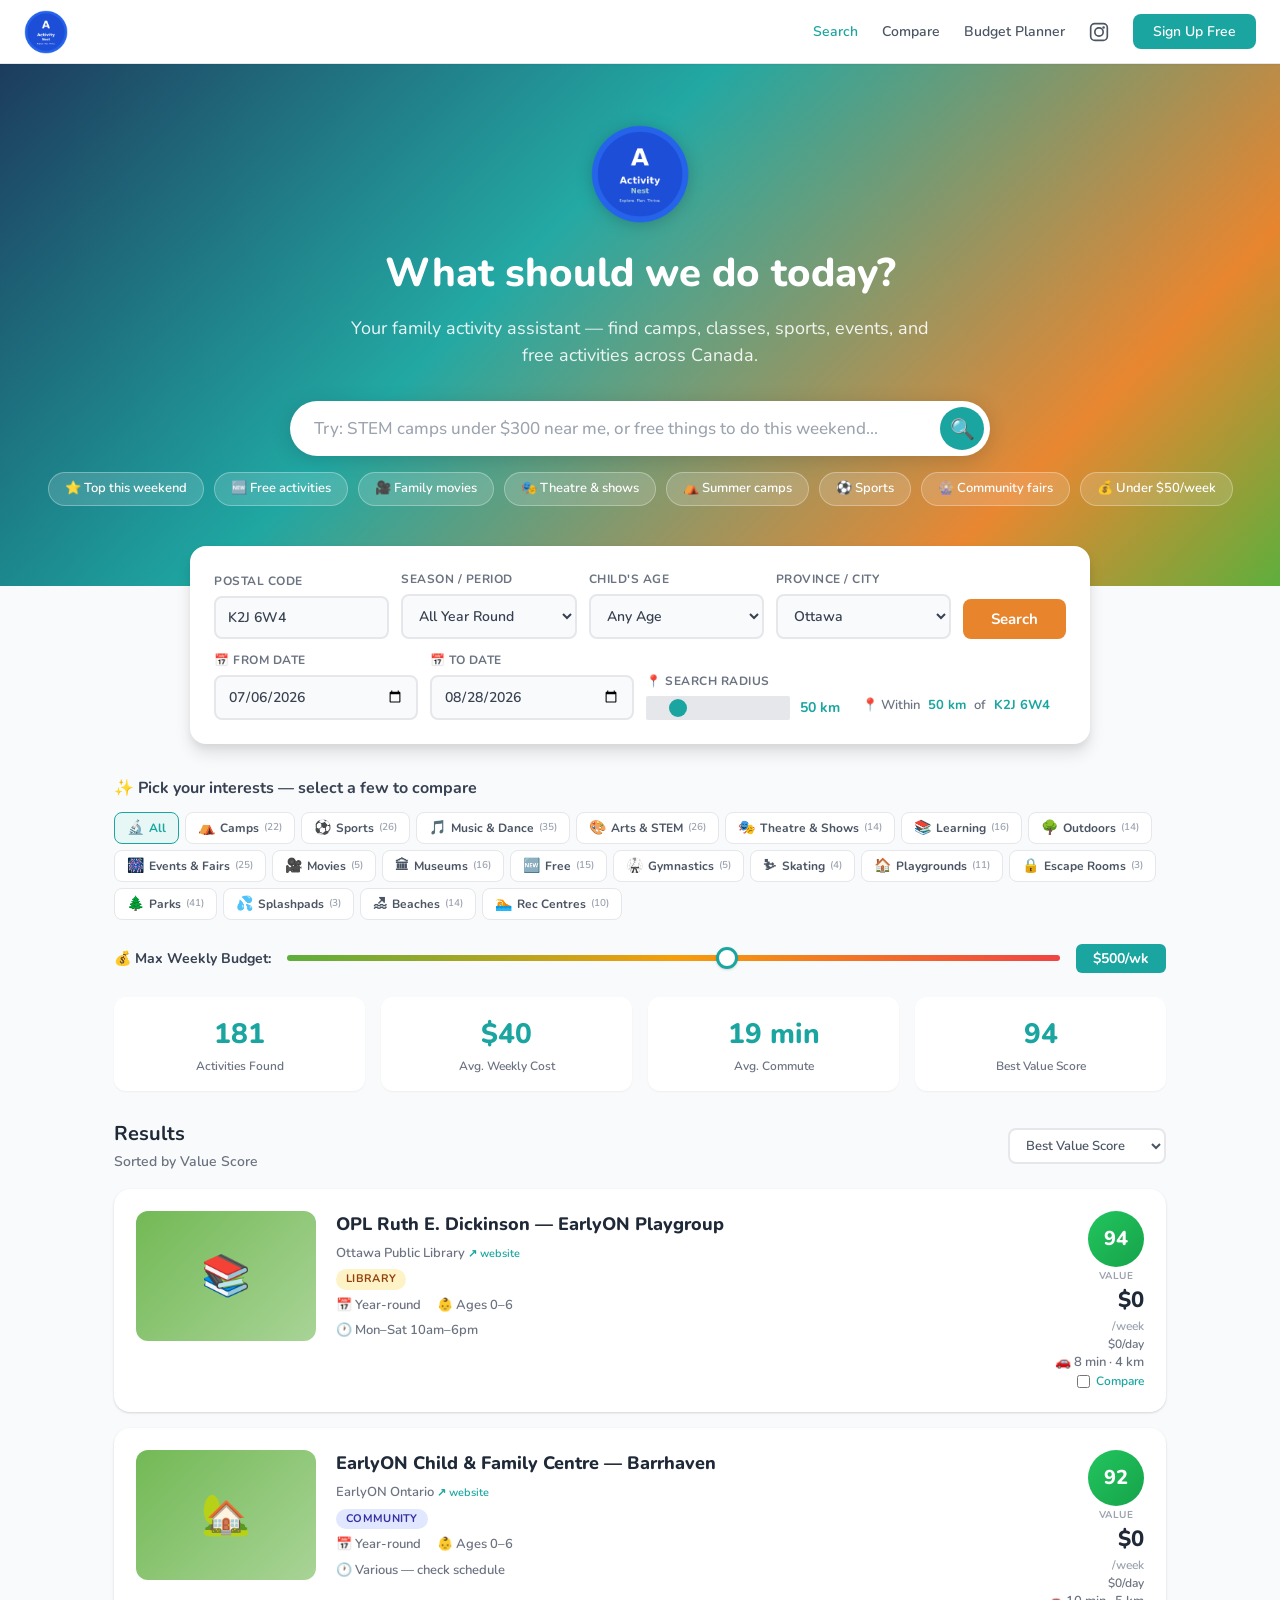
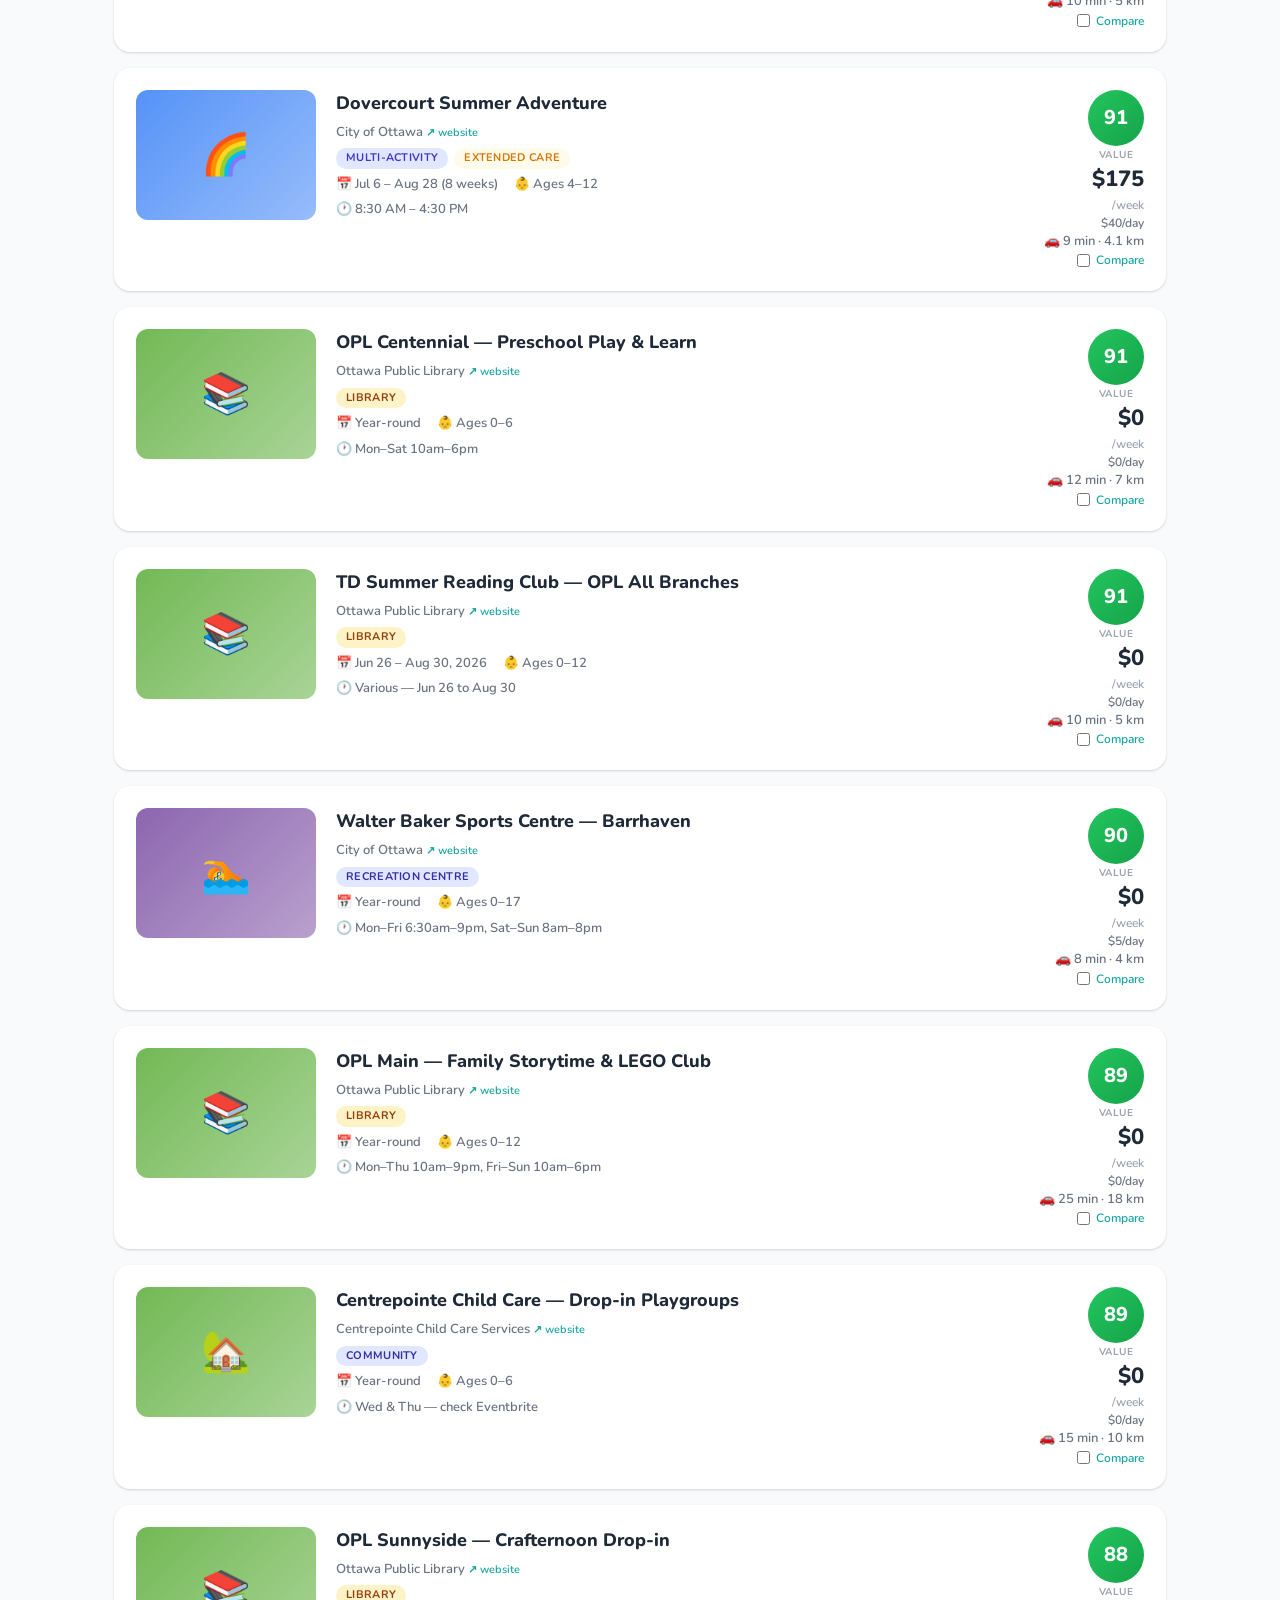
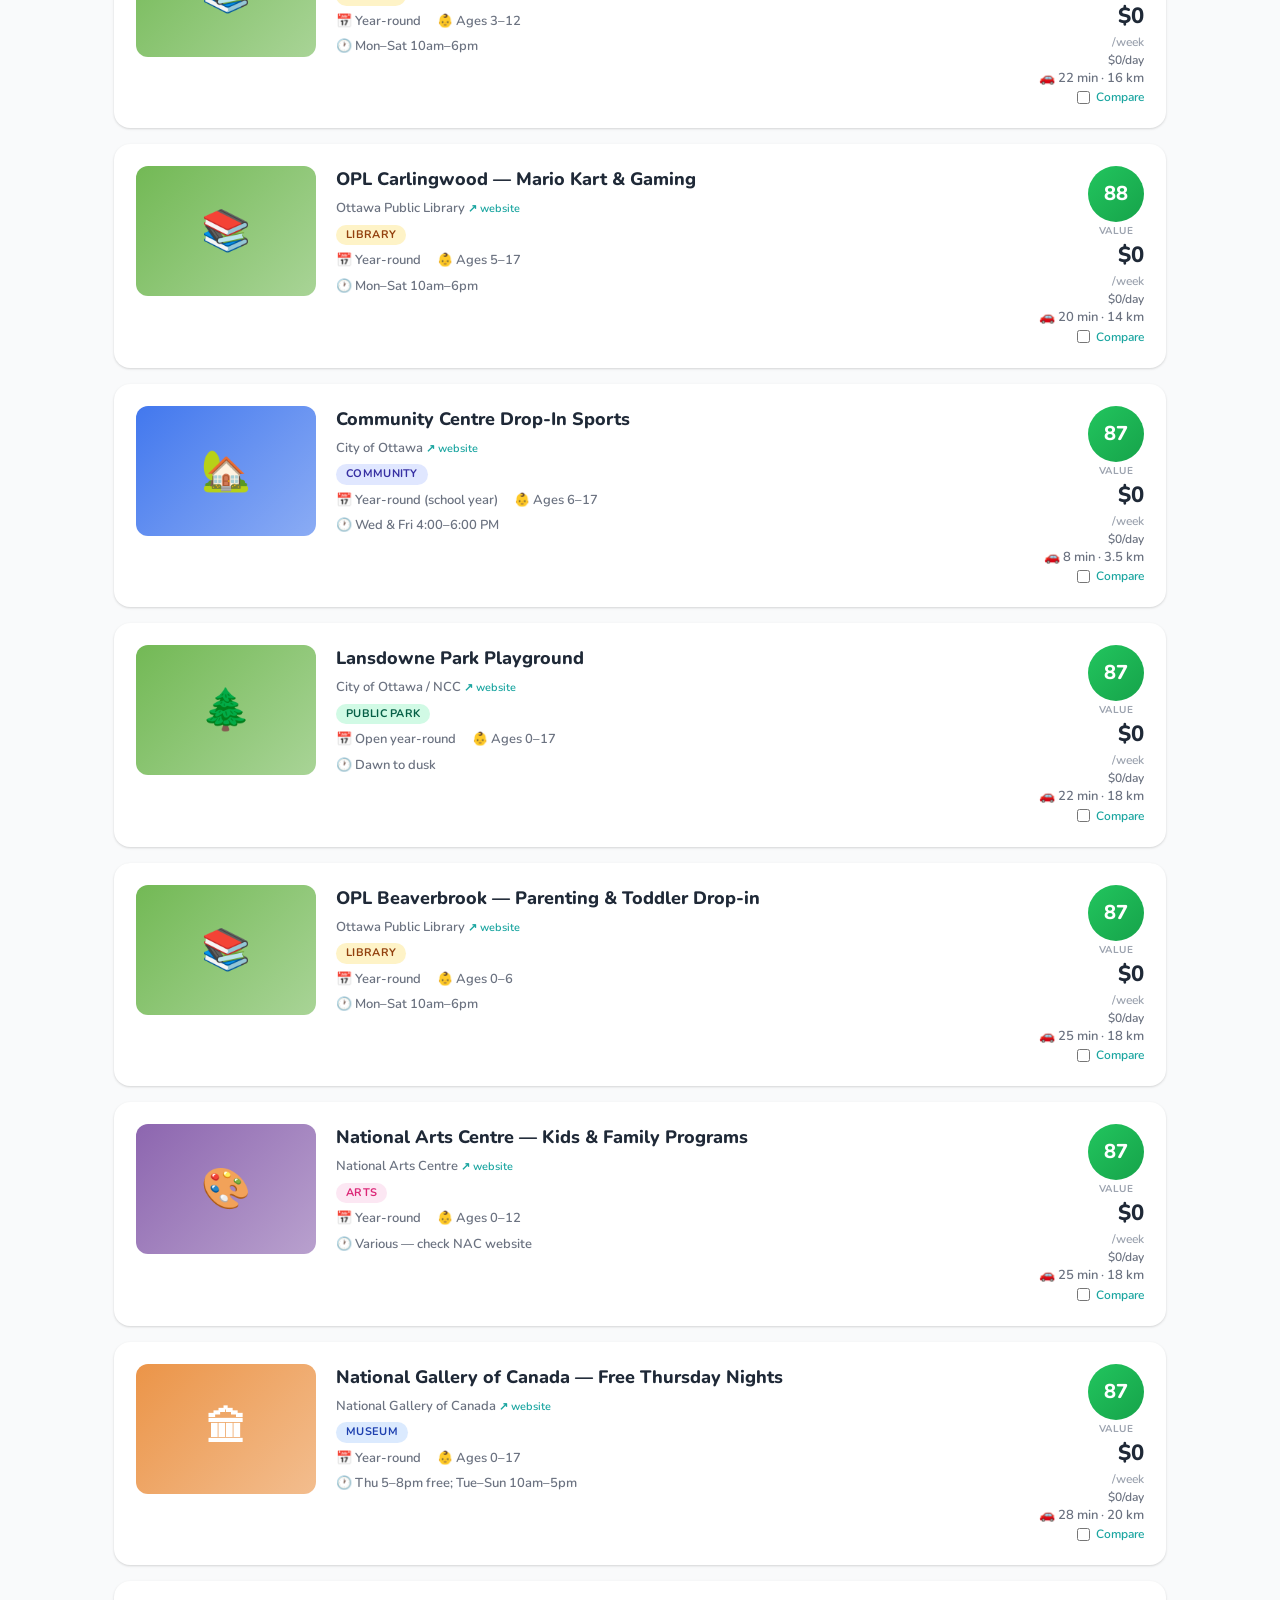
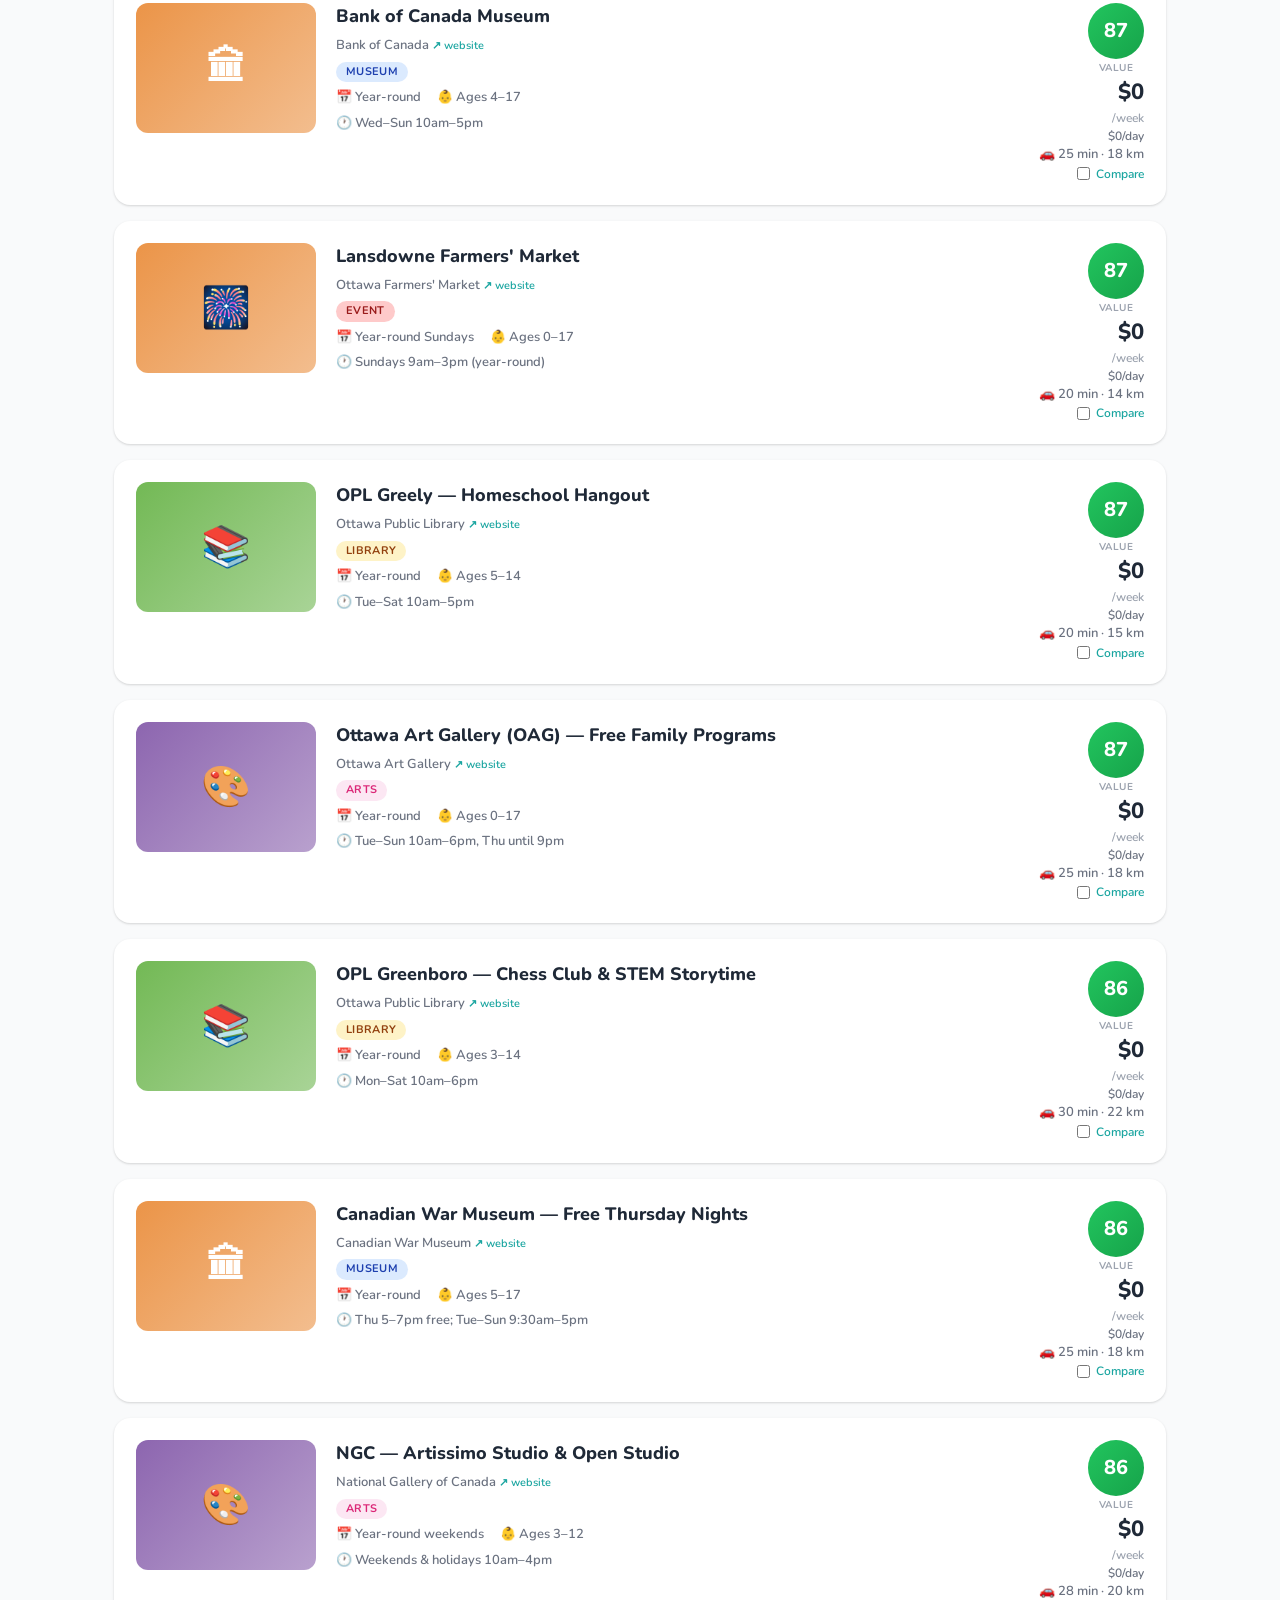
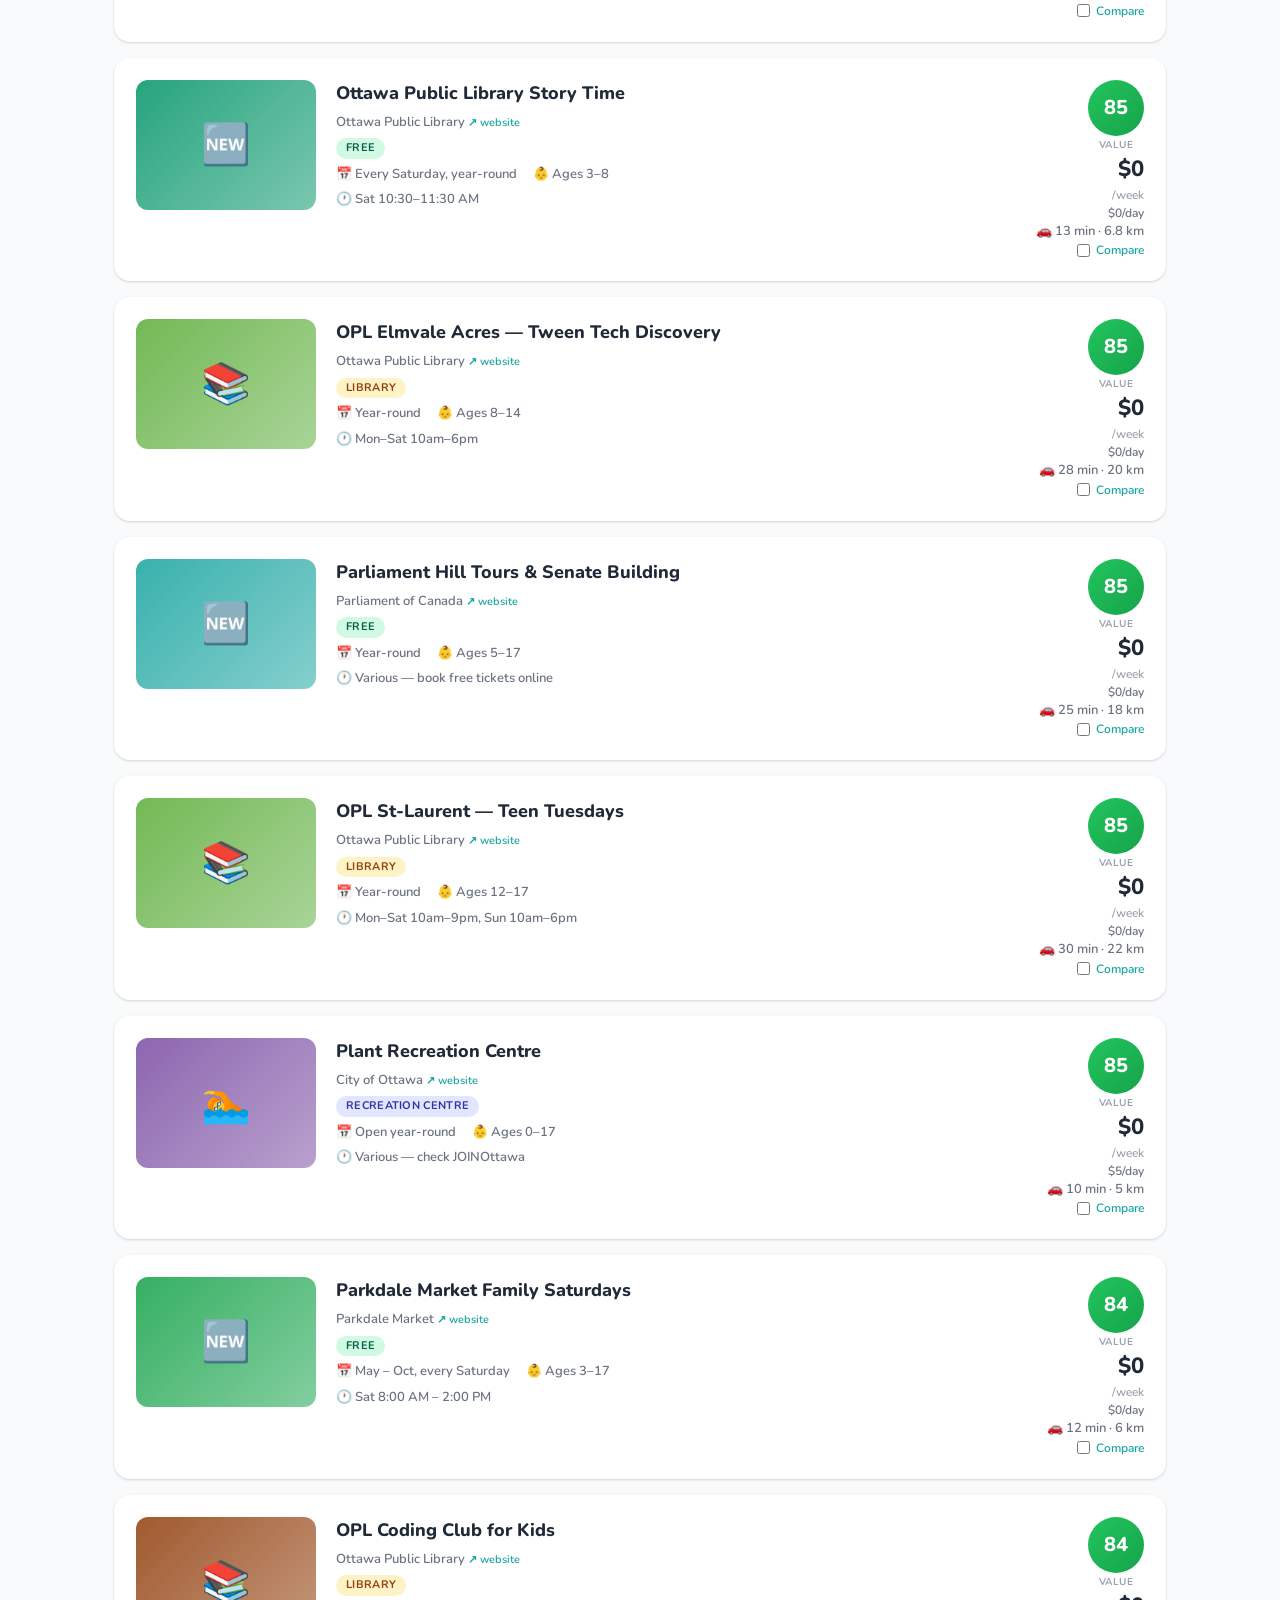
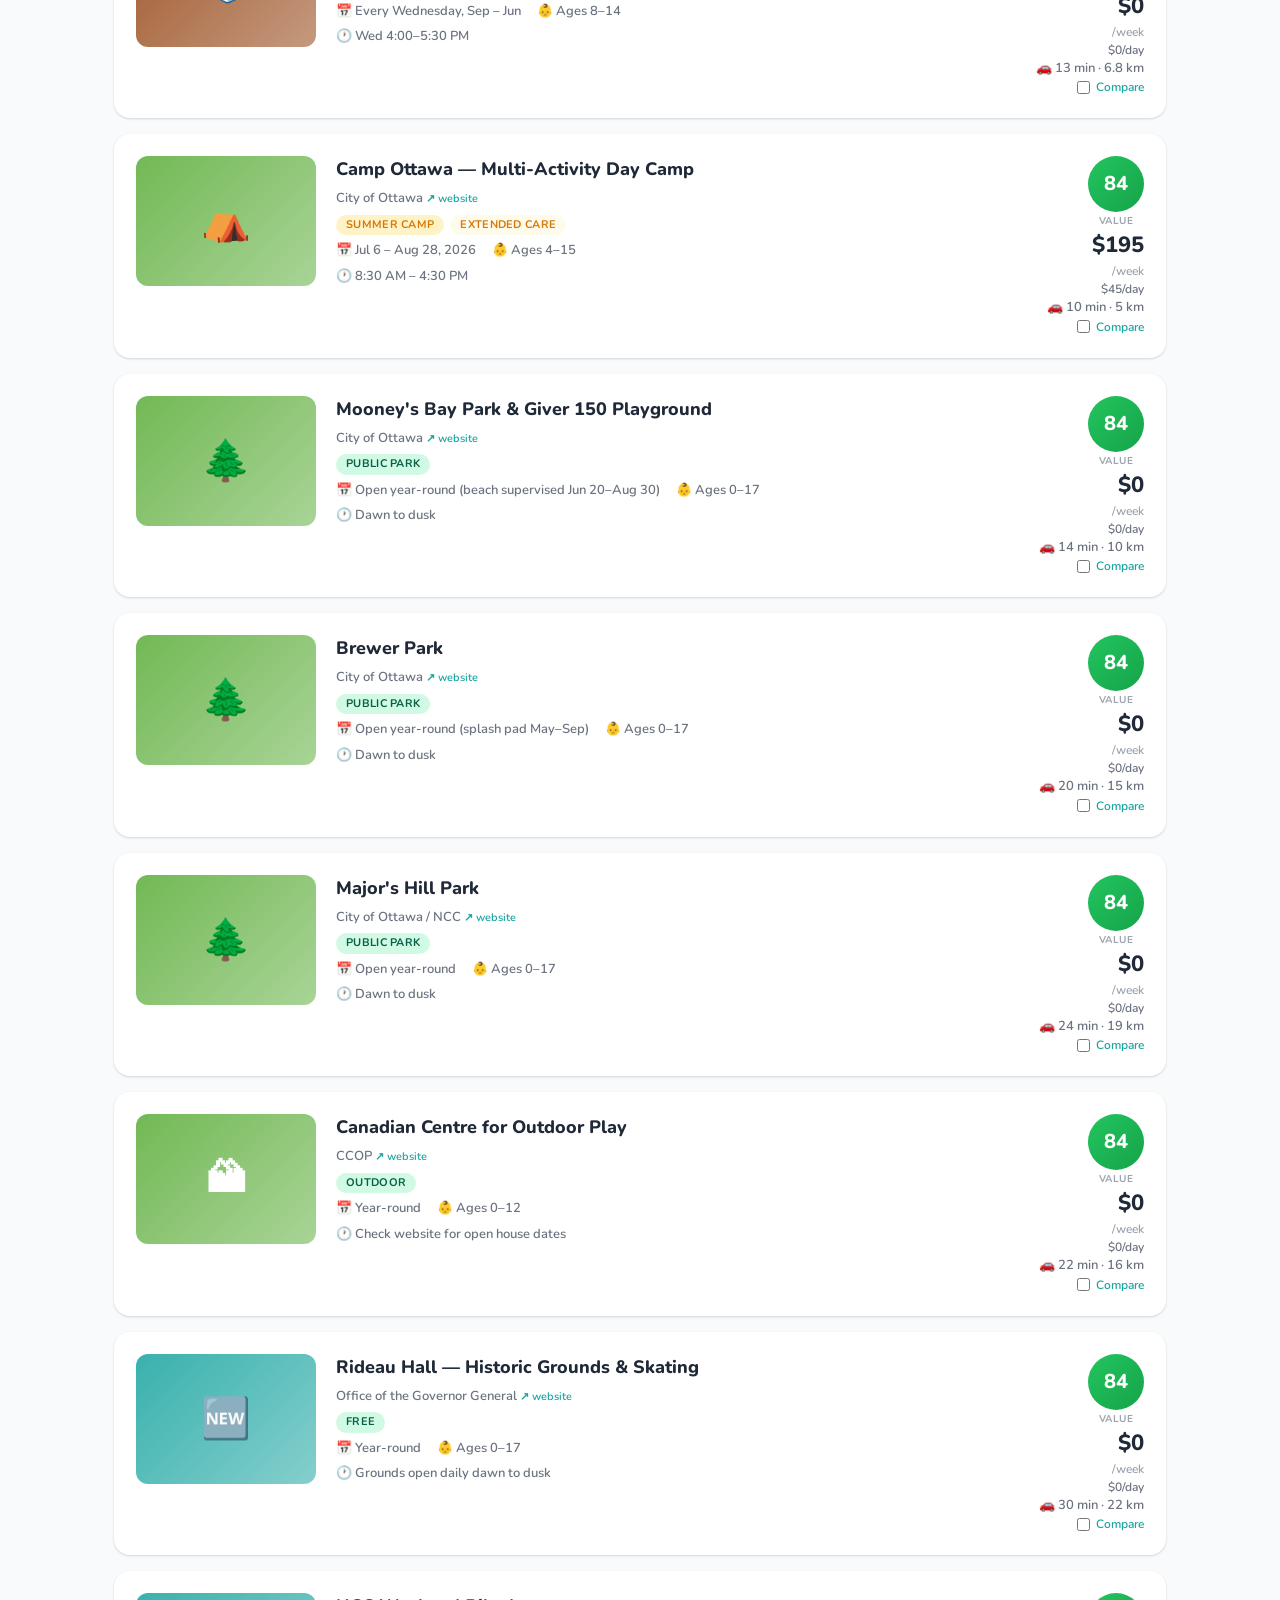
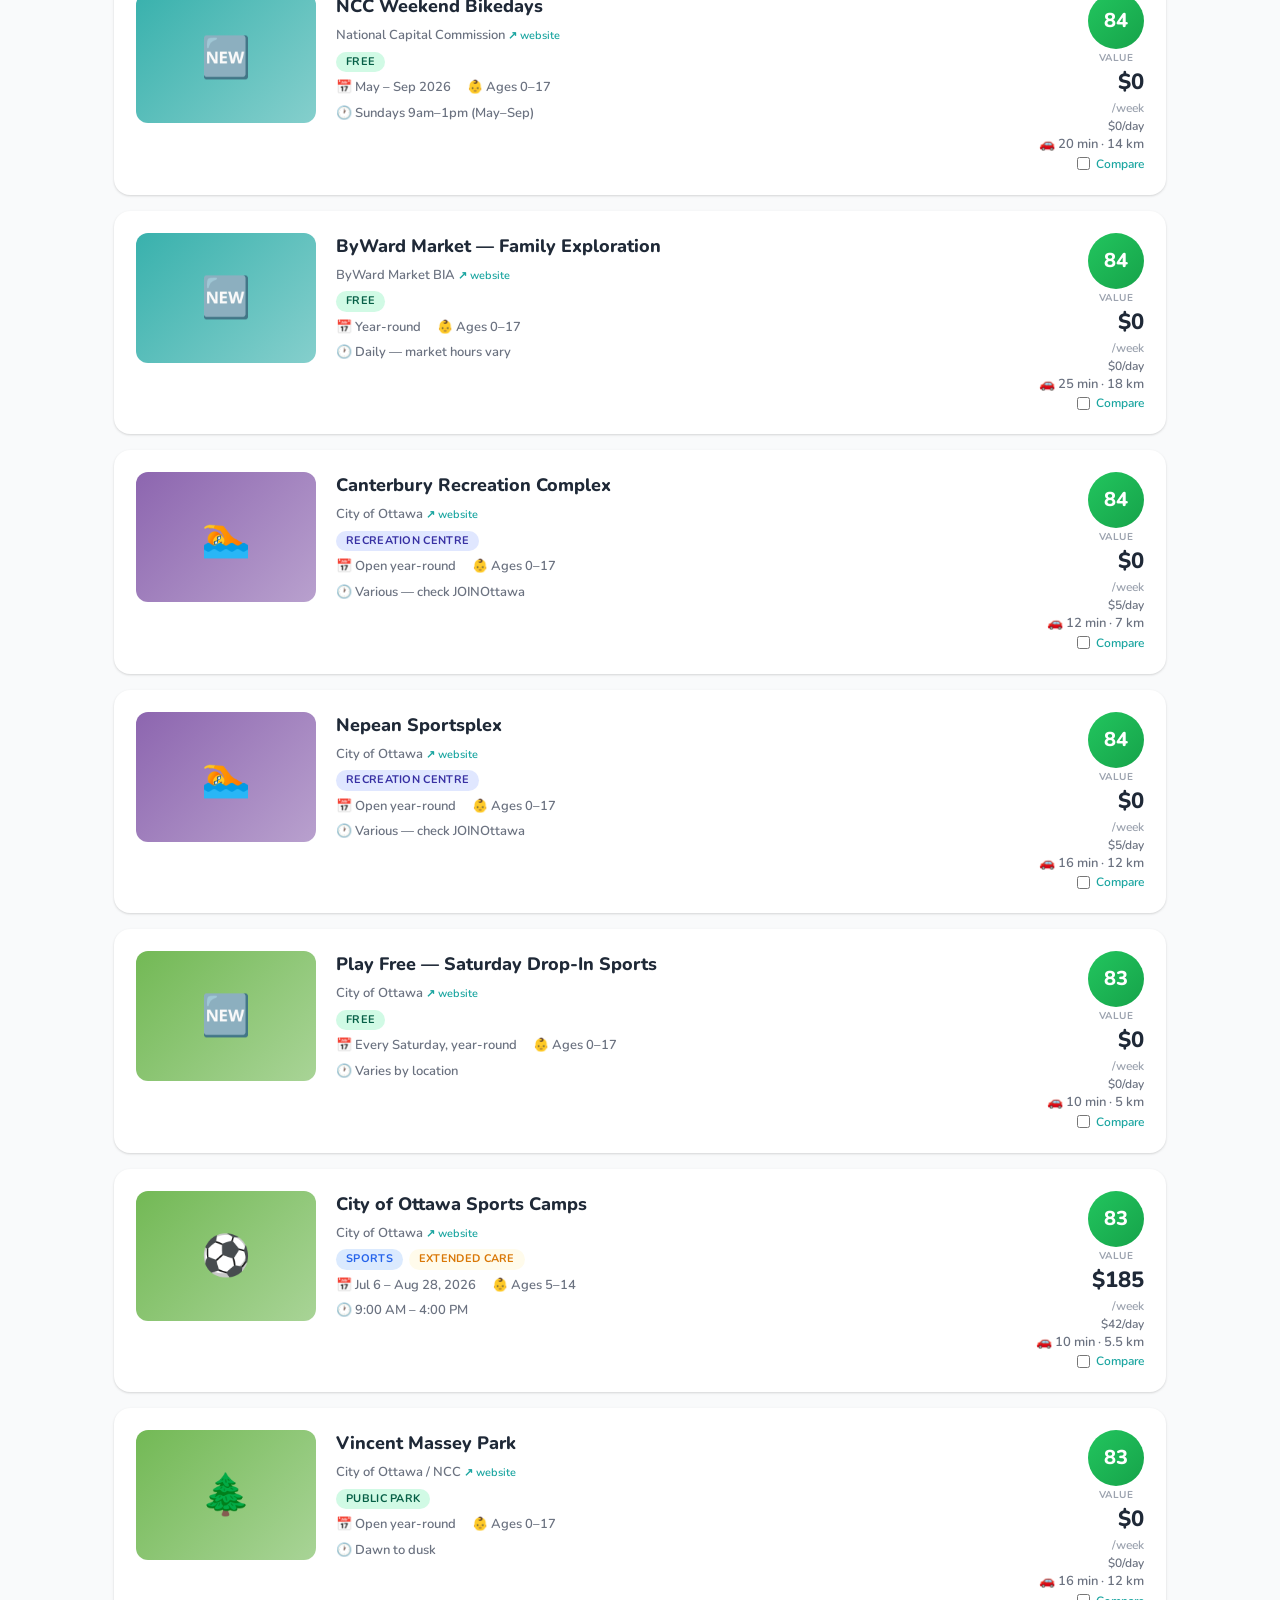
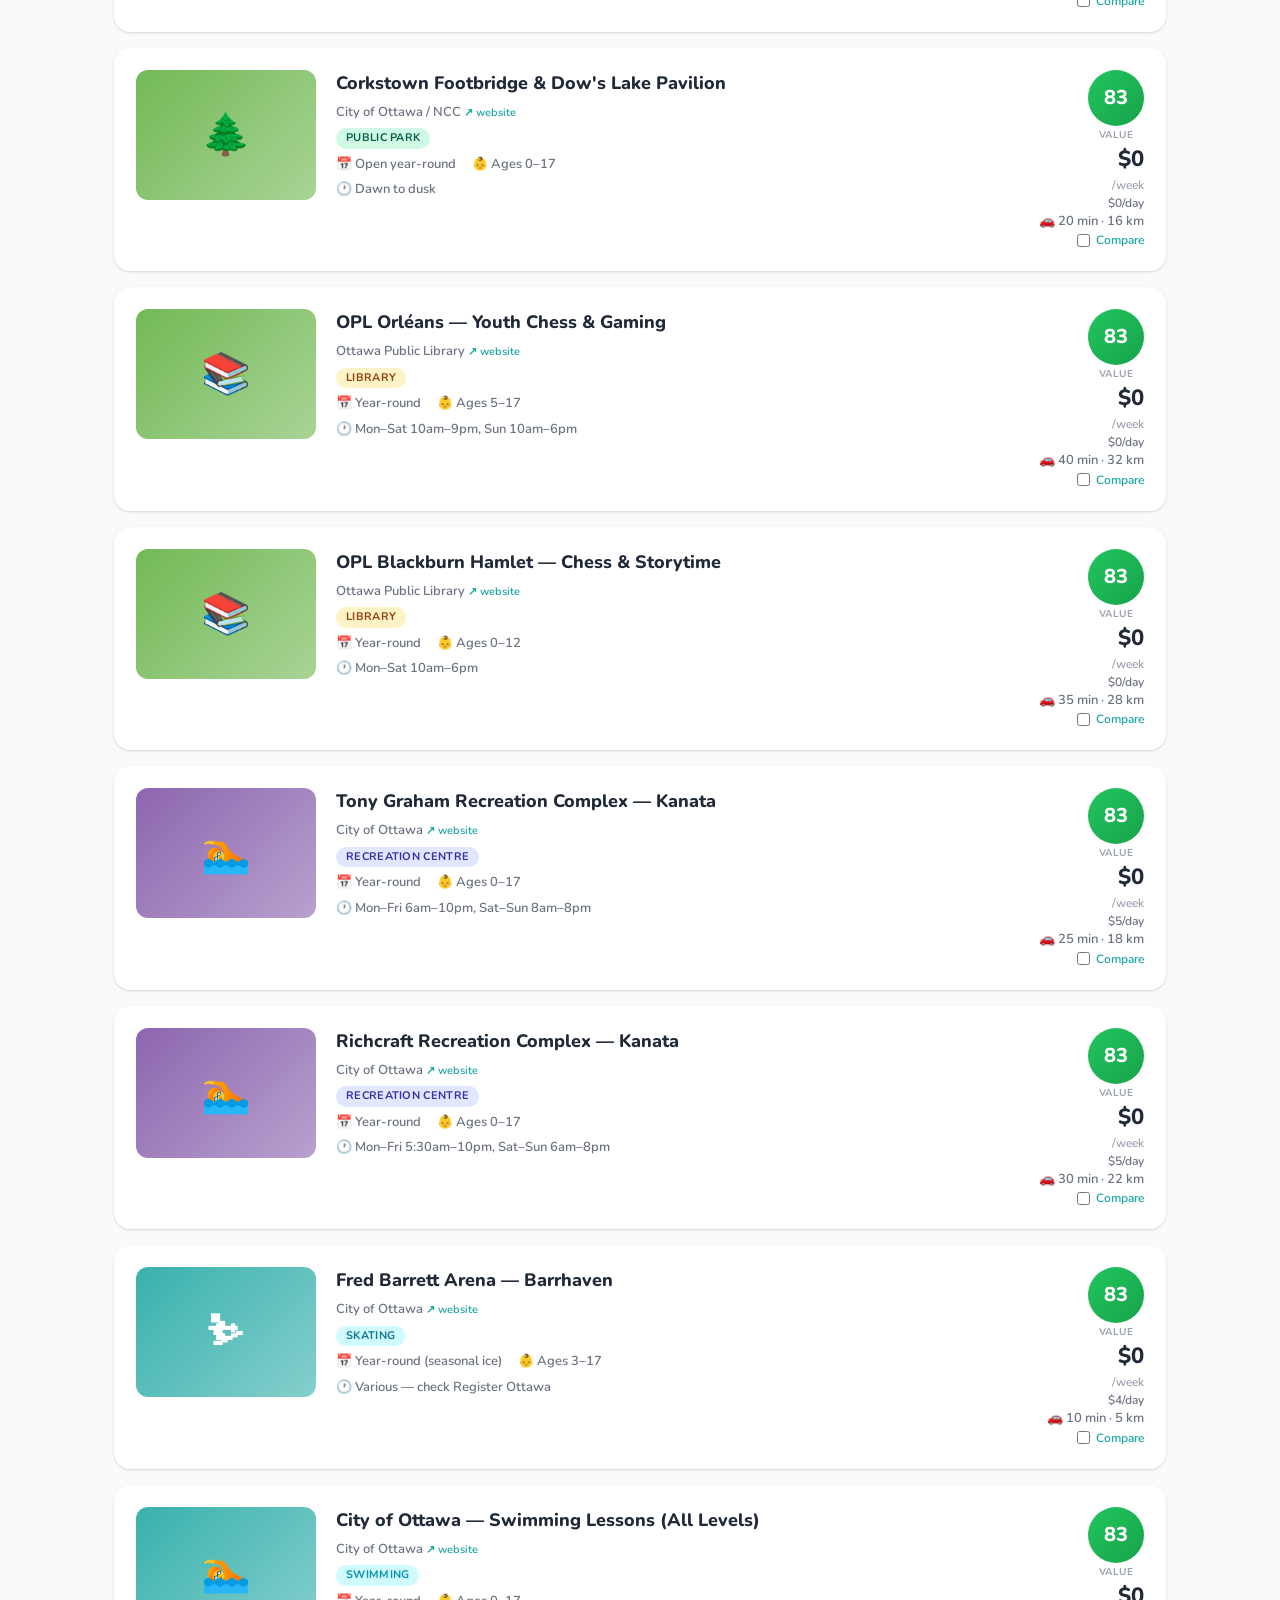
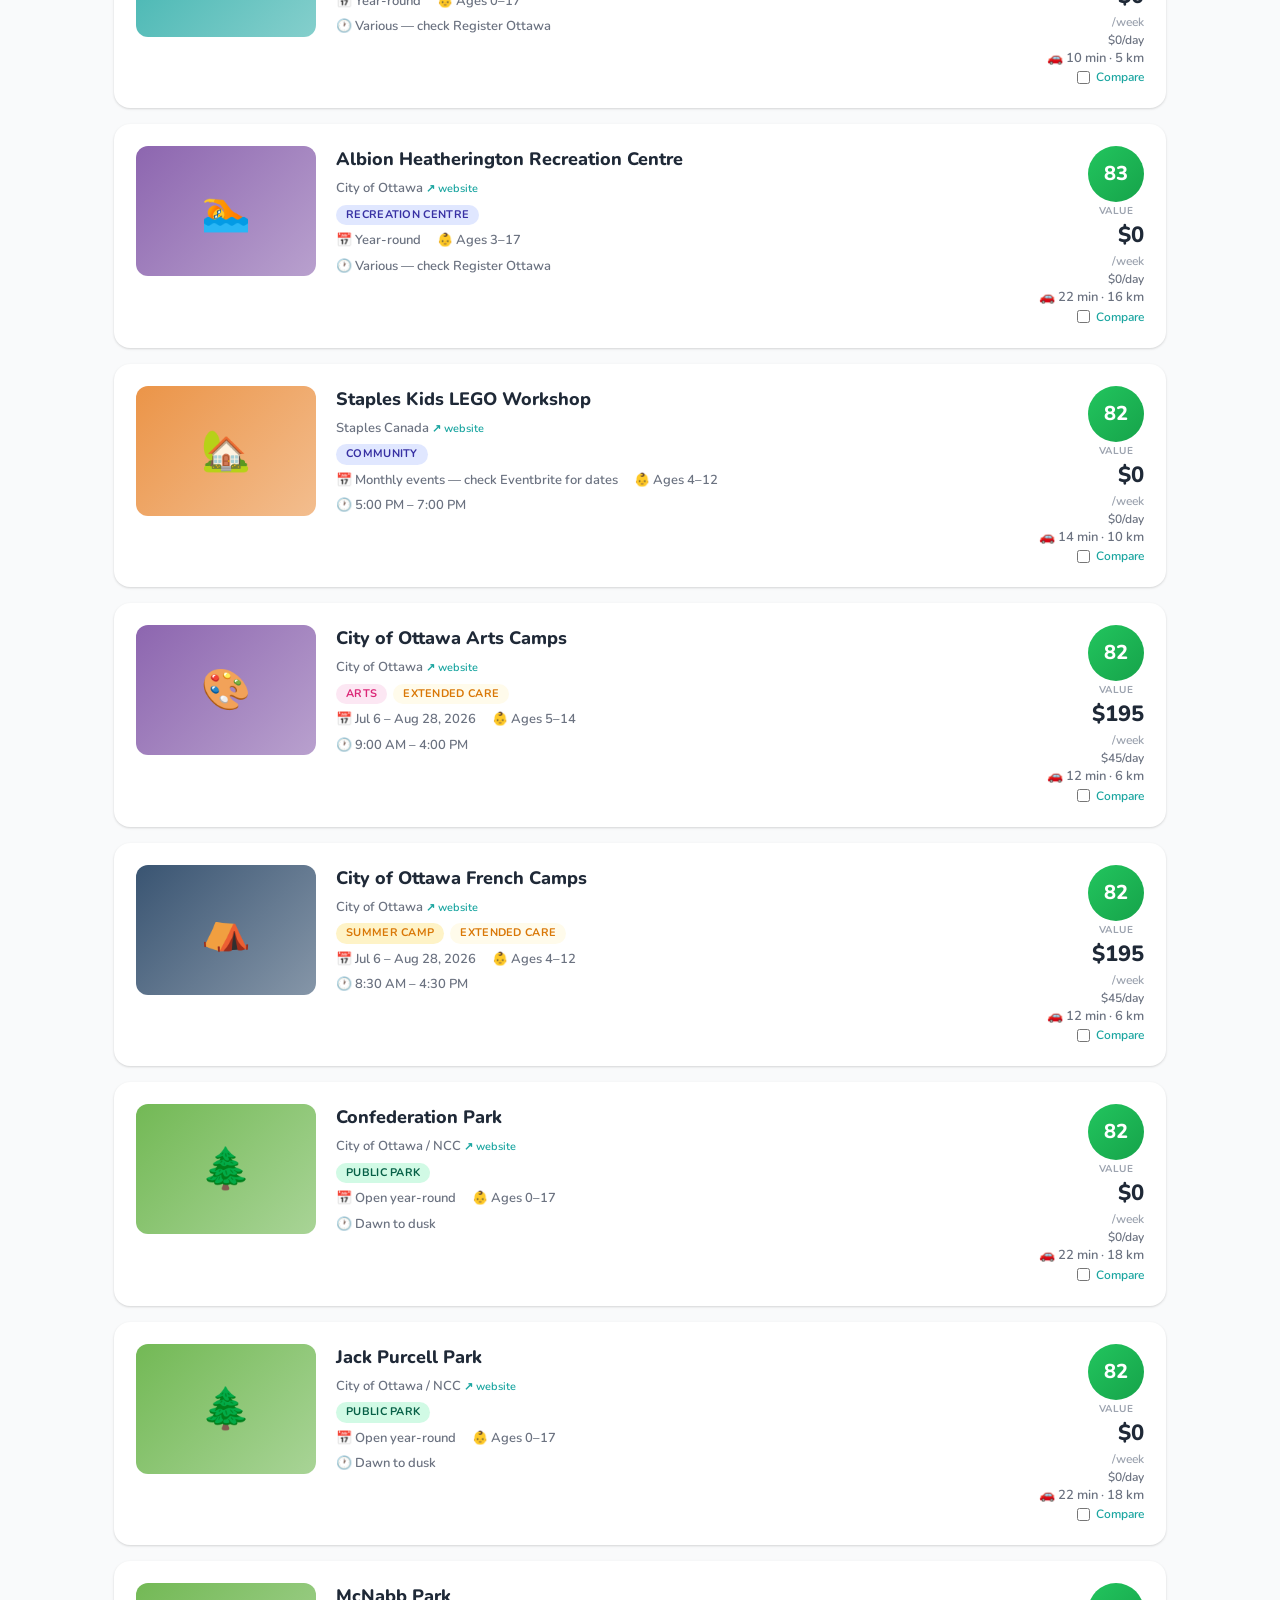
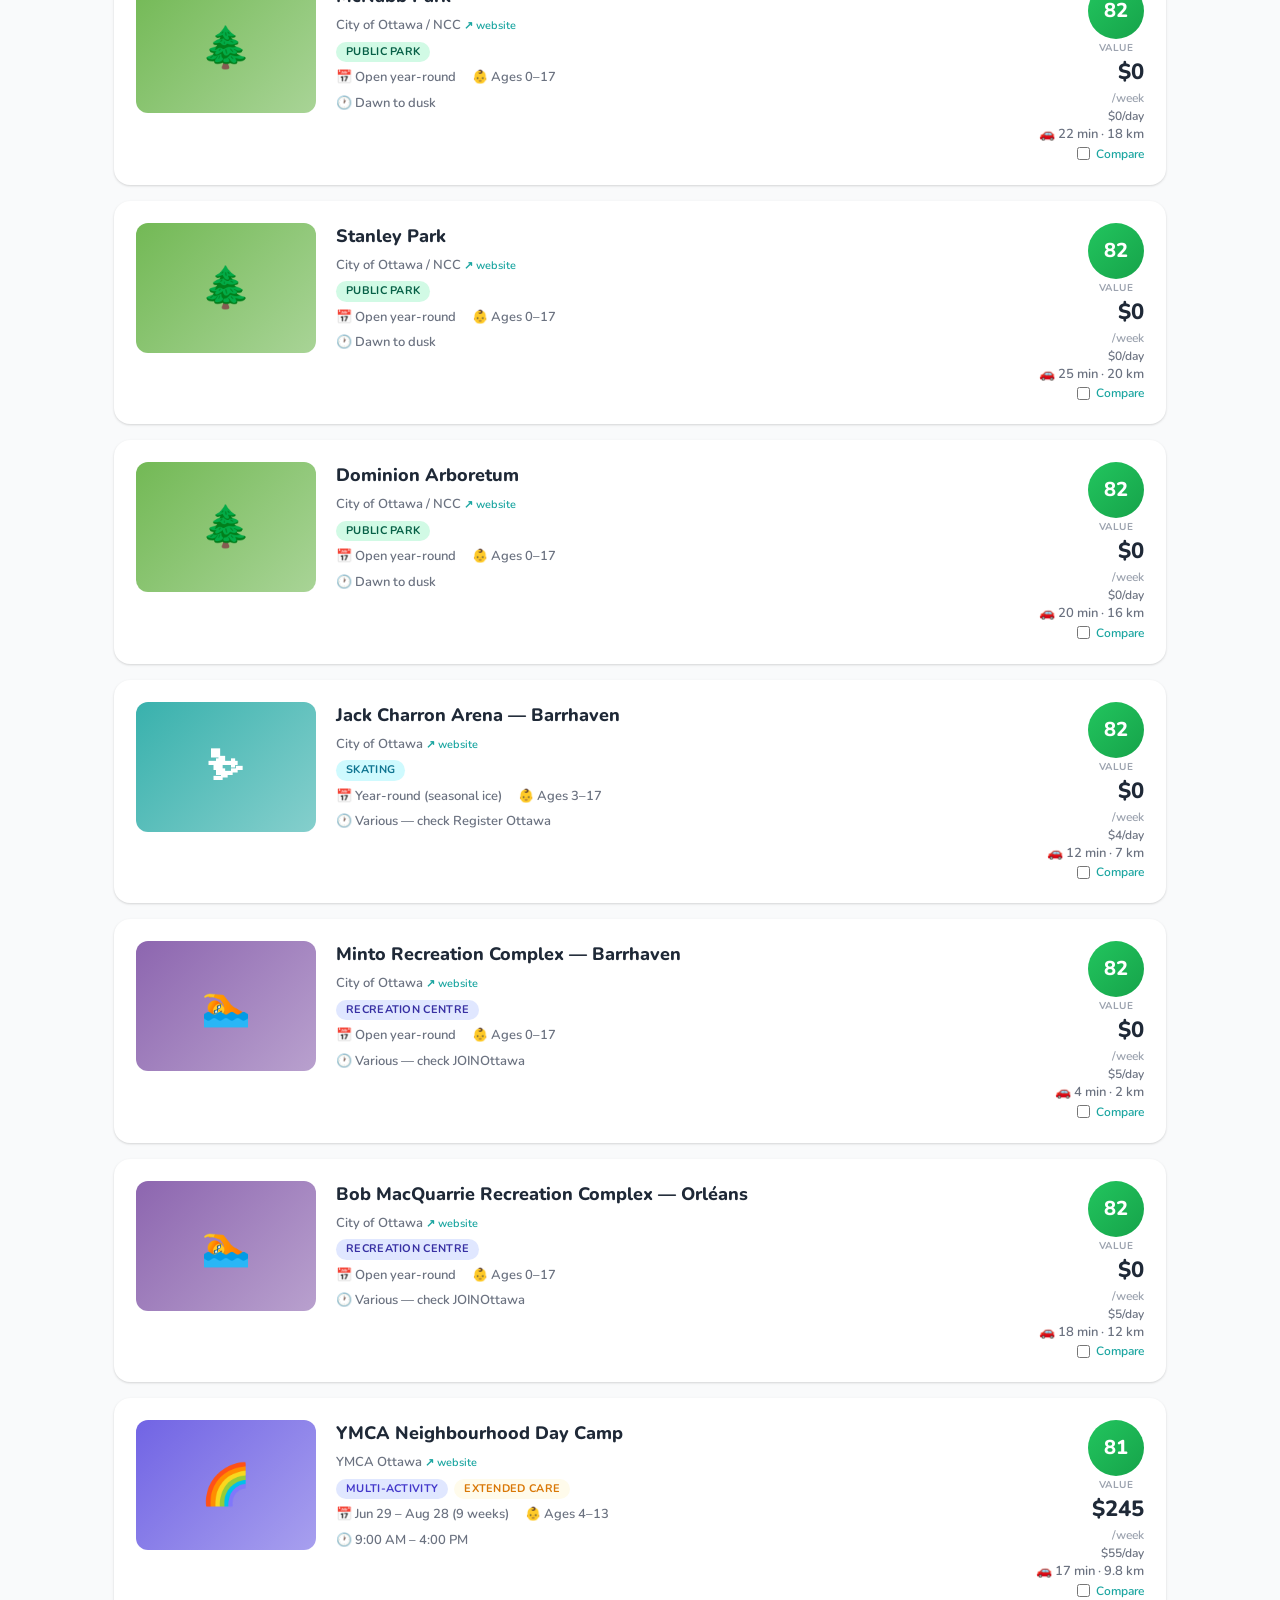
<file: index.html>
<!DOCTYPE html>
<html lang="en">
<head>
<meta charset="UTF-8">
<meta name="viewport" content="width=device-width, initial-scale=1.0">
<title>ActivityNest — Explore · Plan · Thrive</title>
<link href="https://fonts.googleapis.com/css2?family=Nunito:wght@400;600;700;800&display=swap" rel="stylesheet">
<style>
:root {
  --primary: #1B3A5C;
  --primary-light: #2A5580;
  --primary-bg: #E8EFF6;
  --accent: #E8842C;
  --accent-light: #F09D4E;
  --green: #5DAE3B;
  --green-bg: #EFF7EB;
  --yellow: #F59E0B;
  --yellow-bg: #FFFBEB;
  --red: #EF4444;
  --blue: #2E8BC0;
  --blue-bg: #E8F4FA;
  --teal: #1AA5A0;
  --teal-bg: #E6F7F6;
  --purple: #7B4EA3;
  --purple-bg: #F3EDF8;
  --brown: #6B4226;
  --gray-50: #F9FAFB;
  --gray-100: #F3F4F6;
  --gray-200: #E5E7EB;
  --gray-300: #D1D5DB;
  --gray-400: #9CA3AF;
  --gray-500: #6B7280;
  --gray-600: #4B5563;
  --gray-700: #374151;
  --gray-800: #1F2937;
  --shadow-sm: 0 1px 2px rgba(0,0,0,0.05);
  --shadow: 0 1px 3px rgba(0,0,0,0.1), 0 1px 2px rgba(0,0,0,0.06);
  --shadow-md: 0 4px 6px rgba(0,0,0,0.07), 0 2px 4px rgba(0,0,0,0.06);
  --shadow-lg: 0 10px 15px rgba(0,0,0,0.1), 0 4px 6px rgba(0,0,0,0.05);
  --radius: 12px;
  --radius-lg: 16px;
}

* { margin: 0; padding: 0; box-sizing: border-box; }

body {
  font-family: 'Nunito', sans-serif;
  background: var(--gray-50);
  color: var(--gray-800);
  line-height: 1.5;
}

/* ─── NAV ─── */
nav {
  background: white;
  border-bottom: 1px solid var(--gray-200);
  padding: 0 24px;
  height: 64px;
  display: flex;
  align-items: center;
  justify-content: space-between;
  position: sticky;
  top: 0;
  z-index: 100;
  box-shadow: var(--shadow-sm);
}
.logo {
  display: flex;
  align-items: center;
  gap: 0;
  text-decoration: none;
  cursor: pointer;
}
.logo img {
  height: 44px;
  width: auto;
}
.logo-text {
  font-size: 22px;
  font-weight: 800;
  display: flex;
  align-items: baseline;
}
.logo-text .activity { color: var(--primary); }
.logo-text .nest { color: var(--green); }
.nav-links { display: flex; gap: 24px; align-items: center; }
.nav-links a {
  text-decoration: none;
  color: var(--gray-600);
  font-weight: 600;
  font-size: 14px;
  cursor: pointer;
  transition: color 0.2s;
}
.nav-links a:hover, .nav-links a.active { color: var(--teal); }
.nav-btn {
  background: var(--teal);
  color: white;
  border: none;
  padding: 8px 20px;
  border-radius: 8px;
  font-family: inherit;
  font-weight: 700;
  font-size: 14px;
  cursor: pointer;
  transition: background 0.2s;
}
.nav-btn:hover { background: #15908B; }
.social-link {
  color: var(--gray-500);
  transition: color 0.2s;
  display: flex;
  align-items: center;
}
.social-link:hover { color: #E1306C; }

/* ─── HERO ─── */
.hero {
  background: linear-gradient(135deg, var(--primary) 0%, var(--teal) 40%, var(--accent) 80%, var(--green) 100%);
  padding: 60px 24px 80px;
  text-align: center;
  color: white;
  position: relative;
  overflow: hidden;
}
.hero::before {
  content: '';
  position: absolute;
  top: -50%;
  left: -50%;
  width: 200%;
  height: 200%;
  background: radial-gradient(circle, rgba(255,255,255,0.05) 0%, transparent 60%);
}
.hero h1 {
  font-size: 40px;
  font-weight: 800;
  margin-bottom: 12px;
  position: relative;
}
.hero p {
  font-size: 18px;
  opacity: 0.9;
  max-width: 600px;
  margin: 0 auto 32px;
  position: relative;
}

/* ─── SMART SEARCH BAR ─── */
.smart-search {
  max-width: 700px;
  margin: 0 auto;
  position: relative;
}
.smart-search-input {
  width: 100%;
  padding: 16px 56px 16px 24px;
  border: none;
  border-radius: 50px;
  font-family: inherit;
  font-size: 17px;
  font-weight: 600;
  color: var(--gray-800);
  box-shadow: 0 4px 20px rgba(0,0,0,0.15);
  outline: none;
  transition: box-shadow 0.3s;
}
.smart-search-input::placeholder { color: var(--gray-400); font-weight: 500; }
.smart-search-input:focus { box-shadow: 0 4px 30px rgba(0,0,0,0.25); }
.smart-search-btn {
  position: absolute;
  right: 6px;
  top: 6px;
  bottom: 6px;
  width: 44px;
  border: none;
  border-radius: 50%;
  background: var(--teal);
  color: white;
  font-size: 20px;
  cursor: pointer;
  display: flex;
  align-items: center;
  justify-content: center;
  transition: background 0.2s;
}
.smart-search-btn:hover { background: #15908B; }
.search-suggestions {
  position: absolute;
  top: 100%;
  left: 0;
  right: 0;
  background: white;
  border-radius: 16px;
  box-shadow: var(--shadow-lg);
  margin-top: 8px;
  padding: 8px;
  display: none;
  z-index: 50;
  max-height: 320px;
  overflow-y: auto;
}
.search-suggestions.open { display: block; }
.suggestion-item {
  padding: 10px 16px;
  border-radius: 10px;
  cursor: pointer;
  display: flex;
  align-items: center;
  gap: 10px;
  transition: background 0.15s;
}
.suggestion-item:hover { background: var(--gray-50); }
.suggestion-emoji { font-size: 20px; width: 28px; text-align: center; }
.suggestion-text { flex: 1; }
.suggestion-title { font-size: 14px; font-weight: 700; color: var(--gray-800); }
.suggestion-sub { font-size: 12px; color: var(--gray-400); }
.hero-quick-links {
  display: flex;
  gap: 10px;
  justify-content: center;
  flex-wrap: wrap;
  margin-top: 16px;
  position: relative;
}
.quick-link {
  padding: 6px 16px;
  border-radius: 20px;
  background: rgba(255,255,255,0.15);
  border: 1px solid rgba(255,255,255,0.3);
  color: white;
  font-size: 13px;
  font-weight: 600;
  cursor: pointer;
  transition: background 0.2s;
  text-decoration: none;
}
.quick-link:hover { background: rgba(255,255,255,0.3); }

/* ─── INTEREST PICKER ─── */
.interest-section {
  max-width: 1100px;
  margin: 0 auto 24px;
  padding: 0 24px;
}
.interest-header {
  display: flex;
  justify-content: space-between;
  align-items: center;
  margin-bottom: 12px;
}
.interest-header h3 {
  font-size: 16px;
  color: var(--gray-700);
}
.interest-compare-btn {
  background: var(--accent);
  color: white;
  border: none;
  padding: 8px 20px;
  border-radius: 8px;
  font-family: inherit;
  font-weight: 700;
  font-size: 13px;
  cursor: pointer;
  transition: background 0.2s;
  display: none;
}
.interest-compare-btn.visible { display: inline-flex; align-items: center; gap: 6px; }
.interest-compare-btn:hover { background: var(--accent-light); }
/* shared style for both interest picker and filter chips */
.cat-grid {
  display: flex;
  gap: 6px;
  flex-wrap: wrap;
}
.cat-item {
  background: white;
  border: 1.5px solid var(--gray-200);
  border-radius: 8px;
  padding: 6px 12px;
  cursor: pointer;
  transition: all 0.15s;
  user-select: none;
  display: flex;
  align-items: center;
  gap: 5px;
  font-size: 12px;
  font-weight: 700;
  color: var(--gray-600);
  white-space: nowrap;
}
.cat-item:hover { border-color: var(--teal); color: var(--teal); }
.cat-item.active,
.cat-item.selected { border-color: var(--teal); background: var(--teal-bg); color: var(--teal); }
.cat-item .emoji { font-size: 14px; line-height: 1; }
.cat-item .count { font-size: 10px; color: var(--gray-400); font-weight: 600; }

/* ─── SEARCH BOX ─── */
.search-box {
  background: white;
  border-radius: var(--radius-lg);
  padding: 24px;
  max-width: 900px;
  margin: -40px auto 32px;
  position: relative;
  z-index: 10;
  box-shadow: var(--shadow-lg);
}
.search-row {
  display: grid;
  grid-template-columns: 1fr 1fr 1fr 1fr auto;
  gap: 12px;
  align-items: end;
}
.search-row-2 {
  display: grid;
  grid-template-columns: 1fr 1fr;
  gap: 12px;
  align-items: end;
  margin-top: 12px;
}
.radius-control {
  display: flex;
  align-items: center;
  gap: 10px;
}
.radius-control input[type="range"] {
  flex: 1;
  -webkit-appearance: none;
  height: 4px;
  border-radius: 2px;
  background: var(--gray-200);
  outline: none;
}
.radius-control input[type="range"]::-webkit-slider-thumb {
  -webkit-appearance: none;
  width: 18px;
  height: 18px;
  border-radius: 50%;
  background: var(--teal);
  cursor: pointer;
}
.radius-value {
  font-weight: 700;
  font-size: 14px;
  color: var(--teal);
  min-width: 50px;
}
.search-field label {
  display: block;
  font-size: 12px;
  font-weight: 700;
  color: var(--gray-500);
  text-transform: uppercase;
  letter-spacing: 0.5px;
  margin-bottom: 6px;
}
.search-field select,
.search-field input {
  width: 100%;
  padding: 10px 12px;
  border: 2px solid var(--gray-200);
  border-radius: 8px;
  font-family: inherit;
  font-size: 14px;
  font-weight: 600;
  color: var(--gray-700);
  background: var(--gray-50);
  transition: border-color 0.2s;
}
.search-field select:focus,
.search-field input:focus {
  outline: none;
  border-color: var(--teal);
  background: white;
}
.search-btn {
  background: var(--accent);
  color: white;
  border: none;
  padding: 10px 28px;
  border-radius: 8px;
  font-family: inherit;
  font-weight: 700;
  font-size: 15px;
  cursor: pointer;
  transition: background 0.2s;
  white-space: nowrap;
}
.search-btn:hover { background: var(--accent-light); }


/* ─── BUDGET SLIDER ─── */
.budget-control {
  max-width: 1100px;
  margin: 0 auto 24px;
  padding: 0 24px;
  display: flex;
  align-items: center;
  gap: 16px;
}
.budget-control label {
  font-size: 14px;
  font-weight: 700;
  color: var(--gray-700);
  white-space: nowrap;
}
.budget-control input[type="range"] {
  flex: 1;
  -webkit-appearance: none;
  height: 6px;
  border-radius: 3px;
  background: linear-gradient(to right, var(--green) 0%, var(--yellow) 50%, var(--red) 100%);
  outline: none;
}
.budget-control input[type="range"]::-webkit-slider-thumb {
  -webkit-appearance: none;
  width: 22px;
  height: 22px;
  border-radius: 50%;
  background: white;
  border: 3px solid var(--teal);
  cursor: pointer;
  box-shadow: var(--shadow);
}
.budget-value {
  background: var(--teal);
  color: white;
  padding: 4px 14px;
  border-radius: 6px;
  font-weight: 700;
  font-size: 14px;
  min-width: 90px;
  text-align: center;
}

/* ─── RESULTS ─── */
.results-container {
  max-width: 1100px;
  margin: 0 auto;
  padding: 0 24px 60px;
}
.results-header {
  display: flex;
  justify-content: space-between;
  align-items: center;
  margin-bottom: 16px;
}
.results-header h2 { font-size: 20px; color: var(--gray-800); }
.results-count { color: var(--gray-500); font-size: 14px; font-weight: 600; }
.sort-select {
  padding: 6px 12px;
  border: 2px solid var(--gray-200);
  border-radius: 8px;
  font-family: inherit;
  font-size: 13px;
  font-weight: 600;
  color: var(--gray-600);
  background: white;
}

/* ─── CAMP CARD ─── */
.camp-card {
  background: white;
  border-radius: var(--radius-lg);
  padding: 20px;
  margin-bottom: 16px;
  box-shadow: var(--shadow);
  display: grid;
  grid-template-columns: 180px 1fr auto;
  gap: 20px;
  transition: box-shadow 0.2s, transform 0.2s;
  cursor: pointer;
  border: 2px solid transparent;
}
.camp-card:hover {
  box-shadow: var(--shadow-lg);
  transform: translateY(-2px);
  border-color: var(--teal-bg);
}
.camp-image {
  width: 180px;
  height: 130px;
  border-radius: var(--radius);
  object-fit: cover;
  display: flex;
  align-items: center;
  justify-content: center;
  font-size: 40px;
  color: white;
  font-weight: 800;
  position: relative;
  overflow: hidden;
}
.camp-info { display: flex; flex-direction: column; gap: 6px; }
.camp-name { font-size: 18px; font-weight: 800; color: var(--gray-800); }
.camp-provider { font-size: 13px; color: var(--gray-500); font-weight: 600; }
.camp-tags { display: flex; gap: 6px; flex-wrap: wrap; }
.camp-tag {
  padding: 2px 10px;
  border-radius: 12px;
  font-size: 11px;
  font-weight: 700;
  text-transform: uppercase;
  letter-spacing: 0.3px;
}
.tag-sports { background: #DBEAFE; color: #2563EB; }
.tag-stem { background: #FEE2E2; color: #DC2626; }
.tag-arts { background: #FCE7F3; color: #DB2777; }
.tag-nature { background: #D1FAE5; color: #059669; }
.tag-multi { background: #E0E7FF; color: #4338CA; }
.camp-meta {
  display: flex;
  gap: 16px;
  font-size: 13px;
  color: var(--gray-500);
  font-weight: 600;
}
.camp-meta-item { display: flex; align-items: center; gap: 4px; }
.camp-right {
  display: flex;
  flex-direction: column;
  align-items: flex-end;
  justify-content: space-between;
  min-width: 160px;
}

/* ─── VALUE SCORE ─── */
.value-score {
  display: flex;
  flex-direction: column;
  align-items: center;
  gap: 2px;
}
.value-score-circle {
  width: 56px;
  height: 56px;
  border-radius: 50%;
  display: flex;
  align-items: center;
  justify-content: center;
  font-size: 20px;
  font-weight: 800;
  color: white;
}
.score-high { background: linear-gradient(135deg, #22C55E, #16A34A); }
.score-med { background: linear-gradient(135deg, #F59E0B, #D97706); }
.score-low { background: linear-gradient(135deg, #EF4444, #DC2626); }
.value-score-label { font-size: 10px; font-weight: 700; color: var(--gray-400); text-transform: uppercase; letter-spacing: 0.5px; }

.camp-price {
  text-align: right;
}
.camp-price .amount {
  font-size: 22px;
  font-weight: 800;
  color: var(--gray-800);
}
.camp-price .period {
  font-size: 12px;
  color: var(--gray-400);
  font-weight: 600;
}
.camp-price .per-day {
  font-size: 12px;
  color: var(--gray-500);
  font-weight: 600;
}

.camp-commute {
  display: flex;
  align-items: center;
  gap: 4px;
  font-size: 13px;
  color: var(--gray-500);
  font-weight: 600;
}

.compare-check {
  display: flex;
  align-items: center;
  gap: 6px;
  font-size: 12px;
  font-weight: 600;
  color: var(--teal);
  cursor: pointer;
}
.compare-check input { accent-color: var(--teal); }

/* ─── DETAIL MODAL ─── */
.modal-overlay {
  position: fixed;
  inset: 0;
  background: rgba(0,0,0,0.5);
  z-index: 200;
  display: none;
  align-items: center;
  justify-content: center;
  padding: 24px;
}
.modal-overlay.open { display: flex; }
.modal {
  background: white;
  border-radius: var(--radius-lg);
  max-width: 700px;
  width: 100%;
  max-height: 90vh;
  overflow-y: auto;
  box-shadow: var(--shadow-lg);
}
.modal-header {
  padding: 24px 24px 0;
  display: flex;
  justify-content: space-between;
  align-items: start;
}
.modal-close {
  background: var(--gray-100);
  border: none;
  width: 32px;
  height: 32px;
  border-radius: 8px;
  font-size: 18px;
  cursor: pointer;
  color: var(--gray-500);
  display: flex;
  align-items: center;
  justify-content: center;
}
.modal-body { padding: 16px 24px 24px; }
.detail-grid {
  display: grid;
  grid-template-columns: 1fr 1fr;
  gap: 12px;
  margin: 16px 0;
}
.detail-item {
  background: var(--gray-50);
  padding: 12px 16px;
  border-radius: var(--radius);
}
.detail-item .label { font-size: 11px; font-weight: 700; color: var(--gray-400); text-transform: uppercase; letter-spacing: 0.5px; }
.detail-item .value { font-size: 16px; font-weight: 700; color: var(--gray-800); margin-top: 2px; }
.detail-item .sub { font-size: 12px; color: var(--gray-500); font-weight: 600; }

.score-breakdown {
  background: var(--gray-50);
  border-radius: var(--radius);
  padding: 16px;
  margin: 16px 0;
}
.score-breakdown h4 { font-size: 14px; margin-bottom: 12px; color: var(--gray-700); }
.score-bar-row {
  display: flex;
  align-items: center;
  gap: 10px;
  margin-bottom: 8px;
}
.score-bar-label { font-size: 12px; font-weight: 600; color: var(--gray-600); width: 110px; }
.score-bar-track {
  flex: 1;
  height: 8px;
  background: var(--gray-200);
  border-radius: 4px;
  overflow: hidden;
}
.score-bar-fill { height: 100%; border-radius: 4px; transition: width 0.5s; }
.score-bar-value { font-size: 12px; font-weight: 700; width: 30px; text-align: right; }

.register-btn {
  display: block;
  width: 100%;
  padding: 14px;
  background: var(--teal);
  color: white;
  border: none;
  border-radius: var(--radius);
  font-family: inherit;
  font-size: 16px;
  font-weight: 700;
  cursor: pointer;
  transition: background 0.2s;
  margin-top: 16px;
}
.register-btn:hover { background: #15908B; }

/* ─── COMPARE BAR ─── */
.compare-bar {
  position: fixed;
  bottom: 0;
  left: 0;
  right: 0;
  background: var(--primary);
  color: white;
  padding: 14px 24px;
  display: none;
  align-items: center;
  justify-content: space-between;
  z-index: 150;
  box-shadow: 0 -4px 12px rgba(0,0,0,0.15);
  gap: 12px;
}
.compare-bar.visible { display: flex; }
.compare-bar-left { display: flex; align-items: center; gap: 12px; flex: 1; min-width: 0; }
.compare-bar-info { font-weight: 700; font-size: 14px; white-space: nowrap; }
.compare-bar-items { display: flex; gap: 6px; flex-wrap: wrap; }
.compare-bar-tag {
  background: rgba(255,255,255,0.2);
  padding: 4px 10px;
  border-radius: 6px;
  font-size: 11px;
  font-weight: 600;
  display: flex;
  align-items: center;
  gap: 4px;
  white-space: nowrap;
}
.compare-bar-tag button {
  background: none;
  border: none;
  color: rgba(255,255,255,0.7);
  cursor: pointer;
  font-size: 13px;
  padding: 0;
  line-height: 1;
}
.compare-bar-tag button:hover { color: white; }
.compare-bar-btn {
  background: white;
  color: var(--primary);
  border: none;
  padding: 10px 24px;
  border-radius: 8px;
  font-family: inherit;
  font-weight: 700;
  font-size: 14px;
  cursor: pointer;
  white-space: nowrap;
}
.compare-bar-btn:hover { background: var(--gray-100); }
.compare-bar-clear {
  background: none;
  border: 1px solid rgba(255,255,255,0.3);
  color: white;
  padding: 10px 16px;
  border-radius: 8px;
  font-family: inherit;
  font-weight: 600;
  font-size: 13px;
  cursor: pointer;
  white-space: nowrap;
}
.compare-bar-clear:hover { background: rgba(255,255,255,0.1); }

/* ─── COMPARE VIEW ─── */
.compare-view {
  display: none;
  max-width: 1100px;
  margin: 0 auto;
  padding: 24px;
}
.compare-view.visible { display: block; }
.compare-grid {
  display: grid;
  gap: 16px;
}
.compare-table {
  width: 100%;
  border-collapse: collapse;
  background: white;
  border-radius: var(--radius-lg);
  overflow: hidden;
  box-shadow: var(--shadow);
}
.compare-table th {
  background: var(--teal);
  color: white;
  padding: 14px 16px;
  font-size: 14px;
  font-weight: 700;
  text-align: left;
}
.compare-table th:first-child { background: var(--gray-100); color: var(--gray-600); }
.compare-table td {
  padding: 12px 16px;
  border-bottom: 1px solid var(--gray-100);
  font-size: 14px;
  font-weight: 600;
}
.compare-table tr:last-child td { border-bottom: none; }
.compare-table td:first-child {
  color: var(--gray-500);
  font-weight: 700;
  background: var(--gray-50);
}
.compare-best {
  background: var(--green-bg) !important;
  color: var(--green) !important;
  font-weight: 700 !important;
}
.back-btn {
  background: var(--gray-100);
  border: none;
  padding: 8px 20px;
  border-radius: 8px;
  font-family: inherit;
  font-weight: 700;
  font-size: 14px;
  cursor: pointer;
  color: var(--gray-600);
  margin-bottom: 20px;
}

/* ─── STATS BAR ─── */
.stats-bar {
  max-width: 1100px;
  margin: 0 auto 28px;
  padding: 0 24px;
  display: grid;
  grid-template-columns: repeat(4, 1fr);
  gap: 16px;
}
.stat-card {
  background: white;
  border-radius: var(--radius);
  padding: 16px 20px;
  box-shadow: var(--shadow-sm);
  text-align: center;
}
.stat-number { font-size: 28px; font-weight: 800; color: var(--teal); }
.stat-label { font-size: 12px; font-weight: 600; color: var(--gray-500); margin-top: 2px; }

/* ─── BUDGET PLANNER ─── */
.planner-view { display: none; max-width: 1100px; margin: 0 auto; padding: 24px; }
.planner-view.visible { display: block; }

.planner-top {
  display: grid;
  grid-template-columns: 1fr 1fr;
  gap: 20px;
  margin-bottom: 24px;
}
.planner-card {
  background: white;
  border-radius: var(--radius-lg);
  padding: 20px;
  box-shadow: var(--shadow);
}
.planner-card h3 {
  font-size: 16px;
  color: var(--gray-700);
  margin-bottom: 12px;
}
.budget-input-row {
  display: flex;
  gap: 12px;
  align-items: center;
  margin-bottom: 12px;
}
.budget-input-row label {
  font-size: 13px;
  font-weight: 700;
  color: var(--gray-500);
  min-width: 100px;
}
.budget-input-row input {
  width: 120px;
  padding: 8px 12px;
  border: 2px solid var(--gray-200);
  border-radius: 8px;
  font-family: inherit;
  font-size: 16px;
  font-weight: 700;
  color: var(--gray-800);
}
.budget-meter {
  height: 12px;
  background: var(--gray-100);
  border-radius: 6px;
  overflow: hidden;
  margin: 8px 0;
}
.budget-meter-fill {
  height: 100%;
  border-radius: 6px;
  transition: width 0.3s, background 0.3s;
}
.budget-summary {
  display: flex;
  justify-content: space-between;
  font-size: 13px;
  font-weight: 600;
  color: var(--gray-500);
}
.budget-remaining {
  font-size: 28px;
  font-weight: 800;
  margin: 4px 0;
}

/* Children tabs */
.children-tabs {
  display: flex;
  gap: 8px;
  margin-bottom: 16px;
  flex-wrap: wrap;
}
.child-tab {
  padding: 6px 16px;
  border-radius: 20px;
  border: 2px solid var(--gray-200);
  font-family: inherit;
  font-size: 13px;
  font-weight: 700;
  cursor: pointer;
  background: white;
  color: var(--gray-600);
  transition: all 0.2s;
}
.child-tab.active { background: var(--teal); color: white; border-color: var(--teal); }
.child-tab.add-child {
  border-style: dashed;
  color: var(--gray-400);
}
.child-tab.add-child:hover { border-color: var(--teal); color: var(--teal); }

/* Calendar */
.planner-calendar {
  background: white;
  border-radius: var(--radius-lg);
  padding: 20px;
  box-shadow: var(--shadow);
  margin-bottom: 24px;
}
.calendar-header {
  display: flex;
  justify-content: space-between;
  align-items: center;
  margin-bottom: 16px;
}
.calendar-nav { display: flex; gap: 8px; align-items: center; }
.calendar-nav button {
  background: var(--gray-100);
  border: none;
  width: 32px;
  height: 32px;
  border-radius: 8px;
  font-size: 16px;
  cursor: pointer;
  color: var(--gray-600);
}
.calendar-nav span { font-size: 16px; font-weight: 700; color: var(--gray-800); min-width: 200px; text-align: center; }

.calendar-grid {
  display: grid;
  grid-template-columns: 80px repeat(7, 1fr);
  gap: 2px;
}
.calendar-day-header {
  padding: 8px 4px;
  text-align: center;
  font-size: 11px;
  font-weight: 700;
  color: var(--gray-400);
  text-transform: uppercase;
}
.calendar-time {
  padding: 4px 8px;
  font-size: 11px;
  font-weight: 600;
  color: var(--gray-400);
  text-align: right;
  display: flex;
  align-items: center;
  justify-content: flex-end;
}
.calendar-cell {
  min-height: 48px;
  background: var(--gray-50);
  border-radius: 6px;
  padding: 4px;
  position: relative;
  cursor: pointer;
  transition: background 0.2s;
}
.calendar-cell:hover { background: var(--teal-bg); }
.calendar-event {
  padding: 4px 8px;
  border-radius: 4px;
  font-size: 10px;
  font-weight: 700;
  color: white;
  white-space: nowrap;
  overflow: hidden;
  text-overflow: ellipsis;
  cursor: grab;
  position: relative;
}
.calendar-event .event-remove {
  position: absolute;
  right: 2px;
  top: 1px;
  background: rgba(0,0,0,0.2);
  border: none;
  color: white;
  width: 14px;
  height: 14px;
  border-radius: 50%;
  font-size: 9px;
  cursor: pointer;
  display: none;
  align-items: center;
  justify-content: center;
}
.calendar-event:hover .event-remove { display: flex; }

/* Planned items sidebar */
.planner-bottom {
  display: grid;
  grid-template-columns: 1fr 1fr;
  gap: 20px;
}
.planned-list {
  background: white;
  border-radius: var(--radius-lg);
  padding: 20px;
  box-shadow: var(--shadow);
}
.planned-item {
  display: flex;
  justify-content: space-between;
  align-items: center;
  padding: 10px 12px;
  background: var(--gray-50);
  border-radius: 8px;
  margin-bottom: 8px;
}
.planned-item-info { flex: 1; }
.planned-item-name { font-size: 13px; font-weight: 700; color: var(--gray-800); }
.planned-item-detail { font-size: 11px; color: var(--gray-500); font-weight: 600; }
.planned-item-cost { font-size: 15px; font-weight: 800; color: var(--gray-800); }
.planned-item-remove {
  background: none;
  border: none;
  color: var(--red);
  cursor: pointer;
  font-size: 16px;
  padding: 4px;
  margin-left: 8px;
}

/* Charts */
.chart-bar-row {
  display: flex;
  align-items: center;
  gap: 8px;
  margin-bottom: 10px;
}
.chart-bar-label { font-size: 12px; font-weight: 600; color: var(--gray-600); width: 90px; }
.chart-bar-track { flex: 1; height: 20px; background: var(--gray-100); border-radius: 4px; overflow: hidden; }
.chart-bar-fill { height: 100%; border-radius: 4px; display: flex; align-items: center; padding-left: 8px; font-size: 10px; font-weight: 700; color: white; }
.chart-bar-amount { font-size: 12px; font-weight: 700; color: var(--gray-700); width: 60px; text-align: right; }

.empty-state {
  text-align: center;
  padding: 40px 20px;
  color: var(--gray-400);
}
.empty-state-icon { font-size: 40px; margin-bottom: 8px; }
.empty-state-text { font-size: 14px; font-weight: 600; }

/* ─── HAMBURGER MENU ─── */
.hamburger {
  display: none;
  background: none;
  border: none;
  cursor: pointer;
  padding: 8px;
  z-index: 201;
  flex-direction: column;
  gap: 5px;
}
.hamburger span {
  display: block;
  width: 24px;
  height: 2.5px;
  background: var(--primary);
  border-radius: 2px;
  transition: transform 0.3s, opacity 0.3s;
}
.hamburger.open span:nth-child(1) { transform: rotate(45deg) translate(5px, 5px); }
.hamburger.open span:nth-child(2) { opacity: 0; }
.hamburger.open span:nth-child(3) { transform: rotate(-45deg) translate(5px, -5px); }

/* ─── RESPONSIVE: 1024px TABLET ─── */
@media (max-width: 1024px) {
  .search-row { grid-template-columns: 1fr 1fr auto; }
  .camp-card { grid-template-columns: 140px 1fr auto; gap: 14px; }
  .stats-bar { grid-template-columns: 1fr 1fr; }
  .compare-table { font-size: 13px; }
  .compare-table th, .compare-table td { padding: 10px 12px; }
  .planner-top { grid-template-columns: 1fr; }
  .planner-bottom { grid-template-columns: 1fr; }
  .nav-links { gap: 16px; }
  .nav-links a { font-size: 13px; }
}

/* ─── RESPONSIVE: 768px MOBILE ─── */
@media (max-width: 768px) {
  /* Hamburger visible */
  .hamburger { display: flex; }

  /* Full-screen nav overlay */
  .nav-links {
    display: none;
    position: fixed;
    inset: 0;
    background: white;
    flex-direction: column;
    align-items: center;
    justify-content: center;
    gap: 32px;
    z-index: 200;
    padding: 80px 24px 40px;
  }
  .nav-links.mobile-open { display: flex; }
  .nav-links a {
    font-size: 22px;
    color: var(--gray-700);
  }
  .nav-links .social-link {
    margin-top: 8px;
  }
  .nav-links .social-link svg { width: 28px; height: 28px; }
  .nav-links .nav-btn {
    font-size: 18px;
    padding: 14px 40px;
    margin-top: 8px;
  }

  /* Hero */
  .hero { padding: 40px 16px 60px; }
  .hero h1 { font-size: 26px; }
  .hero p { font-size: 15px; margin-bottom: 24px; }
  .hero img { height: 70px !important; }
  .hero-quick-links { gap: 6px; }
  .quick-link { font-size: 12px; padding: 6px 12px; }

  /* Smart search */
  .smart-search-input { font-size: 15px; padding: 14px 50px 14px 18px; }

  /* Search box */
  .search-box { padding: 16px; margin: -32px 12px 24px; }
  .search-row { grid-template-columns: 1fr; gap: 10px; }
  .search-row-2 { grid-template-columns: 1fr; gap: 10px; }
  .search-field select,
  .search-field input {
    min-height: 44px;
    font-size: 16px;
  }
  .search-btn { width: 100%; min-height: 44px; font-size: 16px; }

  /* Interest & category chips */
  .interest-section { padding: 0 12px; }
  .cat-grid { gap: 6px; }
  .cat-item { font-size: 11px; padding: 5px 10px; }

  /* Budget slider */
  .budget-control { padding: 0 12px; flex-wrap: wrap; }

  /* Stats bar */
  .stats-bar { grid-template-columns: 1fr 1fr; padding: 0 12px; gap: 10px; }
  .stat-number { font-size: 22px; }

  /* Camp cards — single column, stacked */
  .results-container { padding: 0 12px 60px; }
  .results-header { flex-direction: column; align-items: flex-start; gap: 8px; }
  .camp-card { grid-template-columns: 1fr; padding: 14px; gap: 12px; }
  .camp-image { width: 100%; height: 120px; border-radius: 10px; }
  .camp-right { flex-direction: row; align-items: center; min-width: auto; gap: 12px; }

  /* Detail modal — full width */
  .modal-overlay { padding: 0; align-items: flex-end; }
  .modal {
    max-width: 100%;
    width: 100%;
    max-height: 95vh;
    border-radius: 16px 16px 0 0;
  }
  .modal-header { padding: 16px 16px 0; }
  .modal-body { padding: 12px 16px 20px; }
  .detail-grid { grid-template-columns: 1fr; }

  /* Compare bar */
  .compare-bar { flex-wrap: wrap; padding: 10px 12px; gap: 8px; }
  .compare-bar-left { min-width: 100%; }
  .compare-bar-items { display: none; }
  .compare-bar-btn, .compare-bar-clear { flex: 1; text-align: center; min-height: 44px; }

  /* Compare view */
  .compare-view { padding: 16px 12px; }
  .compare-table { display: block; overflow-x: auto; }

  /* Budget planner */
  .planner-view { padding: 16px 12px; }
  .planner-top { grid-template-columns: 1fr; }
  .planner-bottom { grid-template-columns: 1fr; }
  .planner-card { padding: 16px; }
  .budget-input-row { flex-wrap: wrap; }
  .budget-input-row input { width: 100%; min-height: 44px; }

  /* Calendar */
  .planner-calendar { padding: 12px; overflow-x: auto; }
  .calendar-grid { min-width: 600px; overflow-x: auto; }

  /* Footer (inline styles override needed) */
  footer > div { grid-template-columns: 1fr !important; gap: 24px !important; }
}

/* ─── RESPONSIVE: 480px SMALL PHONE ─── */
@media (max-width: 480px) {
  nav { padding: 0 12px; height: 56px; }
  .logo img { height: 36px; }
  .logo-text { font-size: 18px; }

  .hero { padding: 28px 12px 48px; }
  .hero h1 { font-size: 22px; }
  .hero p { font-size: 14px; }
  .hero img { height: 56px !important; }
  .hero-quick-links { gap: 4px; justify-content: center; }
  .quick-link { font-size: 11px; padding: 5px 10px; }

  .smart-search { margin: 0 4px; }
  .smart-search-input { font-size: 14px; padding: 12px 46px 12px 14px; }

  .search-box { margin: -28px 8px 20px; padding: 12px; }

  .stats-bar { grid-template-columns: 1fr 1fr; gap: 8px; }
  .stat-card { padding: 10px 12px; }
  .stat-number { font-size: 20px; }
  .stat-label { font-size: 10px; }

  .camp-card { padding: 12px; }
  .camp-image { height: 100px; }

  .modal-header h2 { font-size: 16px; }
  .detail-item .value { font-size: 14px; }

  .compare-bar-btn, .compare-bar-clear { font-size: 13px; padding: 8px 12px; }

  .planner-card { padding: 12px; }
  .budget-remaining { font-size: 22px; }
  .children-tabs { gap: 6px; }
  .child-tab { font-size: 12px; padding: 5px 12px; }

  .calendar-nav span { font-size: 14px; min-width: 160px; }
}
</style>
</head>
<body>

<nav>
  <div class="logo" onclick="showSearch()">
    <img src="activitynest-logo.png" alt="ActivityNest" onerror="this.style.display='none';this.nextElementSibling.style.display='flex'">
    <div class="logo-text" style="display:none"><span class="activity">Activity</span><span class="nest">Nest</span></div>
  </div>
  <button class="hamburger" onclick="toggleMobileMenu()" aria-label="Menu">
    <span></span><span></span><span></span>
  </button>
  <div class="nav-links">
    <a class="active" onclick="showSearch()">Search</a>
    <a onclick="showCompare()">Compare</a>
    <a onclick="showPlanner()">Budget Planner</a>
    <a href="https://instagram.com/ActivityNest_CA" target="_blank" rel="noopener" class="social-link" title="Follow us on Instagram">
      <svg width="20" height="20" viewBox="0 0 24 24" fill="none" stroke="currentColor" stroke-width="2" stroke-linecap="round" stroke-linejoin="round"><rect x="2" y="2" width="20" height="20" rx="5"/><circle cx="12" cy="12" r="5"/><circle cx="17.5" cy="6.5" r="1.5" fill="currentColor" stroke="none"/></svg>
    </a>
    <button class="nav-btn"><a href="/signup.html" style="color:inherit;text-decoration:none;display:block;width:100%;height:100%">Sign Up Free</a></button>
  </div>
</nav>

<div id="searchView">
  <div class="hero">
    <img src="activitynest-logo.png" alt="ActivityNest" style="height:100px;width:auto;margin-bottom:12px;position:relative;filter:drop-shadow(0 2px 8px rgba(0,0,0,0.2))" onerror="this.style.display='none'">
    <h1>What should we do today?</h1>
    <p>Your family activity assistant — find camps, classes, sports, events, and free activities across Canada.</p>
    <div class="smart-search">
      <input type="text" class="smart-search-input" id="smartSearch" placeholder="Try: STEM camps under $300 near me, or free things to do this weekend..." oninput="handleSmartSearch(this.value)" onfocus="handleSmartSearch(this.value)" autocomplete="off">
      <button class="smart-search-btn" onclick="runSmartSearch()">&#128269;</button>
      <div class="search-suggestions" id="searchSuggestions"></div>
    </div>
    <div class="hero-quick-links">
      <a class="quick-link" onclick="quickSearch('top this weekend')">&#11088; Top this weekend</a>
      <a class="quick-link" onclick="quickSearch('free this weekend')">&#127381; Free activities</a>
      <a class="quick-link" onclick="quickSearch('movies')">&#127909; Family movies</a>
      <a class="quick-link" onclick="quickSearch('theatre shows')">&#127917; Theatre & shows</a>
      <a class="quick-link" onclick="quickSearch('summer camps')">&#9978; Summer camps</a>
      <a class="quick-link" onclick="quickSearch('sports')">&#9917; Sports</a>
      <a class="quick-link" onclick="quickSearch('fairs')">&#127905; Community fairs</a>
      <a class="quick-link" onclick="quickSearch('under $50')">&#128176; Under $50/week</a>
    </div>
  </div>

  <div class="search-box">
    <div class="search-row">
      <div class="search-field">
        <label>Postal Code</label>
        <input type="text" id="postalCode" placeholder="e.g. K2J 6W4" value="K2J 6W4" maxlength="7" oninput="filterCamps()">
      </div>
      <div class="search-field">
        <label>Season / Period</label>
        <select id="seasonFilter" onchange="filterCamps()">
          <option value="all">All Year Round</option>
          <option value="summer">Summer 2026</option>
          <option value="march">March Break 2026</option>
          <option value="pa_day">PA Days</option>
          <option value="winter">Winter Break</option>
          <option value="afterschool">After School</option>
          <option value="weekend">Weekends</option>
          <option value="yearround">Year-Round Programs</option>
        </select>
      </div>
      <div class="search-field">
        <label>Child's Age</label>
        <select id="ageFilter" onchange="filterCamps()">
          <option value="all">Any Age</option>
          <option value="3">3 years</option>
          <option value="4">4 years</option>
          <option value="5">5 years</option>
          <option value="6">6 years</option>
          <option value="7">7 years</option>
          <option value="8">8 years</option>
          <option value="9">9 years</option>
          <option value="10">10 years</option>
          <option value="11">11 years</option>
          <option value="12">12 years</option>
          <option value="13">13 years</option>
          <option value="14">14 years</option>
          <option value="15">15 years</option>
          <option value="16">16 years</option>
          <option value="17">17 years</option>
        </select>
      </div>
      <div class="search-field">
        <label>Province / City</label>
        <select id="locationFilter" onchange="filterCamps()">
          <option value="all">All Canada</option>
          <optgroup label="Ontario">
            <option value="ON">All Ontario</option>
            <option value="ottawa" selected>Ottawa</option>
            <option value="toronto">Toronto</option>
          </optgroup>
          <optgroup label="Quebec">
            <option value="QC">All Quebec</option>
            <option value="montreal">Montreal</option>
            <option value="gatineau">Gatineau</option>
          </optgroup>
          <optgroup label="British Columbia">
            <option value="BC">All BC</option>
            <option value="vancouver">Vancouver</option>
          </optgroup>
          <optgroup label="Alberta">
            <option value="AB">All Alberta</option>
            <option value="calgary">Calgary</option>
            <option value="edmonton">Edmonton</option>
          </optgroup>
          <optgroup label="Manitoba">
            <option value="MB">All Manitoba</option>
            <option value="winnipeg">Winnipeg</option>
          </optgroup>
          <optgroup label="Nova Scotia">
            <option value="NS">All Nova Scotia</option>
            <option value="halifax">Halifax</option>
          </optgroup>
          <optgroup label="Saskatchewan">
            <option value="SK">All Saskatchewan</option>
          </optgroup>
          <optgroup label="New Brunswick">
            <option value="NB">All New Brunswick</option>
          </optgroup>
          <optgroup label="Newfoundland">
            <option value="NL">All Newfoundland</option>
          </optgroup>
          <optgroup label="PEI">
            <option value="PE">All PEI</option>
          </optgroup>
        </select>
      </div>
      <button class="search-btn" onclick="filterCamps()">Search</button>
    </div>
    <div class="search-row-2" style="grid-template-columns: 1fr 1fr 1fr 1fr;">
      <div class="search-field">
        <label>&#128197; From Date</label>
        <input type="date" id="dateFrom" value="2026-07-06" onchange="filterCamps()">
      </div>
      <div class="search-field">
        <label>&#128197; To Date</label>
        <input type="date" id="dateTo" value="2026-08-28" onchange="filterCamps()">
      </div>
      <div class="search-field">
        <label>&#128205; Search Radius</label>
        <div class="radius-control">
          <input type="range" id="radiusSlider" min="2" max="500" value="50" step="1" oninput="updateRadius()">
          <span class="radius-value" id="radiusDisplay">50 km</span>
        </div>
      </div>
      <div class="search-field" style="display:flex;align-items:end;gap:8px;font-size:13px;color:var(--gray-500);font-weight:600;padding-bottom:4px">
        &#128205; Within <strong id="radiusText" style="color:var(--teal)">50 km</strong> of <strong id="postalText" style="color:var(--teal)">K2J 6W4</strong>
      </div>
    </div>
  </div>

  <div class="interest-section">
    <div class="interest-header">
      <h3>&#10024; Pick your interests — select a few to compare</h3>
      <button class="interest-compare-btn" id="interestCompareBtn" onclick="compareInterests()">Compare Selected <span id="interestCount"></span></button>
    </div>
    <div class="cat-grid" id="interestGrid"></div>
  </div>


  <div class="budget-control">
    <label>&#128176; Max Weekly Budget:</label>
    <input type="range" id="budgetSlider" min="100" max="800" value="500" step="25" oninput="updateBudget()">
    <div class="budget-value" id="budgetDisplay">$500/wk</div>
  </div>

  <div class="stats-bar" id="statsBar">
    <div class="stat-card">
      <div class="stat-number" id="statTotal">15</div>
      <div class="stat-label">Activities Found</div>
    </div>
    <div class="stat-card">
      <div class="stat-number" id="statAvgPrice">$285</div>
      <div class="stat-label">Avg. Weekly Cost</div>
    </div>
    <div class="stat-card">
      <div class="stat-number" id="statAvgCommute">18 min</div>
      <div class="stat-label">Avg. Commute</div>
    </div>
    <div class="stat-card">
      <div class="stat-number" id="statBestValue">92</div>
      <div class="stat-label">Best Value Score</div>
    </div>
  </div>

  <div class="results-container">
    <div class="results-header">
      <div>
        <h2>Results</h2>
        <span class="results-count" id="resultsCount">Sorted by Value Score</span>
      </div>
      <select class="sort-select" id="sortSelect" onchange="filterCamps()">
        <option value="score">Best Value Score</option>
        <option value="price_low">Price: Low to High</option>
        <option value="price_high">Price: High to Low</option>
        <option value="commute">Shortest Commute</option>
        <option value="rating">Highest Rated</option>
      </select>
    </div>
    <div id="campResults"></div>
  </div>
</div>

<div id="compareView" class="compare-view">
  <button class="back-btn" onclick="showSearch()">&#8592; Back to Results</button>
  <h2 style="margin-bottom: 4px;">Side-by-Side Comparison</h2>
  <p style="color:var(--gray-500);font-size:14px;margin-bottom:20px">Compare activities across any category — sports vs music, camps vs tutoring, free vs paid.</p>
  <div id="compareContent"></div>
</div>

<div id="plannerView" class="planner-view">
  <button class="back-btn" onclick="showSearch()">&#8592; Back to Results</button>
  <h2 style="margin-bottom: 20px;">Budget Planner</h2>

  <div class="children-tabs" id="childrenTabs"></div>

  <div class="planner-top">
    <div class="planner-card">
      <h3>&#128176; Family Budget</h3>
      <div class="budget-input-row">
        <label>Total Budget</label>
        <span style="font-size:18px;font-weight:800;color:var(--gray-700)">$</span>
        <input type="number" id="totalBudget" value="2000" min="0" step="100" onchange="updatePlanner()">
      </div>
      <div class="budget-meter">
        <div class="budget-meter-fill" id="budgetMeterFill" style="width:0%;background:var(--green)"></div>
      </div>
      <div class="budget-summary">
        <span>Spent: <strong id="budgetSpent">$0</strong></span>
        <span>Remaining: <strong id="budgetRemaining">$2,000</strong></span>
      </div>
      <div class="budget-remaining" id="budgetRemainingBig" style="color:var(--green)">$2,000 left</div>
    </div>

    <div class="planner-card">
      <h3>&#128200; Spending by Category</h3>
      <div id="categoryChart"></div>
    </div>
  </div>

  <div class="planner-calendar">
    <div class="calendar-header">
      <h3>&#128197; Weekly Schedule</h3>
      <div class="calendar-nav">
        <button onclick="calendarPrev()">&#9664;</button>
        <span id="calendarWeekLabel">Jul 6 – Jul 12, 2026</span>
        <button onclick="calendarNext()">&#9654;</button>
      </div>
    </div>
    <div class="calendar-grid" id="calendarGrid"></div>
    <div style="margin-top:12px;font-size:12px;color:var(--gray-400);font-weight:600">
      &#128161; Click any cell to add an activity from your saved results. Click &#10005; to remove.
    </div>
  </div>

  <div class="planner-bottom">
    <div class="planned-list">
      <h3 style="font-size:16px;color:var(--gray-700);margin-bottom:12px">&#128203; Planned Activities</h3>
      <div id="plannedItems"></div>
    </div>
    <div class="planner-card">
      <h3>&#128101; Cost Per Child</h3>
      <div id="perChildChart"></div>
    </div>
  </div>
</div>

<div class="compare-bar" id="compareBar">
  <div class="compare-bar-left">
    <div class="compare-bar-info">Compare (<span id="compareCount">0</span>)</div>
    <div class="compare-bar-items" id="compareBarItems"></div>
  </div>
  <button class="compare-bar-clear" onclick="clearCompare()">Clear</button>
  <button class="compare-bar-btn" onclick="showCompare()">Compare Now &#8594;</button>
</div>

<div class="modal-overlay" id="detailModal">
  <div class="modal">
    <div class="modal-header">
      <div>
        <div class="camp-name" id="modalName"></div>
        <div class="camp-provider" id="modalProvider" style="margin-top:4px"></div>
      </div>
      <button class="modal-close" onclick="closeModal()">&times;</button>
    </div>
    <div class="modal-body" id="modalBody"></div>
  </div>
</div>

<script>
// ─── MOCK DATA ───
const camps = [
  {
    id: 1, name: "Ottawa STEM Explorers", provider: "AcadeCap",
    type: "summer", category: "stem", city: "ottawa", province: "ON", startDate: "2026-07-06", endDate: "2026-08-28",
    ageMin: 6, ageMax: 12, color: "#EF4444",
    address: "1545 Carling Ave, Ottawa",
    url: "https://www.acadecap.org/camps/",
    hours: "9:00 AM – 4:00 PM", extendedCare: true,
    extendedHours: "7:30 AM – 5:30 PM",
    priceWeekly: 325, priceDaily: 75,
    siblingDiscount: "10%", earlyBird: "$295 before April 1",
    lunchIncluded: false, suppliesIncluded: true,
    commuteMins: 22, commuteKm: 18,
    rating: 4.7, ratingCount: 124,
    description: "Hands-on coding, robotics, and science experiments. Kids build real projects each week — from Arduino circuits to Python games.",
    dates: "Jul 6 – Aug 28 (8 weeks)",
    scoreBreakdown: { cost: 72, commute: 88, coverage: 75, rating: 94, extras: 70 }
  },
  {
    id: 2, name: "Dovercourt Summer Adventure", provider: "City of Ottawa",
    type: "summer", category: "multi", city: "ottawa", province: "ON", startDate: "2026-07-06", endDate: "2026-08-28",
    ageMin: 4, ageMax: 12, color: "#3B82F6",
    address: "411 Dovercourt Ave, Ottawa",
    url: "https://ottawa.ca/en/recreation-and-parks/courses-and-camps",
    hours: "8:30 AM – 4:30 PM", extendedCare: true,
    extendedHours: "7:00 AM – 6:00 PM",
    priceWeekly: 175, priceDaily: 40,
    siblingDiscount: "15%", earlyBird: "$155 before March 15",
    lunchIncluded: false, suppliesIncluded: true,
    commuteMins: 9, commuteKm: 4.1,
    rating: 4.3, ratingCount: 287,
    description: "Swimming, crafts, sports, and field trips. The City of Ottawa's flagship day camp program with certified counselors.",
    dates: "Jul 6 – Aug 28 (8 weeks)",
    scoreBreakdown: { cost: 95, commute: 95, coverage: 85, rating: 86, extras: 80 }
  },
  {
    id: 3, name: "Artful Adventures Camp", provider: "Ottawa School of Art",
    type: "summer", category: "arts", city: "ottawa", province: "ON", startDate: "2026-07-06", endDate: "2026-08-21",
    ageMin: 5, ageMax: 14, color: "#DB2777",
    address: "35 George St, Ottawa",
    url: "https://artottawa.ca/",
    hours: "9:00 AM – 3:30 PM", extendedCare: false,
    extendedHours: null,
    priceWeekly: 280, priceDaily: 65,
    siblingDiscount: "None", earlyBird: null,
    lunchIncluded: false, suppliesIncluded: true,
    commuteMins: 22, commuteKm: 12.5,
    rating: 4.8, ratingCount: 89,
    description: "Painting, sculpture, digital art, and animation. Small groups (max 12) with professional artist instructors in the Byward Market.",
    dates: "Jul 6 – Aug 21 (7 weeks)",
    scoreBreakdown: { cost: 68, commute: 65, coverage: 60, rating: 96, extras: 65 }
  },
  {
    id: 4, name: "YMCA Neighbourhood Day Camp", provider: "YMCA Ottawa",
    type: "summer", category: "multi", city: "ottawa", province: "ON", startDate: "2026-06-29", endDate: "2026-08-28",
    ageMin: 4, ageMax: 13, color: "#5B4CE0",
    address: "180 Argyle Ave, Ottawa",
    url: "https://www.ymcaottawa.ca/programs-services/camps",
    hours: "9:00 AM – 4:00 PM", extendedCare: true,
    extendedHours: "7:00 AM – 6:00 PM",
    priceWeekly: 245, priceDaily: 55,
    siblingDiscount: "10%", earlyBird: "$220 before Feb 28",
    lunchIncluded: false, suppliesIncluded: true,
    commuteMins: 17, commuteKm: 9.8,
    rating: 4.4, ratingCount: 342,
    description: "Swimming, outdoor games, leadership activities and friendship-building. Financial assistance available for eligible families.",
    dates: "Jun 29 – Aug 28 (9 weeks)",
    scoreBreakdown: { cost: 80, commute: 78, coverage: 80, rating: 88, extras: 85 }
  },
  {
    id: 5, name: "Corona Gymnastics Camp", provider: "Corona Gymnastics",
    type: "summer", category: "gymnastics", city: "ottawa", province: "ON", startDate: "2026-07-06", endDate: "2026-08-28",
    ageMin: 3, ageMax: 16, color: "#059669",
    address: "1565 Maple Grove Rd, Ottawa",
    url: "https://www.coronagym.ca/pages/birthdays-camps/summer-camps/",
    hours: "9:00 AM – 4:00 PM", extendedCare: true,
    extendedHours: "8:00 AM – 5:00 PM",
    priceWeekly: 295, priceDaily: 68,
    siblingDiscount: "10%", earlyBird: null,
    lunchIncluded: false, suppliesIncluded: true,
    commuteMins: 21, commuteKm: 14.3,
    rating: 4.6, ratingCount: 198,
    description: "Gymnastics skills, trampoline, obstacle courses, and active games. Grouped by age and ability. Great for burning energy!",
    dates: "Jul 6 – Aug 28 (8 weeks)",
    scoreBreakdown: { cost: 70, commute: 70, coverage: 75, rating: 92, extras: 72 }
  },
  {
    id: 6, name: "Mad Science Camp Ottawa", provider: "Mad Science",
    type: "summer", category: "stem", city: "ottawa", province: "ON", startDate: "2026-07-06", endDate: "2026-08-28",
    ageMin: 5, ageMax: 12, color: "#7C3AED",
    address: "2020 Lanthier Dr, Ottawa",
    url: "https://ottawa.madscience.org/",
    hours: "9:00 AM – 4:00 PM", extendedCare: true,
    extendedHours: "8:00 AM – 5:30 PM",
    priceWeekly: 310, priceDaily: 72,
    siblingDiscount: "5%", earlyBird: "$280 before March 31",
    lunchIncluded: false, suppliesIncluded: true,
    commuteMins: 25, commuteKm: 16.1,
    rating: 4.5, ratingCount: 156,
    description: "Explosive experiments, slime labs, rocket launches, and chemistry fun. Different theme each week — kids never repeat a program.",
    dates: "Jul 6 – Aug 28 (8 weeks)",
    scoreBreakdown: { cost: 66, commute: 60, coverage: 78, rating: 90, extras: 68 }
  },
  {
    id: 7, name: "Camp Wilderness Ottawa", provider: "Nature Network",
    type: "summer", category: "nature", city: "ottawa", province: "ON", startDate: "2026-07-06", endDate: "2026-08-21",
    ageMin: 5, ageMax: 13, color: "#16A34A",
    address: "Mud Lake Conservation Area, Ottawa",
    url: "https://www.naturenetwork.ca/",
    hours: "8:30 AM – 4:00 PM", extendedCare: false,
    extendedHours: null,
    priceWeekly: 260, priceDaily: 60,
    siblingDiscount: "15%", earlyBird: "$230 before April 15",
    lunchIncluded: true, suppliesIncluded: true,
    commuteMins: 19, commuteKm: 11.0,
    rating: 4.9, ratingCount: 67,
    description: "100% outdoor forest camp. Fire-building, shelter-making, foraging, creek exploration. All-weather — rain or shine. Snack and lunch provided.",
    dates: "Jul 6 – Aug 21 (7 weeks)",
    scoreBreakdown: { cost: 78, commute: 75, coverage: 72, rating: 98, extras: 90 }
  },
  {
    id: 8, name: "Ottawa Soccer Camp", provider: "Ottawa South United",
    type: "summer", category: "sports", city: "ottawa", province: "ON", startDate: "2026-07-06", endDate: "2026-08-14",
    ageMin: 5, ageMax: 14, color: "#2563EB",
    address: "Brewer Park, Ottawa",
    url: "https://www.ottawasouthunited.com/",
    hours: "9:00 AM – 3:00 PM", extendedCare: false,
    extendedHours: null,
    priceWeekly: 195, priceDaily: 45,
    siblingDiscount: "10%", earlyBird: null,
    lunchIncluded: false, suppliesIncluded: true,
    commuteMins: 12, commuteKm: 5.9,
    rating: 4.5, ratingCount: 203,
    description: "Drills, scrimmages, and skills clinics for all levels. Licensed coaches, small group training. Water and snacks provided.",
    dates: "Jul 6 – Aug 14 (6 weeks)",
    scoreBreakdown: { cost: 88, commute: 90, coverage: 55, rating: 90, extras: 60 }
  },
  {
    id: 9, name: "Digital Media Camp", provider: "Algonquin College Camps",
    type: "summer", category: "stem", city: "ottawa", province: "ON", startDate: "2026-07-13", endDate: "2026-08-14",
    ageMin: 10, ageMax: 16, color: "#DC2626",
    address: "1385 Woodroffe Ave, Ottawa",
    url: "https://www.algonquincollege.com/camps/",
    hours: "9:00 AM – 4:00 PM", extendedCare: false,
    extendedHours: null,
    priceWeekly: 375, priceDaily: 85,
    siblingDiscount: "None", earlyBird: "$340 before May 1",
    lunchIncluded: true, suppliesIncluded: true,
    commuteMins: 16, commuteKm: 12,
    rating: 4.6, ratingCount: 45,
    description: "Video production, game design, 3D modeling, and podcasting. Uses college-grade equipment and software. Final showcase for parents.",
    dates: "Jul 13 – Aug 14 (5 weeks)",
    scoreBreakdown: { cost: 50, commute: 50, coverage: 75, rating: 92, extras: 80 }
  },
  {
    id: 10, name: "Kanata Dance Academy Camp", provider: "Kanata Dance Academy",
    type: "summer", category: "arts", city: "ottawa", province: "ON", startDate: "2026-07-06", endDate: "2026-08-28",
    ageMin: 4, ageMax: 14, color: "#EC4899",
    address: "500 Earl Grey Dr, Kanata",
    url: "https://www.kanatadanceacademy.com/",
    hours: "9:00 AM – 3:30 PM", extendedCare: true,
    extendedHours: "8:00 AM – 5:00 PM",
    priceWeekly: 255, priceDaily: 58,
    siblingDiscount: "10%", earlyBird: null,
    lunchIncluded: false, suppliesIncluded: true,
    commuteMins: 30, commuteKm: 22.0,
    rating: 4.7, ratingCount: 112,
    description: "Ballet, hip-hop, jazz, and contemporary dance. End-of-week mini recital for parents. Great for beginners and experienced dancers.",
    dates: "Jul 6 – Aug 28 (8 weeks)",
    scoreBreakdown: { cost: 76, commute: 48, coverage: 68, rating: 94, extras: 70 }
  },
  {
    id: 11, name: "Camp Rideau Canoe Club", provider: "Rideau Canoe Club",
    type: "summer", category: "swimming", city: "ottawa", province: "ON", startDate: "2026-07-06", endDate: "2026-08-21",
    ageMin: 7, ageMax: 16, color: "#0891B2",
    address: "1 Donald St, Ottawa",
    url: "https://www.rideaucanoeclubottawa.ca/",
    hours: "9:00 AM – 4:00 PM", extendedCare: false,
    extendedHours: null,
    priceWeekly: 340, priceDaily: 78,
    siblingDiscount: "5%", earlyBird: "$310 before March 1",
    lunchIncluded: false, suppliesIncluded: true,
    commuteMins: 15, commuteKm: 7.2,
    rating: 4.8, ratingCount: 91,
    description: "Canoeing, kayaking, paddle boarding, and swimming on the Rideau River. All equipment provided. NLS-certified lifeguards on duty.",
    dates: "Jul 6 – Aug 21 (7 weeks)",
    scoreBreakdown: { cost: 58, commute: 85, coverage: 75, rating: 96, extras: 65 }
  },
  {
    id: 12, name: "City of Ottawa March Break Camp", provider: "City of Ottawa",
    type: "march", category: "multi", city: "ottawa", province: "ON", startDate: "2026-03-16", endDate: "2026-03-20",
    ageMin: 4, ageMax: 12, color: "#6366F1",
    address: "Multiple locations, Ottawa",
    url: "https://ottawa.ca/en/recreation-and-parks/courses-and-camps",
    hours: "8:30 AM – 4:30 PM", extendedCare: true,
    extendedHours: "7:00 AM – 6:00 PM",
    priceWeekly: 160, priceDaily: 35,
    siblingDiscount: "15%", earlyBird: "$140 before Jan 15",
    lunchIncluded: false, suppliesIncluded: true,
    commuteMins: 10, commuteKm: 4.5,
    rating: 4.2, ratingCount: 415,
    description: "Active games, swimming, crafts, and special guests. Multiple convenient locations across Ottawa. One week program.",
    dates: "Mar 16 – Mar 20",
    scoreBreakdown: { cost: 98, commute: 94, coverage: 85, rating: 84, extras: 82 }
  },
  {
    id: 13, name: "March Break Coding Bootcamp", provider: "Code Ninjas Ottawa",
    type: "march", category: "stem", city: "ottawa", province: "ON", startDate: "2026-03-16", endDate: "2026-03-20",
    ageMin: 7, ageMax: 14, color: "#F97316",
    address: "2269 Riverside Dr, Ottawa",
    url: "https://www.codeninjas.com/ottawa-on",
    hours: "9:00 AM – 4:00 PM", extendedCare: false,
    extendedHours: null,
    priceWeekly: 350, priceDaily: 80,
    siblingDiscount: "10%", earlyBird: null,
    lunchIncluded: true, suppliesIncluded: true,
    commuteMins: 14, commuteKm: 10,
    rating: 4.6, ratingCount: 52,
    description: "Build your own video game in one week! Learn JavaScript, game logic, and design. Take home your finished game on USB.",
    dates: "Mar 16 – Mar 20",
    scoreBreakdown: { cost: 55, commute: 82, coverage: 75, rating: 92, extras: 85 }
  },
  {
    id: 14, name: "Britannia Beach Swim Camp", provider: "City of Ottawa",
    type: "summer", category: "swimming", city: "ottawa", province: "ON", startDate: "2026-07-06", endDate: "2026-08-21",
    ageMin: 6, ageMax: 14, color: "#0EA5E9",
    address: "Britannia Beach, Ottawa",
    url: "https://ottawa.ca/en/recreation-and-parks/courses-and-camps",
    hours: "9:00 AM – 3:30 PM", extendedCare: false,
    extendedHours: null,
    priceWeekly: 165, priceDaily: 38,
    siblingDiscount: "15%", earlyBird: "$145 before March 15",
    lunchIncluded: false, suppliesIncluded: true,
    commuteMins: 20, commuteKm: 13.0,
    rating: 4.4, ratingCount: 178,
    description: "Red Cross swim lessons in the morning, beach activities and games in the afternoon. Beautiful lakefront location.",
    dates: "Jul 6 – Aug 21 (7 weeks)",
    scoreBreakdown: { cost: 92, commute: 72, coverage: 58, rating: 88, extras: 65 }
  },
  {
    id: 15, name: "Circus Star Camp", provider: "Ottawa Circus School",
    type: "summer", category: "arts", city: "ottawa", province: "ON", startDate: "2026-07-06", endDate: "2026-08-21",
    ageMin: 5, ageMax: 15, color: "#A855F7",
    address: "901 Churchill Ave N, Ottawa",
    url: "https://www.ottawacircusschool.com/",
    hours: "9:00 AM – 4:00 PM", extendedCare: true,
    extendedHours: "8:00 AM – 5:30 PM",
    priceWeekly: 310, priceDaily: 72,
    siblingDiscount: "10%", earlyBird: "$280 before April 1",
    lunchIncluded: false, suppliesIncluded: true,
    commuteMins: 18, commuteKm: 10.5,
    rating: 4.9, ratingCount: 73,
    description: "Trapeze, juggling, tightwire, acrobatics, and clowning. Friday showcase performance for families. Absolute blast for active kids.",
    dates: "Jul 6 – Aug 21 (7 weeks)",
    scoreBreakdown: { cost: 66, commute: 78, coverage: 78, rating: 98, extras: 72 }
  },
  // ── YEAR-ROUND ACTIVITIES ──
  {
    id: 16, name: "Ottawa Youth Soccer League", provider: "Ottawa South United",
    type: "yearround", category: "sports", city: "ottawa", province: "ON", startDate: "2026-09-01", endDate: "2027-06-30",
    ageMin: 5, ageMax: 17, color: "#16A34A",
    address: "Brewer Park, Ottawa",
    url: "https://www.ottawasouthunited.com/",
    hours: "Tue & Thu 6:00–7:30 PM", extendedCare: false, extendedHours: null,
    priceWeekly: 45, priceDaily: 23,
    siblingDiscount: "15%", earlyBird: null,
    lunchIncluded: false, suppliesIncluded: true,
    commuteMins: 12, commuteKm: 5.9,
    rating: 4.6, ratingCount: 312,
    description: "Competitive and recreational soccer leagues. Fall (Sep–Nov) and spring (Apr–Jun) seasons. Weekly practices + weekend games.",
    dates: "Sep 2026 – Jun 2027 (Fall & Spring)",
    scoreBreakdown: { cost: 95, commute: 90, coverage: 50, rating: 92, extras: 75 }
  },
  {
    id: 17, name: "Ottawa School of Music", provider: "Ottawa School of Music",
    type: "yearround", category: "music", city: "ottawa", province: "ON", startDate: "2026-09-01", endDate: "2027-08-31",
    ageMin: 4, ageMax: 17, color: "#8B5CF6",
    address: "174 Stanley Ave, Ottawa",
    url: "https://www.ottawaschoolofmusic.ca/",
    hours: "Flexible scheduling", extendedCare: false, extendedHours: null,
    priceWeekly: 55, priceDaily: 55,
    siblingDiscount: "10%", earlyBird: "$45/wk if paid by term",
    lunchIncluded: false, suppliesIncluded: false,
    commuteMins: 25, commuteKm: 20,
    rating: 4.8, ratingCount: 189,
    description: "Piano, guitar, violin, drums, voice lessons. 30 or 60 min private lessons. Group classes available. RCM exam prep. Recitals twice a year.",
    dates: "Year-round (Sep – Aug)",
    scoreBreakdown: { cost: 78, commute: 82, coverage: 40, rating: 96, extras: 55 }
  },
  {
    id: 18, name: "Kumon Ottawa Centre", provider: "Kumon",
    type: "afterschool", category: "tutoring", city: "ottawa", province: "ON", startDate: "2026-01-01", endDate: "2026-12-31",
    ageMin: 4, ageMax: 17, color: "#0284C7",
    address: "1547 Merivale Rd, Ottawa",
    url: "https://www.kumon.com/ottawa-centre",
    hours: "Mon & Thu 3:30–6:00 PM", extendedCare: false, extendedHours: null,
    priceWeekly: 65, priceDaily: 33,
    siblingDiscount: "10%", earlyBird: null,
    lunchIncluded: false, suppliesIncluded: true,
    commuteMins: 14, commuteKm: 10,
    rating: 4.3, ratingCount: 156,
    description: "Self-paced math and reading programs. Personalized learning plans. Homework support. Progress tracking with parent portal.",
    dates: "Year-round enrollment",
    scoreBreakdown: { cost: 72, commute: 85, coverage: 45, rating: 86, extras: 70 }
  },
  {
    id: 19, name: "Douvris Martial Arts", provider: "Douvris",
    type: "yearround", category: "martial_arts", city: "ottawa", province: "ON", startDate: "2026-01-01", endDate: "2026-12-31",
    ageMin: 4, ageMax: 16, color: "#DC2626",
    address: "1200 Bank St, Ottawa",
    url: "https://www.douvris.com/",
    hours: "Mon/Wed/Fri 4:30–5:30 PM", extendedCare: false, extendedHours: null,
    priceWeekly: 50, priceDaily: 17,
    siblingDiscount: "15%", earlyBird: null,
    lunchIncluded: false, suppliesIncluded: false,
    commuteMins: 22, commuteKm: 18,
    rating: 4.7, ratingCount: 234,
    description: "Karate and kickboxing for kids. Belt progression system. Builds discipline, confidence, and fitness. Free trial class available.",
    dates: "Year-round (rolling enrollment)",
    scoreBreakdown: { cost: 82, commute: 88, coverage: 50, rating: 94, extras: 60 }
  },
  {
    id: 20, name: "Splash Swim Academy", provider: "Splash Swim",
    type: "yearround", category: "swimming", city: "ottawa", province: "ON", startDate: "2026-01-01", endDate: "2026-12-31",
    ageMin: 3, ageMax: 14, color: "#06B6D4",
    address: "1980 Ogilvie Rd, Ottawa",
    url: "https://www.splashswim.ca/",
    hours: "Sat 9:00–11:00 AM", extendedCare: false, extendedHours: null,
    priceWeekly: 35, priceDaily: 35,
    siblingDiscount: "10%", earlyBird: "$30/wk for 10-week block",
    lunchIncluded: false, suppliesIncluded: false,
    commuteMins: 22, commuteKm: 14.5,
    rating: 4.5, ratingCount: 198,
    description: "Red Cross swim levels. Small class sizes (max 4:1 ratio). Indoor heated pool. Progress reports every session.",
    dates: "Year-round (10-week terms)",
    scoreBreakdown: { cost: 90, commute: 68, coverage: 35, rating: 90, extras: 55 }
  },
  {
    id: 21, name: "Ottawa Minor Hockey League", provider: "OMHA",
    type: "weekend", category: "sports", city: "ottawa", province: "ON", startDate: "2026-10-01", endDate: "2027-03-31",
    ageMin: 5, ageMax: 17, color: "#1D4ED8",
    address: "Jim Durrell Arena, Ottawa",
    url: "https://www.omha.net/",
    hours: "Sat & Sun various times", extendedCare: false, extendedHours: null,
    priceWeekly: 75, priceDaily: 38,
    siblingDiscount: "5%", earlyBird: null,
    lunchIncluded: false, suppliesIncluded: false,
    commuteMins: 18, commuteKm: 11.0,
    rating: 4.5, ratingCount: 276,
    description: "House league and competitive hockey. Weekly practices + weekend games. Equipment exchange program available for new players.",
    dates: "Oct 2026 – Mar 2027",
    scoreBreakdown: { cost: 68, commute: 78, coverage: 45, rating: 90, extras: 50 }
  },
  {
    id: 22, name: "Allegro Music Academy", provider: "Allegro Academy",
    type: "afterschool", category: "music", city: "ottawa", province: "ON", startDate: "2026-09-01", endDate: "2027-06-30",
    ageMin: 5, ageMax: 16, color: "#D946EF",
    address: "370 Churchill Ave, Ottawa",
    url: "https://www.allegromusicacademy.ca/",
    hours: "Mon–Fri 3:00–8:00 PM", extendedCare: false, extendedHours: null,
    priceWeekly: 48, priceDaily: 48,
    siblingDiscount: "10%", earlyBird: null,
    lunchIncluded: false, suppliesIncluded: false,
    commuteMins: 11, commuteKm: 5.5,
    rating: 4.9, ratingCount: 87,
    description: "Group and private music lessons. Band program, choir, and music theory. Annual concert at NAC Fourth Stage. Instrument rental available.",
    dates: "Sep – Jun (2 terms)",
    scoreBreakdown: { cost: 82, commute: 92, coverage: 40, rating: 98, extras: 58 }
  },
  {
    id: 23, name: "Mathnasium Ottawa", provider: "Mathnasium",
    type: "afterschool", category: "tutoring", city: "ottawa", province: "ON", startDate: "2026-01-01", endDate: "2026-12-31",
    ageMin: 5, ageMax: 17, color: "#EA580C",
    address: "2446 Bank St, Ottawa",
    url: "https://www.mathnasium.ca/ottawa",
    hours: "Mon–Thu 3:30–7:00 PM, Sat 10–1", extendedCare: false, extendedHours: null,
    priceWeekly: 85, priceDaily: 22,
    siblingDiscount: "10%", earlyBird: null,
    lunchIncluded: false, suppliesIncluded: true,
    commuteMins: 22, commuteKm: 18,
    rating: 4.6, ratingCount: 143,
    description: "Math-only learning centre. Customized learning plans based on diagnostic assessment. Homework help included. Progress every 4 weeks.",
    dates: "Year-round enrollment",
    scoreBreakdown: { cost: 60, commute: 72, coverage: 55, rating: 92, extras: 70 }
  },
  {
    id: 24, name: "Winter Break Adventure Camp", provider: "City of Ottawa",
    type: "winter", category: "multi", city: "ottawa", province: "ON", startDate: "2026-12-22", endDate: "2027-01-02",
    ageMin: 4, ageMax: 12, color: "#0369A1",
    address: "Multiple locations, Ottawa",
    url: "https://ottawa.ca/en/recreation-and-parks/courses-and-camps",
    hours: "8:30 AM – 4:30 PM", extendedCare: true,
    extendedHours: "7:00 AM – 6:00 PM",
    priceWeekly: 170, priceDaily: 38,
    siblingDiscount: "15%", earlyBird: "$150 before Nov 1",
    lunchIncluded: false, suppliesIncluded: true,
    commuteMins: 10, commuteKm: 4.5,
    rating: 4.3, ratingCount: 198,
    description: "Skating, crafts, indoor games, and holiday-themed activities. Two-week program over winter holidays. Multiple locations.",
    dates: "Dec 22 – Jan 2",
    scoreBreakdown: { cost: 92, commute: 94, coverage: 85, rating: 86, extras: 82 }
  },
  // ── OTHER CANADIAN CITIES ──
  {
    id: 25, name: "Toronto Dance Theatre Youth", provider: "TDT",
    type: "yearround", category: "music", city: "toronto", province: "ON", startDate: "2026-09-01", endDate: "2027-06-30",
    ageMin: 6, ageMax: 17, color: "#BE185D",
    address: "80 Winchester St, Toronto",
    url: "https://www.tdt.org/school/youth-programs",
    hours: "Sat 10:00 AM – 12:00 PM", extendedCare: false, extendedHours: null,
    priceWeekly: 40, priceDaily: 40,
    siblingDiscount: "10%", earlyBird: null,
    lunchIncluded: false, suppliesIncluded: false,
    commuteMins: 0, commuteKm: 450,
    rating: 4.8, ratingCount: 156,
    description: "Contemporary dance training for youth. Performance opportunities at Cabbagetown Festival. Beginner to advanced levels.",
    dates: "Sep – Jun (2 terms)",
    scoreBreakdown: { cost: 88, commute: 10, coverage: 35, rating: 96, extras: 50 }
  },
  {
    id: 26, name: "Camp Ooh & Aah", provider: "Vancouver Parks",
    type: "summer", category: "multi", city: "vancouver", province: "BC", startDate: "2026-07-06", endDate: "2026-08-28",
    ageMin: 5, ageMax: 12, color: "#059669",
    address: "Stanley Park, Vancouver",
    url: "https://vancouver.ca/parks-recreation-culture/day-camps.aspx",
    hours: "9:00 AM – 4:00 PM", extendedCare: true,
    extendedHours: "8:00 AM – 5:30 PM",
    priceWeekly: 210, priceDaily: 48,
    siblingDiscount: "10%", earlyBird: "$185 before March 1",
    lunchIncluded: false, suppliesIncluded: true,
    commuteMins: 0, commuteKm: 4500,
    rating: 4.7, ratingCount: 289,
    description: "Nature exploration, arts, sports, and beach activities in beautiful Stanley Park. Eco-focused programming.",
    dates: "Jul 6 – Aug 28 (8 weeks)",
    scoreBreakdown: { cost: 85, commute: 5, coverage: 78, rating: 94, extras: 72 }
  },
  {
    id: 27, name: "Montreal STEM Makers Camp", provider: "Concordia University",
    type: "summer", category: "stem", city: "montreal", province: "QC", startDate: "2026-07-06", endDate: "2026-08-14",
    ageMin: 8, ageMax: 16, color: "#7C2D12",
    address: "1455 De Maisonneuve W, Montreal",
    url: "https://www.concordia.ca/camps.html",
    hours: "9:00 AM – 4:00 PM", extendedCare: false, extendedHours: null,
    priceWeekly: 295, priceDaily: 68,
    siblingDiscount: "5%", earlyBird: "$265 before April 15",
    lunchIncluded: true, suppliesIncluded: true,
    commuteMins: 0, commuteKm: 200,
    rating: 4.6, ratingCount: 98,
    description: "3D printing, robotics, game design, and AI workshops. Use Concordia's engineering labs. Bilingual (EN/FR).",
    dates: "Jul 6 – Aug 14 (6 weeks)",
    scoreBreakdown: { cost: 70, commute: 15, coverage: 75, rating: 92, extras: 82 }
  },
  {
    id: 28, name: "Calgary Flames Hockey School", provider: "Calgary Flames",
    type: "summer", category: "sports", city: "calgary", province: "AB", startDate: "2026-07-13", endDate: "2026-08-07",
    ageMin: 6, ageMax: 16, color: "#DC2626",
    address: "Winsport Arena, Calgary",
    url: "https://www.nhl.com/flames/community/hockey-school",
    hours: "8:30 AM – 3:30 PM", extendedCare: false, extendedHours: null,
    priceWeekly: 425, priceDaily: 95,
    siblingDiscount: "None", earlyBird: "$385 before Feb 28",
    lunchIncluded: true, suppliesIncluded: true,
    commuteMins: 0, commuteKm: 3000,
    rating: 4.9, ratingCount: 342,
    description: "Elite hockey development with Flames coaching staff. On-ice and off-ice training. Jersey and photos included.",
    dates: "Jul 13 – Aug 7 (4 weeks)",
    scoreBreakdown: { cost: 45, commute: 5, coverage: 68, rating: 98, extras: 80 }
  },
  {
    id: 29, name: "Halifax Ocean Discovery Camp", provider: "Maritime Museum",
    type: "summer", category: "nature", city: "halifax", province: "NS", startDate: "2026-07-06", endDate: "2026-08-21",
    ageMin: 7, ageMax: 14, color: "#0E7490",
    address: "1675 Lower Water St, Halifax",
    url: "https://maritimemuseum.novascotia.ca/",
    hours: "9:00 AM – 4:00 PM", extendedCare: false, extendedHours: null,
    priceWeekly: 225, priceDaily: 52,
    siblingDiscount: "10%", earlyBird: null,
    lunchIncluded: true, suppliesIncluded: true,
    commuteMins: 0, commuteKm: 1300,
    rating: 4.7, ratingCount: 76,
    description: "Marine biology, sailing basics, tide pool exploration, and ocean conservation. Weekly harbor cruise included.",
    dates: "Jul 6 – Aug 21 (7 weeks)",
    scoreBreakdown: { cost: 80, commute: 5, coverage: 75, rating: 94, extras: 85 }
  },
  {
    id: 30, name: "Winnipeg Gymnastics Academy", provider: "WGA",
    type: "yearround", category: "sports", city: "winnipeg", province: "MB", startDate: "2026-09-01", endDate: "2027-08-31",
    ageMin: 3, ageMax: 16, color: "#7C3AED",
    address: "1450 Clarence Ave, Winnipeg",
    url: "https://www.wpggymnastics.ca/",
    hours: "Mon/Wed 5:00–6:30 PM", extendedCare: false, extendedHours: null,
    priceWeekly: 42, priceDaily: 21,
    siblingDiscount: "10%", earlyBird: null,
    lunchIncluded: false, suppliesIncluded: true,
    commuteMins: 0, commuteKm: 2100,
    rating: 4.5, ratingCount: 167,
    description: "Recreational and competitive gymnastics. Trampoline, tumbling, and artistic programs. Free trial class.",
    dates: "Year-round (Sep – Aug)",
    scoreBreakdown: { cost: 88, commute: 5, coverage: 45, rating: 90, extras: 62 }
  },
  // ── FREE, EVENTS, COMMUNITY, DANCE, DRAMA ──
  {
    id: 31, name: "Ottawa Public Library Story Time", provider: "Ottawa Public Library",
    type: "yearround", category: "free", city: "ottawa", province: "ON", startDate: "2026-01-01", endDate: "2026-12-31",
    ageMin: 3, ageMax: 8, color: "#059669",
    address: "120 Metcalfe St, Ottawa",
    url: "https://biblioottawalibrary.ca/en/program",
    hours: "Sat 10:30–11:30 AM", extendedCare: false, extendedHours: null,
    priceWeekly: 0, priceDaily: 0,
    siblingDiscount: "N/A", earlyBird: null,
    lunchIncluded: false, suppliesIncluded: true,
    commuteMins: 13, commuteKm: 6.8,
    rating: 4.6, ratingCount: 245,
    description: "Free weekly story time with songs, crafts, and reading activities. No registration required. Drop in any Saturday.",
    dates: "Every Saturday, year-round",
    scoreBreakdown: { cost: 100, commute: 86, coverage: 30, rating: 92, extras: 95 }
  },
  {
    id: 32, name: "Winterlude Kids Ice Zone", provider: "Canadian Heritage",
    type: "winter", category: "events", city: "ottawa", province: "ON", startDate: "2027-02-06", endDate: "2027-02-22",
    ageMin: 3, ageMax: 14, color: "#0EA5E9",
    address: "Confederation Park, Ottawa",
    url: "https://www.canada.ca/en/canadian-heritage/campaigns/winterlude.html",
    hours: "10:00 AM – 5:00 PM", extendedCare: false, extendedHours: null,
    priceWeekly: 0, priceDaily: 0,
    siblingDiscount: "N/A", earlyBird: null,
    lunchIncluded: false, suppliesIncluded: true,
    commuteMins: 15, commuteKm: 7.2,
    rating: 4.7, ratingCount: 523,
    description: "Ice slides, snow sculptures, live entertainment, and outdoor play zones. Free festival celebrating Canadian winter. Food vendors on site.",
    dates: "Feb 6 – Feb 22, 2027",
    scoreBreakdown: { cost: 100, commute: 82, coverage: 70, rating: 94, extras: 90 }
  },
  {
    id: 33, name: "Ottawa Fringe Festival Kids Shows", provider: "Ottawa Fringe",
    type: "summer", category: "events", city: "ottawa", province: "ON", startDate: "2026-06-18", endDate: "2026-06-28",
    ageMin: 4, ageMax: 14, color: "#DB2777",
    address: "Arts Court, Ottawa",
    url: "https://ottawafringe.com/",
    hours: "Various times", extendedCare: false, extendedHours: null,
    priceWeekly: 30, priceDaily: 10,
    siblingDiscount: "None", earlyBird: null,
    lunchIncluded: false, suppliesIncluded: true,
    commuteMins: 18, commuteKm: 9.5,
    rating: 4.8, ratingCount: 134,
    description: "Family-friendly theatre, puppetry, and comedy shows. Pay-what-you-can options available. Multiple shows daily.",
    dates: "Jun 18 – Jun 28",
    scoreBreakdown: { cost: 90, commute: 76, coverage: 40, rating: 96, extras: 80 }
  },
  {
    id: 34, name: "Community Centre Drop-In Sports", provider: "City of Ottawa",
    type: "yearround", category: "community", city: "ottawa", province: "ON", startDate: "2026-01-01", endDate: "2026-12-31",
    ageMin: 6, ageMax: 17, color: "#2563EB",
    address: "Multiple locations, Ottawa",
    url: "https://ottawa.ca/en/recreation-and-parks/drop-activities",
    hours: "Wed & Fri 4:00–6:00 PM", extendedCare: false, extendedHours: null,
    priceWeekly: 0, priceDaily: 0,
    siblingDiscount: "N/A", earlyBird: null,
    lunchIncluded: false, suppliesIncluded: true,
    commuteMins: 8, commuteKm: 3.5,
    rating: 4.2, ratingCount: 312,
    description: "Free drop-in basketball, volleyball, and badminton at community centres across Ottawa. Equipment provided. No registration needed.",
    dates: "Year-round (school year)",
    scoreBreakdown: { cost: 100, commute: 96, coverage: 35, rating: 84, extras: 90 }
  },
  {
    id: 35, name: "Ottawa Dance Academy", provider: "ODA",
    type: "yearround", category: "dance", city: "ottawa", province: "ON", startDate: "2026-09-01", endDate: "2027-06-30",
    ageMin: 3, ageMax: 17, color: "#BE185D",
    address: "250 City Centre Ave, Ottawa",
    url: "https://www.ottawadanceacademy.com/",
    hours: "Mon/Wed 5:00–6:30 PM", extendedCare: false, extendedHours: null,
    priceWeekly: 42, priceDaily: 21,
    siblingDiscount: "15%", earlyBird: "$36/wk for full year",
    lunchIncluded: false, suppliesIncluded: false,
    commuteMins: 16, commuteKm: 9.0,
    rating: 4.8, ratingCount: 178,
    description: "Ballet, hip-hop, jazz, contemporary, and tap. RAD and Cecchetti certified instructors. Year-end showcase at Centrepointe Theatre.",
    dates: "Sep – Jun (2 terms)",
    scoreBreakdown: { cost: 86, commute: 82, coverage: 42, rating: 96, extras: 62 }
  },
  {
    id: 36, name: "Ottawa Little Theatre Youth Program", provider: "Ottawa Little Theatre",
    type: "yearround", category: "drama", city: "ottawa", province: "ON", startDate: "2026-09-01", endDate: "2027-05-31",
    ageMin: 7, ageMax: 17, color: "#92400E",
    address: "400 King Edward Ave, Ottawa",
    url: "https://www.ottawalittletheatre.com/",
    hours: "Sat 1:00–4:00 PM", extendedCare: false, extendedHours: null,
    priceWeekly: 38, priceDaily: 38,
    siblingDiscount: "10%", earlyBird: null,
    lunchIncluded: false, suppliesIncluded: true,
    commuteMins: 20, commuteKm: 11.2,
    rating: 4.9, ratingCount: 67,
    description: "Acting, improv, and stagecraft for youth. Two full productions per year. Build confidence and creativity in a supportive environment.",
    dates: "Sep – May (full season)",
    scoreBreakdown: { cost: 88, commute: 72, coverage: 38, rating: 98, extras: 65 }
  },
  {
    id: 37, name: "Parkdale Market Family Saturdays", provider: "Parkdale Market",
    type: "yearround", category: "free", city: "ottawa", province: "ON", startDate: "2026-05-01", endDate: "2026-10-31",
    ageMin: 3, ageMax: 17, color: "#16A34A",
    address: "Parkdale Ave, Ottawa",
    url: "https://www.parkdalemarket.ca/",
    hours: "Sat 8:00 AM – 2:00 PM", extendedCare: false, extendedHours: null,
    priceWeekly: 0, priceDaily: 0,
    siblingDiscount: "N/A", earlyBird: null,
    lunchIncluded: false, suppliesIncluded: false,
    commuteMins: 12, commuteKm: 6.0,
    rating: 4.5, ratingCount: 189,
    description: "Free kids' activities at the farmers market — face painting, live music, scavenger hunts, and seasonal craft workshops.",
    dates: "May – Oct, every Saturday",
    scoreBreakdown: { cost: 100, commute: 88, coverage: 35, rating: 90, extras: 80 }
  },
  {
    id: 38, name: "Canada Day Kids Festival", provider: "Canadian Heritage",
    type: "summer", category: "events", city: "ottawa", province: "ON", startDate: "2026-07-01", endDate: "2026-07-01",
    ageMin: 3, ageMax: 17, color: "#DC2626",
    address: "Parliament Hill, Ottawa",
    url: "https://www.canada.ca/en/canadian-heritage/campaigns/canada-day.html",
    hours: "10:00 AM – 10:00 PM", extendedCare: false, extendedHours: null,
    priceWeekly: 0, priceDaily: 0,
    siblingDiscount: "N/A", earlyBird: null,
    lunchIncluded: false, suppliesIncluded: false,
    commuteMins: 17, commuteKm: 8.5,
    rating: 4.8, ratingCount: 1023,
    description: "Canada's biggest birthday party! Live music, kids' zone with inflatables, face painting, cultural performances, and fireworks.",
    dates: "July 1, 2026",
    scoreBreakdown: { cost: 100, commute: 78, coverage: 90, rating: 96, extras: 85 }
  }
  ,{
    id: 39, name: "Saturday STEM Lab", provider: "Canada Science & Tech Museum",
    type: "weekend", category: "museum", city: "ottawa", province: "ON", startDate: "2026-01-01", endDate: "2026-12-31",
    ageMin: 5, ageMax: 14, color: "#1E40AF",
    address: "1867 St Laurent Blvd, Ottawa",
    url: "https://ingeniumcanada.org/scitech",
    hours: "Sat 10:00 AM – 12:00 PM", extendedCare: false, extendedHours: null,
    priceWeekly: 0, priceDaily: 0,
    siblingDiscount: "N/A", earlyBird: null,
    lunchIncluded: false, suppliesIncluded: true,
    commuteMins: 22, commuteKm: 13.5,
    rating: 4.7, ratingCount: 198,
    description: "Free hands-on STEM workshops included with museum admission. Robotics, chemistry experiments, and engineering challenges. Different theme each week.",
    dates: "Every Saturday, year-round",
    scoreBreakdown: { cost: 100, commute: 68, coverage: 30, rating: 94, extras: 85 }
  },
  {
    id: 40, name: "Gatineau Park Family Nature Walks", provider: "NCC",
    type: "yearround", category: "outdoor", city: "ottawa", province: "ON", startDate: "2026-01-01", endDate: "2026-12-31",
    ageMin: 3, ageMax: 17, color: "#15803D",
    address: "Gatineau Park Visitor Centre",
    url: "https://ncc-ccn.gc.ca/places/gatineau-park",
    hours: "Sun 10:00 AM – 12:00 PM", extendedCare: false, extendedHours: null,
    priceWeekly: 0, priceDaily: 0,
    siblingDiscount: "N/A", earlyBird: null,
    lunchIncluded: false, suppliesIncluded: false,
    commuteMins: 25, commuteKm: 18.0,
    rating: 4.8, ratingCount: 276,
    description: "Free guided nature walks for families. Learn about local wildlife, seasonal foraging, and conservation. Snowshoeing in winter, trail hikes in summer.",
    dates: "Every Sunday, year-round",
    scoreBreakdown: { cost: 100, commute: 60, coverage: 30, rating: 96, extras: 80 }
  },
  {
    id: 41, name: "OPL Coding Club for Kids", provider: "Ottawa Public Library",
    type: "yearround", category: "library", city: "ottawa", province: "ON", startDate: "2026-01-01", endDate: "2026-12-31",
    ageMin: 8, ageMax: 14, color: "#92400E",
    address: "Main Branch, 120 Metcalfe St",
    url: "https://biblioottawalibrary.ca/en/program",
    hours: "Wed 4:00–5:30 PM", extendedCare: false, extendedHours: null,
    priceWeekly: 0, priceDaily: 0,
    siblingDiscount: "N/A", earlyBird: null,
    lunchIncluded: false, suppliesIncluded: true,
    commuteMins: 13, commuteKm: 6.8,
    rating: 4.5, ratingCount: 87,
    description: "Free weekly coding sessions using Scratch and Python. Laptops provided. Build games, animations, and interactive stories. No experience needed.",
    dates: "Every Wednesday, Sep – Jun",
    scoreBreakdown: { cost: 100, commute: 86, coverage: 30, rating: 90, extras: 90 }
  },
  {
    id: 42, name: "Easter Egg Hunt & Spring Fair", provider: "City of Ottawa",
    type: "march", category: "holiday", city: "ottawa", province: "ON", startDate: "2026-04-05", endDate: "2026-04-06",
    ageMin: 3, ageMax: 12, color: "#DC2626",
    address: "Lansdowne Park, Ottawa",
    url: "https://ottawa.ca/en/recreation-and-parks",
    hours: "10:00 AM – 3:00 PM", extendedCare: false, extendedHours: null,
    priceWeekly: 0, priceDaily: 5,
    siblingDiscount: "N/A", earlyBird: null,
    lunchIncluded: false, suppliesIncluded: true,
    commuteMins: 14, commuteKm: 7.5,
    rating: 4.6, ratingCount: 345,
    description: "Giant egg hunt, bunny visit, spring crafts, face painting, bouncy castles, and live entertainment. $5 suggested donation.",
    dates: "Apr 5 – Apr 6, 2026",
    scoreBreakdown: { cost: 98, commute: 84, coverage: 45, rating: 92, extras: 85 }
  },
  {
    id: 43, name: "Halloween Haunted Trail", provider: "Saunders Farm",
    type: "yearround", category: "holiday", city: "ottawa", province: "ON", startDate: "2026-10-01", endDate: "2026-10-31",
    ageMin: 5, ageMax: 17, color: "#7C2D12",
    address: "7893 Bleeks Rd, Munster",
    url: "https://www.saundersfarm.com/",
    hours: "Fri–Sun 5:00–9:00 PM", extendedCare: false, extendedHours: null,
    priceWeekly: 25, priceDaily: 25,
    siblingDiscount: "None", earlyBird: null,
    lunchIncluded: false, suppliesIncluded: false,
    commuteMins: 35, commuteKm: 30.0,
    rating: 4.7, ratingCount: 412,
    description: "Kid-friendly haunted trails, corn maze, pumpkin patch, and hayrides. Less scary afternoon option for younger kids. Food trucks on site.",
    dates: "Oct 1 – Oct 31 (weekends)",
    scoreBreakdown: { cost: 85, commute: 45, coverage: 40, rating: 94, extras: 60 }
  },
  {
    id: 44, name: "Museum of Nature Family Sundays", provider: "Canadian Museum of Nature",
    type: "weekend", category: "museum", city: "ottawa", province: "ON", startDate: "2026-01-01", endDate: "2026-12-31",
    ageMin: 3, ageMax: 14, color: "#0E7490",
    address: "240 McLeod St, Ottawa",
    url: "https://nature.ca/en/plan-your-visit",
    hours: "Sun 10:00 AM – 4:00 PM", extendedCare: false, extendedHours: null,
    priceWeekly: 15, priceDaily: 15,
    siblingDiscount: "Free under 3", earlyBird: null,
    lunchIncluded: false, suppliesIncluded: true,
    commuteMins: 16, commuteKm: 8.0,
    rating: 4.7, ratingCount: 356,
    description: "Explore dinosaurs, ocean life, and Arctic exhibits. Free kids' activity zone with crafts. Special family rate: $15 for 2 adults + 3 kids.",
    dates: "Every Sunday, year-round",
    scoreBreakdown: { cost: 88, commute: 82, coverage: 50, rating: 94, extras: 75 }
  }
  // ── MOVIES ──
  ,{
    id: 45, name: "Inside Out 3", provider: "Cineplex Lansdowne",
    type: "weekend", category: "movies", city: "ottawa", province: "ON", startDate: "2026-06-05", endDate: "2026-07-31",
    ageMin: 4, ageMax: 14, color: "#6D28D9",
    address: "325 Marche Way, Ottawa",
    url: "https://www.cineplex.com/theatre/cineplex-cinemas-lansdowne",
    hours: "Showtimes: 11am, 1:30pm, 4pm", extendedCare: false, extendedHours: null,
    priceWeekly: 15, priceDaily: 15,
    siblingDiscount: "Family pack: 4 tickets $48", earlyBird: "Tue $8.99 all day",
    lunchIncluded: false, suppliesIncluded: false,
    commuteMins: 14, commuteKm: 7.5,
    rating: 4.8, ratingCount: 1245,
    description: "Rated G. Riley's emotions face a brand new adventure. Perfect for the whole family. 3D and standard showings available. Sensory-friendly screening Sat 10am.",
    dates: "Now playing",
    scoreBreakdown: { cost: 88, commute: 84, coverage: 25, rating: 96, extras: 70 }
  },
  {
    id: 46, name: "Moana 3", provider: "Cineplex South Keys",
    type: "weekend", category: "movies", city: "ottawa", province: "ON", startDate: "2026-06-12", endDate: "2026-08-15",
    ageMin: 3, ageMax: 12, color: "#7C3AED",
    address: "2190 Bank St, Ottawa",
    url: "https://www.cineplex.com/theatre/cineplex-cinemas-south-keys",
    hours: "Showtimes: 10:30am, 1pm, 3:30pm", extendedCare: false, extendedHours: null,
    priceWeekly: 15, priceDaily: 15,
    siblingDiscount: "Family pack: 4 tickets $48", earlyBird: "Tue $8.99 all day",
    lunchIncluded: false, suppliesIncluded: false,
    commuteMins: 22, commuteKm: 18,
    rating: 4.7, ratingCount: 876,
    description: "Rated PG. Moana and Maui set sail on a brand new voyage. Beautiful animation and catchy songs. IMAX and standard available.",
    dates: "Opens Jun 12",
    scoreBreakdown: { cost: 88, commute: 72, coverage: 25, rating: 94, extras: 65 }
  },
  {
    id: 47, name: "Minecraft: The Movie", provider: "Cineplex Gloucester",
    type: "weekend", category: "movies", city: "ottawa", province: "ON", startDate: "2026-06-01", endDate: "2026-07-20",
    ageMin: 6, ageMax: 16, color: "#4F46E5",
    address: "1980 Ogilvie Rd, Ottawa",
    url: "https://www.cineplex.com/theatre/cineplex-cinemas-gloucester",
    hours: "Showtimes: 12pm, 3pm, 6pm", extendedCare: false, extendedHours: null,
    priceWeekly: 15, priceDaily: 15,
    siblingDiscount: "Family pack: 4 tickets $48", earlyBird: "Tue $8.99 all day",
    lunchIncluded: false, suppliesIncluded: false,
    commuteMins: 22, commuteKm: 14.5,
    rating: 4.5, ratingCount: 2341,
    description: "Rated PG. The blocky world comes to life! Adventure, humor, and creativity. Great for gamers and non-gamers alike. 3D available.",
    dates: "Now playing",
    scoreBreakdown: { cost: 88, commute: 68, coverage: 25, rating: 90, extras: 60 }
  },
  {
    id: 48, name: "Cineplex Family Favourites", provider: "Cineplex Kanata",
    type: "weekend", category: "movies", city: "ottawa", province: "ON", startDate: "2026-01-01", endDate: "2026-12-31",
    ageMin: 3, ageMax: 12, color: "#8B5CF6",
    address: "801 Kanata Ave, Kanata",
    url: "https://www.cineplex.com/promos/family-favourites",
    hours: "Sat & Sun 11:00 AM", extendedCare: false, extendedHours: null,
    priceWeekly: 5, priceDaily: 5,
    siblingDiscount: "N/A", earlyBird: null,
    lunchIncluded: false, suppliesIncluded: false,
    commuteMins: 28, commuteKm: 21.0,
    rating: 4.4, ratingCount: 567,
    description: "Rated G/PG. $2.99 classic family movies every weekend! Rotating titles — Frozen, Lego Movie, Toy Story, and more. Popcorn combo $5.",
    dates: "Every Sat & Sun morning",
    scoreBreakdown: { cost: 98, commute: 52, coverage: 20, rating: 88, extras: 60 }
  },
  // ── THEATRE & SHOWS ──
  {
    id: 49, name: "Baby Theatre: Sensory Stories", provider: "Ottawa Children's Theatre",
    type: "yearround", category: "theatre", city: "ottawa", province: "ON", startDate: "2026-01-01", endDate: "2026-12-31",
    ageMin: 0, ageMax: 3, color: "#EC4899",
    address: "245 Centrum Blvd, Orleans",
    url: "https://www.ottawachildrenstheatre.ca/",
    hours: "Tue & Thu 10:00 AM", extendedCare: false, extendedHours: null,
    priceWeekly: 12, priceDaily: 12,
    siblingDiscount: "Free for babies under 1", earlyBird: null,
    lunchIncluded: false, suppliesIncluded: false,
    commuteMins: 25, commuteKm: 17.0,
    rating: 4.9, ratingCount: 134,
    description: "Immersive sensory theatre for babies and toddlers. Soft lights, gentle music, textures, and bubbles. 30-minute shows designed for tiny attention spans. Parents participate!",
    dates: "Year-round, Tue & Thu",
    scoreBreakdown: { cost: 90, commute: 58, coverage: 20, rating: 98, extras: 70 }
  },
  {
    id: 50, name: "The Wizard of Oz — Kids Edition", provider: "Orpheus Musical Theatre",
    type: "weekend", category: "theatre", city: "ottawa", province: "ON", startDate: "2026-06-19", endDate: "2026-06-28",
    ageMin: 4, ageMax: 14, color: "#BE185D",
    address: "Meridian Theatres, Centrepointe",
    url: "https://www.orpheus-theatre.ca/",
    hours: "Sat 2pm & Sun 2pm", extendedCare: false, extendedHours: null,
    priceWeekly: 18, priceDaily: 18,
    siblingDiscount: "Family 4-pack: $60", earlyBird: "$15 early bird before Jun 1",
    lunchIncluded: false, suppliesIncluded: false,
    commuteMins: 14, commuteKm: 10,
    rating: 4.8, ratingCount: 89,
    description: "A magical 90-minute musical performed by talented youth actors. Sing-along finale! Meet the cast after the show. Perfect for ages 4–14.",
    dates: "Jun 19 – Jun 28 (weekends)",
    scoreBreakdown: { cost: 86, commute: 76, coverage: 25, rating: 96, extras: 72 }
  },
  {
    id: 51, name: "Puppet Show Saturdays", provider: "Arts Court Theatre",
    type: "yearround", category: "theatre", city: "ottawa", province: "ON", startDate: "2026-01-01", endDate: "2026-12-31",
    ageMin: 2, ageMax: 8, color: "#F472B6",
    address: "2 Daly Ave, Ottawa",
    url: "https://artscourt.ca/",
    hours: "Sat 11:00 AM & 1:00 PM", extendedCare: false, extendedHours: null,
    priceWeekly: 10, priceDaily: 10,
    siblingDiscount: "2nd child $7", earlyBird: null,
    lunchIncluded: false, suppliesIncluded: false,
    commuteMins: 18, commuteKm: 9.5,
    rating: 4.7, ratingCount: 213,
    description: "Delightful 45-minute puppet shows with different stories each month. Interactive — kids help the characters! Snack bar available. Great for toddlers through early readers.",
    dates: "Every Saturday, year-round",
    scoreBreakdown: { cost: 92, commute: 78, coverage: 20, rating: 94, extras: 65 }
  },
  {
    id: 52, name: "Teen Improv Night", provider: "Crush Improv",
    type: "yearround", category: "theatre", city: "ottawa", province: "ON", startDate: "2026-01-01", endDate: "2026-12-31",
    ageMin: 12, ageMax: 17, color: "#9D174D",
    address: "2589 Carling Ave, Ottawa",
    url: "https://crushimprov.com/",
    hours: "Fri 7:00 PM", extendedCare: false, extendedHours: null,
    priceWeekly: 12, priceDaily: 12,
    siblingDiscount: "None", earlyBird: null,
    lunchIncluded: false, suppliesIncluded: false,
    commuteMins: 22, commuteKm: 18,
    rating: 4.6, ratingCount: 98,
    description: "PG-13 improv comedy shows BY teens FOR teens. Audience participation encouraged. Great Friday night out. Snack bar and mocktails.",
    dates: "Every Friday, year-round",
    scoreBreakdown: { cost: 90, commute: 80, coverage: 20, rating: 92, extras: 55 }
  },
  // ── COMMUNITY FAIRS ──
  {
    id: 53, name: "Glebe Neighbourhood Fair", provider: "Glebe Community Association",
    type: "summer", category: "fairs", city: "ottawa", province: "ON", startDate: "2026-06-20", endDate: "2026-06-20",
    ageMin: 3, ageMax: 17, color: "#B45309",
    address: "Bank St & Fifth Ave, Ottawa",
    url: "https://www.glebeca.ca/",
    hours: "10:00 AM – 5:00 PM", extendedCare: false, extendedHours: null,
    priceWeekly: 0, priceDaily: 0,
    siblingDiscount: "N/A", earlyBird: null,
    lunchIncluded: false, suppliesIncluded: false,
    commuteMins: 22, commuteKm: 18,
    rating: 4.6, ratingCount: 456,
    description: "Free community street fair with bouncy castles, face painting, live music, food vendors, crafts, and local vendor booths. Annual tradition since 1972.",
    dates: "June 20, 2026",
    scoreBreakdown: { cost: 100, commute: 90, coverage: 55, rating: 92, extras: 80 }
  },
  {
    id: 54, name: "Orleans Ribfest & Family Carnival", provider: "Orleans Chamber of Commerce",
    type: "summer", category: "fairs", city: "ottawa", province: "ON", startDate: "2026-07-10", endDate: "2026-07-12",
    ageMin: 3, ageMax: 17, color: "#92400E",
    address: "Ray Friel Recreation Complex",
    url: "https://www.orleanschamber.ca/",
    hours: "Fri 4–10pm, Sat–Sun 11am–10pm", extendedCare: false, extendedHours: null,
    priceWeekly: 0, priceDaily: 10,
    siblingDiscount: "Ride bracelets $25/child", earlyBird: null,
    lunchIncluded: false, suppliesIncluded: false,
    commuteMins: 24, commuteKm: 16.0,
    rating: 4.5, ratingCount: 678,
    description: "3-day family festival with carnival rides, BBQ ribbers, live bands, kids' zone, magic shows, and fireworks Sunday night. Free admission, pay for rides and food.",
    dates: "Jul 10 – Jul 12",
    scoreBreakdown: { cost: 85, commute: 62, coverage: 60, rating: 90, extras: 70 }
  },
  {
    id: 55, name: "Barrhaven Fall Fair", provider: "Barrhaven BIA",
    type: "yearround", category: "fairs", city: "ottawa", province: "ON", startDate: "2026-09-19", endDate: "2026-09-20",
    ageMin: 3, ageMax: 17, color: "#D97706",
    address: "Fallowfield Rd & Strandherd",
    url: "https://www.barrhaven.ca/",
    hours: "Sat–Sun 10:00 AM – 6:00 PM", extendedCare: false, extendedHours: null,
    priceWeekly: 0, priceDaily: 0,
    siblingDiscount: "N/A", earlyBird: null,
    lunchIncluded: false, suppliesIncluded: false,
    commuteMins: 28, commuteKm: 20.0,
    rating: 4.4, ratingCount: 234,
    description: "Free fall fair with pumpkin patch, hay rides, petting zoo, corn maze, and harvest crafts. Apple cider and pie from local farms.",
    dates: "Sep 19 – Sep 20",
    scoreBreakdown: { cost: 100, commute: 52, coverage: 50, rating: 88, extras: 75 }
  },
  // ── TOP THIS WEEKEND (curated picks) ──
  {
    id: 56, name: "Weekend Pick: Sunset Paddle + Picnic", provider: "Rideau Canoe Club",
    type: "weekend", category: "weekend_top", city: "ottawa", province: "ON", startDate: "2026-06-06", endDate: "2026-06-07",
    ageMin: 5, ageMax: 17, color: "#B45309",
    address: "1 Donald St, Ottawa",
    url: "https://www.rideaucanoeclubottawa.ca/",
    hours: "Sat 5:00–7:30 PM", extendedCare: false, extendedHours: null,
    priceWeekly: 20, priceDaily: 20,
    siblingDiscount: "Family rate: $45 for 4", earlyBird: null,
    lunchIncluded: false, suppliesIncluded: true,
    commuteMins: 15, commuteKm: 7.2,
    rating: 4.9, ratingCount: 45,
    description: "This weekend only! Guided sunset paddle on the Rideau River followed by a riverside picnic. Equipment and snacks included. Book early — only 20 spots.",
    dates: "Jun 6 – Jun 7 only",
    scoreBreakdown: { cost: 85, commute: 85, coverage: 25, rating: 98, extras: 82 }
  },
  {
    id: 57, name: "Weekend Pick: NAC Family Concert", provider: "National Arts Centre",
    type: "weekend", category: "weekend_top", city: "ottawa", province: "ON", startDate: "2026-06-07", endDate: "2026-06-07",
    ageMin: 3, ageMax: 14, color: "#F59E0B",
    address: "1 Elgin St, Ottawa",
    url: "https://nac-cna.ca/en/families",
    hours: "Sun 2:00 PM", extendedCare: false, extendedHours: null,
    priceWeekly: 15, priceDaily: 15,
    siblingDiscount: "Kids under 5 free", earlyBird: null,
    lunchIncluded: false, suppliesIncluded: false,
    commuteMins: 17, commuteKm: 8.5,
    rating: 4.8, ratingCount: 189,
    description: "This Sunday! NAC Orchestra plays a family-friendly concert featuring movie soundtracks. Instrument petting zoo in the lobby after the show. 60 minutes.",
    dates: "Sun Jun 7 only",
    scoreBreakdown: { cost: 88, commute: 78, coverage: 20, rating: 96, extras: 68 }
  },
  {
    id: 58, name: "Ottawa Gymnastics Centre", provider: "OGC",
    type: "yearround", category: "gymnastics", city: "ottawa", province: "ON", startDate: "2026-09-01", endDate: "2027-06-30",
    ageMin: 3, ageMax: 16, color: "#4338CA",
    address: "2415 Holly Lane, Ottawa",
    url: "https://www.ottawagymnasticscentre.ca/",
    hours: "Mon/Wed 5:00–6:30 PM", extendedCare: false, extendedHours: null,
    priceWeekly: 48, priceDaily: 24,
    siblingDiscount: "10%", earlyBird: "$42/wk full year",
    lunchIncluded: false, suppliesIncluded: true,
    commuteMins: 18, commuteKm: 11.0,
    rating: 4.7, ratingCount: 234,
    description: "Recreational and competitive gymnastics for all levels. Trampoline, tumbling, bars, beam, and floor. Free trial class available.",
    dates: "Sep – Jun (year-round)",
    scoreBreakdown: { cost: 82, commute: 76, coverage: 42, rating: 94, extras: 68 }
  },
  {
    id: 59, name: "Minto Skating Club", provider: "Minto Skating Club",
    type: "yearround", category: "skating", city: "ottawa", province: "ON", startDate: "2026-09-01", endDate: "2027-03-31",
    ageMin: 4, ageMax: 17, color: "#0E7490",
    address: "1005 Bank St, Ottawa",
    url: "https://www.mintoskatingclub.com/",
    hours: "Sat 9:00–10:30 AM", extendedCare: false, extendedHours: null,
    priceWeekly: 38, priceDaily: 38,
    siblingDiscount: "10%", earlyBird: null,
    lunchIncluded: false, suppliesIncluded: false,
    commuteMins: 22, commuteKm: 18,
    rating: 4.8, ratingCount: 189,
    description: "Learn-to-skate through competitive figure skating. CanSkate and STARSkate programs. Skate rental available. Indoor arena year-round.",
    dates: "Sep – Mar (fall/winter)",
    scoreBreakdown: { cost: 86, commute: 84, coverage: 35, rating: 96, extras: 58 }
  },
  {
    id: 60, name: "Rideau Canal Skateway Family Skate", provider: "NCC",
    type: "winter", category: "skating", city: "ottawa", province: "ON", startDate: "2027-01-15", endDate: "2027-03-01",
    ageMin: 3, ageMax: 17, color: "#0891B2",
    address: "Rideau Canal, Ottawa",
    url: "https://ncc-ccn.gc.ca/places/rideau-canal-skateway",
    hours: "Daily 8:00 AM – 10:00 PM", extendedCare: false, extendedHours: null,
    priceWeekly: 0, priceDaily: 0,
    siblingDiscount: "N/A", earlyBird: null,
    lunchIncluded: false, suppliesIncluded: false,
    commuteMins: 15, commuteKm: 7.2,
    rating: 4.9, ratingCount: 1567,
    description: "World's largest skating rink! Free skating on the Rideau Canal. BeaverTails and hot chocolate along the way. Skate rentals available at multiple locations.",
    dates: "Jan – Mar (weather dependent)",
    scoreBreakdown: { cost: 100, commute: 82, coverage: 80, rating: 98, extras: 75 }
  },
  {
    id: 61, name: "Broadway Bound Youth Musical Theatre", provider: "BBYMT",
    type: "yearround", category: "theatre", city: "ottawa", province: "ON", startDate: "2026-09-01", endDate: "2027-06-30",
    ageMin: 4, ageMax: 17, color: "#9D174D",
    address: "Ottawa (multiple locations)",
    url: "https://bbymt.ca/",
    hours: "1–2x per week (varies by program)", extendedCare: false, extendedHours: null,
    priceWeekly: 35, priceDaily: 35,
    siblingDiscount: "Contact for details", earlyBird: null,
    lunchIncluded: false, suppliesIncluded: true,
    commuteMins: 15, commuteKm: 8.0,
    rating: 4.9, ratingCount: 78,
    description: "10–12 week musical theatre training ending in a costumed showcase. Programs for JK through Grade 12 — no prior experience needed. Build confidence, voice, and teamwork. Currently presenting Matilda Jr.",
    dates: "Year-round (10–12 week terms)",
    scoreBreakdown: { cost: 88, commute: 82, coverage: 35, rating: 98, extras: 70 }
  }
  ,{
    id: 62, name: "Pirouette Rhythmic Gymnastics Club", provider: "Pirouette RGC",
    type: "yearround", category: "gymnastics", city: "ottawa", province: "ON", startDate: "2026-09-01", endDate: "2027-06-30",
    ageMin: 3, ageMax: 17, color: "#7C3AED",
    address: "3500 Fallowfield Rd Unit 1D, Nepean",
    url: "https://www.pirouetterg.com/",
    hours: "Various (see schedule)", extendedCare: false, extendedHours: null,
    priceWeekly: 45, priceDaily: 45,
    siblingDiscount: "Contact for details", earlyBird: null,
    lunchIncluded: false, suppliesIncluded: false,
    commuteMins: 25, commuteKm: 18.5,
    rating: 4.8, ratingCount: 145,
    description: "Rhythmic gymnastics for all ages and levels — recreational, pre-competitive, competitive, and AGG. FIG certified carpets, ballet bars, and full apparatus. Founded 1996. Summer camps also available.",
    dates: "Year-round (Sep – Jun + summer camps)",
    scoreBreakdown: { cost: 82, commute: 58, coverage: 40, rating: 96, extras: 60 }
  }
  ,{
    id: 63, name: "Sing! Dance! Act! WA", provider: "Sing Dance Act WA",
    type: "yearround", category: "dance", city: "perth", province: "AU",
    startDate: "2026-01-01", endDate: "2026-12-31",
    ageMin: 2, ageMax: 21, color: "#DB2777",
    address: "Clarkson & Banksia Grove, Perth WA",
    url: "http://www.singdanceactwa.com.au/",
    hours: "Various (see schedule)", extendedCare: false, extendedHours: null,
    priceWeekly: 30, priceDaily: 30,
    siblingDiscount: "Contact for details", earlyBird: null,
    lunchIncluded: false, suppliesIncluded: false,
    commuteMins: 0, commuteKm: 15000,
    rating: 4.8, ratingCount: 112,
    description: "Pre-school classes, Ballet, Tap, Jazz, Lyrical, Hip Hop, Acro, Musical Theatre, and screen acting. Ages 2–21 with optional exams. Friendly studio environment in Perth, Australia.",
    dates: "Year-round (term-based)",
    scoreBreakdown: { cost: 88, commute: 5, coverage: 40, rating: 96, extras: 55 }
  }
  ,{
    id: 64, name: "Ottawa Children's Theatre", provider: "OCT",
    type: "yearround", category: "drama", city: "ottawa", province: "ON", startDate: "2026-09-01", endDate: "2027-06-30",
    ageMin: 5, ageMax: 18, color: "#B91C1C",
    address: "Carleton Dominion-Chalmers Centre, Ottawa",
    url: "https://www.ottawachildrenstheatre.net/",
    hours: "Weekdays & weekends (various)", extendedCare: false, extendedHours: null,
    priceWeekly: 40, priceDaily: 40,
    siblingDiscount: "Scholarships available", earlyBird: null,
    lunchIncluded: false, suppliesIncluded: true,
    commuteMins: 16, commuteKm: 8.5,
    rating: 4.8, ratingCount: 267,
    description: "Acting and drama classes ages 5–18, in-person and online. Voice, movement, improv, character development. Small class sizes with professional artist-instructors. No student turned away due to lack of funds.",
    dates: "Year-round (semester-based)",
    scoreBreakdown: { cost: 84, commute: 80, coverage: 40, rating: 96, extras: 78 }
  },
  {
    id: 65, name: "Ottawa School of Theatre (OST)", provider: "OST-ÉTO",
    type: "yearround", category: "drama", city: "ottawa", province: "ON", startDate: "2026-09-01", endDate: "2027-06-30",
    ageMin: 5, ageMax: 17, color: "#7C2D12",
    address: "Shenkman Arts Centre, Orleans",
    url: "https://ost-eto.ca/",
    hours: "Evenings & weekends", extendedCare: false, extendedHours: null,
    priceWeekly: 38, priceDaily: 38,
    siblingDiscount: "10%", earlyBird: null,
    lunchIncluded: false, suppliesIncluded: true,
    commuteMins: 24, commuteKm: 16.5,
    rating: 4.7, ratingCount: 189,
    description: "30+ years of theatre education in English and French. Programs for children through teens. Scene study, stagecraft, and full productions. Bilingual instruction available.",
    dates: "Year-round (Sep – Jun)",
    scoreBreakdown: { cost: 86, commute: 62, coverage: 38, rating: 94, extras: 72 }
  },
  {
    id: 66, name: "The Acting Company", provider: "The Acting Company",
    type: "yearround", category: "drama", city: "ottawa", province: "ON", startDate: "2026-09-01", endDate: "2027-06-30",
    ageMin: 6, ageMax: 17, color: "#991B1B",
    address: "738A Bank St, 2nd Floor, Ottawa",
    url: "https://www.actingcompany.ca/",
    hours: "Daytime, evening & weekends", extendedCare: false, extendedHours: null,
    priceWeekly: 45, priceDaily: 45,
    siblingDiscount: "Contact for details", earlyBird: null,
    lunchIncluded: false, suppliesIncluded: true,
    commuteMins: 22, commuteKm: 18,
    rating: 4.7, ratingCount: 156,
    description: "Theatre and screen acting in the heart of the Glebe. Kids and teens shoot short films and audition scenes. Stage acting, improv, and on-camera technique. Rich program of courses year-round.",
    dates: "Year-round (semester-based)",
    scoreBreakdown: { cost: 80, commute: 88, coverage: 42, rating: 94, extras: 68 }
  },
  {
    id: 67, name: "Stagecoach Performing Arts Ottawa", provider: "Stagecoach",
    type: "yearround", category: "drama", city: "ottawa", province: "ON", startDate: "2026-09-01", endDate: "2027-06-30",
    ageMin: 4, ageMax: 18, color: "#DC2626",
    address: "Ottawa West",
    url: "https://www.stagecoachschools.ca/ottawawest",
    hours: "Weekends (3-hour sessions)", extendedCare: false, extendedHours: null,
    priceWeekly: 42, priceDaily: 42,
    siblingDiscount: "10%", earlyBird: null,
    lunchIncluded: false, suppliesIncluded: true,
    commuteMins: 20, commuteKm: 12.0,
    rating: 4.6, ratingCount: 134,
    description: "Singing, dancing, and acting in one 3-hour session. Kids 4–18 build confidence and friendships on and off stage. End-of-term showcases. Part of the global Stagecoach network.",
    dates: "Year-round (term-based)",
    scoreBreakdown: { cost: 82, commute: 72, coverage: 38, rating: 92, extras: 68 }
  },
  {
    id: 68, name: "Kanata Acting Studio", provider: "Kanata Acting Studio",
    type: "yearround", category: "drama", city: "ottawa", province: "ON", startDate: "2026-09-01", endDate: "2027-06-30",
    ageMin: 5, ageMax: 17, color: "#9F1239",
    address: "Kanata, Ottawa",
    url: "https://kanataactingstudio.ca/",
    hours: "Weekday evenings & Saturdays", extendedCare: false, extendedHours: null,
    priceWeekly: 35, priceDaily: 35,
    siblingDiscount: "Contact for details", earlyBird: null,
    lunchIncluded: false, suppliesIncluded: true,
    commuteMins: 28, commuteKm: 20.0,
    rating: 4.7, ratingCount: 98,
    description: "Spotlight Kids program for beginners — creative games, improv, movement, and scene work. Build confidence in a fun, supportive environment. Ages grouped by experience level.",
    dates: "Year-round (Sep – Jun)",
    scoreBreakdown: { cost: 88, commute: 52, coverage: 36, rating: 94, extras: 65 }
  },
  {
    id: 69, name: "Act Ottawa (GNAG)", provider: "GNAG",
    type: "yearround", category: "drama", city: "ottawa", province: "ON", startDate: "2026-09-01", endDate: "2027-06-30",
    ageMin: 5, ageMax: 17, color: "#BE123C",
    address: "Glebe Community Centre, Ottawa",
    url: "https://gnag.ca/act-ottawa/",
    hours: "Weekday evenings", extendedCare: false, extendedHours: null,
    priceWeekly: 30, priceDaily: 30,
    siblingDiscount: "GNAG member discount", earlyBird: null,
    lunchIncluded: false, suppliesIncluded: true,
    commuteMins: 11, commuteKm: 5.5,
    rating: 4.5, ratingCount: 112,
    description: "Performing arts wing of the Glebe Neighbourhood Activities Group. Drama, musical theatre, and improv for youth. Community-focused, affordable programming in the heart of the Glebe.",
    dates: "Year-round (Sep – Jun)",
    scoreBreakdown: { cost: 90, commute: 90, coverage: 35, rating: 90, extras: 72 }
  },
  {
    id: 70, name: "Green Room Acting Studio Ottawa", provider: "Green Room",
    type: "yearround", category: "drama", city: "ottawa", province: "ON", startDate: "2026-01-01", endDate: "2026-12-31",
    ageMin: 6, ageMax: 17, color: "#881337",
    address: "Online (Ottawa-area students)",
    url: "https://www.greenroomactingstudio.com/ottawa-acting-classes",
    hours: "Flexible online schedule", extendedCare: false, extendedHours: null,
    priceWeekly: 55, priceDaily: 55,
    siblingDiscount: "None", earlyBird: "$55 trial class",
    lunchIncluded: false, suppliesIncluded: false,
    commuteMins: 0, commuteKm: 0,
    rating: 4.6, ratingCount: 87,
    description: "Professional on-camera acting via Zoom. Taught by LA/NY casting directors. Disney & Nickelodeon scene work. Career development support included. Trial class available.",
    dates: "Year-round (monthly enrollment)",
    scoreBreakdown: { cost: 72, commute: 100, coverage: 35, rating: 92, extras: 60 }
  },
  {
    id: 71, name: "Ottawa Acting Studio", provider: "Ottawa Acting Studio",
    type: "yearround", category: "drama", city: "ottawa", province: "ON", startDate: "2026-09-01", endDate: "2027-06-30",
    ageMin: 7, ageMax: 17, color: "#A21CAF",
    address: "Ottawa",
    url: "https://ottawaactingstudio.ca/",
    hours: "Evenings & weekends", extendedCare: false, extendedHours: null,
    priceWeekly: 40, priceDaily: 40,
    siblingDiscount: "Contact for details", earlyBird: null,
    lunchIncluded: false, suppliesIncluded: true,
    commuteMins: 15, commuteKm: 8.0,
    rating: 4.6, ratingCount: 76,
    description: "Acting technique, scene study, and audition prep for youth. Small class sizes focused on individual growth. Film and stage acting training.",
    dates: "Year-round (Sep – Jun)",
    scoreBreakdown: { cost: 84, commute: 82, coverage: 38, rating: 92, extras: 65 }
  }
  // ── PIANO LESSONS ──
  ,{
    id: 72, name: "Ottawa Piano School", provider: "Ottawa Piano School",
    type: "yearround", category: "music", city: "ottawa", province: "ON", startDate: "2026-09-01", endDate: "2027-06-30",
    ageMin: 4, ageMax: 17, color: "#7C3AED",
    address: "Ottawa (multiple locations)",
    url: "https://www.ottawapianoschool.com/",
    hours: "Flexible scheduling", extendedCare: false, extendedHours: null,
    priceWeekly: 50, priceDaily: 50,
    siblingDiscount: "Contact for details", earlyBird: null,
    lunchIncluded: false, suppliesIncluded: false,
    commuteMins: 14, commuteKm: 7.5,
    rating: 4.7, ratingCount: 198,
    description: "Private one-on-one piano instruction since 2002. Personalized education plans for preschoolers through teens. RCM exam prep available. Recitals twice a year.",
    dates: "Year-round",
    scoreBreakdown: { cost: 78, commute: 84, coverage: 35, rating: 94, extras: 55 }
  },
  {
    id: 73, name: "Allegro Music Schools", provider: "Allegro Music",
    type: "yearround", category: "music", city: "ottawa", province: "ON", startDate: "2026-09-01", endDate: "2027-06-30",
    ageMin: 2, ageMax: 17, color: "#6D28D9",
    address: "Orléans & Ottawa locations",
    url: "https://www.allegromusicschools.com/",
    hours: "Mon–Sat (various)", extendedCare: false, extendedHours: null,
    priceWeekly: 48, priceDaily: 48,
    siblingDiscount: "10%", earlyBird: null,
    lunchIncluded: false, suppliesIncluded: false,
    commuteMins: 18, commuteKm: 10.5,
    rating: 4.8, ratingCount: 234,
    description: "Voted best music school in Ottawa. Piano, guitar, violin, drums, voice. Private and group lessons. Little Mozarts group piano for ages 2–8. Annual concert at NAC.",
    dates: "Year-round",
    scoreBreakdown: { cost: 80, commute: 76, coverage: 38, rating: 96, extras: 62 }
  },
  {
    id: 74, name: "Canada Music Academy Ottawa", provider: "Canada Music Academy",
    type: "yearround", category: "music", city: "ottawa", province: "ON", startDate: "2026-01-01", endDate: "2026-12-31",
    ageMin: 4, ageMax: 17, color: "#4F46E5",
    address: "Multiple Ottawa locations + in-home",
    url: "https://canadamusicacademy.ca/Ottawa_Music_School/Piano_Lessons.html",
    hours: "Flexible (in-studio, at-home, online)", extendedCare: false, extendedHours: null,
    priceWeekly: 55, priceDaily: 55,
    siblingDiscount: "Contact for details", earlyBird: null,
    lunchIncluded: false, suppliesIncluded: false,
    commuteMins: 10, commuteKm: 5.0,
    rating: 4.6, ratingCount: 167,
    description: "Academy Certified Teachers. Piano, guitar, voice, violin. In-studio, at-home, or online options. RCM exam prep. Personalized one-on-one instruction.",
    dates: "Year-round (rolling enrollment)",
    scoreBreakdown: { cost: 74, commute: 90, coverage: 35, rating: 92, extras: 60 }
  },
  {
    id: 75, name: "Ottawa Pianos — Yamaha Junior Music", provider: "Ottawa Pianos",
    type: "yearround", category: "music", city: "ottawa", province: "ON", startDate: "2026-09-01", endDate: "2027-06-30",
    ageMin: 3, ageMax: 17, color: "#5B21B6",
    address: "1412 Bank St, Ottawa",
    url: "https://ottawapianos.com/our-school/",
    hours: "Mon–Sat (various)", extendedCare: false, extendedHours: null,
    priceWeekly: 45, priceDaily: 45,
    siblingDiscount: "10%", earlyBird: null,
    lunchIncluded: false, suppliesIncluded: false,
    commuteMins: 22, commuteKm: 18,
    rating: 4.5, ratingCount: 145,
    description: "Yamaha Junior Music Course for young learners. Private and group piano lessons. All ages and levels. Instrument showroom on-site.",
    dates: "Year-round",
    scoreBreakdown: { cost: 82, commute: 80, coverage: 35, rating: 90, extras: 58 }
  },
  {
    id: 76, name: "Happy Bird Music Studio", provider: "Happy Bird Music",
    type: "yearround", category: "music", city: "ottawa", province: "ON", startDate: "2026-09-01", endDate: "2027-06-30",
    ageMin: 4, ageMax: 17, color: "#8B5CF6",
    address: "Ottawa",
    url: "https://www.happybirdmusicstudio.ca/",
    hours: "Flexible scheduling", extendedCare: false, extendedHours: null,
    priceWeekly: 42, priceDaily: 42,
    siblingDiscount: "Contact for details", earlyBird: null,
    lunchIncluded: false, suppliesIncluded: false,
    commuteMins: 16, commuteKm: 9.0,
    rating: 4.7, ratingCount: 89,
    description: "Piano, flute, guitar, ukulele, voice, and theory. Music camps and group classes for young children. Private lessons with patient, encouraging teachers.",
    dates: "Year-round + summer camps",
    scoreBreakdown: { cost: 84, commute: 78, coverage: 35, rating: 94, extras: 58 }
  },
  {
    id: 77, name: "Nepean School of Music", provider: "NSM",
    type: "yearround", category: "music", city: "ottawa", province: "ON", startDate: "2026-09-01", endDate: "2027-06-30",
    ageMin: 4, ageMax: 17, color: "#7E22CE",
    address: "900 Greenbank Rd, Barrhaven",
    url: "https://nepeanschoolofmusic.com/",
    hours: "Mon–Sat (various)", extendedCare: false, extendedHours: null,
    priceWeekly: 40, priceDaily: 40,
    siblingDiscount: "10%", earlyBird: null,
    lunchIncluded: false, suppliesIncluded: false,
    commuteMins: 25, commuteKm: 17.0,
    rating: 4.6, ratingCount: 312,
    description: "Established 1976. 600+ students, 12+ programs. Piano, violin, guitar, drums, voice, flute, sax. Band program, duo program, mini-orchestra, and youth choir.",
    dates: "Year-round (Sep – Jun)",
    scoreBreakdown: { cost: 84, commute: 58, coverage: 38, rating: 92, extras: 65 }
  },
  // ── DANCE CLASSES ──
  {
    id: 78, name: "Canadian School of Dance", provider: "CSD",
    type: "yearround", category: "dance", city: "ottawa", province: "ON", startDate: "2026-09-01", endDate: "2027-06-30",
    ageMin: 2, ageMax: 17, color: "#BE185D",
    address: "Ottawa",
    url: "https://canadianschoolofdance.com/",
    hours: "Mon–Sat (various)", extendedCare: false, extendedHours: null,
    priceWeekly: 45, priceDaily: 45,
    siblingDiscount: "10%", earlyBird: null,
    lunchIncluded: false, suppliesIncluded: false,
    commuteMins: 14, commuteKm: 7.5,
    rating: 4.7, ratingCount: 267,
    description: "Elite dance training ages 2–adult. Ballet, Jazz, Tap, Hip Hop, Lyrical, Acro, Jazz Funk. Recreational through competitive levels. Year-end showcase.",
    dates: "Sep – Jun + summer",
    scoreBreakdown: { cost: 80, commute: 84, coverage: 40, rating: 94, extras: 62 }
  },
  {
    id: 79, name: "The Studio School of Dance", provider: "Studio School of Dance",
    type: "yearround", category: "dance", city: "ottawa", province: "ON", startDate: "2026-09-01", endDate: "2027-06-30",
    ageMin: 2, ageMax: 17, color: "#DB2777",
    address: "Ottawa",
    url: "https://thestudioschoolofdance.com/",
    hours: "Mon–Sat (various)", extendedCare: false, extendedHours: null,
    priceWeekly: 42, priceDaily: 42,
    siblingDiscount: "10%", earlyBird: null,
    lunchIncluded: false, suppliesIncluded: false,
    commuteMins: 16, commuteKm: 9.0,
    rating: 4.8, ratingCount: 198,
    description: "Jazz, tap, ballet, acro, lyrical, contemporary, hip hop. KinderSteps and Parent & Tot programs for youngest dancers. Year-end recital.",
    dates: "Sep – Jun",
    scoreBreakdown: { cost: 84, commute: 78, coverage: 40, rating: 96, extras: 60 }
  },
  {
    id: 80, name: "Piqué Dance Studio International", provider: "Piqué Dance",
    type: "yearround", category: "dance", city: "ottawa", province: "ON", startDate: "2026-09-01", endDate: "2027-06-30",
    ageMin: 3, ageMax: 17, color: "#EC4899",
    address: "Ottawa",
    url: "https://piquedancestudio.com/e/",
    hours: "Mon–Sat (various)", extendedCare: false, extendedHours: null,
    priceWeekly: 48, priceDaily: 48,
    siblingDiscount: "Contact for details", earlyBird: null,
    lunchIncluded: false, suppliesIncluded: false,
    commuteMins: 15, commuteKm: 8.0,
    rating: 4.7, ratingCount: 156,
    description: "Jazz, tap, ballet, modern, hip hop, contemporary, musical theatre, stretch & strength, and acrobatic gymnastics. International-calibre instruction.",
    dates: "Sep – Jun",
    scoreBreakdown: { cost: 78, commute: 82, coverage: 40, rating: 94, extras: 58 }
  },
  {
    id: 81, name: "Capital City Dance", provider: "Capital City Dance",
    type: "yearround", category: "dance", city: "ottawa", province: "ON", startDate: "2026-09-01", endDate: "2027-06-30",
    ageMin: 2, ageMax: 18, color: "#F472B6",
    address: "Ottawa",
    url: "https://www.capitalcitydance.ca/",
    hours: "Mon–Sat (various)", extendedCare: false, extendedHours: null,
    priceWeekly: 40, priceDaily: 40,
    siblingDiscount: "10%", earlyBird: null,
    lunchIncluded: false, suppliesIncluded: false,
    commuteMins: 18, commuteKm: 10.0,
    rating: 4.6, ratingCount: 178,
    description: "Contemporary dance studio with classes for toddlers (age 2) through teens. Ballet, hip hop, jazz, contemporary, and more. Serves Orleans to Carleton Place.",
    dates: "Sep – Jun",
    scoreBreakdown: { cost: 84, commute: 76, coverage: 40, rating: 92, extras: 62 }
  },
  {
    id: 82, name: "The School of Dance Ottawa", provider: "School of Dance",
    type: "yearround", category: "dance", city: "ottawa", province: "ON", startDate: "2026-09-01", endDate: "2027-06-30",
    ageMin: 2, ageMax: 17, color: "#A21CAF",
    address: "200 Crichton St, Ottawa",
    url: "https://www.theschoolofdance.ca/",
    hours: "Mon–Sat (various)", extendedCare: false, extendedHours: null,
    priceWeekly: 50, priceDaily: 50,
    siblingDiscount: "Contact for details", earlyBird: null,
    lunchIncluded: false, suppliesIncluded: false,
    commuteMins: 20, commuteKm: 11.5,
    rating: 4.8, ratingCount: 213,
    description: "Twirling Tots (age 2) through advanced training. Creative Movement, Classical Ballet, Contemporary, and Jazz. One of Ottawa's most established dance schools.",
    dates: "Sep – Jun",
    scoreBreakdown: { cost: 78, commute: 72, coverage: 40, rating: 96, extras: 58 }
  },
  {
    id: 83, name: "School of Modern Dance", provider: "School of Modern Dance",
    type: "yearround", category: "dance", city: "ottawa", province: "ON", startDate: "2026-09-01", endDate: "2027-06-30",
    ageMin: 2, ageMax: 17, color: "#C026D3",
    address: "Ottawa & Kanata locations",
    url: "https://schoolofmoderndance.com/",
    hours: "Mon–Sat (various)", extendedCare: false, extendedHours: null,
    priceWeekly: 38, priceDaily: 38,
    siblingDiscount: "10%", earlyBird: null,
    lunchIncluded: false, suppliesIncluded: false,
    commuteMins: 16, commuteKm: 9.5,
    rating: 4.6, ratingCount: 145,
    description: "Toddler Ballet and Hip Hop (with parent). Rising Stars in Ballet, Hip Hop, Acro & Jazz. Energizing classes in Ottawa and Kanata. All levels welcome.",
    dates: "Sep – Jun",
    scoreBreakdown: { cost: 86, commute: 78, coverage: 38, rating: 92, extras: 60 }
  },
  {
    id: 84, name: "Elite Dance Studio Kanata", provider: "Elite Dance",
    type: "yearround", category: "dance", city: "ottawa", province: "ON", startDate: "2026-09-01", endDate: "2027-06-30",
    ageMin: 3, ageMax: 17, color: "#D946EF",
    address: "Kanata, Ottawa",
    url: "https://elitedancestudio.ca/",
    hours: "Mon–Sat (various)", extendedCare: false, extendedHours: null,
    priceWeekly: 44, priceDaily: 44,
    siblingDiscount: "Contact for details", earlyBird: null,
    lunchIncluded: false, suppliesIncluded: false,
    commuteMins: 28, commuteKm: 20.0,
    rating: 4.7, ratingCount: 134,
    description: "Ballet, hip hop, jazz, lyrical, contemporary, and more. Blends tradition with innovation. Recreational and competitive streams. Kanata location.",
    dates: "Sep – Jun",
    scoreBreakdown: { cost: 82, commute: 52, coverage: 40, rating: 94, extras: 58 }
  },
  {
    id: 85, name: "Leeming DanceWorks Orleans", provider: "Leeming DanceWorks",
    type: "yearround", category: "dance", city: "ottawa", province: "ON", startDate: "2026-09-01", endDate: "2027-06-30",
    ageMin: 2, ageMax: 17, color: "#E879F9",
    address: "Orléans, Ottawa",
    url: "https://www.leemingdanceworks.com/",
    hours: "Mon–Sat (various)", extendedCare: false, extendedHours: null,
    priceWeekly: 40, priceDaily: 40,
    siblingDiscount: "10%", earlyBird: null,
    lunchIncluded: false, suppliesIncluded: false,
    commuteMins: 24, commuteKm: 16.0,
    rating: 4.6, ratingCount: 167,
    description: "Tiny tots through advanced. Ballet, jazz, tap, lyrical, contemporary, hip hop, musical theatre, and acrobatics. Orléans community favourite.",
    dates: "Sep – Jun",
    scoreBreakdown: { cost: 84, commute: 62, coverage: 40, rating: 92, extras: 60 }
  },
  {
    id: 86, name: "Trio Danceworks Kanata", provider: "Trio Danceworks",
    type: "yearround", category: "dance", city: "ottawa", province: "ON", startDate: "2026-09-01", endDate: "2027-06-30",
    ageMin: 3, ageMax: 17, color: "#FB7185",
    address: "4048 Carling Ave, Kanata",
    url: "https://kanatadance.com/",
    hours: "Mon–Sat (various)", extendedCare: false, extendedHours: null,
    priceWeekly: 42, priceDaily: 42,
    siblingDiscount: "10%", earlyBird: null,
    lunchIncluded: false, suppliesIncluded: false,
    commuteMins: 22, commuteKm: 18,
    rating: 4.5, ratingCount: 112,
    description: "Ballet, jazz, tap, lyrical, hip hop, acro, and contemporary. Kanata's community dance studio. Recreational and competitive programs.",
    dates: "Sep – Jun",
    scoreBreakdown: { cost: 84, commute: 48, coverage: 38, rating: 90, extras: 58 }
  },
  {
    id: 87, name: "Art Motion Ottawa", provider: "Art Motion",
    type: "yearround", category: "dance", city: "ottawa", province: "ON", startDate: "2026-09-01", endDate: "2027-06-30",
    ageMin: 3, ageMax: 17, color: "#FDA4AF",
    address: "Ottawa",
    url: "https://www.artmotionottawa.com/",
    hours: "Mon–Sat (various)", extendedCare: false, extendedHours: null,
    priceWeekly: 44, priceDaily: 44,
    siblingDiscount: "Contact for details", earlyBird: null,
    lunchIncluded: false, suppliesIncluded: false,
    commuteMins: 17, commuteKm: 9.5,
    rating: 4.6, ratingCount: 98,
    description: "Group classes and private lessons for children, youth, and adults. Creative and technical dance training in a welcoming studio environment.",
    dates: "Sep – Jun",
    scoreBreakdown: { cost: 82, commute: 78, coverage: 38, rating: 92, extras: 55 }
  },
  {
    id: 88, name: "The Loft School of Art & Dance", provider: "The Loft",
    type: "yearround", category: "dance", city: "ottawa", province: "ON", startDate: "2026-09-01", endDate: "2027-06-30",
    ageMin: 3, ageMax: 17, color: "#F9A8D4",
    address: "Kanata, Ottawa",
    url: "https://www.theloftschoolofartanddance.com/",
    hours: "Mon–Sat (various)", extendedCare: false, extendedHours: null,
    priceWeekly: 40, priceDaily: 40,
    siblingDiscount: "Contact for details", earlyBird: null,
    lunchIncluded: false, suppliesIncluded: false,
    commuteMins: 28, commuteKm: 20.0,
    rating: 4.7, ratingCount: 87,
    description: "Warm, welcoming creative space in Kanata. Dance and art combined. Ballet, jazz, hip hop, contemporary, and visual arts classes. Inclusive community focus.",
    dates: "Sep – Jun",
    scoreBreakdown: { cost: 84, commute: 52, coverage: 38, rating: 94, extras: 58 }
  },
  {
    id: 89, name: "Vanessa Plettell Dance", provider: "VP Dance",
    type: "yearround", category: "dance", city: "ottawa", province: "ON", startDate: "2026-09-01", endDate: "2027-06-30",
    ageMin: 3, ageMax: 17, color: "#E11D48",
    address: "Ottawa",
    url: "https://www.vanessaplettelldance.com/",
    hours: "Mon–Sat (various)", extendedCare: false, extendedHours: null,
    priceWeekly: 46, priceDaily: 46,
    siblingDiscount: "Contact for details", earlyBird: null,
    lunchIncluded: false, suppliesIncluded: false,
    commuteMins: 15, commuteKm: 8.5,
    rating: 4.7, ratingCount: 123,
    description: "Technical excellence in ballet, acro, tap, jazz, lyrical, contemporary, and hip hop. Programs for all ages and levels. Strong focus on technique and artistry.",
    dates: "Sep – Jun",
    scoreBreakdown: { cost: 80, commute: 80, coverage: 40, rating: 94, extras: 58 }
  },
  {
    id: 90, name: "Duniya Dance Studio", provider: "Duniya Studio",
    type: "yearround", category: "dance", city: "ottawa", province: "ON", startDate: "2026-09-01", endDate: "2027-06-30",
    ageMin: 4, ageMax: 17, color: "#F43F5E",
    address: "Various Ottawa locations + online",
    url: "https://duniyastudio.com/",
    hours: "Various (see schedule)", extendedCare: false, extendedHours: null,
    priceWeekly: 35, priceDaily: 35,
    siblingDiscount: "Contact for details", earlyBird: null,
    lunchIncluded: false, suppliesIncluded: false,
    commuteMins: 14, commuteKm: 7.0,
    rating: 4.6, ratingCount: 98,
    description: "Bollywood, Bhangra, and fusion dance for kids. Online and in-person at various Ottawa locations. Cultural dance education in a fun, inclusive environment.",
    dates: "Year-round",
    scoreBreakdown: { cost: 88, commute: 84, coverage: 38, rating: 92, extras: 55 }
  },

  // ── STAPLES KIDS ACTIVITIES ──
  {
    id: 91, name: "Staples Kids LEGO Workshop", provider: "Staples Canada",
    type: "yearround", category: "community", city: "ottawa", province: "ON", startDate: "2026-01-01", endDate: "2026-12-31",
    ageMin: 4, ageMax: 12, color: "#E8842C",
    address: "1595 Merivale Rd, Ottawa (Store 131)",
    url: "https://www.eventbrite.ca/d/canada--ottawa/staples-kids/",
    hours: "5:00 PM – 7:00 PM", extendedCare: false, extendedHours: null,
    priceWeekly: 0, priceDaily: 0,
    siblingDiscount: "N/A", earlyBird: null,
    lunchIncluded: false, suppliesIncluded: true,
    commuteMins: 14, commuteKm: 10,
    rating: 4.5, ratingCount: 67,
    description: "FREE monthly in-store LEGO building workshops for kids. Build LEGO sets like Botanicals, FIFA Mini Trophy, and Friends Candy Shop. All materials provided. Pre-registration required via Eventbrite.",
    dates: "Monthly events — check Eventbrite for dates",
    scoreBreakdown: { cost: 100, commute: 85, coverage: 25, rating: 90, extras: 80 }
  },
  {
    id: 92, name: "Staples Kids Crayola Craft Events", provider: "Staples Canada",
    type: "yearround", category: "community", city: "ottawa", province: "ON", startDate: "2026-01-01", endDate: "2026-12-31",
    ageMin: 3, ageMax: 10, color: "#E8842C",
    address: "2210 Bank St, Ottawa (Store 87)",
    url: "https://www.eventbrite.ca/d/canada--ottawa/staples-kids/",
    hours: "5:00 PM – 7:00 PM", extendedCare: false, extendedHours: null,
    priceWeekly: 0, priceDaily: 0,
    siblingDiscount: "N/A", earlyBird: null,
    lunchIncluded: false, suppliesIncluded: true,
    commuteMins: 22, commuteKm: 18,
    rating: 4.4, ratingCount: 52,
    description: "FREE monthly in-store Crayola crafting events for kids. Seasonal themes including Mother's Day, Valentine's Day, and holiday crafts. All supplies provided by Staples.",
    dates: "Monthly events — check Eventbrite for dates",
    scoreBreakdown: { cost: 100, commute: 80, coverage: 25, rating: 88, extras: 80 }
  },
  {
    id: 93, name: "Staples Kids Cool Maker Experience", provider: "Staples Canada",
    type: "yearround", category: "community", city: "ottawa", province: "ON", startDate: "2026-01-01", endDate: "2026-12-31",
    ageMin: 5, ageMax: 12, color: "#E8842C",
    address: "3777 Strandherd Dr, Ottawa (Barrhaven)",
    url: "https://www.eventbrite.ca/d/canada--ottawa/staples-barrhaven/",
    hours: "10:00 AM – 12:00 PM", extendedCare: false, extendedHours: null,
    priceWeekly: 0, priceDaily: 0,
    siblingDiscount: "N/A", earlyBird: null,
    lunchIncluded: false, suppliesIncluded: true,
    commuteMins: 20, commuteKm: 14.0,
    rating: 4.3, ratingCount: 38,
    description: "FREE Cool Maker crafting experiences at Staples Barrhaven. Kids create jewellery, accessories, and DIY projects. Part of Staples Kids Learn + Play program. All materials included.",
    dates: "Monthly events — check Eventbrite for dates",
    scoreBreakdown: { cost: 100, commute: 68, coverage: 25, rating: 86, extras: 80 }
  },
  {
    id: 94, name: "Staples Kids FIMO Clay Workshop", provider: "Staples Canada",
    type: "yearround", category: "community", city: "ottawa", province: "ON", startDate: "2026-01-01", endDate: "2026-12-31",
    ageMin: 6, ageMax: 14, color: "#E8842C",
    address: "2655 Iris St, Ottawa (Store 158 Orléans)",
    url: "https://www.eventbrite.ca/d/canada--ottawa/staples/",
    hours: "10:00 AM – 12:00 PM", extendedCare: false, extendedHours: null,
    priceWeekly: 0, priceDaily: 0,
    siblingDiscount: "N/A", earlyBird: null,
    lunchIncluded: false, suppliesIncluded: true,
    commuteMins: 18, commuteKm: 11.0,
    rating: 4.4, ratingCount: 29,
    description: "FREE FIMO polymer clay sculpting workshops at Staples. Kids create animals, characters, and keychains. Part of Staples monthly kids events series. Pre-register on Eventbrite.",
    dates: "Monthly events — check Eventbrite for dates",
    scoreBreakdown: { cost: 100, commute: 72, coverage: 25, rating: 88, extras: 80 }
  },

  // ── CITY OF OTTAWA PARKS & RECREATION ──
  {
    id: 95, name: "Camp Ottawa — Multi-Activity Day Camp", provider: "City of Ottawa",
    type: "summer", category: "summer_camp", city: "ottawa", province: "ON", startDate: "2026-07-06", endDate: "2026-08-28",
    ageMin: 4, ageMax: 15, color: "#5DAE3B",
    address: "Various City of Ottawa recreation centres",
    url: "https://ottawa.ca/en/recreation-and-parks/courses-and-camps",
    hours: "8:30 AM – 4:30 PM", extendedCare: true, extendedHours: "7:00 AM – 6:00 PM",
    priceWeekly: 195, priceDaily: 45,
    siblingDiscount: "10% off additional children", earlyBird: "10% early registration discount",
    lunchIncluded: false, suppliesIncluded: true,
    commuteMins: 10, commuteKm: 5.0,
    rating: 4.3, ratingCount: 312,
    description: "City of Ottawa's flagship summer day camp program. Sports, arts, outdoor adventures, and games. Extended care available. Multiple locations across the city. Financial assistance available through Ottawa Hand in Hand.",
    dates: "Jul 6 – Aug 28, 2026",
    scoreBreakdown: { cost: 82, commute: 90, coverage: 85, rating: 86, extras: 75 }
  },
  {
    id: 96, name: "Swim City — Swimming Lessons", provider: "City of Ottawa",
    type: "yearround", category: "swimming", city: "ottawa", province: "ON", startDate: "2026-01-01", endDate: "2026-12-31",
    ageMin: 3, ageMax: 16, color: "#2E8BC0",
    address: "Various City of Ottawa pools",
    url: "https://ottawa.ca/en/recreation-and-parks/register-courses-and-camps/swimming/swimming-levels-swim-city/about-swim-city",
    hours: "Various (30–60 min sessions)", extendedCare: false, extendedHours: null,
    priceWeekly: 55, priceDaily: 12,
    siblingDiscount: "N/A", earlyBird: null,
    lunchIncluded: false, suppliesIncluded: false,
    commuteMins: 10, commuteKm: 5.0,
    rating: 4.5, ratingCount: 487,
    description: "City of Ottawa's official swimming lesson program. Progress through levels and collect stickers. Sessions run year-round at pools across the city. Register via Register Ottawa.",
    dates: "Year-round sessions",
    scoreBreakdown: { cost: 78, commute: 90, coverage: 30, rating: 90, extras: 40 }
  },
  {
    id: 97, name: "Play Free — Saturday Drop-In Sports", provider: "City of Ottawa",
    type: "yearround", category: "free", city: "ottawa", province: "ON", startDate: "2026-01-01", endDate: "2026-12-31",
    ageMin: 0, ageMax: 17, color: "#5DAE3B",
    address: "Various City of Ottawa recreation centres",
    url: "https://ottawa.ca/en/recreation-and-parks/special-events-and-offers/play-free",
    hours: "Varies by location", extendedCare: false, extendedHours: null,
    priceWeekly: 0, priceDaily: 0,
    siblingDiscount: "N/A", earlyBird: null,
    lunchIncluded: false, suppliesIncluded: false,
    commuteMins: 10, commuteKm: 5.0,
    rating: 4.6, ratingCount: 203,
    description: "FREE drop-in activities for children and youth (17 and under) every Saturday. Basketball, soccer, volleyball, badminton, pickleball, skateboarding, Kindergym, swimming, and skating. Accompanying adults free.",
    dates: "Every Saturday, year-round",
    scoreBreakdown: { cost: 100, commute: 90, coverage: 35, rating: 92, extras: 60 }
  },
  {
    id: 98, name: "Play Free — Saturday Drop-In Swimming", provider: "City of Ottawa",
    type: "yearround", category: "free", city: "ottawa", province: "ON", startDate: "2026-01-01", endDate: "2026-12-31",
    ageMin: 0, ageMax: 17, color: "#2E8BC0",
    address: "Various City of Ottawa indoor pools",
    url: "https://ottawa.ca/en/recreation-and-parks/special-events-and-offers/play-free",
    hours: "Varies by location", extendedCare: false, extendedHours: null,
    priceWeekly: 0, priceDaily: 0,
    siblingDiscount: "N/A", earlyBird: null,
    lunchIncluded: false, suppliesIncluded: false,
    commuteMins: 12, commuteKm: 6.0,
    rating: 4.7, ratingCount: 178,
    description: "FREE drop-in swimming for children and youth every Saturday at City of Ottawa pools. Part of the Play Free program. Bring your own swimsuit and towel. Accompanying adults swim free.",
    dates: "Every Saturday, year-round",
    scoreBreakdown: { cost: 100, commute: 85, coverage: 30, rating: 94, extras: 50 }
  },
  {
    id: 99, name: "Play Free — Saturday Drop-In Skating", provider: "City of Ottawa",
    type: "yearround", category: "free", city: "ottawa", province: "ON", startDate: "2026-09-01", endDate: "2027-03-31",
    ageMin: 0, ageMax: 17, color: "#1AA5A0",
    address: "Various City of Ottawa arenas",
    url: "https://ottawa.ca/en/recreation-and-parks/special-events-and-offers/play-free",
    hours: "Varies by arena", extendedCare: false, extendedHours: null,
    priceWeekly: 0, priceDaily: 0,
    siblingDiscount: "N/A", earlyBird: null,
    lunchIncluded: false, suppliesIncluded: false,
    commuteMins: 12, commuteKm: 6.0,
    rating: 4.6, ratingCount: 145,
    description: "FREE public skating for children and youth on Saturdays (or Sundays at select arenas). Part of the City's Play Free program. Helmets required for children. Bring your own skates.",
    dates: "Saturdays, Sep – Mar",
    scoreBreakdown: { cost: 100, commute: 85, coverage: 30, rating: 92, extras: 45 }
  },
  {
    id: 100, name: "City of Ottawa Sports Camps", provider: "City of Ottawa",
    type: "summer", category: "sports", city: "ottawa", province: "ON", startDate: "2026-07-06", endDate: "2026-08-28",
    ageMin: 5, ageMax: 14, color: "#5DAE3B",
    address: "Various parks & recreation centres",
    url: "https://ottawa.ca/en/recreation-and-parks/courses-and-camps",
    hours: "9:00 AM – 4:00 PM", extendedCare: true, extendedHours: "7:00 AM – 6:00 PM",
    priceWeekly: 185, priceDaily: 42,
    siblingDiscount: "10% off additional children", earlyBird: "10% early registration discount",
    lunchIncluded: false, suppliesIncluded: true,
    commuteMins: 10, commuteKm: 5.5,
    rating: 4.4, ratingCount: 198,
    description: "Specialized sports day camps run by City of Ottawa. Options include soccer, basketball, baseball, tennis, and multi-sport. Held at parks and recreation centres across the city.",
    dates: "Jul 6 – Aug 28, 2026",
    scoreBreakdown: { cost: 84, commute: 88, coverage: 80, rating: 88, extras: 70 }
  },
  {
    id: 101, name: "City of Ottawa Arts Camps", provider: "City of Ottawa",
    type: "summer", category: "arts", city: "ottawa", province: "ON", startDate: "2026-07-06", endDate: "2026-08-28",
    ageMin: 5, ageMax: 14, color: "#7B4EA3",
    address: "Various recreation centres & art studios",
    url: "https://ottawa.ca/en/recreation-and-parks/courses-and-camps",
    hours: "9:00 AM – 4:00 PM", extendedCare: true, extendedHours: "7:00 AM – 6:00 PM",
    priceWeekly: 195, priceDaily: 45,
    siblingDiscount: "10% off additional children", earlyBird: "10% early registration discount",
    lunchIncluded: false, suppliesIncluded: true,
    commuteMins: 12, commuteKm: 6.0,
    rating: 4.3, ratingCount: 156,
    description: "Creative arts day camps from the City of Ottawa. Visual arts, crafts, painting, drawing, pottery, and mixed media. Held at recreation centres and art studios. Financial assistance available.",
    dates: "Jul 6 – Aug 28, 2026",
    scoreBreakdown: { cost: 82, commute: 85, coverage: 80, rating: 86, extras: 70 }
  },
  {
    id: 102, name: "City of Ottawa Science Camps", provider: "City of Ottawa",
    type: "summer", category: "stem", city: "ottawa", province: "ON", startDate: "2026-07-06", endDate: "2026-08-28",
    ageMin: 6, ageMax: 12, color: "#EF4444",
    address: "Various recreation centres",
    url: "https://ottawa.ca/en/recreation-and-parks/courses-and-camps",
    hours: "9:00 AM – 4:00 PM", extendedCare: true, extendedHours: "7:00 AM – 6:00 PM",
    priceWeekly: 205, priceDaily: 47,
    siblingDiscount: "10% off additional children", earlyBird: "10% early registration discount",
    lunchIncluded: false, suppliesIncluded: true,
    commuteMins: 14, commuteKm: 7.5,
    rating: 4.4, ratingCount: 132,
    description: "Science and STEM day camps from City of Ottawa recreation. Experiments, robotics, coding, and nature science. Hands-on learning at recreation centres. Register via Register Ottawa.",
    dates: "Jul 6 – Aug 28, 2026",
    scoreBreakdown: { cost: 80, commute: 82, coverage: 80, rating: 88, extras: 70 }
  },
  {
    id: 103, name: "City of Ottawa French Camps", provider: "City of Ottawa",
    type: "summer", category: "summer_camp", city: "ottawa", province: "ON", startDate: "2026-07-06", endDate: "2026-08-28",
    ageMin: 4, ageMax: 12, color: "#1B3A5C",
    address: "Various recreation centres",
    url: "https://ottawa.ca/en/recreation-and-parks/courses-and-camps",
    hours: "8:30 AM – 4:30 PM", extendedCare: true, extendedHours: "7:00 AM – 6:00 PM",
    priceWeekly: 195, priceDaily: 45,
    siblingDiscount: "10% off additional children", earlyBird: "10% early registration discount",
    lunchIncluded: false, suppliesIncluded: true,
    commuteMins: 12, commuteKm: 6.0,
    rating: 4.3, ratingCount: 89,
    description: "French-language summer camps from City of Ottawa. Full immersion activities, games, arts, and sports all in French. Great for bilingual families or French school students.",
    dates: "Jul 6 – Aug 28, 2026",
    scoreBreakdown: { cost: 82, commute: 85, coverage: 85, rating: 86, extras: 70 }
  },
  {
    id: 104, name: "Canterbury Recreation Complex — Kids Programs", provider: "City of Ottawa",
    type: "yearround", category: "sports", city: "ottawa", province: "ON", startDate: "2026-01-01", endDate: "2026-12-31",
    ageMin: 3, ageMax: 14, color: "#5DAE3B",
    address: "2185 Arch St, Ottawa",
    url: "https://ottawa.ca/en/recreation-and-parks/facilities/place-listing/canterbury-recreation-complex",
    hours: "Various", extendedCare: false, extendedHours: null,
    priceWeekly: 60, priceDaily: 12,
    siblingDiscount: "N/A", earlyBird: null,
    lunchIncluded: false, suppliesIncluded: true,
    commuteMins: 14, commuteKm: 8.0,
    rating: 4.2, ratingCount: 167,
    description: "Canterbury Recreation Complex offers year-round registered programs for kids — skating, swimming, sports, arts, and dance. Pool, arena, gym, and fitness facilities on site.",
    dates: "Year-round sessions",
    scoreBreakdown: { cost: 75, commute: 82, coverage: 40, rating: 84, extras: 55 }
  },
  {
    id: 105, name: "Eva James Community Centre — Kids Programs", provider: "City of Ottawa",
    type: "yearround", category: "sports", city: "kanata", province: "ON", startDate: "2026-01-01", endDate: "2026-12-31",
    ageMin: 3, ageMax: 14, color: "#5DAE3B",
    address: "65 Stoneway Dr, Kanata",
    url: "https://ottawa.ca/en/recreation-and-parks/facilities/place-listing/eva-james-memorial-community-centre",
    hours: "Various", extendedCare: false, extendedHours: null,
    priceWeekly: 55, priceDaily: 11,
    siblingDiscount: "N/A", earlyBird: null,
    lunchIncluded: false, suppliesIncluded: true,
    commuteMins: 18, commuteKm: 12.0,
    rating: 4.3, ratingCount: 134,
    description: "Eva James Memorial Community Centre in Kanata. Year-round children's programs including skating, sports, arts, and fitness. Pool, arena, and gymnasium on site. Register via Register Ottawa.",
    dates: "Year-round sessions",
    scoreBreakdown: { cost: 78, commute: 72, coverage: 40, rating: 86, extras: 55 }
  },
  {
    id: 106, name: "City of Ottawa — Free Monday Pool Days", provider: "City of Ottawa",
    type: "summer", category: "free", city: "ottawa", province: "ON", startDate: "2026-06-15", endDate: "2026-07-27",
    ageMin: 0, ageMax: 17, color: "#2E8BC0",
    address: "Various City of Ottawa outdoor pools",
    url: "https://ottawa.ca/en/recreation-and-parks",
    hours: "12:00 PM – 3:00 PM", extendedCare: false, extendedHours: null,
    priceWeekly: 0, priceDaily: 0,
    siblingDiscount: "N/A", earlyBird: null,
    lunchIncluded: false, suppliesIncluded: false,
    commuteMins: 10, commuteKm: 5.0,
    rating: 4.8, ratingCount: 95,
    description: "FREE pool days every Monday from 12pm–3pm at City of Ottawa outdoor pools. No registration needed. Part of special summer events. Bring your own swimsuit and towel.",
    dates: "Every Monday, Jun 15 – Jul 27",
    scoreBreakdown: { cost: 100, commute: 90, coverage: 20, rating: 96, extras: 50 }
  },
  {
    id: 107, name: "Register Ottawa — Dance & Music Classes", provider: "City of Ottawa",
    type: "yearround", category: "dance", city: "ottawa", province: "ON", startDate: "2026-01-01", endDate: "2026-12-31",
    ageMin: 3, ageMax: 17, color: "#F43F5E",
    address: "Various recreation centres across Ottawa",
    url: "https://anc.ca.apm.activecommunities.com/ottawa/home",
    hours: "Various (45–60 min sessions)", extendedCare: false, extendedHours: null,
    priceWeekly: 50, priceDaily: 10,
    siblingDiscount: "N/A", earlyBird: null,
    lunchIncluded: false, suppliesIncluded: false,
    commuteMins: 12, commuteKm: 6.0,
    rating: 4.2, ratingCount: 210,
    description: "City of Ottawa dance and music classes for kids and teens. Ballet, jazz, hip hop, guitar, and more. Sessions run in fall, winter, spring, and summer. Affordable rates with financial assistance available.",
    dates: "Year-round sessions",
    scoreBreakdown: { cost: 80, commute: 85, coverage: 30, rating: 84, extras: 45 }
  },
  {
    id: 108, name: "Register Ottawa — Martial Arts Programs", provider: "City of Ottawa",
    type: "yearround", category: "martial_arts", city: "ottawa", province: "ON", startDate: "2026-01-01", endDate: "2026-12-31",
    ageMin: 5, ageMax: 16, color: "#DC2626",
    address: "Various recreation centres across Ottawa",
    url: "https://anc.ca.apm.activecommunities.com/ottawa/home",
    hours: "Various (45–60 min sessions)", extendedCare: false, extendedHours: null,
    priceWeekly: 55, priceDaily: 11,
    siblingDiscount: "N/A", earlyBird: null,
    lunchIncluded: false, suppliesIncluded: false,
    commuteMins: 12, commuteKm: 6.0,
    rating: 4.3, ratingCount: 98,
    description: "City of Ottawa martial arts programs for kids. Karate, taekwondo, and judo at recreation centres. Affordable rates with qualified instructors. Register via Register Ottawa.",
    dates: "Year-round sessions",
    scoreBreakdown: { cost: 78, commute: 85, coverage: 30, rating: 86, extras: 40 }
  },
  {
    id: 109, name: "City of Ottawa — Free Summer Carnival", provider: "City of Ottawa",
    type: "summer", category: "free", city: "ottawa", province: "ON", startDate: "2026-07-18", endDate: "2026-07-18",
    ageMin: 0, ageMax: 17, color: "#F59E0B",
    address: "City of Ottawa park (TBA)",
    url: "https://ottawa.ca/en/recreation-and-parks",
    hours: "10:00 AM – 3:00 PM", extendedCare: false, extendedHours: null,
    priceWeekly: 0, priceDaily: 0,
    siblingDiscount: "N/A", earlyBird: null,
    lunchIncluded: false, suppliesIncluded: false,
    commuteMins: 12, commuteKm: 6.0,
    rating: 4.7, ratingCount: 64,
    description: "FREE summer carnival event by City of Ottawa Parks & Recreation. Games, rides, activities, and fun for the whole family. Part of the city's special summer events lineup.",
    dates: "Jul 18, 2026",
    scoreBreakdown: { cost: 100, commute: 85, coverage: 30, rating: 94, extras: 60 }
  },
  {
    id: 110, name: "City of Ottawa — Free Magic Show", provider: "City of Ottawa",
    type: "summer", category: "free", city: "ottawa", province: "ON", startDate: "2026-07-11", endDate: "2026-07-11",
    ageMin: 0, ageMax: 17, color: "#7B4EA3",
    address: "City of Ottawa park (TBA)",
    url: "https://ottawa.ca/en/recreation-and-parks",
    hours: "11:00 AM – 12:00 PM", extendedCare: false, extendedHours: null,
    priceWeekly: 0, priceDaily: 0,
    siblingDiscount: "N/A", earlyBird: null,
    lunchIncluded: false, suppliesIncluded: false,
    commuteMins: 12, commuteKm: 6.0,
    rating: 4.8, ratingCount: 42,
    description: "FREE magic show for families by City of Ottawa Parks & Recreation. Outdoor family entertainment as part of the city's special summer events. No registration required.",
    dates: "Jul 11, 2026",
    scoreBreakdown: { cost: 100, commute: 85, coverage: 15, rating: 96, extras: 50 }
  },

  // ── INDOOR PLAYGROUNDS ──
  {
    id: 111, name: "Flying Squirrel Trampoline Park", provider: "Flying Squirrel Sports",
    type: "yearround", category: "playground", city: "ottawa", province: "ON", startDate: "2026-01-01", endDate: "2026-12-31",
    ageMin: 2, ageMax: 17, color: "#E8842C",
    address: "50 Slack Rd, Ottawa",
    url: "https://flyingsquirrelsports.ca/ottawa-ontario/",
    hours: "Open daily — varies by day", extendedCare: false, extendedHours: null,
    priceWeekly: 0, priceDaily: 23,
    siblingDiscount: "N/A", earlyBird: null,
    lunchIncluded: false, suppliesIncluded: true,
    commuteMins: 15, commuteKm: 9.0,
    rating: 4.3, ratingCount: 1840,
    description: "Ottawa's premier indoor trampoline and adventure park. Foam pits, dodgeball, ninja course, climbing walls, and dedicated toddler area (6 and under at 50% off). Kids 2 and under free with paying adult. Neon Nights on Friday/Saturday evenings.",
    dates: "Open year-round",
    scoreBreakdown: { cost: 65, commute: 78, coverage: 40, rating: 86, extras: 60 }
  },
  {
    id: 112, name: "Mini Space Kids Club", provider: "Mini Space Kids Club",
    type: "yearround", category: "playground", city: "kanata", province: "ON", startDate: "2026-01-01", endDate: "2026-12-31",
    ageMin: 0, ageMax: 17, color: "#F59E0B",
    address: "655 Kanata Ave, Unit J3-J4, Kanata",
    url: "https://minispacekidsclub.com/",
    hours: "Sun 9am–8pm, Mon–Thu 9:30am–7:30pm, Fri–Sat 9am–8pm", extendedCare: false, extendedHours: null,
    priceWeekly: 0, priceDaily: 18,
    siblingDiscount: "Membership discounts available", earlyBird: null,
    lunchIncluded: false, suppliesIncluded: false,
    commuteMins: 20, commuteKm: 14.0,
    rating: 4.5, ratingCount: 312,
    description: "Panda-themed indoor playground and party venue in Kanata. Multi-level play structures, slides, ball pits, and toddler zone. Onsite cafe and restaurant. Annual memberships available for savings. Adults $5.99.",
    dates: "Open year-round",
    scoreBreakdown: { cost: 68, commute: 68, coverage: 45, rating: 90, extras: 50 }
  },
  {
    id: 113, name: "Little Monkeys", provider: "Little Monkeys Ottawa",
    type: "yearround", category: "playground", city: "ottawa", province: "ON", startDate: "2026-01-01", endDate: "2026-12-31",
    ageMin: 0, ageMax: 13, color: "#5DAE3B",
    address: "1650 Queensdale Ave, Ottawa",
    url: "https://littlemonkeysottawa.ca/",
    hours: "Mon–Sun 10am–6pm", extendedCare: false, extendedHours: null,
    priceWeekly: 0, priceDaily: 20,
    siblingDiscount: "Annual membership available", earlyBird: null,
    lunchIncluded: false, suppliesIncluded: true,
    commuteMins: 16, commuteKm: 10.0,
    rating: 4.4, ratingCount: 567,
    description: "Indoor playground with swings, slides, climbing structures, jumping pillow, roller rink, and tricycles. Toddlers (1–2) $15.99, kids (3–13) $19.99. Under 1 and adults free. Socks required (available for $2).",
    dates: "Open year-round",
    scoreBreakdown: { cost: 62, commute: 75, coverage: 42, rating: 88, extras: 55 }
  },
  {
    id: 114, name: "Bubblesea Adventures", provider: "Bubblesea Adventures",
    type: "yearround", category: "playground", city: "ottawa", province: "ON", startDate: "2026-01-01", endDate: "2026-12-31",
    ageMin: 0, ageMax: 18, color: "#2E8BC0",
    address: "1547 Merivale Rd, Ottawa (Emerald Plaza)",
    url: "https://bubbleseaadventures.com/",
    hours: "Mon–Fri 10am–7:30pm, Sat 10am–7:30pm, Sun 10am–6:30pm", extendedCare: false, extendedHours: null,
    priceWeekly: 0, priceDaily: 22,
    siblingDiscount: "Annual sibling membership $129.99", earlyBird: null,
    lunchIncluded: false, suppliesIncluded: false,
    commuteMins: 14, commuteKm: 10,
    rating: 4.3, ratingCount: 423,
    description: "Ocean-themed indoor playground on Merivale Rd. Multi-level play structures, slides, ball pits, and toddler area. Annual membership $159.99 or sibling rate $129.99. Birthday party packages available.",
    dates: "Open year-round",
    scoreBreakdown: { cost: 60, commute: 82, coverage: 45, rating: 86, extras: 50 }
  },
  {
    id: 115, name: "Cosmic Adventures", provider: "Cosmic Adventures",
    type: "yearround", category: "playground", city: "ottawa", province: "ON", startDate: "2026-01-01", endDate: "2026-12-31",
    ageMin: 0, ageMax: 12, color: "#7B4EA3",
    address: "1373 Ogilvie Rd, Ottawa",
    url: "https://www.cosmicadventures.ca/",
    hours: "Open daily 9am–8:30pm", extendedCare: false, extendedHours: null,
    priceWeekly: 0, priceDaily: 17,
    siblingDiscount: "Group rates available", earlyBird: null,
    lunchIncluded: false, suppliesIncluded: false,
    commuteMins: 14, commuteKm: 8.5,
    rating: 4.2, ratingCount: 1250,
    description: "Ottawa's largest & safest indoor playground — 20,000 sq ft multi-level structure. Crawl, bounce, slide, and explore. Ages 0–12. $14–$20 per child, adults supervise free. Birthday parties and summer Camp Cosmic available.",
    dates: "Open year-round",
    scoreBreakdown: { cost: 70, commute: 80, coverage: 50, rating: 84, extras: 55 }
  },
  {
    id: 116, name: "Funhaven Entertainment Centre", provider: "Funhaven",
    type: "yearround", category: "playground", city: "ottawa", province: "ON", startDate: "2026-01-01", endDate: "2026-12-31",
    ageMin: 3, ageMax: 17, color: "#E8842C",
    address: "1050 Baxter Rd, Ottawa (Nepean)",
    url: "https://www.funhaven.com/",
    hours: "Mon–Wed 11am–10pm, Thu–Fri 11am–12am, Sat 9am–12am, Sun 9am–10pm", extendedCare: false, extendedHours: null,
    priceWeekly: 0, priceDaily: 30,
    siblingDiscount: "Credit packages for savings", earlyBird: null,
    lunchIncluded: false, suppliesIncluded: false,
    commuteMins: 16, commuteKm: 10.0,
    rating: 4.1, ratingCount: 2100,
    description: "Ottawa's premier 40,000+ sq ft indoor amusement centre. Laser tag, bumper cars, jungle gym, roller coaster, escape rooms ($30), VR experiences, arcade games, and dining. Credit system from $15 (40 credits). No admission fee.",
    dates: "Open year-round",
    scoreBreakdown: { cost: 50, commute: 75, coverage: 55, rating: 82, extras: 65 }
  },

  // ── MORE TRAMPOLINE PARKS ──
  {
    id: 117, name: "Xtreme Trampoline Park", provider: "Xtreme Trampoline Park",
    type: "yearround", category: "playground", city: "kanata", province: "ON", startDate: "2026-01-01", endDate: "2026-12-31",
    ageMin: 3, ageMax: 17, color: "#E8842C",
    address: "50 Frank Nighbor Pl, Kanata",
    url: "https://www.xtpark.com/",
    hours: "Tue–Thu 4pm–9pm, Fri 4pm–12am, Sat 10am–12am, Sun 10am–8pm", extendedCare: false, extendedHours: null,
    priceWeekly: 0, priceDaily: 22,
    siblingDiscount: "Party packages available", earlyBird: null,
    lunchIncluded: false, suppliesIncluded: true,
    commuteMins: 20, commuteKm: 15.0,
    rating: 4.1, ratingCount: 890,
    description: "High-energy trampoline park in Kanata. Open jump, dodgeball, foam pits, and ninja course. Grip socks included. Big Bounce party packages with food and private room. Glow jump on Friday/Saturday nights.",
    dates: "Open year-round (closed Mondays)",
    scoreBreakdown: { cost: 60, commute: 68, coverage: 40, rating: 82, extras: 55 }
  },
  {
    id: 118, name: "Sky Zone Trampoline Park", provider: "Sky Zone",
    type: "yearround", category: "playground", city: "ottawa", province: "ON", startDate: "2026-01-01", endDate: "2026-12-31",
    ageMin: 2, ageMax: 17, color: "#2E8BC0",
    address: "2935 Conroy Rd, Ottawa",
    url: "https://www.skyzone.com/",
    hours: "Mon–Thu 10am–9pm, Fri 10am–11pm, Sat 10am–12am, Sun 10am–8pm", extendedCare: false, extendedHours: null,
    priceWeekly: 0, priceDaily: 20,
    siblingDiscount: "N/A", earlyBird: "25% off online tickets with code JUMPS6",
    lunchIncluded: false, suppliesIncluded: true,
    commuteMins: 14, commuteKm: 9.0,
    rating: 4.2, ratingCount: 1450,
    description: "Wall-to-wall trampolines, Warrior Course, SkyHoops basketball, foam zone, and dedicated Toddler Zone. Birthday party packages available. Grip socks required (available for purchase).",
    dates: "Open year-round",
    scoreBreakdown: { cost: 62, commute: 82, coverage: 42, rating: 84, extras: 55 }
  },

  // ── SKATE & PLAY ──
  {
    id: 119, name: "Skate & Play", provider: "Skate & Play Ottawa",
    type: "yearround", category: "playground", city: "ottawa", province: "ON", startDate: "2026-01-01", endDate: "2026-12-31",
    ageMin: 3, ageMax: 17, color: "#F43F5E",
    address: "1101 Baxter Rd, Ottawa",
    url: "https://www.skate-play.com/",
    hours: "Various — check website", extendedCare: false, extendedHours: null,
    priceWeekly: 0, priceDaily: 17,
    siblingDiscount: "N/A", earlyBird: null,
    lunchIncluded: false, suppliesIncluded: true,
    commuteMins: 16, commuteKm: 10.0,
    rating: 4.5, ratingCount: 620,
    description: "Premium indoor roller skating rink with live DJs, arcade, VR games, pool tables, and EXIT Lounge restaurant. Summer camps ages 5–13 with skating, arcade, and crafts. Helmets required for kids under 12. Free parking.",
    dates: "Open year-round",
    scoreBreakdown: { cost: 70, commute: 75, coverage: 45, rating: 90, extras: 60 }
  },

  // ── STEM SUMMER CAMPS ──
  {
    id: 120, name: "STEM Camp Ottawa", provider: "STEM Camp",
    type: "summer", category: "stem", city: "ottawa", province: "ON", startDate: "2026-07-06", endDate: "2026-08-28",
    ageMin: 4, ageMax: 13, color: "#EF4444",
    address: "Various Ottawa locations",
    url: "https://stemcamp.ca/ontario-camp-locations/summer-camp-ottawa/",
    hours: "9:00 AM – 4:00 PM", extendedCare: true, extendedHours: "8:00 AM – 5:00 PM",
    priceWeekly: 325, priceDaily: 75,
    siblingDiscount: "10% sibling discount", earlyBird: "Early bird pricing available",
    lunchIncluded: false, suppliesIncluded: true,
    commuteMins: 12, commuteKm: 6.5,
    rating: 4.6, ratingCount: 245,
    description: "Not-for-profit STEM summer camp (since 2013). Coding with Minecraft, robot programming, model building, and science experiments. 4 themed weeks with unique programming. Ages 4–13 across multiple Ottawa locations.",
    dates: "Jul 6 – Aug 28, 2026",
    scoreBreakdown: { cost: 72, commute: 85, coverage: 80, rating: 92, extras: 70 }
  },
  {
    id: 121, name: "STEMquest Camps", provider: "STEMquest",
    type: "summer", category: "stem", city: "ottawa", province: "ON", startDate: "2026-07-06", endDate: "2026-08-21",
    ageMin: 5, ageMax: 14, color: "#EF4444",
    address: "Orléans, Ottawa",
    url: "https://www.stemquest.ca/summer-camp",
    hours: "9:00 AM – 4:00 PM", extendedCare: true, extendedHours: "8:00 AM – 5:30 PM",
    priceWeekly: 340, priceDaily: 78,
    siblingDiscount: "Sibling discounts available", earlyBird: "Early bird rates",
    lunchIncluded: false, suppliesIncluded: true,
    commuteMins: 18, commuteKm: 12.0,
    rating: 4.7, ratingCount: 167,
    description: "LEGO, Minecraft, Robotics, Coding, 3D printing, and Augmented Reality camps in Orléans. Each week dives deep into different STEM themes. Also offers holiday and PD day camps. Birthday parties available.",
    dates: "Jul 6 – Aug 21, 2026",
    scoreBreakdown: { cost: 68, commute: 72, coverage: 80, rating: 94, extras: 72 }
  },
  {
    id: 122, name: "Orange STEM Education Camps", provider: "Orange STEM Education",
    type: "summer", category: "stem", city: "ottawa", province: "ON", startDate: "2026-07-06", endDate: "2026-08-28",
    ageMin: 5, ageMax: 14, color: "#E8842C",
    address: "Various (Chelsea to Orléans)",
    url: "https://orangestem.ca/pages/summer-camps-classes",
    hours: "9:00 AM – 4:00 PM", extendedCare: false, extendedHours: null,
    priceWeekly: 310, priceDaily: 72,
    siblingDiscount: "Contact for details", earlyBird: null,
    lunchIncluded: false, suppliesIncluded: true,
    commuteMins: 14, commuteKm: 8.0,
    rating: 4.5, ratingCount: 198,
    description: "Ottawa's LEGO Engineering and Robotics leader for 20+ years. Robotics, Engineering, and Electronics camps at multiple locations from Chelsea to Old Ottawa South to Orléans. Hands-on building and coding.",
    dates: "Jul 6 – Aug 28, 2026",
    scoreBreakdown: { cost: 74, commute: 82, coverage: 78, rating: 90, extras: 65 }
  },
  {
    id: 123, name: "uOttawa Engineering Summer Camps", provider: "University of Ottawa",
    type: "summer", category: "stem", city: "ottawa", province: "ON", startDate: "2026-07-06", endDate: "2026-08-21",
    ageMin: 7, ageMax: 17, color: "#1B3A5C",
    address: "University of Ottawa campus + satellite locations",
    url: "https://www.uottawa.ca/faculty-engineering/outreach/summer-camps-kids",
    hours: "9:00 AM – 4:00 PM", extendedCare: false, extendedHours: null,
    priceWeekly: 295, priceDaily: 68,
    siblingDiscount: "N/A", earlyBird: null,
    lunchIncluded: false, suppliesIncluded: true,
    commuteMins: 15, commuteKm: 8.0,
    rating: 4.6, ratingCount: 134,
    description: "University of Ottawa engineering outreach camps. Chemistry experiments, robotics, physics challenges, 3D modeling, and programming. Campus experience at uOttawa plus satellite locations in Orléans, Barrhaven, and west Ottawa.",
    dates: "Jul 6 – Aug 21, 2026",
    scoreBreakdown: { cost: 76, commute: 80, coverage: 78, rating: 92, extras: 60 }
  },

  // ── ESCAPE ROOMS ──
  {
    id: 124, name: "Escape Manor Junior", provider: "Escape Manor",
    type: "yearround", category: "escape_room", city: "ottawa", province: "ON", startDate: "2026-01-01", endDate: "2026-12-31",
    ageMin: 6, ageMax: 12, color: "#9B1C1C",
    address: "Barrhaven, Ottawa",
    url: "https://www.escapemanor.com/junior",
    hours: "Booking required — check website", extendedCare: false, extendedHours: null,
    priceWeekly: 0, priceDaily: 19,
    siblingDiscount: "Birthday party package $210 (2 hrs)", earlyBird: null,
    lunchIncluded: false, suppliesIncluded: true,
    commuteMins: 22, commuteKm: 16.0,
    rating: 4.6, ratingCount: 187,
    description: "Kid-designed escape rooms with three difficulty tiers by age (6–8, 8–10, 10–12). Safe, fun, age-appropriate puzzles. Birthday party packages include 2 hours for $210. Located in Barrhaven.",
    dates: "Year-round, by reservation",
    scoreBreakdown: { cost: 62, commute: 65, coverage: 25, rating: 92, extras: 55 }
  },
  {
    id: 125, name: "Unlocked Ottawa — Family Escape Rooms", provider: "Unlocked Ottawa",
    type: "yearround", category: "escape_room", city: "kanata", province: "ON", startDate: "2026-01-01", endDate: "2026-12-31",
    ageMin: 7, ageMax: 17, color: "#9B1C1C",
    address: "Kanata, Ottawa",
    url: "https://unlockedottawa.com/",
    hours: "Booking required — check website", extendedCare: false, extendedHours: null,
    priceWeekly: 0, priceDaily: 25,
    siblingDiscount: "Kids 7 and under free", earlyBird: null,
    lunchIncluded: false, suppliesIncluded: true,
    commuteMins: 20, commuteKm: 14.0,
    rating: 4.7, ratingCount: 312,
    description: "Family-friendly escape rooms in Kanata. Non-threatening themes, no jump scares, no dark rooms. Customizable difficulty from Kids Mode to Expert Mode. 4 difficulty levels. Children 7 and under play free.",
    dates: "Year-round, by reservation",
    scoreBreakdown: { cost: 58, commute: 68, coverage: 25, rating: 94, extras: 60 }
  },
  {
    id: 126, name: "Lockdown Ottawa Escape Rooms", provider: "Lockdown Ottawa",
    type: "yearround", category: "escape_room", city: "ottawa", province: "ON", startDate: "2026-01-01", endDate: "2026-12-31",
    ageMin: 6, ageMax: 17, color: "#9B1C1C",
    address: "Ottawa (multiple locations)",
    url: "https://lockdownottawa.ca/",
    hours: "Booking required — check website", extendedCare: false, extendedHours: null,
    priceWeekly: 0, priceDaily: 16,
    siblingDiscount: "Per-room pricing ($89–$129 for up to 8 players)", earlyBird: null,
    lunchIncluded: false, suppliesIncluded: true,
    commuteMins: 14, commuteKm: 8.0,
    rating: 4.5, ratingCount: 534,
    description: "Best-value escape rooms in Ottawa — charged per room ($89–$129), not per person. With 8 players that's ~$16 each. Ages 6+, exit always unlocked for safety. Multiple themed rooms available.",
    dates: "Year-round, by reservation",
    scoreBreakdown: { cost: 70, commute: 82, coverage: 25, rating: 90, extras: 55 }
  },

  // ── MUSEUMS ──
  {
    id: 127, name: "Canadian Museum of Nature", provider: "Canadian Museum of Nature",
    type: "yearround", category: "museum", city: "ottawa", province: "ON", startDate: "2026-01-01", endDate: "2026-12-31",
    ageMin: 0, ageMax: 17, color: "#5DAE3B",
    address: "240 McLeod St, Ottawa",
    url: "https://nature.ca/en/visit-us/",
    hours: "Daily 10am–5pm (Thu until 8pm)", extendedCare: false, extendedHours: null,
    priceWeekly: 0, priceDaily: 17,
    siblingDiscount: "Family pass available", earlyBird: "Free Thu 5–8pm, kids free Jun 19–Sep 7",
    lunchIncluded: false, suppliesIncluded: false,
    commuteMins: 12, commuteKm: 7.0,
    rating: 4.6, ratingCount: 3200,
    description: "Castle-like museum with dinosaur replicas, whale skeletons, Arctic gallery, mammals, minerals, birds, and insects. Kids free during summer (Jun 19–Sep 7). Free Thursday evenings 5–8pm year-round. Interactive exhibits for all ages.",
    dates: "Open year-round",
    scoreBreakdown: { cost: 70, commute: 82, coverage: 40, rating: 92, extras: 65 }
  },
  {
    id: 128, name: "Canada Science & Technology Museum", provider: "Ingenium",
    type: "yearround", category: "museum", city: "ottawa", province: "ON", startDate: "2026-01-01", endDate: "2026-12-31",
    ageMin: 0, ageMax: 17, color: "#1AA5A0",
    address: "1867 St Laurent Blvd, Ottawa",
    url: "https://ingeniumcanada.org/scitech",
    hours: "Daily 9am–5pm", extendedCare: false, extendedHours: null,
    priceWeekly: 0, priceDaily: 17,
    siblingDiscount: "Family pass available", earlyBird: "Kids free Jun 19–Sep 7",
    lunchIncluded: false, suppliesIncluded: false,
    commuteMins: 14, commuteKm: 8.5,
    rating: 4.5, ratingCount: 2800,
    description: "Interactive hands-on science museum. Giant locomotives, Crazy Kitchen, robotics, space exploration, and state-of-the-art exhibits. Kids free during summer. Part of Ingenium — Canada's Museums of Science and Innovation.",
    dates: "Open year-round",
    scoreBreakdown: { cost: 70, commute: 80, coverage: 42, rating: 90, extras: 60 }
  },
  {
    id: 129, name: "Canadian Museum of History & Children's Museum", provider: "Canadian Museum of History",
    type: "yearround", category: "museum", city: "ottawa", province: "ON", startDate: "2026-01-01", endDate: "2026-12-31",
    ageMin: 0, ageMax: 17, color: "#7B4EA3",
    address: "100 Laurier St, Gatineau",
    url: "https://www.historymuseum.ca/childrens-museum",
    hours: "Daily 9:30am–5pm (Thu until 8pm)", extendedCare: false, extendedHours: null,
    priceWeekly: 0, priceDaily: 20,
    siblingDiscount: "Family pass available", earlyBird: "Kids free Jun 19–Sep 7",
    lunchIncluded: false, suppliesIncluded: false,
    commuteMins: 15, commuteKm: 8.0,
    rating: 4.7, ratingCount: 4100,
    description: "Canada's most visited museum. Home to the Canadian Children's Museum where kids travel the world through interactive exhibits, toys, and games. Totem poles, First Peoples Hall, and Canadian history. Kids free in summer.",
    dates: "Open year-round",
    scoreBreakdown: { cost: 65, commute: 80, coverage: 45, rating: 94, extras: 60 }
  },
  {
    id: 130, name: "Canada Aviation & Space Museum", provider: "Ingenium",
    type: "yearround", category: "museum", city: "ottawa", province: "ON", startDate: "2026-01-01", endDate: "2026-12-31",
    ageMin: 0, ageMax: 17, color: "#1B3A5C",
    address: "11 Aviation Pkwy, Ottawa",
    url: "https://ingeniumcanada.org/aviation",
    hours: "Daily 9am–5pm", extendedCare: false, extendedHours: null,
    priceWeekly: 0, priceDaily: 17,
    siblingDiscount: "Family pass available", earlyBird: "Kids free Jun 19–Sep 7",
    lunchIncluded: false, suppliesIncluded: false,
    commuteMins: 16, commuteKm: 10.0,
    rating: 4.5, ratingCount: 1900,
    description: "Over 130 aircraft and space artifacts. Flight simulators, hands-on exhibits, and aviation history. Kids free during summer (Jun 19–Sep 7). Part of Ingenium. Biplane rides available seasonally.",
    dates: "Open year-round",
    scoreBreakdown: { cost: 70, commute: 75, coverage: 42, rating: 90, extras: 55 }
  },

  // ── GOOPEE THE CLOWN ──
  {
    id: 131, name: "Goopee the Clown — Family Entertainment", provider: "Goopee's Fun Family Entertainment",
    type: "yearround", category: "events", city: "ottawa", province: "ON", startDate: "2026-01-01", endDate: "2026-12-31",
    ageMin: 2, ageMax: 12, color: "#F59E0B",
    address: "Ottawa & Gatineau (mobile service)",
    url: "http://www.goopee.com/",
    hours: "By booking", extendedCare: false, extendedHours: null,
    priceWeekly: 0, priceDaily: 175,
    siblingDiscount: "N/A", earlyBird: null,
    lunchIncluded: false, suppliesIncluded: true,
    commuteMins: 0, commuteKm: 0,
    rating: 4.8, ratingCount: 340,
    description: "Ottawa's beloved kids' entertainer for 25+ years. Comedy magic shows with a friendly bunny, face painting, balloon twisting, and balloon-o-grams. Perfect for birthday parties, school BBQs, and community events. Call 613-749-9999.",
    dates: "Year-round, by booking",
    scoreBreakdown: { cost: 45, commute: 100, coverage: 20, rating: 96, extras: 70 }
  },

  // ── EXPLORATION / PLAY LOUNGE ──
  {
    id: 132, name: "Kids Kingdom — Indoor Playground", provider: "Kids Kingdom",
    type: "yearround", category: "playground", city: "ottawa", province: "ON", startDate: "2026-01-01", endDate: "2026-12-31",
    ageMin: 0, ageMax: 12, color: "#F59E0B",
    address: "Orléans & Kanata locations",
    url: "https://www.chatterblock.com/articles/676/top-indoor-playgrounds-in-ottawa/",
    hours: "Daily 10am–7pm", extendedCare: false, extendedHours: null,
    priceWeekly: 0, priceDaily: 16,
    siblingDiscount: "Membership passes available", earlyBird: null,
    lunchIncluded: false, suppliesIncluded: false,
    commuteMins: 18, commuteKm: 12.0,
    rating: 4.3, ratingCount: 290,
    description: "Two locations — Orléans and Kanata. Large multi-level play structures to climb, jump, slide, and explore. Toddler zones, slides, tunnels, and ball pits. Birthday party packages available.",
    dates: "Open year-round",
    scoreBreakdown: { cost: 72, commute: 72, coverage: 42, rating: 86, extras: 50 }
  },
  {
    id: 133, name: "My Gym Ottawa — Kids Fitness & Play", provider: "My Gym",
    type: "yearround", category: "playground", city: "ottawa", province: "ON", startDate: "2026-01-01", endDate: "2026-12-31",
    ageMin: 0, ageMax: 10, color: "#5DAE3B",
    address: "Barrhaven, Ottawa",
    url: "https://www.mygym.com/",
    hours: "Various class times", extendedCare: false, extendedHours: null,
    priceWeekly: 30, priceDaily: 15,
    siblingDiscount: "Trial class available", earlyBird: null,
    lunchIncluded: false, suppliesIncluded: true,
    commuteMins: 20, commuteKm: 14.0,
    rating: 4.4, ratingCount: 156,
    description: "Structured play and fitness classes for babies through age 10 in Barrhaven. Rolling, climbing, bouncing, and gymnastics-style activities. Membership program with trial class option. Age-appropriate programming.",
    dates: "Year-round sessions",
    scoreBreakdown: { cost: 68, commute: 68, coverage: 35, rating: 88, extras: 55 }
  },

  // ── BARRHAVEN NEIGHBOURHOOD PARKS ──
  {
    id: 154, name: "Guinness Park", provider: "City of Ottawa",
    type: "yearround", category: "park", city: "ottawa", province: "ON", startDate: "2026-01-01", endDate: "2026-12-31",
    ageMin: 0, ageMax: 12, color: "#5DAE3B",
    address: "120 Ramsgrange St, Barrhaven",
    url: "https://ottawa.ca/en/recreation-and-parks/outdoor-recreation/parks-and-green-space",
    hours: "Dawn to dusk", extendedCare: false, extendedHours: null,
    priceWeekly: 0, priceDaily: 0,
    siblingDiscount: "N/A", earlyBird: null,
    lunchIncluded: false, suppliesIncluded: false,
    commuteMins: 5, commuteKm: 2.5,
    rating: 4.4, ratingCount: 180,
    description: "Well-maintained Half Moon Bay neighbourhood park with playground, splash pad, shaded gazebo seating for parents, soccer field, and tennis. Great for frisbee and picnics. Free.",
    dates: "Open year-round (splash pad May–Sep)",
    scoreBreakdown: { cost: 100, commute: 65, coverage: 40, rating: 88, extras: 50 }
  },
  {
    id: 155, name: "Cappamore Park", provider: "City of Ottawa",
    type: "yearround", category: "park", city: "ottawa", province: "ON", startDate: "2026-01-01", endDate: "2026-12-31",
    ageMin: 0, ageMax: 12, color: "#5DAE3B",
    address: "725 Cappamore Dr, Barrhaven",
    url: "https://engage.ottawa.ca/cappamore-park",
    hours: "Dawn to dusk", extendedCare: false, extendedHours: null,
    priceWeekly: 0, priceDaily: 0,
    siblingDiscount: "N/A", earlyBird: null,
    lunchIncluded: false, suppliesIncluded: false,
    commuteMins: 6, commuteKm: 3,
    rating: 4.3, ratingCount: 120,
    description: "3-hectare Barrhaven park with modern play equipment, full-sized lit baseball diamond, shade shelter, benches, accessible pathways, and tree-lined green space. Free.",
    dates: "Open year-round",
    scoreBreakdown: { cost: 100, commute: 65, coverage: 38, rating: 86, extras: 45 }
  },
  {
    id: 156, name: "Half Moon Bay Park", provider: "City of Ottawa",
    type: "yearround", category: "park", city: "ottawa", province: "ON", startDate: "2026-01-01", endDate: "2026-12-31",
    ageMin: 0, ageMax: 12, color: "#5DAE3B",
    address: "3525 Cambrian Rd, Barrhaven",
    url: "https://hmbca.ca/your-community/parks/",
    hours: "Dawn to dusk", extendedCare: false, extendedHours: null,
    priceWeekly: 0, priceDaily: 0,
    siblingDiscount: "N/A", earlyBird: null,
    lunchIncluded: false, suppliesIncluded: false,
    commuteMins: 4, commuteKm: 2,
    rating: 4.5, ratingCount: 250,
    description: "Scenic Barrhaven park with paved walkway around a lake, large kids' play area, big pavilion with picnic tables, and connecting trails into surrounding neighbourhoods. Beautiful for walks and family outings. Free.",
    dates: "Open year-round",
    scoreBreakdown: { cost: 100, commute: 68, coverage: 42, rating: 90, extras: 55 }
  },
  {
    id: 157, name: "River Mist Park", provider: "City of Ottawa",
    type: "yearround", category: "park", city: "ottawa", province: "ON", startDate: "2026-01-01", endDate: "2026-12-31",
    ageMin: 0, ageMax: 12, color: "#5DAE3B",
    address: "2520 River Mist Rd, Barrhaven",
    url: "https://ottawa.ca/en/recreation-and-parks/outdoor-recreation/parks-and-green-space",
    hours: "Dawn to dusk", extendedCare: false, extendedHours: null,
    priceWeekly: 0, priceDaily: 0,
    siblingDiscount: "N/A", earlyBird: null,
    lunchIncluded: false, suppliesIncluded: false,
    commuteMins: 7, commuteKm: 3.5,
    rating: 4.3, ratingCount: 140,
    description: "Neighbourhood park near the Minto Recreation Complex in Barrhaven. Playground, open green space, and walking paths. Convenient location close to shops and recreation facilities. Free.",
    dates: "Open year-round",
    scoreBreakdown: { cost: 100, commute: 68, coverage: 35, rating: 86, extras: 45 }
  },
  {
    id: 158, name: "Black Raven Park", provider: "City of Ottawa",
    type: "yearround", category: "park", city: "ottawa", province: "ON", startDate: "2026-01-01", endDate: "2026-12-31",
    ageMin: 0, ageMax: 12, color: "#5DAE3B",
    address: "675 Dundonald Dr, Barrhaven",
    url: "https://ottawa.ca/en/recreation-and-parks/outdoor-recreation/parks-and-green-space",
    hours: "Dawn to dusk", extendedCare: false, extendedHours: null,
    priceWeekly: 0, priceDaily: 0,
    siblingDiscount: "N/A", earlyBird: null,
    lunchIncluded: false, suppliesIncluded: false,
    commuteMins: 8, commuteKm: 4,
    rating: 4.5, ratingCount: 210,
    description: "Popular Barrhaven park with new playground (structures for ages 2–5 and 5–8), ground-level splash pad perfect for little kids, fitness climbing installation, soccer field, basketball courts, and winter rink. Free.",
    dates: "Open year-round (splash pad May–Sep)",
    scoreBreakdown: { cost: 100, commute: 65, coverage: 45, rating: 90, extras: 55 }
  },

  // ── PUBLIC PARKS ──
  {
    id: 134, name: "Mooney's Bay Park & Giver 150 Playground", provider: "City of Ottawa",
    type: "yearround", category: "park", city: "ottawa", province: "ON", startDate: "2026-01-01", endDate: "2026-12-31",
    ageMin: 0, ageMax: 17, color: "#5DAE3B",
    address: "2960 Riverside Dr, Ottawa",
    url: "https://ottawa.ca/en/recreation-and-parks/outdoor-recreation/parks-and-green-space",
    hours: "Dawn to dusk", extendedCare: false, extendedHours: null,
    priceWeekly: 0, priceDaily: 0,
    siblingDiscount: "N/A", earlyBird: null,
    lunchIncluded: false, suppliesIncluded: false,
    commuteMins: 14, commuteKm: 10,
    rating: 4.6, ratingCount: 2800,
    description: "Home to the iconic Giver 150 Playground — a massive, accessible, Canada-themed play space that kids helped design. 20 play structures representing provinces and regions. Beach, splash pad, Terry Fox Stadium, picnic areas, and Rideau River trails. Free.",
    dates: "Open year-round (beach supervised Jun 20–Aug 30)",
    scoreBreakdown: { cost: 100, commute: 82, coverage: 50, rating: 92, extras: 70 }
  },
  {
    id: 135, name: "Andrew Haydon Park", provider: "City of Ottawa",
    type: "yearround", category: "park", city: "ottawa", province: "ON", startDate: "2026-01-01", endDate: "2026-12-31",
    ageMin: 0, ageMax: 17, color: "#5DAE3B",
    address: "3169 Carling Ave, Ottawa",
    url: "https://ottawa.ca/en/recreation-and-parks/outdoor-recreation/parks-and-green-space",
    hours: "Dawn to dusk", extendedCare: false, extendedHours: null,
    priceWeekly: 0, priceDaily: 0,
    siblingDiscount: "N/A", earlyBird: null,
    lunchIncluded: false, suppliesIncluded: false,
    commuteMins: 22, commuteKm: 18,
    rating: 4.5, ratingCount: 1950,
    description: "Beautiful Ottawa River park with resident swans, nature-themed splash pad (wooden structures, mud play), playground with slides/swings/climbing frames, washrooms, parking, and stunning river views. Free.",
    dates: "Open year-round (splash pad May–Sep)",
    scoreBreakdown: { cost: 100, commute: 72, coverage: 45, rating: 90, extras: 60 }
  },
  {
    id: 136, name: "Brewer Park", provider: "City of Ottawa",
    type: "yearround", category: "park", city: "ottawa", province: "ON", startDate: "2026-01-01", endDate: "2026-12-31",
    ageMin: 0, ageMax: 17, color: "#5DAE3B",
    address: "200 Brewer Way, Ottawa",
    url: "https://ottawa.ca/en/recreation-and-parks/outdoor-recreation/parks-and-green-space",
    hours: "Dawn to dusk", extendedCare: false, extendedHours: null,
    priceWeekly: 0, priceDaily: 0,
    siblingDiscount: "N/A", earlyBird: null,
    lunchIncluded: false, suppliesIncluded: false,
    commuteMins: 20, commuteKm: 15,
    rating: 4.5, ratingCount: 1600,
    description: "One of Ottawa's most activity-rich parks. Three different play structures, seasonal splash pad with water cannons and tipping buckets, skate park, sports fields, dog-friendly off-leash area, and Rideau River access. Free.",
    dates: "Open year-round (splash pad May–Sep)",
    scoreBreakdown: { cost: 100, commute: 85, coverage: 50, rating: 90, extras: 65 }
  },
  {
    id: 137, name: "Millennium Park", provider: "City of Ottawa",
    type: "yearround", category: "park", city: "ottawa", province: "ON", startDate: "2026-01-01", endDate: "2026-12-31",
    ageMin: 0, ageMax: 17, color: "#5DAE3B",
    address: "100 Charlie Rogers Pl, Orléans",
    url: "https://ottawa.ca/en/recreation-and-parks/outdoor-recreation/parks-and-green-space",
    hours: "Dawn to dusk", extendedCare: false, extendedHours: null,
    priceWeekly: 0, priceDaily: 0,
    siblingDiscount: "N/A", earlyBird: null,
    lunchIncluded: false, suppliesIncluded: false,
    commuteMins: 30, commuteKm: 25,
    rating: 4.6, ratingCount: 1400,
    description: "East Ottawa gem with two giant play structures — a wooden pirate ship and a Parliament Buildings replica with two-story slides. Splash pad, expansive green spaces, sports fields, and picnic areas. Free.",
    dates: "Open year-round (splash pad May–Sep)",
    scoreBreakdown: { cost: 100, commute: 68, coverage: 48, rating: 92, extras: 60 }
  },
  {
    id: 138, name: "Westboro Kiwanis Park", provider: "City of Ottawa",
    type: "yearround", category: "park", city: "ottawa", province: "ON", startDate: "2026-01-01", endDate: "2026-12-31",
    ageMin: 0, ageMax: 17, color: "#5DAE3B",
    address: "417 Byron Ave, Ottawa",
    url: "https://ottawa.ca/en/recreation-and-parks/outdoor-recreation/parks-and-green-space",
    hours: "Dawn to dusk", extendedCare: false, extendedHours: null,
    priceWeekly: 0, priceDaily: 0,
    siblingDiscount: "N/A", earlyBird: null,
    lunchIncluded: false, suppliesIncluded: false,
    commuteMins: 21, commuteKm: 17,
    rating: 4.5, ratingCount: 980,
    description: "Trendy Westboro park with unique climbing structures, accessibility features, swings, slides, and large green space. Near shops and cafés on Richmond Rd. Perfect for a family outing. Free.",
    dates: "Open year-round",
    scoreBreakdown: { cost: 100, commute: 80, coverage: 40, rating: 90, extras: 55 }
  },
  {
    id: 139, name: "Hog's Back Park", provider: "City of Ottawa / NCC",
    type: "yearround", category: "park", city: "ottawa", province: "ON", startDate: "2026-01-01", endDate: "2026-12-31",
    ageMin: 0, ageMax: 17, color: "#5DAE3B",
    address: "165 Meandering Brook Dr, Ottawa",
    url: "https://ottawa.ca/en/recreation-and-parks/outdoor-recreation/parks-and-green-space",
    hours: "Dawn to dusk", extendedCare: false, extendedHours: null,
    priceWeekly: 0, priceDaily: 0,
    siblingDiscount: "N/A", earlyBird: null,
    lunchIncluded: false, suppliesIncluded: false,
    commuteMins: 14, commuteKm: 10,
    rating: 4.6, ratingCount: 2100,
    description: "One of Ottawa's most visited parks. Impressive waterfalls and historic Rideau Canal dam. Hiking trails, picnic areas, wide green spaces along the Rideau River. Great for nature walks with kids. Free.",
    dates: "Open year-round",
    scoreBreakdown: { cost: 100, commute: 82, coverage: 40, rating: 92, extras: 55 }
  },


  // ── MORE OTTAWA PARKS & NATURE ──
  {
    id: 159, name: "Lansdowne Park Playground", provider: "City of Ottawa / NCC",
    type: "yearround", category: "park", city: "ottawa", province: "ON", startDate: "2026-01-01", endDate: "2026-12-31",
    ageMin: 0, ageMax: 17, color: "#5DAE3B",
    address: "1015 Bank St, Ottawa",
    url: "https://ottawa.ca/en/recreation-and-parks/outdoor-recreation/parks-and-green-space",
    hours: "Dawn to dusk", extendedCare: false, extendedHours: null,
    priceWeekly: 0, priceDaily: 0,
    siblingDiscount: "N/A", earlyBird: null,
    lunchIncluded: false, suppliesIncluded: false,
    commuteMins: 22, commuteKm: 18,
    rating: 4.7, ratingCount: 3200,
    description: "Major urban park with modern adventure playground, Farmers' Market (Sundays), TD Place stadium, restaurants, and Rideau Canal access. Multiple play structures for ages 2–12. Winter skating on the canal. Free.",
    dates: "Open year-round",
    scoreBreakdown: { cost: 100, commute: 88, coverage: 55, rating: 94, extras: 75 }
  },
  {
    id: 160, name: "Strathcona Park", provider: "City of Ottawa / NCC",
    type: "yearround", category: "park", city: "ottawa", province: "ON", startDate: "2026-01-01", endDate: "2026-12-31",
    ageMin: 0, ageMax: 17, color: "#5DAE3B",
    address: "27 Range Rd, Ottawa",
    url: "https://ottawa.ca/en/recreation-and-parks/outdoor-recreation/parks-and-green-space",
    hours: "Dawn to dusk", extendedCare: false, extendedHours: null,
    priceWeekly: 0, priceDaily: 0,
    siblingDiscount: "N/A", earlyBird: null,
    lunchIncluded: false, suppliesIncluded: false,
    commuteMins: 25, commuteKm: 20,
    rating: 4.5, ratingCount: 1100,
    description: "Peaceful Sandy Hill park along the Rideau River. Large open fields, playground, wading pool, and mature trees for shade. Popular for picnics and frisbee. Free.",
    dates: "Open year-round",
    scoreBreakdown: { cost: 100, commute: 85, coverage: 40, rating: 90, extras: 50 }
  },
  {
    id: 161, name: "Confederation Park", provider: "City of Ottawa / NCC",
    type: "yearround", category: "park", city: "ottawa", province: "ON", startDate: "2026-01-01", endDate: "2026-12-31",
    ageMin: 0, ageMax: 17, color: "#5DAE3B",
    address: "211 Laurier Ave W, Ottawa",
    url: "https://ottawa.ca/en/recreation-and-parks/outdoor-recreation/parks-and-green-space",
    hours: "Dawn to dusk", extendedCare: false, extendedHours: null,
    priceWeekly: 0, priceDaily: 0,
    siblingDiscount: "N/A", earlyBird: null,
    lunchIncluded: false, suppliesIncluded: false,
    commuteMins: 22, commuteKm: 18,
    rating: 4.4, ratingCount: 890,
    description: "Downtown park across from City Hall. Fountain, heritage monuments, shade trees. Site of Winterlude ice sculptures and summer festivals. Near Rideau Canal. Free.",
    dates: "Open year-round",
    scoreBreakdown: { cost: 100, commute: 90, coverage: 35, rating: 88, extras: 55 }
  },
  {
    id: 162, name: "Major's Hill Park", provider: "City of Ottawa / NCC",
    type: "yearround", category: "park", city: "ottawa", province: "ON", startDate: "2026-01-01", endDate: "2026-12-31",
    ageMin: 0, ageMax: 17, color: "#5DAE3B",
    address: "Mackenzie Ave, Ottawa",
    url: "https://ottawa.ca/en/recreation-and-parks/outdoor-recreation/parks-and-green-space",
    hours: "Dawn to dusk", extendedCare: false, extendedHours: null,
    priceWeekly: 0, priceDaily: 0,
    siblingDiscount: "N/A", earlyBird: null,
    lunchIncluded: false, suppliesIncluded: false,
    commuteMins: 24, commuteKm: 19,
    rating: 4.6, ratingCount: 2400,
    description: "NCC park overlooking Parliament Hill and the Ottawa River. Site of Canada Day main stage, tulip festival displays, and summer concerts. Playground, open lawns, stunning views. Free.",
    dates: "Open year-round",
    scoreBreakdown: { cost: 100, commute: 88, coverage: 40, rating: 92, extras: 65 }
  },
  {
    id: 163, name: "Vincent Massey Park", provider: "City of Ottawa / NCC",
    type: "yearround", category: "park", city: "ottawa", province: "ON", startDate: "2026-01-01", endDate: "2026-12-31",
    ageMin: 0, ageMax: 17, color: "#5DAE3B",
    address: "340 Heron Rd, Ottawa",
    url: "https://ottawa.ca/en/recreation-and-parks/outdoor-recreation/parks-and-green-space",
    hours: "Dawn to dusk", extendedCare: false, extendedHours: null,
    priceWeekly: 0, priceDaily: 0,
    siblingDiscount: "N/A", earlyBird: null,
    lunchIncluded: false, suppliesIncluded: false,
    commuteMins: 16, commuteKm: 12,
    rating: 4.5, ratingCount: 1800,
    description: "Large NCC park along the Rideau River. Picnic shelters (reservable), playground, nature trails, open fields, and canoe/kayak launch. Popular for family BBQs and group events. Free.",
    dates: "Open year-round",
    scoreBreakdown: { cost: 100, commute: 85, coverage: 45, rating: 90, extras: 60 }
  },
  {
    id: 164, name: "Dick Bell Park", provider: "City of Ottawa / NCC",
    type: "yearround", category: "park", city: "ottawa", province: "ON", startDate: "2026-01-01", endDate: "2026-12-31",
    ageMin: 0, ageMax: 17, color: "#5DAE3B",
    address: "1001 Greenview Ave, Ottawa",
    url: "https://ottawa.ca/en/recreation-and-parks/outdoor-recreation/parks-and-green-space",
    hours: "Dawn to dusk", extendedCare: false, extendedHours: null,
    priceWeekly: 0, priceDaily: 0,
    siblingDiscount: "N/A", earlyBird: null,
    lunchIncluded: false, suppliesIncluded: false,
    commuteMins: 25, commuteKm: 20,
    rating: 4.3, ratingCount: 950,
    description: "Ottawa River waterfront park near Britannia. Boat launch, fishing pier, playground, picnic tables, and wide-open green space. Views of the Gatineau Hills. Free.",
    dates: "Open year-round",
    scoreBreakdown: { cost: 100, commute: 75, coverage: 38, rating: 86, extras: 52 }
  },
  {
    id: 165, name: "Hintonburg Park", provider: "City of Ottawa / NCC",
    type: "yearround", category: "park", city: "ottawa", province: "ON", startDate: "2026-01-01", endDate: "2026-12-31",
    ageMin: 0, ageMax: 17, color: "#5DAE3B",
    address: "1064 Wellington St W, Ottawa",
    url: "https://ottawa.ca/en/recreation-and-parks/outdoor-recreation/parks-and-green-space",
    hours: "Dawn to dusk", extendedCare: false, extendedHours: null,
    priceWeekly: 0, priceDaily: 0,
    siblingDiscount: "N/A", earlyBird: null,
    lunchIncluded: false, suppliesIncluded: false,
    commuteMins: 22, commuteKm: 18,
    rating: 4.4, ratingCount: 680,
    description: "Neighbourhood park in trendy Hintonburg with playground, splash pad, basketball court, and community garden. Near Parkdale Market and Wellington West shops. Free.",
    dates: "Open year-round",
    scoreBreakdown: { cost: 100, commute: 82, coverage: 42, rating: 88, extras: 55 }
  },
  {
    id: 166, name: "Fisher Park", provider: "City of Ottawa / NCC",
    type: "yearround", category: "park", city: "ottawa", province: "ON", startDate: "2026-01-01", endDate: "2026-12-31",
    ageMin: 0, ageMax: 17, color: "#5DAE3B",
    address: "250 Holland Ave, Ottawa",
    url: "https://ottawa.ca/en/recreation-and-parks/outdoor-recreation/parks-and-green-space",
    hours: "Dawn to dusk", extendedCare: false, extendedHours: null,
    priceWeekly: 0, priceDaily: 0,
    siblingDiscount: "N/A", earlyBird: null,
    lunchIncluded: false, suppliesIncluded: false,
    commuteMins: 21, commuteKm: 17,
    rating: 4.3, ratingCount: 540,
    description: "Community park with playground, wading pool, sports fields, and Fisher Park Community Centre. Near Holland Ave shops. Great for after-school play. Free.",
    dates: "Open year-round",
    scoreBreakdown: { cost: 100, commute: 84, coverage: 40, rating: 86, extras: 50 }
  },
  {
    id: 167, name: "Claudette Cain Park", provider: "City of Ottawa / NCC",
    type: "yearround", category: "park", city: "ottawa", province: "ON", startDate: "2026-01-01", endDate: "2026-12-31",
    ageMin: 0, ageMax: 17, color: "#5DAE3B",
    address: "660 River Rd, Ottawa",
    url: "https://ottawa.ca/en/recreation-and-parks/outdoor-recreation/parks-and-green-space",
    hours: "Dawn to dusk", extendedCare: false, extendedHours: null,
    priceWeekly: 0, priceDaily: 0,
    siblingDiscount: "N/A", earlyBird: null,
    lunchIncluded: false, suppliesIncluded: false,
    commuteMins: 12, commuteKm: 8,
    rating: 4.5, ratingCount: 720,
    description: "Popular Barrhaven/Riverside South park with large off-leash dog area, playground, toboggan hill, walking trails along Rideau River, and sports fields. Free.",
    dates: "Open year-round",
    scoreBreakdown: { cost: 100, commute: 75, coverage: 42, rating: 90, extras: 55 }
  },
  {
    id: 168, name: "Jack Purcell Park", provider: "City of Ottawa / NCC",
    type: "yearround", category: "park", city: "ottawa", province: "ON", startDate: "2026-01-01", endDate: "2026-12-31",
    ageMin: 0, ageMax: 17, color: "#5DAE3B",
    address: "320 Jack Purcell Ln, Ottawa",
    url: "https://ottawa.ca/en/recreation-and-parks/outdoor-recreation/parks-and-green-space",
    hours: "Dawn to dusk", extendedCare: false, extendedHours: null,
    priceWeekly: 0, priceDaily: 0,
    siblingDiscount: "N/A", earlyBird: null,
    lunchIncluded: false, suppliesIncluded: false,
    commuteMins: 22, commuteKm: 18,
    rating: 4.3, ratingCount: 420,
    description: "Centretown park with playground, wading pool, basketball court, and Jack Purcell Community Centre. Central location near Elgin St. Free.",
    dates: "Open year-round",
    scoreBreakdown: { cost: 100, commute: 90, coverage: 40, rating: 86, extras: 48 }
  },
  {
    id: 169, name: "McNabb Park", provider: "City of Ottawa / NCC",
    type: "yearround", category: "park", city: "ottawa", province: "ON", startDate: "2026-01-01", endDate: "2026-12-31",
    ageMin: 0, ageMax: 17, color: "#5DAE3B",
    address: "580 Percy St, Ottawa",
    url: "https://ottawa.ca/en/recreation-and-parks/outdoor-recreation/parks-and-green-space",
    hours: "Dawn to dusk", extendedCare: false, extendedHours: null,
    priceWeekly: 0, priceDaily: 0,
    siblingDiscount: "N/A", earlyBird: null,
    lunchIncluded: false, suppliesIncluded: false,
    commuteMins: 22, commuteKm: 18,
    rating: 4.3, ratingCount: 380,
    description: "Centretown park with outdoor rink (winter), sports fields, playground, and McNabb Community Centre. Summer camps and drop-in programs available. Free.",
    dates: "Open year-round",
    scoreBreakdown: { cost: 100, commute: 88, coverage: 42, rating: 86, extras: 50 }
  },
  {
    id: 170, name: "Stanley Park", provider: "City of Ottawa / NCC",
    type: "yearround", category: "park", city: "ottawa", province: "ON", startDate: "2026-01-01", endDate: "2026-12-31",
    ageMin: 0, ageMax: 17, color: "#5DAE3B",
    address: "17 Stanley Ave, Ottawa",
    url: "https://ottawa.ca/en/recreation-and-parks/outdoor-recreation/parks-and-green-space",
    hours: "Dawn to dusk", extendedCare: false, extendedHours: null,
    priceWeekly: 0, priceDaily: 0,
    siblingDiscount: "N/A", earlyBird: null,
    lunchIncluded: false, suppliesIncluded: false,
    commuteMins: 25, commuteKm: 20,
    rating: 4.5, ratingCount: 560,
    description: "Charming New Edinburgh park with splash pad, playground, sports fields, and mature shade trees. Near Rideau Hall and Sussex Drive. Free.",
    dates: "Open year-round",
    scoreBreakdown: { cost: 100, commute: 85, coverage: 42, rating: 90, extras: 52 }
  },
  {
    id: 171, name: "Carlington Park", provider: "City of Ottawa / NCC",
    type: "yearround", category: "park", city: "ottawa", province: "ON", startDate: "2026-01-01", endDate: "2026-12-31",
    ageMin: 0, ageMax: 17, color: "#5DAE3B",
    address: "1675 Merivale Rd, Ottawa",
    url: "https://ottawa.ca/en/recreation-and-parks/outdoor-recreation/parks-and-green-space",
    hours: "Dawn to dusk", extendedCare: false, extendedHours: null,
    priceWeekly: 0, priceDaily: 0,
    siblingDiscount: "N/A", earlyBird: null,
    lunchIncluded: false, suppliesIncluded: false,
    commuteMins: 14, commuteKm: 10,
    rating: 4.2, ratingCount: 450,
    description: "Large park with toboggan hill (one of the city's best), sports fields, playground, and trail connections. Adjacent to Carlington Heights community. Free.",
    dates: "Open year-round",
    scoreBreakdown: { cost: 100, commute: 82, coverage: 40, rating: 84, extras: 48 }
  },
  {
    id: 172, name: "Rockcliffe Park & Lookout", provider: "City of Ottawa / NCC",
    type: "yearround", category: "park", city: "ottawa", province: "ON", startDate: "2026-01-01", endDate: "2026-12-31",
    ageMin: 0, ageMax: 17, color: "#5DAE3B",
    address: "Acacia Ave, Ottawa",
    url: "https://ottawa.ca/en/recreation-and-parks/outdoor-recreation/parks-and-green-space",
    hours: "Dawn to dusk", extendedCare: false, extendedHours: null,
    priceWeekly: 0, priceDaily: 0,
    siblingDiscount: "N/A", earlyBird: null,
    lunchIncluded: false, suppliesIncluded: false,
    commuteMins: 28, commuteKm: 22,
    rating: 4.6, ratingCount: 1400,
    description: "Beautiful NCC park in historic Rockcliffe Village. Panoramic Ottawa River lookout, walking trails, the Rockeries gardens, and wide-open green space. Near RCMP Stables. Free.",
    dates: "Open year-round",
    scoreBreakdown: { cost: 100, commute: 82, coverage: 38, rating: 92, extras: 55 }
  },
  {
    id: 173, name: "Hampton Park", provider: "City of Ottawa / NCC",
    type: "yearround", category: "park", city: "ottawa", province: "ON", startDate: "2026-01-01", endDate: "2026-12-31",
    ageMin: 0, ageMax: 17, color: "#5DAE3B",
    address: "695 Industrial Ave, Ottawa",
    url: "https://ottawa.ca/en/recreation-and-parks/outdoor-recreation/parks-and-green-space",
    hours: "Dawn to dusk", extendedCare: false, extendedHours: null,
    priceWeekly: 0, priceDaily: 0,
    siblingDiscount: "N/A", earlyBird: null,
    lunchIncluded: false, suppliesIncluded: false,
    commuteMins: 18, commuteKm: 14,
    rating: 4.3, ratingCount: 380,
    description: "South Ottawa park with large playground, splash pad, baseball diamond, soccer fields, and wooded trails. Adjacent to Hampton Park Community Centre. Free.",
    dates: "Open year-round",
    scoreBreakdown: { cost: 100, commute: 80, coverage: 42, rating: 86, extras: 50 }
  },
  {
    id: 174, name: "Kanata Centrum Park", provider: "City of Ottawa / NCC",
    type: "yearround", category: "park", city: "ottawa", province: "ON", startDate: "2026-01-01", endDate: "2026-12-31",
    ageMin: 0, ageMax: 17, color: "#5DAE3B",
    address: "700 Eagleson Rd, Kanata",
    url: "https://ottawa.ca/en/recreation-and-parks/outdoor-recreation/parks-and-green-space",
    hours: "Dawn to dusk", extendedCare: false, extendedHours: null,
    priceWeekly: 0, priceDaily: 0,
    siblingDiscount: "N/A", earlyBird: null,
    lunchIncluded: false, suppliesIncluded: false,
    commuteMins: 18, commuteKm: 15,
    rating: 4.4, ratingCount: 620,
    description: "Modern Kanata park near shopping district with playground, walking paths, splash pad, sports fields. Close to Hazeldean Mall and restaurants. Free.",
    dates: "Open year-round",
    scoreBreakdown: { cost: 100, commute: 65, coverage: 42, rating: 88, extras: 52 }
  },
  {
    id: 175, name: "Bridlewood Park", provider: "City of Ottawa / NCC",
    type: "yearround", category: "park", city: "ottawa", province: "ON", startDate: "2026-01-01", endDate: "2026-12-31",
    ageMin: 0, ageMax: 17, color: "#5DAE3B",
    address: "75 Bridlewood Dr, Kanata",
    url: "https://ottawa.ca/en/recreation-and-parks/outdoor-recreation/parks-and-green-space",
    hours: "Dawn to dusk", extendedCare: false, extendedHours: null,
    priceWeekly: 0, priceDaily: 0,
    siblingDiscount: "N/A", earlyBird: null,
    lunchIncluded: false, suppliesIncluded: false,
    commuteMins: 22, commuteKm: 18,
    rating: 4.3, ratingCount: 340,
    description: "Family-friendly Kanata neighbourhood park with large playground, splash pad, skate park, tennis courts, and walking trails through a treed ravine. Free.",
    dates: "Open year-round",
    scoreBreakdown: { cost: 100, commute: 62, coverage: 42, rating: 86, extras: 50 }
  },
  {
    id: 176, name: "Woodroffe Park", provider: "City of Ottawa / NCC",
    type: "yearround", category: "park", city: "ottawa", province: "ON", startDate: "2026-01-01", endDate: "2026-12-31",
    ageMin: 0, ageMax: 17, color: "#5DAE3B",
    address: "170 Woodroffe Ave, Ottawa",
    url: "https://ottawa.ca/en/recreation-and-parks/outdoor-recreation/parks-and-green-space",
    hours: "Dawn to dusk", extendedCare: false, extendedHours: null,
    priceWeekly: 0, priceDaily: 0,
    siblingDiscount: "N/A", earlyBird: null,
    lunchIncluded: false, suppliesIncluded: false,
    commuteMins: 16, commuteKm: 12,
    rating: 4.2, ratingCount: 310,
    description: "West-end neighbourhood park with playground, sports fields, and proximity to Carlingwood shopping area. Quiet residential setting. Free.",
    dates: "Open year-round",
    scoreBreakdown: { cost: 100, commute: 85, coverage: 35, rating: 84, extras: 45 }
  },
  {
    id: 177, name: "Terry Fox Athletic Facility Park", provider: "City of Ottawa / NCC",
    type: "yearround", category: "park", city: "ottawa", province: "ON", startDate: "2026-01-01", endDate: "2026-12-31",
    ageMin: 0, ageMax: 17, color: "#5DAE3B",
    address: "2960 Haughton Ave, Ottawa",
    url: "https://ottawa.ca/en/recreation-and-parks/outdoor-recreation/parks-and-green-space",
    hours: "Dawn to dusk", extendedCare: false, extendedHours: null,
    priceWeekly: 0, priceDaily: 0,
    siblingDiscount: "N/A", earlyBird: null,
    lunchIncluded: false, suppliesIncluded: false,
    commuteMins: 14, commuteKm: 10,
    rating: 4.4, ratingCount: 480,
    description: "South Ottawa sports park with track, sports fields, playground, and adjacent to Terry Fox centre. Popular for running and family outings. Free.",
    dates: "Open year-round",
    scoreBreakdown: { cost: 100, commute: 82, coverage: 40, rating: 88, extras: 48 }
  },
  {
    id: 178, name: "Greenboro Park", provider: "City of Ottawa / NCC",
    type: "yearround", category: "park", city: "ottawa", province: "ON", startDate: "2026-01-01", endDate: "2026-12-31",
    ageMin: 0, ageMax: 17, color: "#5DAE3B",
    address: "363 Lorry Greenberg Dr, Ottawa",
    url: "https://ottawa.ca/en/recreation-and-parks/outdoor-recreation/parks-and-green-space",
    hours: "Dawn to dusk", extendedCare: false, extendedHours: null,
    priceWeekly: 0, priceDaily: 0,
    siblingDiscount: "N/A", earlyBird: null,
    lunchIncluded: false, suppliesIncluded: false,
    commuteMins: 18, commuteKm: 14,
    rating: 4.3, ratingCount: 350,
    description: "South Ottawa park near transit station with playground, soccer fields, walking paths, and open green space. Near South Keys shopping. Free.",
    dates: "Open year-round",
    scoreBreakdown: { cost: 100, commute: 78, coverage: 38, rating: 86, extras: 45 }
  },
  {
    id: 179, name: "Ben Franklin Park", provider: "City of Ottawa / NCC",
    type: "yearround", category: "park", city: "ottawa", province: "ON", startDate: "2026-01-01", endDate: "2026-12-31",
    ageMin: 0, ageMax: 17, color: "#5DAE3B",
    address: "101 Centrepointe Dr, Nepean",
    url: "https://ottawa.ca/en/recreation-and-parks/outdoor-recreation/parks-and-green-space",
    hours: "Dawn to dusk", extendedCare: false, extendedHours: null,
    priceWeekly: 0, priceDaily: 0,
    siblingDiscount: "N/A", earlyBird: null,
    lunchIncluded: false, suppliesIncluded: false,
    commuteMins: 14, commuteKm: 10,
    rating: 4.4, ratingCount: 560,
    description: "Large Nepean park with Ben Franklin Place library, playground, splash pad, sports fields, fitness trail, and community gathering spaces. Free.",
    dates: "Open year-round",
    scoreBreakdown: { cost: 100, commute: 80, coverage: 45, rating: 88, extras: 55 }
  },
  {
    id: 180, name: "Lemieux Island Park", provider: "City of Ottawa / NCC",
    type: "yearround", category: "park", city: "ottawa", province: "ON", startDate: "2026-01-01", endDate: "2026-12-31",
    ageMin: 0, ageMax: 17, color: "#5DAE3B",
    address: "100 Lemieux Island Rd, Ottawa",
    url: "https://ottawa.ca/en/recreation-and-parks/outdoor-recreation/parks-and-green-space",
    hours: "Dawn to dusk", extendedCare: false, extendedHours: null,
    priceWeekly: 0, priceDaily: 0,
    siblingDiscount: "N/A", earlyBird: null,
    lunchIncluded: false, suppliesIncluded: false,
    commuteMins: 24, commuteKm: 19,
    rating: 4.5, ratingCount: 620,
    description: "Hidden gem on an Ottawa River island accessible by footbridge. Nature trails, bird watching, and peaceful green space surrounded by river views. Free.",
    dates: "Open year-round",
    scoreBreakdown: { cost: 100, commute: 85, coverage: 35, rating: 90, extras: 52 }
  },
  {
    id: 181, name: "Billings Estate Park", provider: "City of Ottawa / NCC",
    type: "yearround", category: "park", city: "ottawa", province: "ON", startDate: "2026-01-01", endDate: "2026-12-31",
    ageMin: 0, ageMax: 17, color: "#5DAE3B",
    address: "2100 Cabot St, Ottawa",
    url: "https://ottawa.ca/en/recreation-and-parks/outdoor-recreation/parks-and-green-space",
    hours: "Dawn to dusk", extendedCare: false, extendedHours: null,
    priceWeekly: 0, priceDaily: 0,
    siblingDiscount: "N/A", earlyBird: null,
    lunchIncluded: false, suppliesIncluded: false,
    commuteMins: 18, commuteKm: 14,
    rating: 4.4, ratingCount: 480,
    description: "Historic park surrounding Billings Estate National Historic Site. Heritage buildings, gardens, playground, and Rideau River trails. Museum open seasonally. Free park access.",
    dates: "Open year-round",
    scoreBreakdown: { cost: 100, commute: 84, coverage: 40, rating: 88, extras: 55 }
  },
  {
    id: 182, name: "Pinhey's Point Historic Site", provider: "City of Ottawa / NCC",
    type: "yearround", category: "park", city: "ottawa", province: "ON", startDate: "2026-01-01", endDate: "2026-12-31",
    ageMin: 0, ageMax: 17, color: "#5DAE3B",
    address: "270 Pinhey's Point Rd, Dunrobin",
    url: "https://ottawa.ca/en/recreation-and-parks/outdoor-recreation/parks-and-green-space",
    hours: "Dawn to dusk", extendedCare: false, extendedHours: null,
    priceWeekly: 0, priceDaily: 0,
    siblingDiscount: "N/A", earlyBird: null,
    lunchIncluded: false, suppliesIncluded: false,
    commuteMins: 40, commuteKm: 35,
    rating: 4.6, ratingCount: 380,
    description: "Historic NCC property on the Ottawa River. Heritage stone buildings, picnic grounds, river beach, nature trails, and interpretive programs. Beautiful countryside setting. Free.",
    dates: "Open year-round",
    scoreBreakdown: { cost: 100, commute: 45, coverage: 35, rating: 92, extras: 52 }
  },
  {
    id: 183, name: "Mer Bleue Bog Trail", provider: "City of Ottawa / NCC",
    type: "yearround", category: "park", city: "ottawa", province: "ON", startDate: "2026-01-01", endDate: "2026-12-31",
    ageMin: 0, ageMax: 17, color: "#5DAE3B",
    address: "Dolman Ridge Rd, Ottawa",
    url: "https://ottawa.ca/en/recreation-and-parks/outdoor-recreation/parks-and-green-space",
    hours: "Dawn to dusk", extendedCare: false, extendedHours: null,
    priceWeekly: 0, priceDaily: 0,
    siblingDiscount: "N/A", earlyBird: null,
    lunchIncluded: false, suppliesIncluded: false,
    commuteMins: 28, commuteKm: 22,
    rating: 4.7, ratingCount: 1600,
    description: "NCC conservation area with boardwalk trail through a rare boreal bog ecosystem. Interpretive signs, bird watching, and nature photography. 1.2 km accessible boardwalk loop. Free.",
    dates: "Open year-round",
    scoreBreakdown: { cost: 100, commute: 68, coverage: 30, rating: 94, extras: 50 }
  },
  {
    id: 184, name: "Petrie Island Park", provider: "City of Ottawa / NCC",
    type: "yearround", category: "park", city: "ottawa", province: "ON", startDate: "2026-01-01", endDate: "2026-12-31",
    ageMin: 0, ageMax: 17, color: "#5DAE3B",
    address: "795 Tweddle Rd, Cumberland",
    url: "https://ottawa.ca/en/recreation-and-parks/outdoor-recreation/parks-and-green-space",
    hours: "Dawn to dusk", extendedCare: false, extendedHours: null,
    priceWeekly: 0, priceDaily: 0,
    siblingDiscount: "N/A", earlyBird: null,
    lunchIncluded: false, suppliesIncluded: false,
    commuteMins: 35, commuteKm: 30,
    rating: 4.5, ratingCount: 1400,
    description: "East-end nature park with three beaches, wetland nature trails, bird-watching platforms, canoe/kayak launch, and playground. Environmental Learning Centre. Free.",
    dates: "Open year-round",
    scoreBreakdown: { cost: 100, commute: 65, coverage: 45, rating: 90, extras: 58 }
  },
  {
    id: 185, name: "Dominion Arboretum", provider: "City of Ottawa / NCC",
    type: "yearround", category: "park", city: "ottawa", province: "ON", startDate: "2026-01-01", endDate: "2026-12-31",
    ageMin: 0, ageMax: 17, color: "#5DAE3B",
    address: "The Driveway, Ottawa",
    url: "https://ottawa.ca/en/recreation-and-parks/outdoor-recreation/parks-and-green-space",
    hours: "Dawn to dusk", extendedCare: false, extendedHours: null,
    priceWeekly: 0, priceDaily: 0,
    siblingDiscount: "N/A", earlyBird: null,
    lunchIncluded: false, suppliesIncluded: false,
    commuteMins: 20, commuteKm: 16,
    rating: 4.6, ratingCount: 1200,
    description: "Beautiful green space along the Rideau Canal with 2,000+ tree species, walking paths, and scenic views. Perfect for nature walks and learning about trees. Adjacent to Dow's Lake. Free.",
    dates: "Open year-round",
    scoreBreakdown: { cost: 100, commute: 88, coverage: 35, rating: 92, extras: 52 }
  },
  {
    id: 186, name: "Mud Lake (Britannia Conservation Area)", provider: "City of Ottawa / NCC",
    type: "yearround", category: "park", city: "ottawa", province: "ON", startDate: "2026-01-01", endDate: "2026-12-31",
    ageMin: 0, ageMax: 17, color: "#5DAE3B",
    address: "450 Cassels St, Ottawa",
    url: "https://ottawa.ca/en/recreation-and-parks/outdoor-recreation/parks-and-green-space",
    hours: "Dawn to dusk", extendedCare: false, extendedHours: null,
    priceWeekly: 0, priceDaily: 0,
    siblingDiscount: "N/A", earlyBird: null,
    lunchIncluded: false, suppliesIncluded: false,
    commuteMins: 25, commuteKm: 20,
    rating: 4.5, ratingCount: 880,
    description: "Urban nature conservation area with woodland trails, wetlands, and Mud Lake. Over 220 bird species spotted. Popular with families for nature walks and wildlife watching. Free.",
    dates: "Open year-round",
    scoreBreakdown: { cost: 100, commute: 75, coverage: 35, rating: 90, extras: 50 }
  },
  {
    id: 187, name: "Corkstown Footbridge & Dow's Lake Pavilion", provider: "City of Ottawa / NCC",
    type: "yearround", category: "park", city: "ottawa", province: "ON", startDate: "2026-01-01", endDate: "2026-12-31",
    ageMin: 0, ageMax: 17, color: "#5DAE3B",
    address: "1001 Queen Elizabeth Dr, Ottawa",
    url: "https://ottawa.ca/en/recreation-and-parks/outdoor-recreation/parks-and-green-space",
    hours: "Dawn to dusk", extendedCare: false, extendedHours: null,
    priceWeekly: 0, priceDaily: 0,
    siblingDiscount: "N/A", earlyBird: null,
    lunchIncluded: false, suppliesIncluded: false,
    commuteMins: 20, commuteKm: 16,
    rating: 4.5, ratingCount: 1900,
    description: "Scenic Dow's Lake area with walking/cycling paths, Rideau Canal views, pedal boat rentals (summer), ice skating (winter), and the iconic Pavilion restaurant. Free park access.",
    dates: "Open year-round",
    scoreBreakdown: { cost: 100, commute: 88, coverage: 40, rating: 90, extras: 60 }
  },
  {
    id: 188, name: "Carp Ridge & Crazy Horse Trail", provider: "City of Ottawa / NCC",
    type: "yearround", category: "park", city: "ottawa", province: "ON", startDate: "2026-01-01", endDate: "2026-12-31",
    ageMin: 0, ageMax: 17, color: "#5DAE3B",
    address: "2386 Thomas Dolan Pkwy, Carp",
    url: "https://ottawa.ca/en/recreation-and-parks/outdoor-recreation/parks-and-green-space",
    hours: "Dawn to dusk", extendedCare: false, extendedHours: null,
    priceWeekly: 0, priceDaily: 0,
    siblingDiscount: "N/A", earlyBird: null,
    lunchIncluded: false, suppliesIncluded: false,
    commuteMins: 45, commuteKm: 40,
    rating: 4.4, ratingCount: 520,
    description: "West Ottawa nature area with family-friendly hiking trails through mixed forest and over rocky ridges. Scenic lookouts and creek crossings. Great for outdoor exploration. Free.",
    dates: "Open year-round",
    scoreBreakdown: { cost: 100, commute: 50, coverage: 30, rating: 88, extras: 45 }
  },

  // ── SPLASHPADS ──
  {
    id: 140, name: "Walter Baker Splash Pad", provider: "City of Ottawa",
    type: "seasonal", category: "splashpad", city: "kanata", province: "ON", startDate: "2026-05-16", endDate: "2026-09-20",
    ageMin: 0, ageMax: 12, color: "#2E8BC0",
    address: "100 Walter Baker Pl, Kanata",
    url: "https://ottawasplashpads.ca/urban-water-park/walter-baker-park-splashpad/",
    hours: "9:00 AM – 9:00 PM daily", extendedCare: false, extendedHours: null,
    priceWeekly: 0, priceDaily: 0,
    siblingDiscount: "N/A", earlyBird: null,
    lunchIncluded: false, suppliesIncluded: false,
    commuteMins: 18, commuteKm: 15,
    rating: 4.4, ratingCount: 320,
    description: "Popular Kanata splash pad with water cannon, tall dome, and four fountain sprays. Ideal for preschoolers and toddlers. Surrounded by mature trees for shade. Washrooms and parking on-site. Free.",
    dates: "May 16 – Sep 20, 2026",
    scoreBreakdown: { cost: 100, commute: 68, coverage: 30, rating: 88, extras: 50 }
  },
  {
    id: 141, name: "Centrepointe Park Splash Pad", provider: "City of Ottawa",
    type: "seasonal", category: "splashpad", city: "ottawa", province: "ON", startDate: "2026-05-16", endDate: "2026-09-20",
    ageMin: 0, ageMax: 12, color: "#2E8BC0",
    address: "260 Centrepointe Dr, Nepean",
    url: "https://ottawasplashpads.ca/urban-water-park/centrepointe-park-splashpad/",
    hours: "9:00 AM – 9:00 PM daily", extendedCare: false, extendedHours: null,
    priceWeekly: 0, priceDaily: 0,
    siblingDiscount: "N/A", earlyBird: null,
    lunchIncluded: false, suppliesIncluded: false,
    commuteMins: 14, commuteKm: 10,
    rating: 4.3, ratingCount: 280,
    description: "Large splash pad in Centrepointe Park with interactive water features, playground, and green space. Near Ben Franklin Library. Adjacent to the Nepean Trail system. Free.",
    dates: "May 16 – Sep 20, 2026",
    scoreBreakdown: { cost: 100, commute: 80, coverage: 30, rating: 86, extras: 48 }
  },
  {
    id: 142, name: "Cardinal Creek Splash Pad", provider: "City of Ottawa",
    type: "seasonal", category: "splashpad", city: "ottawa", province: "ON", startDate: "2026-05-16", endDate: "2026-09-20",
    ageMin: 0, ageMax: 12, color: "#2E8BC0",
    address: "Cardinal Creek Community Park, Orléans",
    url: "https://ottawasplashpads.ca/",
    hours: "9:00 AM – 9:00 PM daily", extendedCare: false, extendedHours: null,
    priceWeekly: 0, priceDaily: 0,
    siblingDiscount: "N/A", earlyBird: null,
    lunchIncluded: false, suppliesIncluded: false,
    commuteMins: 32, commuteKm: 28,
    rating: 4.4, ratingCount: 210,
    description: "Popular east-end splash pad in Cardinal Creek Community Park. Interactive water features, playground, sports fields, and walking trails. Family-friendly neighbourhood park. Free.",
    dates: "May 16 – Sep 20, 2026",
    scoreBreakdown: { cost: 100, commute: 72, coverage: 30, rating: 88, extras: 45 }
  },

  // ── BEACH PARKS ──
  {
    id: 143, name: "Mooney's Bay Beach", provider: "City of Ottawa",
    type: "seasonal", category: "beach", city: "ottawa", province: "ON", startDate: "2026-06-20", endDate: "2026-08-30",
    ageMin: 0, ageMax: 17, color: "#F59E0B",
    address: "2960 Riverside Dr, Ottawa",
    url: "https://ottawa.ca/en/recreation-and-parks/parks-facilities-and-rentals/outdoor-recreation/water-activities/beaches/overview-and-hours",
    hours: "Supervised noon – 7:00 PM daily", extendedCare: false, extendedHours: null,
    priceWeekly: 0, priceDaily: 0,
    siblingDiscount: "N/A", earlyBird: null,
    lunchIncluded: false, suppliesIncluded: false,
    commuteMins: 14, commuteKm: 10,
    rating: 4.3, ratingCount: 1200,
    description: "Ottawa's only public Rideau River beach. Large sandy area great for sandcastle building. Lifeguard supervised, lifejacket loaner program, washrooms. Adjacent to Giver 150 Playground. Free.",
    dates: "Jun 20 – Aug 30, 2026 (supervised)",
    scoreBreakdown: { cost: 100, commute: 82, coverage: 30, rating: 86, extras: 55 }
  },
  {
    id: 144, name: "Britannia Beach Park", provider: "City of Ottawa",
    type: "seasonal", category: "beach", city: "ottawa", province: "ON", startDate: "2026-06-20", endDate: "2026-08-30",
    ageMin: 0, ageMax: 17, color: "#F59E0B",
    address: "2805 Carling Ave, Ottawa",
    url: "https://ottawa.ca/en/recreation-and-parks/parks-facilities-and-rentals/outdoor-recreation/water-activities/beaches/overview-and-hours",
    hours: "Supervised noon – 7:00 PM daily", extendedCare: false, extendedHours: null,
    priceWeekly: 0, priceDaily: 0,
    siblingDiscount: "N/A", earlyBird: null,
    lunchIncluded: false, suppliesIncluded: false,
    commuteMins: 22, commuteKm: 18,
    rating: 4.4, ratingCount: 1600,
    description: "Scenic Ottawa River beach with wide sandy stretch, playground, and pavilion washrooms. Lifeguard supervised with lifejacket loaner program. Beautiful sunset views. Near Britannia Village shops. Free.",
    dates: "Jun 20 – Aug 30, 2026 (supervised)",
    scoreBreakdown: { cost: 100, commute: 72, coverage: 30, rating: 88, extras: 55 }
  },
  {
    id: 145, name: "Petrie Island Beach", provider: "City of Ottawa",
    type: "seasonal", category: "beach", city: "ottawa", province: "ON", startDate: "2026-06-20", endDate: "2026-08-30",
    ageMin: 0, ageMax: 17, color: "#F59E0B",
    address: "795 Tweddle Rd, Cumberland",
    url: "https://www.petrieisland.org/beaches",
    hours: "Supervised noon – 7:00 PM daily", extendedCare: false, extendedHours: null,
    priceWeekly: 0, priceDaily: 0,
    siblingDiscount: "N/A", earlyBird: null,
    lunchIncluded: false, suppliesIncluded: false,
    commuteMins: 35, commuteKm: 30,
    rating: 4.5, ratingCount: 1100,
    description: "Three beaches on the Ottawa River in Orléans/Cumberland — North Beach, East Bay Beach, and a small family beach for young children. Nature trails, bird-watching, canoe/kayak launch. Lifejacket loaner program. Free.",
    dates: "Jun 20 – Aug 30, 2026 (supervised)",
    scoreBreakdown: { cost: 100, commute: 65, coverage: 35, rating: 90, extras: 58 }
  },
  {
    id: 146, name: "Westboro Beach", provider: "NCC",
    type: "seasonal", category: "beach", city: "ottawa", province: "ON", startDate: "2026-06-20", endDate: "2026-08-30",
    ageMin: 0, ageMax: 17, color: "#F59E0B",
    address: "745 Kichi Zībī Mīkan, Ottawa",
    url: "https://ncc-ccn.gc.ca/places/westboro-beach",
    hours: "Dawn to dusk (NCC managed)", extendedCare: false, extendedHours: null,
    priceWeekly: 0, priceDaily: 0,
    siblingDiscount: "N/A", earlyBird: null,
    lunchIncluded: false, suppliesIncluded: false,
    commuteMins: 22, commuteKm: 18,
    rating: 4.4, ratingCount: 1800,
    description: "Popular NCC-managed Ottawa River beach in trendy Westboro. Sandy beach, volleyball courts, picnic area. Near shops, cafés, and transit. Beautiful sunset spot. Water quality tested daily by Ottawa Public Health. Free.",
    dates: "Jun 20 – Aug 30, 2026 (supervised)",
    scoreBreakdown: { cost: 100, commute: 80, coverage: 30, rating: 88, extras: 55 }
  },


  // ── ONTARIO BEACHES ──
  {
    id: 189, name: "Wasaga Beach", provider: "Ontario Parks / Municipal",
    type: "seasonal", category: "beach", city: "wasaga beach", province: "ON", startDate: "2026-06-01", endDate: "2026-09-15",
    ageMin: 0, ageMax: 17, color: "#F59E0B",
    address: "Wasaga Beach, ON",
    url: "https://www.ontarioparks.ca",
    hours: "Dawn to dusk (lifeguards seasonal)", extendedCare: false, extendedHours: null,
    priceWeekly: 0, priceDaily: 0,
    siblingDiscount: "N/A", earlyBird: null,
    lunchIncluded: false, suppliesIncluded: false,
    commuteMins: 270, commuteKm: 380,
    rating: 4.4, ratingCount: 8500,
    description: "World's longest freshwater beach — 14 km of sandy Lake Huron shoreline. Shallow warm water perfect for young kids. Beach areas 1–6 with washrooms, lifeguards, concessions. Splash pad at Area 1. Provincial Park. Parking $12–22/day.",
    dates: "Jun – Sep 2026",
    scoreBreakdown: { cost: 100, commute: 10, coverage: 50, rating: 88, extras: 65 }
  },
  {
    id: 190, name: "Sandbanks Provincial Park — Outlet Beach", provider: "Ontario Parks / Municipal",
    type: "seasonal", category: "beach", city: "prince edward county", province: "ON", startDate: "2026-06-01", endDate: "2026-09-15",
    ageMin: 0, ageMax: 17, color: "#F59E0B",
    address: "3004 County Rd 12, Picton, ON",
    url: "https://www.ontarioparks.ca",
    hours: "Dawn to dusk (lifeguards seasonal)", extendedCare: false, extendedHours: null,
    priceWeekly: 0, priceDaily: 21,
    siblingDiscount: "N/A", earlyBird: null,
    lunchIncluded: false, suppliesIncluded: false,
    commuteMins: 210, commuteKm: 290,
    rating: 4.7, ratingCount: 6200,
    description: "Stunning Lake Ontario beach with towering sand dunes — the world's largest freshwater baymouth bar. Outlet Beach is calmest for families. Advance day-use reservations required in summer. Camping available. Day use $21/vehicle.",
    dates: "Jun – Sep 2026",
    scoreBreakdown: { cost: 75, commute: 12, coverage: 45, rating: 94, extras: 60 }
  },
  {
    id: 191, name: "Sauble Beach", provider: "Ontario Parks / Municipal",
    type: "seasonal", category: "beach", city: "sauble beach", province: "ON", startDate: "2026-06-01", endDate: "2026-09-15",
    ageMin: 0, ageMax: 17, color: "#F59E0B",
    address: "609 Main St, Sauble Beach, ON",
    url: "https://www.ontarioparks.ca",
    hours: "Dawn to dusk (lifeguards seasonal)", extendedCare: false, extendedHours: null,
    priceWeekly: 0, priceDaily: 0,
    siblingDiscount: "N/A", earlyBird: null,
    lunchIncluded: false, suppliesIncluded: false,
    commuteMins: 330, commuteKm: 460,
    rating: 4.5, ratingCount: 5800,
    description: "11 km of soft sand on Lake Huron. Very shallow water extending far from shore — ideal for toddlers and young swimmers. Main beach has lifeguards, washrooms, and nearby shops. Free. Parking $15–20/day.",
    dates: "Jun – Sep 2026",
    scoreBreakdown: { cost: 100, commute: 8, coverage: 45, rating: 90, extras: 58 }
  },
  {
    id: 192, name: "Grand Bend Main Beach", provider: "Ontario Parks / Municipal",
    type: "seasonal", category: "beach", city: "grand bend", province: "ON", startDate: "2026-06-01", endDate: "2026-09-15",
    ageMin: 0, ageMax: 17, color: "#F59E0B",
    address: "72 Ontario St S, Grand Bend, ON",
    url: "https://www.ontarioparks.ca",
    hours: "Dawn to dusk (lifeguards seasonal)", extendedCare: false, extendedHours: null,
    priceWeekly: 0, priceDaily: 0,
    siblingDiscount: "N/A", earlyBird: null,
    lunchIncluded: false, suppliesIncluded: false,
    commuteMins: 300, commuteKm: 420,
    rating: 4.5, ratingCount: 4200,
    description: "Blue Flag certified Lake Huron beach with warm, shallow water. Playground and splash pad nearby. Sunset views are spectacular. Main strip has ice cream shops and restaurants. Free. Parking $15–20/day.",
    dates: "Jun – Sep 2026",
    scoreBreakdown: { cost: 100, commute: 10, coverage: 45, rating: 90, extras: 60 }
  },
  {
    id: 193, name: "Cobourg Beach (Victoria Park)", provider: "Ontario Parks / Municipal",
    type: "seasonal", category: "beach", city: "cobourg", province: "ON", startDate: "2026-06-01", endDate: "2026-09-15",
    ageMin: 0, ageMax: 17, color: "#F59E0B",
    address: "55 King St W, Cobourg, ON",
    url: "https://www.ontarioparks.ca",
    hours: "Dawn to dusk (lifeguards seasonal)", extendedCare: false, extendedHours: null,
    priceWeekly: 0, priceDaily: 0,
    siblingDiscount: "N/A", earlyBird: null,
    lunchIncluded: false, suppliesIncluded: false,
    commuteMins: 180, commuteKm: 280,
    rating: 4.6, ratingCount: 3800,
    description: "Award-winning Lake Ontario beach adjacent to beautiful Victoria Park with splash pad, playground, and bandshell. Wide sandy beach with lifeguards. Downtown shops walking distance. Free. Parking $5–15/day.",
    dates: "Jun – Sep 2026",
    scoreBreakdown: { cost: 100, commute: 15, coverage: 48, rating: 92, extras: 62 }
  },
  {
    id: 194, name: "Port Dover Beach", provider: "Ontario Parks / Municipal",
    type: "seasonal", category: "beach", city: "port dover", province: "ON", startDate: "2026-06-01", endDate: "2026-09-15",
    ageMin: 0, ageMax: 17, color: "#F59E0B",
    address: "1 Walker St, Port Dover, ON",
    url: "https://www.ontarioparks.ca",
    hours: "Dawn to dusk (lifeguards seasonal)", extendedCare: false, extendedHours: null,
    priceWeekly: 0, priceDaily: 0,
    siblingDiscount: "N/A", earlyBird: null,
    lunchIncluded: false, suppliesIncluded: false,
    commuteMins: 330, commuteKm: 470,
    rating: 4.3, ratingCount: 2600,
    description: "Charming Lake Erie beach town. Warm shallow water (Erie is the shallowest Great Lake). Sandy beach with lifeguards, lighthouse pier, and family-friendly fish & chips restaurants. Free. Free parking available.",
    dates: "Jun – Sep 2026",
    scoreBreakdown: { cost: 100, commute: 8, coverage: 40, rating: 86, extras: 55 }
  },
  {
    id: 195, name: "Turkey Point Provincial Park Beach", provider: "Ontario Parks / Municipal",
    type: "seasonal", category: "beach", city: "turkey point", province: "ON", startDate: "2026-06-01", endDate: "2026-09-15",
    ageMin: 0, ageMax: 17, color: "#F59E0B",
    address: "194 Turkey Point Rd, Turkey Point, ON",
    url: "https://www.ontarioparks.ca",
    hours: "Dawn to dusk (lifeguards seasonal)", extendedCare: false, extendedHours: null,
    priceWeekly: 0, priceDaily: 21,
    siblingDiscount: "N/A", earlyBird: null,
    lunchIncluded: false, suppliesIncluded: false,
    commuteMins: 320, commuteKm: 450,
    rating: 4.5, ratingCount: 2200,
    description: "Long Lake Erie beach with sandbars creating natural wading pools — perfect for small children. Provincial park with camping, hiking trails, and nature programs. Warm water. Day use $21/vehicle.",
    dates: "Jun – Sep 2026",
    scoreBreakdown: { cost: 75, commute: 8, coverage: 42, rating: 90, extras: 55 }
  },
  {
    id: 196, name: "Long Point Provincial Park", provider: "Ontario Parks / Municipal",
    type: "seasonal", category: "beach", city: "port rowan", province: "ON", startDate: "2026-06-01", endDate: "2026-09-15",
    ageMin: 0, ageMax: 17, color: "#F59E0B",
    address: "350 Erie Blvd, Port Rowan, ON",
    url: "https://www.ontarioparks.ca",
    hours: "Dawn to dusk (lifeguards seasonal)", extendedCare: false, extendedHours: null,
    priceWeekly: 0, priceDaily: 21,
    siblingDiscount: "N/A", earlyBird: null,
    lunchIncluded: false, suppliesIncluded: false,
    commuteMins: 340, commuteKm: 480,
    rating: 4.4, ratingCount: 1800,
    description: "UNESCO World Biosphere Reserve on a sandy spit extending into Lake Erie. Wide shallow beach, camping, nature trails, and incredible bird watching. Warm Lake Erie water. Great for nature-loving families. Day use $21/vehicle.",
    dates: "Jun – Sep 2026",
    scoreBreakdown: { cost: 75, commute: 8, coverage: 42, rating: 88, extras: 55 }
  },
  {
    id: 197, name: "Crystal Beach (Ridgeway)", provider: "Ontario Parks / Municipal",
    type: "seasonal", category: "beach", city: "fort erie", province: "ON", startDate: "2026-06-01", endDate: "2026-09-15",
    ageMin: 0, ageMax: 17, color: "#F59E0B",
    address: "340 Erie Rd, Fort Erie, ON",
    url: "https://www.ontarioparks.ca",
    hours: "Dawn to dusk (lifeguards seasonal)", extendedCare: false, extendedHours: null,
    priceWeekly: 0, priceDaily: 0,
    siblingDiscount: "N/A", earlyBird: null,
    lunchIncluded: false, suppliesIncluded: false,
    commuteMins: 290, commuteKm: 450,
    rating: 4.4, ratingCount: 1600,
    description: "Crystal-clear Lake Erie beach near Niagara Falls. Fine white sand, shallow warm water, and small-town charm. Boardwalk with shops and eateries. Public washrooms and change rooms. Free. Parking $10–15/day.",
    dates: "Jun – Sep 2026",
    scoreBreakdown: { cost: 100, commute: 10, coverage: 38, rating: 88, extras: 52 }
  },
  {
    id: 198, name: "Sibbald Point Provincial Park", provider: "Ontario Parks / Municipal",
    type: "seasonal", category: "beach", city: "sutton", province: "ON", startDate: "2026-06-01", endDate: "2026-09-15",
    ageMin: 0, ageMax: 17, color: "#F59E0B",
    address: "26071 Park Rd, Sutton, ON",
    url: "https://www.ontarioparks.ca",
    hours: "Dawn to dusk (lifeguards seasonal)", extendedCare: false, extendedHours: null,
    priceWeekly: 0, priceDaily: 21,
    siblingDiscount: "N/A", earlyBird: null,
    lunchIncluded: false, suppliesIncluded: false,
    commuteMins: 240, commuteKm: 350,
    rating: 4.4, ratingCount: 2400,
    description: "Lake Simcoe beach with shallow, calm water perfect for young swimmers. Sandy beach, playground, camping, and nature trails. Close to drive from Ottawa via Hwy 7. Day-use reservations recommended in summer. Day use $21/vehicle.",
    dates: "Jun – Sep 2026",
    scoreBreakdown: { cost: 75, commute: 12, coverage: 42, rating: 88, extras: 55 }
  },

  // ── FROM OTTAWAPARENTS.CA / OPL / JURASSIC KINGDOM ──

  // OPL Branch Programs
  {
    id: 199, name: "OPL Main — Family Storytime & LEGO Club", provider: "Ottawa Public Library",
    type: "yearround", category: "library", city: "ottawa", province: "ON", startDate: "2026-01-01", endDate: "2026-12-31",
    ageMin: 0, ageMax: 12, color: "#5DAE3B",
    address: "120 Metcalfe St, Ottawa, ON",
    url: "https://booking.biblioottawalibrary.ca/en/program",
    hours: "Mon–Thu 10am–9pm, Fri–Sun 10am–6pm", extendedCare: false, extendedHours: null,
    priceWeekly: 0, priceDaily: 0,
    siblingDiscount: "N/A", earlyBird: null,
    lunchIncluded: false, suppliesIncluded: true,
    commuteMins: 25, commuteKm: 18,
    rating: 4.7, ratingCount: 3200,
    description: "Ottawa's flagship library branch with dedicated kids' zone. Weekly Family Storytime, LEGO Block Party drop-in, Chess Club, Stay 'n' Play, and STEAM programs. Gaming kiosks (PS4/Wii U). All programs free. Source: ottawaparents.ca",
    dates: "Year-round",
    scoreBreakdown: { cost: 100, commute: 72, coverage: 90, rating: 94, extras: 80 }
  },
  {
    id: 200, name: "OPL Ruth E. Dickinson — EarlyON Playgroup", provider: "Ottawa Public Library",
    type: "yearround", category: "library", city: "ottawa", province: "ON", startDate: "2026-01-01", endDate: "2026-12-31",
    ageMin: 0, ageMax: 6, color: "#5DAE3B",
    address: "100 Malvern Dr, Barrhaven, ON",
    url: "https://booking.biblioottawalibrary.ca/en/program",
    hours: "Mon–Sat 10am–6pm", extendedCare: false, extendedHours: null,
    priceWeekly: 0, priceDaily: 0,
    siblingDiscount: "N/A", earlyBird: null,
    lunchIncluded: false, suppliesIncluded: true,
    commuteMins: 8, commuteKm: 4,
    rating: 4.6, ratingCount: 1500,
    description: "Barrhaven's main library branch with EarlyON Baby Playgroup (Mondays), Homework Help, Parenting in Ottawa drop-in, and regular storytime sessions. Great for babies and toddlers. All programs free. Source: ottawaparents.ca",
    dates: "Year-round",
    scoreBreakdown: { cost: 100, commute: 95, coverage: 88, rating: 92, extras: 78 }
  },
  {
    id: 201, name: "OPL Sunnyside — Crafternoon Drop-in", provider: "Ottawa Public Library",
    type: "yearround", category: "library", city: "ottawa", province: "ON", startDate: "2026-01-01", endDate: "2026-12-31",
    ageMin: 3, ageMax: 12, color: "#5DAE3B",
    address: "1049 Bank St, Ottawa, ON",
    url: "https://booking.biblioottawalibrary.ca/en/program",
    hours: "Mon–Sat 10am–6pm", extendedCare: false, extendedHours: null,
    priceWeekly: 0, priceDaily: 0,
    siblingDiscount: "N/A", earlyBird: null,
    lunchIncluded: false, suppliesIncluded: true,
    commuteMins: 22, commuteKm: 16,
    rating: 4.5, ratingCount: 900,
    description: "Popular Old Ottawa South branch with weekly Crafternoon arts & crafts drop-in (Wednesdays 4pm), Family Storytime, and seasonal programs. Cozy kids' area. All free. Source: ottawaparents.ca",
    dates: "Year-round",
    scoreBreakdown: { cost: 100, commute: 75, coverage: 82, rating: 90, extras: 75 }
  },
  {
    id: 202, name: "OPL Orléans — Youth Chess & Gaming", provider: "Ottawa Public Library",
    type: "yearround", category: "library", city: "ottawa", province: "ON", startDate: "2026-01-01", endDate: "2026-12-31",
    ageMin: 5, ageMax: 17, color: "#5DAE3B",
    address: "1705 Orléans Blvd, Orléans, ON",
    url: "https://booking.biblioottawalibrary.ca/en/program",
    hours: "Mon–Sat 10am–9pm, Sun 10am–6pm", extendedCare: false, extendedHours: null,
    priceWeekly: 0, priceDaily: 0,
    siblingDiscount: "N/A", earlyBird: null,
    lunchIncluded: false, suppliesIncluded: true,
    commuteMins: 40, commuteKm: 32,
    rating: 4.5, ratingCount: 1800,
    description: "East Ottawa's largest library with Youth Chess Club (Thursdays 3:30pm), PS4 gaming kiosk, STEM Storytime, Teen Tuesdays, and summer reading programs. All free. Source: ottawaparents.ca",
    dates: "Year-round",
    scoreBreakdown: { cost: 100, commute: 55, coverage: 85, rating: 90, extras: 78 }
  },
  {
    id: 203, name: "OPL Greenboro — Chess Club & STEM Storytime", provider: "Ottawa Public Library",
    type: "yearround", category: "library", city: "ottawa", province: "ON", startDate: "2026-01-01", endDate: "2026-12-31",
    ageMin: 3, ageMax: 14, color: "#5DAE3B",
    address: "363 Lorry Greenberg Dr, Ottawa, ON",
    url: "https://booking.biblioottawalibrary.ca/en/program",
    hours: "Mon–Sat 10am–6pm", extendedCare: false, extendedHours: null,
    priceWeekly: 0, priceDaily: 0,
    siblingDiscount: "N/A", earlyBird: null,
    lunchIncluded: false, suppliesIncluded: true,
    commuteMins: 30, commuteKm: 22,
    rating: 4.4, ratingCount: 700,
    description: "South Ottawa branch with Chess Club (Mondays 6pm), STEM Storytime (Thursdays 4pm), gaming kiosks (PS4/Wii U), and regular kids' programs. All free. Source: ottawaparents.ca",
    dates: "Year-round",
    scoreBreakdown: { cost: 100, commute: 68, coverage: 82, rating: 88, extras: 75 }
  },
  {
    id: 204, name: "OPL Elmvale Acres — Tween Tech Discovery", provider: "Ottawa Public Library",
    type: "yearround", category: "library", city: "ottawa", province: "ON", startDate: "2026-01-01", endDate: "2026-12-31",
    ageMin: 8, ageMax: 14, color: "#5DAE3B",
    address: "1910 St. Laurent Blvd S, Ottawa, ON",
    url: "https://booking.biblioottawalibrary.ca/en/program",
    hours: "Mon–Sat 10am–6pm", extendedCare: false, extendedHours: null,
    priceWeekly: 0, priceDaily: 0,
    siblingDiscount: "N/A", earlyBird: null,
    lunchIncluded: false, suppliesIncluded: true,
    commuteMins: 28, commuteKm: 20,
    rating: 4.4, ratingCount: 600,
    description: "East-end branch featuring Tween Tech Discovery programs (Saturdays), gaming kiosks (PS4/Wii U), Babytime, Toddlertime, and seasonal STEM events. All free. Source: ottawaparents.ca",
    dates: "Year-round",
    scoreBreakdown: { cost: 100, commute: 70, coverage: 78, rating: 88, extras: 72 }
  },
  {
    id: 205, name: "OPL Blackburn Hamlet — Chess & Storytime", provider: "Ottawa Public Library",
    type: "yearround", category: "library", city: "ottawa", province: "ON", startDate: "2026-01-01", endDate: "2026-12-31",
    ageMin: 0, ageMax: 12, color: "#5DAE3B",
    address: "199 Glen Park Dr, Gloucester, ON",
    url: "https://booking.biblioottawalibrary.ca/en/program",
    hours: "Mon–Sat 10am–6pm", extendedCare: false, extendedHours: null,
    priceWeekly: 0, priceDaily: 0,
    siblingDiscount: "N/A", earlyBird: null,
    lunchIncluded: false, suppliesIncluded: true,
    commuteMins: 35, commuteKm: 28,
    rating: 4.5, ratingCount: 500,
    description: "Cozy community branch with Chess Club (Tuesdays 3:30pm), Family Storytime, Babytime, and seasonal craft programs. Welcoming kids' area. All free. Source: ottawaparents.ca",
    dates: "Year-round",
    scoreBreakdown: { cost: 100, commute: 60, coverage: 78, rating: 90, extras: 70 }
  },
  {
    id: 206, name: "OPL Beaverbrook — Parenting & Toddler Drop-in", provider: "Ottawa Public Library",
    type: "yearround", category: "library", city: "ottawa", province: "ON", startDate: "2026-01-01", endDate: "2026-12-31",
    ageMin: 0, ageMax: 6, color: "#5DAE3B",
    address: "2500 Campeau Dr, Kanata, ON",
    url: "https://booking.biblioottawalibrary.ca/en/program",
    hours: "Mon–Sat 10am–6pm", extendedCare: false, extendedHours: null,
    priceWeekly: 0, priceDaily: 0,
    siblingDiscount: "N/A", earlyBird: null,
    lunchIncluded: false, suppliesIncluded: true,
    commuteMins: 25, commuteKm: 18,
    rating: 4.5, ratingCount: 800,
    description: "Kanata branch with Parenting in Ottawa drop-in (Wednesdays 1pm), Toddlertime, Babytime, and Family Storytime. Great for new parents. All free. Source: ottawaparents.ca",
    dates: "Year-round",
    scoreBreakdown: { cost: 100, commute: 72, coverage: 82, rating: 90, extras: 75 }
  },
  {
    id: 207, name: "OPL Carlingwood — Mario Kart & Gaming", provider: "Ottawa Public Library",
    type: "yearround", category: "library", city: "ottawa", province: "ON", startDate: "2026-01-01", endDate: "2026-12-31",
    ageMin: 5, ageMax: 17, color: "#5DAE3B",
    address: "281 Woodroffe Ave, Ottawa, ON",
    url: "https://booking.biblioottawalibrary.ca/en/program",
    hours: "Mon–Sat 10am–6pm", extendedCare: false, extendedHours: null,
    priceWeekly: 0, priceDaily: 0,
    siblingDiscount: "N/A", earlyBird: null,
    lunchIncluded: false, suppliesIncluded: true,
    commuteMins: 20, commuteKm: 14,
    rating: 4.4, ratingCount: 900,
    description: "West-end branch with Mario Kart gaming events, PS4/Wii U gaming kiosks, Family Storytime, and PD Day programs. Popular with tweens and teens. All free. Source: ottawaparents.ca",
    dates: "Year-round",
    scoreBreakdown: { cost: 100, commute: 78, coverage: 82, rating: 88, extras: 75 }
  },
  {
    id: 208, name: "OPL Centennial — Preschool Play & Learn", provider: "Ottawa Public Library",
    type: "yearround", category: "library", city: "ottawa", province: "ON", startDate: "2026-01-01", endDate: "2026-12-31",
    ageMin: 0, ageMax: 6, color: "#5DAE3B",
    address: "3870 Old Richmond Rd, Nepean, ON",
    url: "https://booking.biblioottawalibrary.ca/en/program",
    hours: "Mon–Sat 10am–6pm", extendedCare: false, extendedHours: null,
    priceWeekly: 0, priceDaily: 0,
    siblingDiscount: "N/A", earlyBird: null,
    lunchIncluded: false, suppliesIncluded: true,
    commuteMins: 12, commuteKm: 7,
    rating: 4.5, ratingCount: 600,
    description: "Nepean branch with Preschool Play & Learn (Saturdays 11am), Babytime, Toddlertime, and Family Storytime. Close to Barrhaven. All free. Source: ottawaparents.ca",
    dates: "Year-round",
    scoreBreakdown: { cost: 100, commute: 88, coverage: 82, rating: 90, extras: 75 }
  },

  // NAC & Museums (from ottawaparents.ca)
  {
    id: 209, name: "National Arts Centre — Kids & Family Programs", provider: "National Arts Centre",
    type: "yearround", category: "arts", city: "ottawa", province: "ON", startDate: "2026-01-01", endDate: "2026-12-31",
    ageMin: 0, ageMax: 12, color: "#7B4EA3",
    address: "1 Elgin St, Ottawa, ON",
    url: "https://nac-cna.ca/en/families",
    hours: "Various — check NAC website", extendedCare: false, extendedHours: null,
    priceWeekly: 0, priceDaily: 0,
    siblingDiscount: "N/A", earlyBird: null,
    lunchIncluded: false, suppliesIncluded: false,
    commuteMins: 25, commuteKm: 18,
    rating: 4.8, ratingCount: 5000,
    description: "Canada's performing arts centre with free weekly kids' programs: Toddler Tuesdays, Les lundis des tout-petits, Jukebox Lunch Concerts, SoulRhythms, and seasonal family concerts. All at Peter A. Herrndorf Place. Source: ottawaparents.ca",
    dates: "Year-round",
    scoreBreakdown: { cost: 100, commute: 72, coverage: 85, rating: 96, extras: 70 }
  },
  {
    id: 210, name: "National Gallery of Canada — Free Thursday Nights", provider: "National Gallery of Canada",
    type: "yearround", category: "museum", city: "ottawa", province: "ON", startDate: "2026-01-01", endDate: "2026-12-31",
    ageMin: 0, ageMax: 17, color: "#E8842C",
    address: "380 Sussex Dr, Ottawa, ON",
    url: "https://www.gallery.ca/visit/admission",
    hours: "Thu 5–8pm free; Tue–Sun 10am–5pm", extendedCare: false, extendedHours: null,
    priceWeekly: 0, priceDaily: 0,
    siblingDiscount: "N/A", earlyBird: null,
    lunchIncluded: false, suppliesIncluded: false,
    commuteMins: 28, commuteKm: 20,
    rating: 4.7, ratingCount: 8000,
    description: "Canada's national art museum with free admission every Thursday 5–8pm. Kids can explore the giant spider sculpture Maman, interactive galleries, and rotating exhibitions. Under 17 always free. Source: ottawaparents.ca",
    dates: "Year-round",
    scoreBreakdown: { cost: 100, commute: 70, coverage: 88, rating: 94, extras: 68 }
  },
  {
    id: 211, name: "Canadian War Museum — Free Thursday Nights", provider: "Canadian War Museum",
    type: "yearround", category: "museum", city: "ottawa", province: "ON", startDate: "2026-01-01", endDate: "2026-12-31",
    ageMin: 5, ageMax: 17, color: "#E8842C",
    address: "1 Vimy Pl, Ottawa, ON",
    url: "https://www.warmuseum.ca/plan-your-visit",
    hours: "Thu 5–7pm free; Tue–Sun 9:30am–5pm", extendedCare: false, extendedHours: null,
    priceWeekly: 0, priceDaily: 0,
    siblingDiscount: "N/A", earlyBird: null,
    lunchIncluded: false, suppliesIncluded: false,
    commuteMins: 25, commuteKm: 18,
    rating: 4.7, ratingCount: 6000,
    description: "Canada's military history museum with free admission Thursday 5–7pm. Interactive exhibits, tank gallery, and Regeneration Hall. Under 17 always free. Located along the Ottawa River. Source: ottawaparents.ca",
    dates: "Year-round",
    scoreBreakdown: { cost: 100, commute: 72, coverage: 82, rating: 94, extras: 65 }
  },
  {
    id: 212, name: "Bank of Canada Museum", provider: "Bank of Canada",
    type: "yearround", category: "museum", city: "ottawa", province: "ON", startDate: "2026-01-01", endDate: "2026-12-31",
    ageMin: 4, ageMax: 17, color: "#E8842C",
    address: "30 Bank St, Ottawa, ON",
    url: "https://www.bankofcanadamuseum.ca",
    hours: "Wed–Sun 10am–5pm", extendedCare: false, extendedHours: null,
    priceWeekly: 0, priceDaily: 0,
    siblingDiscount: "N/A", earlyBird: null,
    lunchIncluded: false, suppliesIncluded: false,
    commuteMins: 25, commuteKm: 18,
    rating: 4.6, ratingCount: 2500,
    description: "Always free! Highly interactive museum where kids design a digital avatar on a wristband and play games that teach about money — feels like a video game arcade. Great for school-age kids. Source: ottawaparents.ca",
    dates: "Year-round",
    scoreBreakdown: { cost: 100, commute: 72, coverage: 85, rating: 92, extras: 72 }
  },

  // Community Programs (from ottawaparents.ca)
  {
    id: 213, name: "EarlyON Child & Family Centre — Barrhaven", provider: "EarlyON Ontario",
    type: "yearround", category: "community", city: "ottawa", province: "ON", startDate: "2026-01-01", endDate: "2026-12-31",
    ageMin: 0, ageMax: 6, color: "#5DAE3B",
    address: "Various locations — check EarlyON Ottawa",
    url: "https://www.eventbrite.ca/o/earlyon-child-and-family-centres-ottawa",
    hours: "Various — check schedule", extendedCare: false, extendedHours: null,
    priceWeekly: 0, priceDaily: 0,
    siblingDiscount: "N/A", earlyBird: null,
    lunchIncluded: false, suppliesIncluded: true,
    commuteMins: 10, commuteKm: 5,
    rating: 4.6, ratingCount: 800,
    description: "Province-funded free drop-in centres for children 0–6 and their parents. Baby playgroups, toddler play, parenting support, and early learning activities. Multiple locations across Ottawa including Ruth E. Dickinson branch. Source: ottawaparents.ca",
    dates: "Year-round",
    scoreBreakdown: { cost: 100, commute: 90, coverage: 85, rating: 92, extras: 80 }
  },
  {
    id: 214, name: "Centrepointe Child Care — Drop-in Playgroups", provider: "Centrepointe Child Care Services",
    type: "yearround", category: "community", city: "ottawa", province: "ON", startDate: "2026-01-01", endDate: "2026-12-31",
    ageMin: 0, ageMax: 6, color: "#5DAE3B",
    address: "101 Centrepointe Dr, Nepean, ON",
    url: "https://www.eventbrite.ca/o/centrepointe-child-care-services",
    hours: "Wed & Thu — check Eventbrite", extendedCare: false, extendedHours: null,
    priceWeekly: 0, priceDaily: 0,
    siblingDiscount: "N/A", earlyBird: null,
    lunchIncluded: false, suppliesIncluded: true,
    commuteMins: 15, commuteKm: 10,
    rating: 4.5, ratingCount: 400,
    description: "Free drop-in playgroups for infants and children 0–6. Infant playgroup Wednesdays 1:30pm, mixed-age playgroup Thursdays 9:30am. Shoes required. Register via Eventbrite. Source: ottawaparents.ca",
    dates: "Year-round",
    scoreBreakdown: { cost: 100, commute: 82, coverage: 75, rating: 90, extras: 78 }
  },
  {
    id: 215, name: "Canadian Centre for Outdoor Play", provider: "CCOP",
    type: "yearround", category: "outdoor", city: "ottawa", province: "ON", startDate: "2026-01-01", endDate: "2026-12-31",
    ageMin: 0, ageMax: 12, color: "#5DAE3B",
    address: "415 Corkstown Rd, Ottawa, ON",
    url: "https://www.outdoorplaycanada.ca",
    hours: "Check website for open house dates", extendedCare: false, extendedHours: null,
    priceWeekly: 0, priceDaily: 0,
    siblingDiscount: "N/A", earlyBird: null,
    lunchIncluded: false, suppliesIncluded: false,
    commuteMins: 22, commuteKm: 16,
    rating: 4.7, ratingCount: 300,
    description: "Outdoor play advocacy centre with nature-based play spaces and seasonal open house events. Promotes unstructured outdoor play for children. Near Wesley Clover Parks. Free open house events. Source: ottawaparents.ca",
    dates: "Year-round",
    scoreBreakdown: { cost: 100, commute: 75, coverage: 65, rating: 94, extras: 60 }
  },
  {
    id: 216, name: "Rideau Hall — Historic Grounds & Skating", provider: "Office of the Governor General",
    type: "yearround", category: "free", city: "ottawa", province: "ON", startDate: "2026-01-01", endDate: "2026-12-31",
    ageMin: 0, ageMax: 17, color: "#1AA5A0",
    address: "1 Sussex Dr, Ottawa, ON",
    url: "https://www.gg.ca/en/visit-us/rideau-hall",
    hours: "Grounds open daily dawn to dusk", extendedCare: false, extendedHours: null,
    priceWeekly: 0, priceDaily: 0,
    siblingDiscount: "N/A", earlyBird: null,
    lunchIncluded: false, suppliesIncluded: false,
    commuteMins: 30, commuteKm: 22,
    rating: 4.6, ratingCount: 3500,
    description: "Official residence of the Governor General with beautiful heritage grounds open to the public. Free historic skating rink in winter, guided tours, and garden walks. Perfect for a family stroll. Free. Source: ottawaparents.ca",
    dates: "Year-round",
    scoreBreakdown: { cost: 100, commute: 68, coverage: 78, rating: 92, extras: 65 }
  },
  {
    id: 217, name: "Parliament Hill Tours & Senate Building", provider: "Parliament of Canada",
    type: "yearround", category: "free", city: "ottawa", province: "ON", startDate: "2026-01-01", endDate: "2026-12-31",
    ageMin: 5, ageMax: 17, color: "#1AA5A0",
    address: "Wellington St, Ottawa, ON",
    url: "https://visit.parl.ca",
    hours: "Various — book free tickets online", extendedCare: false, extendedHours: null,
    priceWeekly: 0, priceDaily: 0,
    siblingDiscount: "N/A", earlyBird: null,
    lunchIncluded: false, suppliesIncluded: false,
    commuteMins: 25, commuteKm: 18,
    rating: 4.7, ratingCount: 12000,
    description: "Free guided tours of the Senate of Canada Building (old train station — very 'Harry Potter' for kids) and House of Commons (West Block). Must reserve free tickets online at visit.parl.ca. Centre Block under renovation. Source: ottawaparents.ca",
    dates: "Year-round",
    scoreBreakdown: { cost: 100, commute: 72, coverage: 78, rating: 94, extras: 62 }
  },
  {
    id: 218, name: "NCC Weekend Bikedays", provider: "National Capital Commission",
    type: "seasonal", category: "free", city: "ottawa", province: "ON", startDate: "2026-05-01", endDate: "2026-09-30",
    ageMin: 0, ageMax: 17, color: "#1AA5A0",
    address: "Queen Elizabeth Driveway & Colonel By Dr, Ottawa",
    url: "https://ncc-ccn.gc.ca/events/weekend-bikedays",
    hours: "Sundays 9am–1pm (May–Sep)", extendedCare: false, extendedHours: null,
    priceWeekly: 0, priceDaily: 0,
    siblingDiscount: "N/A", earlyBird: null,
    lunchIncluded: false, suppliesIncluded: false,
    commuteMins: 20, commuteKm: 14,
    rating: 4.8, ratingCount: 4000,
    description: "Major parkways closed to cars and opened exclusively to cyclists, rollerbladers, runners, and families every Sunday morning. Queen Elizabeth Driveway and Colonel By Drive routes. Flat, paved, safe for kids on bikes. Free. Source: ottawaparents.ca",
    dates: "May – Sep 2026",
    scoreBreakdown: { cost: 100, commute: 78, coverage: 55, rating: 96, extras: 65 }
  },
  {
    id: 219, name: "Lansdowne Farmers' Market", provider: "Ottawa Farmers' Market",
    type: "yearround", category: "events", city: "ottawa", province: "ON", startDate: "2026-01-01", endDate: "2026-12-31",
    ageMin: 0, ageMax: 17, color: "#E8842C",
    address: "1015 Bank St, Ottawa, ON (Lansdowne Park)",
    url: "https://ottawafarmersmarket.ca/lansdowne-market/",
    hours: "Sundays 9am–3pm (year-round)", extendedCare: false, extendedHours: null,
    priceWeekly: 0, priceDaily: 0,
    siblingDiscount: "N/A", earlyBird: null,
    lunchIncluded: false, suppliesIncluded: false,
    commuteMins: 20, commuteKm: 14,
    rating: 4.7, ratingCount: 5000,
    description: "Year-round Sunday farmers' market at Lansdowne with local produce, baked goods, crafts, and prepared foods. Outdoor in summer, indoors (Aberdeen Pavilion) in winter. Family-friendly with live music. Free entry. Source: ottawaparents.ca",
    dates: "Year-round Sundays",
    scoreBreakdown: { cost: 100, commute: 78, coverage: 72, rating: 94, extras: 68 }
  },
  {
    id: 220, name: "OPL St-Laurent — Teen Tuesdays", provider: "Ottawa Public Library",
    type: "yearround", category: "library", city: "ottawa", province: "ON", startDate: "2026-01-01", endDate: "2026-12-31",
    ageMin: 12, ageMax: 17, color: "#5DAE3B",
    address: "515 Côté St, Ottawa, ON",
    url: "https://booking.biblioottawalibrary.ca/en/program",
    hours: "Mon–Sat 10am–9pm, Sun 10am–6pm", extendedCare: false, extendedHours: null,
    priceWeekly: 0, priceDaily: 0,
    siblingDiscount: "N/A", earlyBird: null,
    lunchIncluded: false, suppliesIncluded: true,
    commuteMins: 30, commuteKm: 22,
    rating: 4.4, ratingCount: 700,
    description: "East-end branch with dedicated Teen Tuesdays drop-in (3:30pm), Homework Help, Family Storytime, and seasonal programs. Great for teens looking for free after-school activities. Source: ottawaparents.ca",
    dates: "Year-round",
    scoreBreakdown: { cost: 100, commute: 68, coverage: 80, rating: 88, extras: 72 }
  },
  {
    id: 221, name: "OPL Greely — Homeschool Hangout", provider: "Ottawa Public Library",
    type: "yearround", category: "library", city: "ottawa", province: "ON", startDate: "2026-01-01", endDate: "2026-12-31",
    ageMin: 5, ageMax: 14, color: "#5DAE3B",
    address: "1450 Meadow Dr, Greely, ON",
    url: "https://booking.biblioottawalibrary.ca/en/program",
    hours: "Tue–Sat 10am–5pm", extendedCare: false, extendedHours: null,
    priceWeekly: 0, priceDaily: 0,
    siblingDiscount: "N/A", earlyBird: null,
    lunchIncluded: false, suppliesIncluded: true,
    commuteMins: 20, commuteKm: 15,
    rating: 4.5, ratingCount: 300,
    description: "South Ottawa rural branch with Homeschool Hangout (Tuesdays 10am), Family Storytime, and seasonal programs. Ideal for homeschooling families in Greely, Metcalfe, and Manotick areas. All free. Source: ottawaparents.ca",
    dates: "Year-round",
    scoreBreakdown: { cost: 100, commute: 80, coverage: 72, rating: 90, extras: 70 }
  },
  {
    id: 222, name: "TD Summer Reading Club — OPL All Branches", provider: "Ottawa Public Library",
    type: "seasonal", category: "library", city: "ottawa", province: "ON", startDate: "2026-06-26", endDate: "2026-08-30",
    ageMin: 0, ageMax: 12, color: "#5DAE3B",
    address: "All OPL branches across Ottawa",
    url: "https://kids.biblioottawalibrary.ca/",
    hours: "Various — Jun 26 to Aug 30", extendedCare: false, extendedHours: null,
    priceWeekly: 0, priceDaily: 0,
    siblingDiscount: "N/A", earlyBird: null,
    lunchIncluded: false, suppliesIncluded: true,
    commuteMins: 10, commuteKm: 5,
    rating: 4.8, ratingCount: 2000,
    description: "Free summer reading program at every OPL branch! Kids get a reading kit and calendar to track reading days. Complete the calendar by Aug 30 for a prize draw. Registration opens June 8. Interactive literacy activities all summer. Source: biblioottawalibrary.ca",
    dates: "Jun 26 – Aug 30, 2026",
    scoreBreakdown: { cost: 100, commute: 90, coverage: 68, rating: 96, extras: 82 }
  },

  // Jurassic Kingdom (from jurassickingdom.ca)
  {
    id: 223, name: "Jurassic Kingdom Ottawa — Dinosaur Experience", provider: "Jurassic Kingdom",
    type: "seasonal", category: "events", city: "ottawa", province: "ON", startDate: "2026-06-26", endDate: "2026-07-12",
    ageMin: 0, ageMax: 17, color: "#E8842C",
    address: "Wesley Clover Parks, 401 Corkstown Rd, Ottawa, K2K 0J5",
    url: "https://jurassickingdom.ca/ottawa/",
    hours: "Various — book time slot online", extendedCare: false, extendedHours: null,
    priceWeekly: 0, priceDaily: 25,
    siblingDiscount: "Family ticket $80–$95", earlyBird: "Earlybird 20% off",
    lunchIncluded: false, suppliesIncluded: false,
    commuteMins: 22, commuteKm: 16,
    rating: 4.5, ratingCount: 500,
    description: "50+ life-sized animatronic dinosaurs in an outdoor walk-through trail at Wesley Clover Parks. T-Rex, Triceratops, Raptors with moving parts and sound effects. Plus bouncy castle, fossil dig pit, face painting, and street food. Weekday: Adult $25 / Child $20. Weekend: Adult $30 / Child $25. Family $80–$95. Under 3 free. Source: jurassickingdom.ca",
    dates: "Jun 26 – Jul 12, 2026",
    scoreBreakdown: { cost: 55, commute: 75, coverage: 35, rating: 90, extras: 72 }
  },

  // Doors Open Ottawa (from ottawaparents.ca)
  {
    id: 224, name: "Doors Open Ottawa 2026", provider: "City of Ottawa",
    type: "seasonal", category: "free", city: "ottawa", province: "ON", startDate: "2026-06-06", endDate: "2026-06-07",
    ageMin: 0, ageMax: 17, color: "#1AA5A0",
    address: "Various heritage buildings across Ottawa",
    url: "https://ottawa.ca/en/arts-heritage-and-events/doors-open-ottawa/2026-buildings",
    hours: "Jun 6–7 — check building schedules", extendedCare: false, extendedHours: null,
    priceWeekly: 0, priceDaily: 0,
    siblingDiscount: "N/A", earlyBird: null,
    lunchIncluded: false, suppliesIncluded: false,
    commuteMins: 25, commuteKm: 18,
    rating: 4.8, ratingCount: 3000,
    description: "Free annual event where Ottawa's most interesting buildings open their doors to the public. Explore heritage architecture, government buildings, embassies, and cultural spaces. Great for curious kids. One weekend only! Source: ottawaparents.ca",
    dates: "Jun 6–7, 2026",
    scoreBreakdown: { cost: 100, commute: 72, coverage: 20, rating: 96, extras: 60 }
  },
  {
    id: 225, name: "Capital Rib Fest", provider: "Capital Rib Fest",
    type: "seasonal", category: "events", city: "ottawa", province: "ON", startDate: "2026-06-05", endDate: "2026-06-07",
    ageMin: 0, ageMax: 17, color: "#E8842C",
    address: "RA Centre, 2451 Riverside Dr, Ottawa",
    url: "https://www.facebook.com/events/1837549493640525",
    hours: "Fri–Sun various", extendedCare: false, extendedHours: null,
    priceWeekly: 0, priceDaily: 0,
    siblingDiscount: "N/A", earlyBird: null,
    lunchIncluded: false, suppliesIncluded: false,
    commuteMins: 20, commuteKm: 14,
    rating: 4.5, ratingCount: 2000,
    description: "Ottawa's favourite rib festival with BBQ vendors, live music, kids' activities, and family entertainment. Free admission. Food and drinks available for purchase. Source: ottawaparents.ca",
    dates: "Jun 5–7, 2026",
    scoreBreakdown: { cost: 85, commute: 78, coverage: 18, rating: 90, extras: 65 }
  },

  // ── FROM OTTAWA.CA — RECREATION CENTRES ──
  {
    id: 226, name: "Walter Baker Sports Centre — Barrhaven", provider: "City of Ottawa",
    type: "yearround", category: "recreation", city: "ottawa", province: "ON", startDate: "2026-01-01", endDate: "2026-12-31",
    ageMin: 0, ageMax: 17, color: "#7B4EA3",
    address: "100 Malvern Dr, Ottawa, ON K2J 2G5",
    url: "https://ottawa.ca/en/recreation-and-parks/facilities/place-listing/walter-baker-sports-centre",
    hours: "Mon–Fri 6:30am–9pm, Sat–Sun 8am–8pm", extendedCare: false, extendedHours: null,
    priceWeekly: 0, priceDaily: 5,
    siblingDiscount: "N/A", earlyBird: null,
    lunchIncluded: false, suppliesIncluded: false,
    commuteMins: 8, commuteKm: 4,
    rating: 4.6, ratingCount: 2200,
    description: "Barrhaven's premier sports centre. 8-lane 25m pool, diving boards, warm teaching pool, preschool pool, hot tub, steam room, two NHL-sized rinks, squash courts, fitness centre. Play Free drop-in Saturdays for under 17. Swimming lessons, camps, kindergym, and group fitness. Source: ottawa.ca",
    dates: "Year-round",
    scoreBreakdown: { cost: 88, commute: 95, coverage: 92, rating: 92, extras: 78 }
  },
  {
    id: 227, name: "Tony Graham Recreation Complex — Kanata", provider: "City of Ottawa",
    type: "yearround", category: "recreation", city: "ottawa", province: "ON", startDate: "2026-01-01", endDate: "2026-12-31",
    ageMin: 0, ageMax: 17, color: "#7B4EA3",
    address: "3750 Kanata Ave, Kanata, ON",
    url: "https://ottawa.ca/en/recreation-and-parks/facilities/place-listing/tony-graham-recreation-complex-kanata",
    hours: "Mon–Fri 6am–10pm, Sat–Sun 8am–8pm", extendedCare: false, extendedHours: null,
    priceWeekly: 0, priceDaily: 5,
    siblingDiscount: "N/A", earlyBird: null,
    lunchIncluded: false, suppliesIncluded: false,
    commuteMins: 25, commuteKm: 18,
    rating: 4.5, ratingCount: 1800,
    description: "Kanata recreation complex with two full-size arenas (Tom Flood & Garry Burke), recreation program spaces, and summer camps. Adjacent to Walter Baker Park with splash pad, sports fields, and toboggan hill. Public skating, kindergym, preschool programs, and fitness classes. Source: ottawa.ca",
    dates: "Year-round",
    scoreBreakdown: { cost: 88, commute: 72, coverage: 88, rating: 90, extras: 75 }
  },
  {
    id: 228, name: "François Dupuis Recreation Centre — Orléans", provider: "City of Ottawa",
    type: "yearround", category: "recreation", city: "ottawa", province: "ON", startDate: "2026-01-01", endDate: "2026-12-31",
    ageMin: 0, ageMax: 17, color: "#7B4EA3",
    address: "2263 Portobello Blvd, Orléans, ON",
    url: "https://ottawa.ca/en/recreation-and-parks/facilities/place-listing/francois-dupuis-recreation-centre",
    hours: "Mon–Fri 6am–10pm, Sat–Sun 7am–5pm", extendedCare: false, extendedHours: null,
    priceWeekly: 0, priceDaily: 5,
    siblingDiscount: "N/A", earlyBird: null,
    lunchIncluded: false, suppliesIncluded: false,
    commuteMins: 45, commuteKm: 35,
    rating: 4.5, ratingCount: 1200,
    description: "East Orléans recreation centre with 25m pool, teaching pool, gymnasium, fitness centre, and arena. Swimming lessons, Play Free drop-in Saturdays, summer camps, registered kids' programs, and public skating. Source: ottawa.ca",
    dates: "Year-round",
    scoreBreakdown: { cost: 88, commute: 50, coverage: 85, rating: 90, extras: 72 }
  },
  {
    id: 229, name: "Richcraft Recreation Complex — Kanata", provider: "City of Ottawa",
    type: "yearround", category: "recreation", city: "ottawa", province: "ON", startDate: "2026-01-01", endDate: "2026-12-31",
    ageMin: 0, ageMax: 17, color: "#7B4EA3",
    address: "4101 Innovation Dr, Kanata, ON",
    url: "https://ottawa.ca/en/recreation-and-parks/facilities/place-listing/richcraft-recreation-complex-kanata",
    hours: "Mon–Fri 5:30am–10pm, Sat–Sun 6am–8pm", extendedCare: false, extendedHours: null,
    priceWeekly: 0, priceDaily: 5,
    siblingDiscount: "N/A", earlyBird: null,
    lunchIncluded: false, suppliesIncluded: false,
    commuteMins: 30, commuteKm: 22,
    rating: 4.6, ratingCount: 1500,
    description: "Modern south Kanata recreation complex with 25m pool, warm water leisure pool, water slide, hot tub, two NHL-sized rinks, gymnasium, fitness centre, and walking track. Swimming lessons, camps, Play Free Saturdays, registered kids' programs. Source: ottawa.ca",
    dates: "Year-round",
    scoreBreakdown: { cost: 88, commute: 68, coverage: 90, rating: 92, extras: 78 }
  },
  {
    id: 230, name: "Splash Wave Pool — Ray Friel Complex", provider: "City of Ottawa",
    type: "yearround", category: "swimming", city: "ottawa", province: "ON", startDate: "2026-01-01", endDate: "2026-12-31",
    ageMin: 0, ageMax: 17, color: "#1AA5A0",
    address: "1585 Tenth Line Rd, Orléans, ON",
    url: "https://ottawa.ca/en/recreation-and-parks/facilities/place-listing/splash-wave-pool",
    hours: "Various — check Register Ottawa", extendedCare: false, extendedHours: null,
    priceWeekly: 0, priceDaily: 5,
    siblingDiscount: "N/A", earlyBird: null,
    lunchIncluded: false, suppliesIncluded: false,
    commuteMins: 42, commuteKm: 33,
    rating: 4.6, ratingCount: 2000,
    description: "Ottawa's only indoor wave pool! 25m pool with wave machine, water slide, lazy river, toddler splash area, hot tub, and sauna. Part of Ray Friel Recreation Complex. Public swim, Play Free Saturdays, swimming lessons, and aquafit. Kids love the waves! Source: ottawa.ca",
    dates: "Year-round",
    scoreBreakdown: { cost: 88, commute: 52, coverage: 78, rating: 92, extras: 82 }
  },
  {
    id: 231, name: "Fred Barrett Arena — Barrhaven", provider: "City of Ottawa",
    type: "yearround", category: "skating", city: "ottawa", province: "ON", startDate: "2026-01-01", endDate: "2026-12-31",
    ageMin: 3, ageMax: 17, color: "#1AA5A0",
    address: "3280 Jockvale Rd, Nepean, ON",
    url: "https://ottawa.ca/en/recreation-and-parks/facilities/place-listing/fred-barrett-arena",
    hours: "Various — check Register Ottawa", extendedCare: false, extendedHours: null,
    priceWeekly: 0, priceDaily: 4,
    siblingDiscount: "N/A", earlyBird: null,
    lunchIncluded: false, suppliesIncluded: false,
    commuteMins: 10, commuteKm: 5,
    rating: 4.4, ratingCount: 800,
    description: "Community arena in Barrhaven with public skating, family skating, and Play Free drop-in sessions. Learn to skate programs and hockey skills. Very close to K2J postal code. CSA-approved helmet required for under 10. Source: ottawa.ca",
    dates: "Year-round (seasonal ice)",
    scoreBreakdown: { cost: 90, commute: 90, coverage: 65, rating: 88, extras: 60 }
  },
  {
    id: 232, name: "City of Ottawa — Summer Day Camps", provider: "City of Ottawa",
    type: "seasonal", category: "summer_camp", city: "ottawa", province: "ON", startDate: "2026-06-29", endDate: "2026-08-28",
    ageMin: 4, ageMax: 15, color: "#E8842C",
    address: "Various recreation centres across Ottawa",
    url: "https://ottawa.ca/en/recreation-and-parks/courses-and-camps",
    hours: "Mon–Fri 8:30am–4:30pm", extendedCare: true, extendedHours: "7am–6pm at select locations",
    priceWeekly: 180, priceDaily: 0,
    siblingDiscount: "N/A", earlyBird: null,
    lunchIncluded: false, suppliesIncluded: true,
    commuteMins: 10, commuteKm: 5,
    rating: 4.5, ratingCount: 5000,
    description: "City of Ottawa municipal day camps at recreation centres across the city. General, sport, art, nature, and specialty themes. Ages 4–15, $180–$250/week. Extended care available ($7am–6pm). Register via Register Ottawa — registration opened May 14. Source: ottawa.ca",
    dates: "Jun 29 – Aug 28, 2026",
    scoreBreakdown: { cost: 72, commute: 90, coverage: 88, rating: 90, extras: 75 }
  },
  {
    id: 233, name: "City of Ottawa — Swimming Lessons (All Levels)", provider: "City of Ottawa",
    type: "yearround", category: "swimming", city: "ottawa", province: "ON", startDate: "2026-01-01", endDate: "2026-12-31",
    ageMin: 0, ageMax: 17, color: "#1AA5A0",
    address: "Various pools across Ottawa",
    url: "https://ottawa.ca/en/recreation-and-parks/courses-and-camps",
    hours: "Various — check Register Ottawa", extendedCare: false, extendedHours: null,
    priceWeekly: 0, priceDaily: 0,
    siblingDiscount: "N/A", earlyBird: null,
    lunchIncluded: false, suppliesIncluded: false,
    commuteMins: 10, commuteKm: 5,
    rating: 4.6, ratingCount: 8000,
    description: "City of Ottawa Red Cross swimming lessons at 20+ pools. Parent & Tot, Preschool (3–5), Swimmer levels 1–10, and lifesaving. Summer session registration opened May 12. Year-round sessions at indoor pools. 10% discount for seniors 65+; 25% surcharge for non-residents. Source: ottawa.ca",
    dates: "Year-round",
    scoreBreakdown: { cost: 80, commute: 90, coverage: 85, rating: 92, extras: 70 }
  },
  {
    id: 234, name: "Albion Heatherington Recreation Centre", provider: "City of Ottawa",
    type: "yearround", category: "recreation", city: "ottawa", province: "ON", startDate: "2026-01-01", endDate: "2026-12-31",
    ageMin: 3, ageMax: 17, color: "#7B4EA3",
    address: "1560 Heatherington Rd, Ottawa, ON",
    url: "https://ottawa.ca/en/recreation-and-parks/facilities/place-listing/albion-heatherington-recreation-centre",
    hours: "Various — check Register Ottawa", extendedCare: false, extendedHours: null,
    priceWeekly: 0, priceDaily: 0,
    siblingDiscount: "N/A", earlyBird: null,
    lunchIncluded: false, suppliesIncluded: true,
    commuteMins: 22, commuteKm: 16,
    rating: 4.3, ratingCount: 500,
    description: "South Ottawa community centre with kids' after-school programs, summer camps, basketball, dance, arts & crafts, and youth drop-in nights. Affordable programs in a welcoming community setting. Source: ottawa.ca",
    dates: "Year-round",
    scoreBreakdown: { cost: 92, commute: 75, coverage: 78, rating: 86, extras: 72 }
  },
  {
    id: 235, name: "Jack Charron Arena — Barrhaven", provider: "City of Ottawa",
    type: "yearround", category: "skating", city: "ottawa", province: "ON", startDate: "2026-01-01", endDate: "2026-12-31",
    ageMin: 3, ageMax: 17, color: "#1AA5A0",
    address: "3040 Woodroffe Ave, Nepean, ON",
    url: "https://ottawa.ca/en/recreation-and-parks/facilities/place-listing/jack-charron-arena",
    hours: "Various — check Register Ottawa", extendedCare: false, extendedHours: null,
    priceWeekly: 0, priceDaily: 4,
    siblingDiscount: "N/A", earlyBird: null,
    lunchIncluded: false, suppliesIncluded: false,
    commuteMins: 12, commuteKm: 7,
    rating: 4.4, ratingCount: 700,
    description: "Community arena near south Barrhaven with public skating, family skating, and Play Free Saturday sessions. Learn to skate and hockey programs. Close to Barrhaven and Nepean South. Source: ottawa.ca",
    dates: "Year-round (seasonal ice)",
    scoreBreakdown: { cost: 90, commute: 88, coverage: 62, rating: 88, extras: 58 }
  },

  // ── NEW KIDS ACTIVITIES — SPORTS, ARTS, CLIMBING, SWIMMING, RIDING ──

  // Sportball Ottawa — Multi-Sport
  {
    id: 264, name: "Sportball Ottawa — Multi-Sport", provider: "Sportball",
    type: "yearround", category: "sports", city: "ottawa", province: "ON", startDate: "2026-09-01", endDate: "2027-06-30",
    ageMin: 1, ageMax: 12, color: "#5DAE3B",
    address: "Various Ottawa locations",
    url: "https://sportball.com/location/sportball-ottawa/",
    hours: "Various days/times",
    extendedCare: false, extendedHours: "",
    priceWeekly: 0, priceDaily: 0, siblingDiscount: false, earlyBird: false,
    lunchIncluded: false, suppliesIncluded: true,
    commuteMins: 15, commuteKm: 10,
    rating: 4.7, ratingCount: 120,
    description: "Research-backed kids multi-sport programs. 8 sports per session: Soccer, Basketball, Football, T-Ball, Hockey, Volleyball, Golf, Tennis. Parent & Child (16m+) through tweens. Coaches bring all equipment. Builds fundamental movement skills and sport literacy.",
    dates: "Year-round sessions",
    scoreBreakdown: { cost: 72, commute: 78, coverage: 85, rating: 94, extras: 62 }
  },

  // Ottawa Internationals Soccer Club
  {
    id: 265, name: "Ottawa Internationals Soccer Club", provider: "Ottawa Internationals SC",
    type: "yearround", category: "sports", city: "ottawa", province: "ON", startDate: "2026-05-01", endDate: "2026-10-31",
    ageMin: 5, ageMax: 18, color: "#5DAE3B",
    address: "Hillcrest High School & various fields",
    url: "https://ottawasoccer.com/",
    hours: "Evenings & weekends",
    extendedCare: false, extendedHours: "",
    priceWeekly: 0, priceDaily: 0, siblingDiscount: false, earlyBird: true,
    lunchIncluded: false, suppliesIncluded: false,
    commuteMins: 20, commuteKm: 15,
    rating: 4.6, ratingCount: 200,
    description: "Community-based soccer club est. 1972. Recreational and competitive leagues for U8–U18. Festival play for U10/U12. Weekly seven-a-side games. Inclusive and not-for-profit. Summer registration opens April 1.",
    dates: "May–Oct (outdoor season)",
    scoreBreakdown: { cost: 78, commute: 68, coverage: 75, rating: 92, extras: 55 }
  },

  // Lil Sambas Soccer
  {
    id: 266, name: "Lil Sambas Youth Soccer", provider: "Lil Sambas Soccer",
    type: "yearround", category: "sports", city: "ottawa", province: "ON", startDate: "2026-05-01", endDate: "2026-10-31",
    ageMin: 4, ageMax: 11, color: "#5DAE3B",
    address: "Various Ottawa locations",
    url: "https://ottawa.lilsambassoccer.com/",
    hours: "Evenings & weekends",
    extendedCare: false, extendedHours: "",
    priceWeekly: 0, priceDaily: 0, siblingDiscount: false, earlyBird: false,
    lunchIncluded: false, suppliesIncluded: false,
    commuteMins: 15, commuteKm: 10,
    rating: 4.7, ratingCount: 85,
    description: "Fun and affordable youth soccer leagues and programs for ages 4–11. House leagues and skills development. Focus on fun, teamwork, and getting kids active. Multiple Ottawa locations.",
    dates: "Spring–Fall season",
    scoreBreakdown: { cost: 82, commute: 78, coverage: 68, rating: 94, extras: 50 }
  },

  // Coyote Rock Gym — Youth Climbing
  {
    id: 267, name: "Coyote Rock Gym — Youth Climbing", provider: "Coyote Rock Gym",
    type: "yearround", category: "sports", city: "ottawa", province: "ON", startDate: "2026-09-01", endDate: "2027-06-30",
    ageMin: 4, ageMax: 18, color: "#5DAE3B",
    address: "1737B St. Laurent Blvd, Ottawa, ON K1G 3V4",
    url: "https://coyoterockgym.ca/",
    hours: "Mon–Sun (see schedule)",
    extendedCare: false, extendedHours: "",
    priceWeekly: 0, priceDaily: 18, siblingDiscount: false, earlyBird: false,
    lunchIncluded: false, suppliesIncluded: true,
    commuteMins: 22, commuteKm: 18,
    rating: 4.7, ratingCount: 350,
    description: "Ottawa's first climbing gym (est. 1992). 18,000+ sq ft with 100+ routes up to 45 ft. Youth programs ages 6–18 from $350/session. Six bouldering areas. Teaches coordination, problem-solving, fitness. Drop-in and birthday parties available.",
    dates: "Year-round (fall/winter/spring sessions + camps)",
    scoreBreakdown: { cost: 65, commute: 65, coverage: 72, rating: 94, extras: 60 }
  },

  // Altitude Gym Kanata — Kids Climbing
  {
    id: 268, name: "Altitude Gym Kanata — Kids Climbing", provider: "Altitude Gym",
    type: "yearround", category: "sports", city: "ottawa", province: "ON", startDate: "2026-09-01", endDate: "2027-06-30",
    ageMin: 5, ageMax: 17, color: "#5DAE3B",
    address: "501 Palladium Dr, Kanata, ON",
    url: "https://altitudegym.ca/",
    hours: "Mon–Sun (see schedule)",
    extendedCare: false, extendedHours: "",
    priceWeekly: 0, priceDaily: 20, siblingDiscount: false, earlyBird: false,
    lunchIncluded: false, suppliesIncluded: true,
    commuteMins: 30, commuteKm: 26,
    rating: 4.8, ratingCount: 280,
    description: "Indoor climbing and bouldering. The Quarry family zone with auto-belays, Ninja Warrior obstacle course, and augmented reality climbing wall. Youth programs from $135 (5–7yr) to $199 (14–17yr). Camp Altitude summer camps ages 6–13. Multiple Ottawa-area locations.",
    dates: "Year-round (9-week summer camps)",
    scoreBreakdown: { cost: 62, commute: 55, coverage: 75, rating: 96, extras: 62 }
  },

  // OAMA — Kids Martial Arts
  {
    id: 269, name: "Ottawa Academy of Martial Arts — Kids", provider: "OAMA",
    type: "yearround", category: "martial_arts", city: "ottawa", province: "ON", startDate: "2026-09-01", endDate: "2027-08-31",
    ageMin: 5, ageMax: 17, color: "#E8842C",
    address: "1810 Carling Ave, Ottawa, ON",
    url: "https://oama.ca/program/kids-program/",
    hours: "Mon–Sat (see schedule)",
    extendedCare: false, extendedHours: "",
    priceWeekly: 0, priceDaily: 0, siblingDiscount: false, earlyBird: false,
    lunchIncluded: false, suppliesIncluded: false,
    commuteMins: 22, commuteKm: 18,
    rating: 4.8, ratingCount: 180,
    description: "Kids BJJ and Muay Thai at Ottawa's premier martial arts academy (est. 2002). After-school program available. Builds coordination, confidence, discipline, and self-defense. Also at 25 Prescott St. Summer camps. Beginner-friendly.",
    dates: "Year-round",
    scoreBreakdown: { cost: 60, commute: 65, coverage: 78, rating: 96, extras: 55 }
  },

  // Ottawa School of Art — Kids & Teens
  {
    id: 270, name: "Ottawa School of Art — Kids & Teens", provider: "Ottawa School of Art",
    type: "yearround", category: "arts", city: "ottawa", province: "ON", startDate: "2026-09-01", endDate: "2027-06-30",
    ageMin: 6, ageMax: 16, color: "#E8842C",
    address: "ByWard Market & Orléans campuses",
    url: "https://www.artottawa.ca/programs/camps",
    hours: "Weekdays & Sat (see schedule)",
    extendedCare: false, extendedHours: "",
    priceWeekly: 350, priceDaily: 0, siblingDiscount: false, earlyBird: true,
    lunchIncluded: false, suppliesIncluded: true,
    commuteMins: 30, commuteKm: 25,
    rating: 4.8, ratingCount: 150,
    description: "Leading visual arts school. Drawing, painting, ceramics, sculpture, photography, printmaking, digital arts. Year-round classes and 8-week summer camps ($310–$405/week, supplies included). Ages 6–8, 9–12, 13–16 groupings. ByWard Market, Orléans, and Kanata locations.",
    dates: "Year-round (8-week summer camps Jun–Aug)",
    scoreBreakdown: { cost: 55, commute: 55, coverage: 80, rating: 96, extras: 65 }
  },

  // Art Haven — Barrhaven & Kanata
  {
    id: 271, name: "Art Haven — Kids Art & Pottery", provider: "Art Haven",
    type: "yearround", category: "arts", city: "ottawa", province: "ON", startDate: "2026-09-01", endDate: "2027-06-30",
    ageMin: 5, ageMax: 14, color: "#E8842C",
    address: "Barrhaven & Kanata locations",
    url: "https://www.arthaven.ca/kidsworkshops",
    hours: "Various days (see schedule)",
    extendedCare: false, extendedHours: "",
    priceWeekly: 0, priceDaily: 0, siblingDiscount: false, earlyBird: false,
    lunchIncluded: false, suppliesIncluded: true,
    commuteMins: 10, commuteKm: 6,
    rating: 4.8, ratingCount: 70,
    description: "Clay hand building, ceramic/pottery painting, canvas painting, and clay hand/foot imprints for children. Workshops, classes, camps, and birthday parties. Walk-in pottery painting available. Barrhaven and Kanata locations. All supplies included.",
    dates: "Year-round workshops & camps",
    scoreBreakdown: { cost: 72, commute: 90, coverage: 65, rating: 96, extras: 62 }
  },

  // Nepean Visual Arts Centre
  {
    id: 272, name: "Nepean Visual Arts Centre", provider: "City of Ottawa",
    type: "yearround", category: "arts", city: "ottawa", province: "ON", startDate: "2026-09-01", endDate: "2027-06-30",
    ageMin: 5, ageMax: 17, color: "#E8842C",
    address: "Nepean Creative Arts Centre, Ottawa",
    url: "https://ottawa.ca/en/recreation-and-parks/facilities/place-listing/nepean-visual-arts-centre",
    hours: "Mon–Sat (see schedule)",
    extendedCare: false, extendedHours: "",
    priceWeekly: 0, priceDaily: 0, siblingDiscount: false, earlyBird: false,
    lunchIncluded: false, suppliesIncluded: true,
    commuteMins: 18, commuteKm: 14,
    rating: 4.6, ratingCount: 90,
    description: "City of Ottawa specialty arts classes taught by accomplished painters, potters, illustrators, sculptors, and photographers. 'Young at Art' program for kids. Custom studio spaces. Affordable municipal rates with financial assistance available.",
    dates: "Year-round (fall/winter/spring sessions + summer)",
    scoreBreakdown: { cost: 80, commute: 72, coverage: 72, rating: 92, extras: 60 }
  },

  // MARKED Adventure Park
  {
    id: 273, name: "MARKED: The Adventure Park", provider: "MARKED",
    type: "yearround", category: "multi", city: "ottawa", province: "ON", startDate: "2026-01-01", endDate: "2026-12-31",
    ageMin: 8, ageMax: 18, color: "#1AA5A0",
    address: "Ottawa (see website for location)",
    url: "https://www.marked.ca/",
    hours: "Various (see website)",
    extendedCare: false, extendedHours: "",
    priceWeekly: 0, priceDaily: 0, siblingDiscount: false, earlyBird: false,
    lunchIncluded: false, suppliesIncluded: true,
    commuteMins: 25, commuteKm: 20,
    rating: 4.7, ratingCount: 200,
    description: "Ultimate family adventure park. Paintball, low-impact paintball, airsoft, axe throwing, obstacle course, and laser tag. Birthday parties and group events. Great for tweens and teens. Indoor and outdoor activities year-round.",
    dates: "Year-round",
    scoreBreakdown: { cost: 58, commute: 62, coverage: 68, rating: 94, extras: 58 }
  },

  // GlowSport — Laser Tag & Nerf
  {
    id: 274, name: "GlowSport Ottawa West", provider: "GlowSport",
    type: "yearround", category: "multi", city: "ottawa", province: "ON", startDate: "2026-01-01", endDate: "2026-12-31",
    ageMin: 5, ageMax: 17, color: "#1AA5A0",
    address: "Ottawa West location",
    url: "https://glowsport.ca/",
    hours: "Various (see website)",
    extendedCare: false, extendedHours: "",
    priceWeekly: 0, priceDaily: 0, siblingDiscount: false, earlyBird: false,
    lunchIncluded: false, suppliesIncluded: true,
    commuteMins: 22, commuteKm: 18,
    rating: 4.6, ratingCount: 90,
    description: "Laser tag, nerf gun battles, glow crafts, and light-based games. Dark Zone blacked-out arena. Birthday parties and group bookings. Fun active indoor entertainment for kids and teens.",
    dates: "Year-round",
    scoreBreakdown: { cost: 62, commute: 65, coverage: 60, rating: 92, extras: 55 }
  },

  // Wesley Clover Parks — Horseback Riding Camps
  {
    id: 275, name: "Wesley Clover Parks — Horseback Riding Camps", provider: "Wesley Clover Parks",
    type: "summer_camp", category: "nature", city: "ottawa", province: "ON", startDate: "2026-07-06", endDate: "2026-08-21",
    ageMin: 7, ageMax: 16, color: "#5DAE3B",
    address: "401 Corkstown Rd, Ottawa, ON K2K 0J5",
    url: "https://www.wesleycloverparks.com/horseback-riding-camps",
    hours: "9am–4pm (day camp)",
    extendedCare: false, extendedHours: "",
    priceWeekly: 0, priceDaily: 0, siblingDiscount: false, earlyBird: false,
    lunchIncluded: false, suppliesIncluded: true,
    commuteMins: 28, commuteKm: 24,
    rating: 4.8, ratingCount: 65,
    description: "Beginner horseback riding day camps. No experience required (age 7+). Games, crafts, outdoor play, equine theory, hands-on learning, and daily riding lessons. Friday fun show for families. Ian Millar School of Horsemanship. March Break and summer camps. 20% deposit at registration.",
    dates: "Jul 6–Aug 21, 2026 + March Break",
    scoreBreakdown: { cost: 50, commute: 58, coverage: 72, rating: 96, extras: 58 }
  },

  // Swim Ottawa — Competitive & Pre-Competitive Swimming
  {
    id: 276, name: "Swim Ottawa", provider: "Swim Ottawa",
    type: "yearround", category: "swimming", city: "ottawa", province: "ON", startDate: "2026-09-01", endDate: "2027-08-31",
    ageMin: 5, ageMax: 18, color: "#1AA5A0",
    address: "Various Ottawa pools",
    url: "https://swimottawa.ca/",
    hours: "Evenings & weekends (see schedule)",
    extendedCare: false, extendedHours: "",
    priceWeekly: 0, priceDaily: 0, siblingDiscount: false, earlyBird: false,
    lunchIncluded: false, suppliesIncluded: false,
    commuteMins: 20, commuteKm: 15,
    rating: 4.7, ratingCount: 95,
    description: "Not-for-profit swim club providing swimming excellence for 20+ years. Competitive age-group programme and popular pre-competitive programme. Quality coaching for all ages and abilities. Year-round training.",
    dates: "Year-round",
    scoreBreakdown: { cost: 65, commute: 68, coverage: 70, rating: 94, extras: 50 }
  },

  // The Aqua Life — Private Swimming Lessons
  {
    id: 277, name: "The Aqua Life — Personalized Swim Lessons", provider: "The Aqua Life",
    type: "yearround", category: "swimming", city: "ottawa", province: "ON", startDate: "2026-01-01", endDate: "2026-12-31",
    ageMin: 5, ageMax: 17, color: "#1AA5A0",
    address: "Various Ottawa locations",
    url: "https://www.theaqualife.ca/kids-swimming-lessons-ottawa/",
    hours: "Various (by appointment)",
    extendedCare: false, extendedHours: "",
    priceWeekly: 0, priceDaily: 0, siblingDiscount: false, earlyBird: false,
    lunchIncluded: false, suppliesIncluded: false,
    commuteMins: 18, commuteKm: 12,
    rating: 4.9, ratingCount: 60,
    description: "Personalized swimming lessons for kids and adults. Learn-to-swim through Competitive Swim 101. Builds endurance, technique, and water safety. Private and small-group formats. Flexible scheduling across Ottawa locations.",
    dates: "Year-round",
    scoreBreakdown: { cost: 55, commute: 72, coverage: 65, rating: 98, extras: 50 }
  },

  // Ottawa River Runners — Kids Kayak Camps
  {
    id: 278, name: "Ottawa River Runners — Kayak Camps", provider: "Ottawa River Runners",
    type: "summer_camp", category: "nature", city: "ottawa", province: "ON", startDate: "2026-06-29", endDate: "2026-08-21",
    ageMin: 8, ageMax: 17, color: "#5DAE3B",
    address: "Ottawa River locations",
    url: "https://www.ottawariverrunners.com/camps/",
    hours: "Day camp hours",
    extendedCare: false, extendedHours: "",
    priceWeekly: 0, priceDaily: 0, siblingDiscount: false, earlyBird: false,
    lunchIncluded: false, suppliesIncluded: true,
    commuteMins: 35, commuteKm: 30,
    rating: 4.8, ratingCount: 45,
    description: "Summer kayak camps teaching whitewater basics. Start on calm flat water learning strokes, progress to moving water with ferries, eddy turns, and self-rescues. Qualified instructors. All equipment provided. Courses also available year-round.",
    dates: "Summer camps Jun–Aug",
    scoreBreakdown: { cost: 52, commute: 50, coverage: 68, rating: 96, extras: 60 }
  },

  // Ottawa River Canoe Club — Kids Paddling
  {
    id: 279, name: "Ottawa River Canoe Club — Kids Camps", provider: "Ottawa River Canoe Club",
    type: "summer_camp", category: "nature", city: "ottawa", province: "ON", startDate: "2026-07-01", endDate: "2026-08-21",
    ageMin: 7, ageMax: 16, color: "#5DAE3B",
    address: "Ottawa River, Ottawa",
    url: "https://www.ottawarivercanoe.com/pages/summer-camps",
    hours: "Day camp hours",
    extendedCare: false, extendedHours: "",
    priceWeekly: 0, priceDaily: 0, siblingDiscount: false, earlyBird: false,
    lunchIncluded: false, suppliesIncluded: true,
    commuteMins: 30, commuteKm: 22,
    rating: 4.7, ratingCount: 50,
    description: "20+ years of kids paddling camps. Canoe and kayak in a safe, supportive environment on the Ottawa River. Learn paddling skills, water safety, and enjoy outdoor adventures. All equipment provided.",
    dates: "Jul–Aug summer camps",
    scoreBreakdown: { cost: 58, commute: 55, coverage: 65, rating: 94, extras: 58 }
  },

  // Futurekids Ottawa — Computer Camps
  {
    id: 280, name: "Futurekids Ottawa — Computer & Coding Camps", provider: "Futurekids",
    type: "summer_camp", category: "stem", city: "ottawa", province: "ON", startDate: "2026-06-29", endDate: "2026-08-21",
    ageMin: 5, ageMax: 14, color: "#1AA5A0",
    address: "Ottawa locations",
    url: "https://www.futurekids.ca/",
    hours: "9am–4pm",
    extendedCare: false, extendedHours: "",
    priceWeekly: 0, priceDaily: 0, siblingDiscount: false, earlyBird: false,
    lunchIncluded: false, suppliesIncluded: true,
    commuteMins: 20, commuteKm: 15,
    rating: 4.6, ratingCount: 55,
    description: "Computer camps teaching coding, game design, robotics, and digital skills. Age-appropriate programs for kids 5–14. Hands-on learning with technology. Summer and holiday camps.",
    dates: "Summer + holiday camps",
    scoreBreakdown: { cost: 60, commute: 68, coverage: 72, rating: 92, extras: 58 }
  },

  // ACE ARTE Studio
  {
    id: 281, name: "ACE ARTE Studio — Kids Art & Pottery", provider: "ACE ARTE",
    type: "yearround", category: "arts", city: "ottawa", province: "ON", startDate: "2026-09-01", endDate: "2027-06-30",
    ageMin: 5, ageMax: 14, color: "#E8842C",
    address: "Ottawa (see website)",
    url: "https://www.aceartestudio.com/",
    hours: "Various (see schedule)",
    extendedCare: false, extendedHours: "",
    priceWeekly: 0, priceDaily: 0, siblingDiscount: false, earlyBird: false,
    lunchIncluded: false, suppliesIncluded: true,
    commuteMins: 22, commuteKm: 18,
    rating: 4.8, ratingCount: 45,
    description: "Art classes and creative workshops for kids and adults. Drawing, painting, crafts, pottery. Private events and birthday parties. Summer camps. Supplies included. Nurturing creative environment.",
    dates: "Year-round + summer camps",
    scoreBreakdown: { cost: 68, commute: 65, coverage: 65, rating: 96, extras: 58 }
  },

  // ONEC — Youth Paddling Camps
  {
    id: 282, name: "ONEC — Youth Paddling Camps", provider: "Ottawa New Edinburgh Club",
    type: "summer_camp", category: "nature", city: "ottawa", province: "ON", startDate: "2026-07-01", endDate: "2026-08-21",
    ageMin: 9, ageMax: 17, color: "#5DAE3B",
    address: "Ottawa New Edinburgh Club, Ottawa",
    url: "https://www.onec.ca/paddling",
    hours: "Day camp hours",
    extendedCare: false, extendedHours: "",
    priceWeekly: 0, priceDaily: 0, siblingDiscount: false, earlyBird: false,
    lunchIncluded: false, suppliesIncluded: true,
    commuteMins: 25, commuteKm: 20,
    rating: 4.7, ratingCount: 40,
    description: "Week-long youth paddling camps (ages 9–17) Jul–Aug. Learn kayaking, SUP, and Big Canoe with Paddle Canada Waterfront Kayak Skills program. Certified instructors. All equipment provided. Beautiful Ottawa River setting.",
    dates: "Jul–Aug weekly camps",
    scoreBreakdown: { cost: 58, commute: 62, coverage: 65, rating: 94, extras: 58 }
  },

  // ── REGIONAL LISTINGS — TORONTO, MONTREAL, GATINEAU, KINGSTON & MORE ──

  // Ripley's Aquarium of Canada — Toronto
  {
    id: 283, name: "Ripley's Aquarium of Canada", provider: "Ripley's",
    type: "yearround", category: "museum", city: "toronto", province: "ON", startDate: "2026-01-01", endDate: "2026-12-31",
    ageMin: 3, ageMax: 18, color: "#1AA5A0",
    address: "288 Bremner Blvd, Toronto, ON",
    url: "https://www.ripleyaquariums.com/canada/",
    hours: "Mon–Sun 10am–8pm",
    extendedCare: false, extendedHours: "",
    priceWeekly: 0, priceDaily: 39, siblingDiscount: false, earlyBird: false,
    lunchIncluded: false, suppliesIncluded: false,
    commuteMins: 270, commuteKm: 450,
    rating: 4.5, ratingCount: 28000,
    description: "Canada's largest indoor aquarium with 20,000+ aquatic animals, Dangerous Lagoon walk-through tunnel, stingray touch tank, and interactive exhibits. Perfect family day trip from Ottawa.",
    dates: "Open year-round",
    scoreBreakdown: { cost: 65, commute: 20, coverage: 90, rating: 90, extras: 50 }
  },

  // CN Tower — Toronto
  {
    id: 284, name: "CN Tower", provider: "CN Tower",
    type: "yearround", category: "museum", city: "toronto", province: "ON", startDate: "2026-01-01", endDate: "2026-12-31",
    ageMin: 5, ageMax: 18, color: "#1AA5A0",
    address: "290 Bremner Blvd, Toronto, ON",
    url: "https://www.cntower.ca/",
    hours: "Daily 9am–10:30pm",
    extendedCare: false, extendedHours: "",
    priceWeekly: 0, priceDaily: 44, siblingDiscount: false, earlyBird: false,
    lunchIncluded: false, suppliesIncluded: false,
    commuteMins: 270, commuteKm: 450,
    rating: 4.5, ratingCount: 42000,
    description: "Iconic 553m tower with glass floor observation deck, EdgeWalk (age 13+), revolving restaurant, and breathtaking views of Toronto and Lake Ontario. Canada's most recognizable landmark.",
    dates: "Open year-round",
    scoreBreakdown: { cost: 55, commute: 20, coverage: 80, rating: 90, extras: 50 }
  },

  // Toronto Zoo — Toronto
  {
    id: 285, name: "Toronto Zoo", provider: "Toronto Zoo",
    type: "yearround", category: "nature", city: "toronto", province: "ON", startDate: "2026-01-01", endDate: "2026-12-31",
    ageMin: 3, ageMax: 18, color: "#5DAE3B",
    address: "2000 Meadowvale Rd, Toronto, ON",
    url: "https://www.torontozoo.com/",
    hours: "Daily 9am–7pm (summer)",
    extendedCare: false, extendedHours: "",
    priceWeekly: 0, priceDaily: 33, siblingDiscount: false, earlyBird: false,
    lunchIncluded: false, suppliesIncluded: false,
    commuteMins: 280, commuteKm: 460,
    rating: 4.5, ratingCount: 35000,
    description: "Canada's largest zoo with 3,000+ animals across 7 geographic regions. Tundra Trek, African Savanna, splash island, and seasonal camps. Full-day family experience.",
    dates: "Open year-round",
    scoreBreakdown: { cost: 70, commute: 20, coverage: 92, rating: 90, extras: 55 }
  },

  // Royal Ontario Museum (ROM) — Toronto
  {
    id: 286, name: "Royal Ontario Museum (ROM)", provider: "ROM",
    type: "yearround", category: "museum", city: "toronto", province: "ON", startDate: "2026-01-01", endDate: "2026-12-31",
    ageMin: 5, ageMax: 18, color: "#1AA5A0",
    address: "100 Queens Park, Toronto, ON",
    url: "https://www.rom.on.ca/",
    hours: "Tue–Sun 10am–5:30pm",
    extendedCare: false, extendedHours: "",
    priceWeekly: 0, priceDaily: 19, siblingDiscount: false, earlyBird: false,
    lunchIncluded: false, suppliesIncluded: false,
    commuteMins: 270, commuteKm: 450,
    rating: 4.5, ratingCount: 22000,
    description: "Canada's largest museum with world-class dinosaur gallery, Egyptian mummies, biodiversity exhibits, and hands-on kids discovery zones. Regular family programs and school break camps.",
    dates: "Open year-round",
    scoreBreakdown: { cost: 82, commute: 20, coverage: 88, rating: 90, extras: 55 }
  },

  // LEGOLAND Discovery Centre — Vaughan
  {
    id: 287, name: "LEGOLAND Discovery Centre Toronto", provider: "Merlin Entertainments",
    type: "yearround", category: "multi", city: "vaughan", province: "ON", startDate: "2026-01-01", endDate: "2026-12-31",
    ageMin: 3, ageMax: 10, color: "#1AA5A0",
    address: "1 Bass Pro Mills Dr, Vaughan, ON",
    url: "https://www.legolanddiscoverycentre.com/toronto/",
    hours: "Mon–Sat 11am–7pm, Sun 11am–6pm",
    extendedCare: false, extendedHours: "",
    priceWeekly: 0, priceDaily: 30, siblingDiscount: false, earlyBird: false,
    lunchIncluded: false, suppliesIncluded: false,
    commuteMins: 260, commuteKm: 440,
    rating: 4.0, ratingCount: 5400,
    description: "34,000 sq ft indoor LEGO playground with 3M+ bricks, 2 rides (Kingdom Quest, MERLIN'S Apprentice), 4D cinema, MINILAND Toronto, and Master Builder workshops. Ages 3–10.",
    dates: "Open year-round",
    scoreBreakdown: { cost: 72, commute: 20, coverage: 75, rating: 80, extras: 60 }
  },

  // Ontario Science Centre — Toronto
  {
    id: 288, name: "Ontario Science Centre", provider: "Ontario Science Centre",
    type: "yearround", category: "stem", city: "toronto", province: "ON", startDate: "2026-01-01", endDate: "2026-12-31",
    ageMin: 5, ageMax: 18, color: "#1AA5A0",
    address: "55 Lake Shore Blvd E, Toronto, ON",
    url: "https://www.ontariosciencecentre.ca/",
    hours: "Daily 10am–5pm",
    extendedCare: false, extendedHours: "",
    priceWeekly: 0, priceDaily: 22, siblingDiscount: false, earlyBird: false,
    lunchIncluded: false, suppliesIncluded: false,
    commuteMins: 270, commuteKm: 450,
    rating: 4.4, ratingCount: 15000,
    description: "Interactive science museum with 500+ hands-on exhibits covering space, human body, physics, and nature. Planetarium, IMAX theatre, and seasonal STEM camps for kids 5–14.",
    dates: "Open year-round",
    scoreBreakdown: { cost: 78, commute: 20, coverage: 85, rating: 88, extras: 55 }
  },

  // CampTO — City of Toronto
  {
    id: 289, name: "CampTO — City of Toronto Day Camps", provider: "City of Toronto",
    type: "summer_camp", category: "multi", city: "toronto", province: "ON", startDate: "2026-06-29", endDate: "2026-08-28",
    ageMin: 4, ageMax: 15, color: "#1AA5A0",
    address: "170+ locations across Toronto, ON",
    url: "https://www.toronto.ca/explore-enjoy/parks-recreation/program-activities/camps-after-school/campto/",
    hours: "9am–4pm (extended care 7am–6pm)",
    extendedCare: true, extendedHours: "7am–6pm",
    priceWeekly: 100, priceDaily: 0, siblingDiscount: true, earlyBird: false,
    lunchIncluded: false, suppliesIncluded: true,
    commuteMins: 270, commuteKm: 450,
    rating: 4.3, ratingCount: 8500,
    description: "City of Toronto's largest camp program with 100K+ spaces across 170 locations. Sports, arts, nature, science, and performing arts streams. Financial assistance available. Ages 4–15.",
    dates: "Jun 29–Aug 28, weekly sessions",
    scoreBreakdown: { cost: 92, commute: 20, coverage: 90, rating: 86, extras: 72 }
  },

  // TAC Sports Camps — Toronto
  {
    id: 290, name: "TAC Sports — Toronto Athletic Camps", provider: "TAC Sports",
    type: "summer_camp", category: "sports", city: "toronto", province: "ON", startDate: "2026-06-29", endDate: "2026-08-28",
    ageMin: 4, ageMax: 16, color: "#5DAE3B",
    address: "Various locations, Toronto, ON",
    url: "https://tacsports.ca/summercamp/",
    hours: "9am–4pm (extended care available)",
    extendedCare: true, extendedHours: "8am–5:30pm",
    priceWeekly: 399, priceDaily: 0, siblingDiscount: true, earlyBird: true,
    lunchIncluded: false, suppliesIncluded: true,
    commuteMins: 270, commuteKm: 450,
    rating: 4.7, ratingCount: 1200,
    description: "Sports, swim, STEAM and biking camps ages 3–16. Basketball, soccer, volleyball, dance & gymnastics, 3D design & coding, LEGO robotics, and ECO STEM camps. Multiple Toronto locations.",
    dates: "Jun 29–Aug 28, weekly sessions",
    scoreBreakdown: { cost: 55, commute: 20, coverage: 85, rating: 94, extras: 68 }
  },

  // Camp U of T — Toronto
  {
    id: 291, name: "Camp U of T", provider: "University of Toronto",
    type: "summer_camp", category: "multi", city: "toronto", province: "ON", startDate: "2026-06-29", endDate: "2026-08-21",
    ageMin: 5, ageMax: 17, color: "#1AA5A0",
    address: "University of Toronto, 55 Harbord St, Toronto, ON",
    url: "https://kpe.utoronto.ca/child-youth/welcome-camp-u-t",
    hours: "9am–4pm (extended care 8am–5:30pm)",
    extendedCare: true, extendedHours: "8am–5:30pm",
    priceWeekly: 425, priceDaily: 0, siblingDiscount: true, earlyBird: true,
    lunchIncluded: false, suppliesIncluded: true,
    commuteMins: 270, commuteKm: 450,
    rating: 4.6, ratingCount: 900,
    description: "World-class camps on U of T's downtown campus. Multi-sport, basketball, soccer, swimming, arts, leadership, and specialty programs. Professional coaching, excellent facilities. Ages 5–17.",
    dates: "Jun 29–Aug 21, weekly sessions",
    scoreBreakdown: { cost: 50, commute: 20, coverage: 82, rating: 92, extras: 68 }
  },

  // Space for Life — Biodôme Montreal
  {
    id: 292, name: "Space for Life — Biodôme", provider: "Espace pour la vie",
    type: "yearround", category: "nature", city: "montreal", province: "QC", startDate: "2026-01-01", endDate: "2026-12-31",
    ageMin: 5, ageMax: 18, color: "#5DAE3B",
    address: "4777 Pierre-De Coubertin Ave, Montreal, QC",
    url: "https://espacepourlavie.ca/en/biodome",
    hours: "Tue–Sun 9am–5pm",
    extendedCare: false, extendedHours: "",
    priceWeekly: 0, priceDaily: 22, siblingDiscount: false, earlyBird: false,
    lunchIncluded: false, suppliesIncluded: false,
    commuteMins: 120, commuteKm: 200,
    rating: 4.5, ratingCount: 18000,
    description: "Largest natural science museum complex in Canada with 4 ecosystems under one roof — Tropical Rainforest, Laurentian Maple Forest, Gulf of St. Lawrence, Sub-Antarctic Islands. Part of Space for Life (Biodôme, Planetarium, Insectarium, Botanical Garden).",
    dates: "Open year-round",
    scoreBreakdown: { cost: 78, commute: 35, coverage: 88, rating: 90, extras: 55 }
  },

  // La Ronde — Six Flags Montreal
  {
    id: 293, name: "La Ronde — Six Flags Montreal", provider: "Six Flags",
    type: "summer_camp", category: "multi", city: "montreal", province: "QC", startDate: "2026-06-12", endDate: "2026-09-07",
    ageMin: 5, ageMax: 18, color: "#1AA5A0",
    address: "22 Chemin Macdonald, Montreal, QC",
    url: "https://en.sixflags.com/laronde",
    hours: "Daily 10am–10pm (summer)",
    extendedCare: false, extendedHours: "",
    priceWeekly: 0, priceDaily: 65, siblingDiscount: false, earlyBird: false,
    lunchIncluded: false, suppliesIncluded: false,
    commuteMins: 120, commuteKm: 200,
    rating: 4.0, ratingCount: 25000,
    description: "Quebec's largest amusement park with 40+ rides and attractions. Family rides, thrill coasters, waterpark, and 4D theatre. Season passes from $90. International Fireworks Competition (Jul–Aug).",
    dates: "Jun 12–Sep 7, daily in summer",
    scoreBreakdown: { cost: 40, commute: 35, coverage: 85, rating: 80, extras: 50 }
  },

  // Cosmodome — Laval
  {
    id: 294, name: "Cosmodôme — Space Science Centre", provider: "Cosmodôme",
    type: "yearround", category: "stem", city: "laval", province: "QC", startDate: "2026-01-01", endDate: "2026-12-31",
    ageMin: 5, ageMax: 17, color: "#1AA5A0",
    address: "2150 Autoroute des Laurentides, Laval, QC",
    url: "https://cosmodome.org/en/",
    hours: "Tue–Sun 10am–5pm",
    extendedCare: false, extendedHours: "",
    priceWeekly: 0, priceDaily: 24, siblingDiscount: false, earlyBird: false,
    lunchIncluded: false, suppliesIncluded: false,
    commuteMins: 130, commuteKm: 215,
    rating: 4.4, ratingCount: 3200,
    description: "Interactive space science centre with astronaut training simulations, full-size rocket replicas, and space camps. Kids train like astronauts with simulated missions, zero-gravity chair, and multi-axis chair. Day and overnight space camps available.",
    dates: "Open year-round, camps in summer",
    scoreBreakdown: { cost: 75, commute: 32, coverage: 80, rating: 88, extras: 60 }
  },

  // Sporthèque — Gatineau Day Camps
  {
    id: 295, name: "Sporthèque — Day Camps", provider: "Sporthèque",
    type: "summer_camp", category: "sports", city: "gatineau", province: "QC", startDate: "2026-06-29", endDate: "2026-08-21",
    ageMin: 5, ageMax: 12, color: "#5DAE3B",
    address: "500 Boul. de la Gappe, Gatineau, QC",
    url: "https://sportheque.com/sector/day-camp-activities",
    hours: "9am–4pm",
    extendedCare: true, extendedHours: "7:30am–5:30pm",
    priceWeekly: 280, priceDaily: 0, siblingDiscount: true, earlyBird: true,
    lunchIncluded: false, suppliesIncluded: true,
    commuteMins: 25, commuteKm: 18,
    rating: 4.6, ratingCount: 850,
    description: "Best sports camp in Outaouais for 20+ years. Two-week theme-based sessions with tennis, swimming, yoga, Junior FIT, and team sports. Ages 5–12. Bilingual staff, indoor/outdoor facilities.",
    dates: "Jun 29–Aug 21, 2-week segments",
    scoreBreakdown: { cost: 62, commute: 80, coverage: 78, rating: 92, extras: 68 }
  },

  // Unigym Gatineau — Gymnastics Camps
  {
    id: 296, name: "Unigym Gatineau — Gymnastics Camps", provider: "Unigym",
    type: "summer_camp", category: "gymnastics", city: "gatineau", province: "QC", startDate: "2026-06-29", endDate: "2026-08-21",
    ageMin: 5, ageMax: 12, color: "#5DAE3B",
    address: "90 Rue Jean-Proulx, Gatineau, QC",
    url: "https://www.unigymgatineau.com/en/103-summer-camp",
    hours: "9am–4pm",
    extendedCare: true, extendedHours: "7:30am–5:30pm",
    priceWeekly: 245, priceDaily: 0, siblingDiscount: false, earlyBird: true,
    lunchIncluded: false, suppliesIncluded: true,
    commuteMins: 30, commuteKm: 22,
    rating: 4.7, ratingCount: 620,
    description: "Daily gymnastics and trampoline sessions with qualified coaches plus exciting variety activities. Early bird $235–$245 (week 1), regular $280–$290. Ages 5–12. Professional gymnastic facility.",
    dates: "Jun 29–Aug 21, weekly sessions",
    scoreBreakdown: { cost: 68, commute: 75, coverage: 72, rating: 94, extras: 62 }
  },

  // Cascades Club — Chelsea Summer Camp
  {
    id: 297, name: "Cascades Club — Summer Camp", provider: "Cascades Club",
    type: "summer_camp", category: "nature", city: "chelsea", province: "QC", startDate: "2026-06-29", endDate: "2026-08-21",
    ageMin: 5, ageMax: 14, color: "#5DAE3B",
    address: "Cascades Club, Gatineau River, Chelsea, QC",
    url: "https://www.cascadesclub.ca/summer-camp",
    hours: "9am–4pm",
    extendedCare: true, extendedHours: "8am–5pm",
    priceWeekly: 320, priceDaily: 0, siblingDiscount: true, earlyBird: true,
    lunchIncluded: false, suppliesIncluded: true,
    commuteMins: 35, commuteKm: 30,
    rating: 4.8, ratingCount: 380,
    description: "Nature adventure camp on the Gatineau River in Chelsea. Canoeing, swimming, hiking, outdoor skills, arts & crafts, and team games. Beautiful Gatineau Hills setting just 20 min from Ottawa.",
    dates: "Jun 29–Aug 21, weekly sessions",
    scoreBreakdown: { cost: 58, commute: 70, coverage: 78, rating: 96, extras: 65 }
  },

  // Q-Camps — Queen's University Kingston
  {
    id: 298, name: "Q-Camps — Queen's University", provider: "Queen's Athletics & Recreation",
    type: "summer_camp", category: "multi", city: "kingston", province: "ON", startDate: "2026-07-01", endDate: "2026-08-21",
    ageMin: 5, ageMax: 18, color: "#1AA5A0",
    address: "Queen's University, Kingston, ON",
    url: "https://rec.gogaelsgo.com/sports/2024/1/19/about-q-camps.aspx",
    hours: "9am–4pm (extended care available)",
    extendedCare: true, extendedHours: "8am–5:30pm",
    priceWeekly: 350, priceDaily: 0, siblingDiscount: true, earlyBird: true,
    lunchIncluded: false, suppliesIncluded: true,
    commuteMins: 105, commuteKm: 175,
    rating: 4.7, ratingCount: 950,
    description: "Leading camp provider in Kingston. Sports and theme camps for ages 5–18 at Queen's University facilities. Basketball, soccer, volleyball, swimming, multi-sport, arts, and leadership programs.",
    dates: "Jul–Aug, weekly sessions",
    scoreBreakdown: { cost: 58, commute: 35, coverage: 82, rating: 94, extras: 68 }
  },

  // BGC South East — Kingston Summer Camps
  {
    id: 299, name: "BGC South East — Summer Camps", provider: "Boys & Girls Club SE",
    type: "summer_camp", category: "multi", city: "kingston", province: "ON", startDate: "2026-06-29", endDate: "2026-08-21",
    ageMin: 5, ageMax: 14, color: "#1AA5A0",
    address: "561 Bagot St, Kingston, ON",
    url: "https://www.bgcsoutheast.ca/programs/summer-camps/",
    hours: "9am–4pm (extended care 7:30am–5:30pm)",
    extendedCare: true, extendedHours: "7:30am–5:30pm",
    priceWeekly: 200, priceDaily: 0, siblingDiscount: true, earlyBird: false,
    lunchIncluded: false, suppliesIncluded: true,
    commuteMins: 105, commuteKm: 175,
    rating: 4.5, ratingCount: 420,
    description: "Team sports, leadership challenges, cooking, problem-solving games, creative projects, and swimming. Weekly themes: All Sorts of Sports, Leadership 101, Fun & Fitness. Financial assistance available.",
    dates: "Jun 29–Aug 21, weekly sessions",
    scoreBreakdown: { cost: 80, commute: 35, coverage: 78, rating: 90, extras: 72 }
  },

  // STEM Camp Kingston
  {
    id: 300, name: "STEM Camp — Kingston", provider: "STEM Camp",
    type: "summer_camp", category: "stem", city: "kingston", province: "ON", startDate: "2026-07-01", endDate: "2026-08-21",
    ageMin: 4, ageMax: 13, color: "#1AA5A0",
    address: "STEM Camp, Kingston, ON",
    url: "https://stemcamp.ca/ontario-camp-locations/summer-camp-kingston/",
    hours: "9am–4pm (extended care available)",
    extendedCare: true, extendedHours: "8am–5pm",
    priceWeekly: 350, priceDaily: 0, siblingDiscount: true, earlyBird: true,
    lunchIncluded: false, suppliesIncluded: true,
    commuteMins: 105, commuteKm: 175,
    rating: 4.6, ratingCount: 310,
    description: "Not-for-profit STEM camps for kids 4–13. Coding with Minecraft, programming robots, building models, science experiments, 3D printing, and engineering challenges. Hands-on learning in small groups.",
    dates: "Jul–Aug, weekly sessions",
    scoreBreakdown: { cost: 58, commute: 35, coverage: 78, rating: 92, extras: 68 }
  },

  // Carleton Place Canoe Club — Summer Camps
  {
    id: 301, name: "Carleton Place Canoe Club — Kids Camp", provider: "CP Canoe Club",
    type: "summer_camp", category: "nature", city: "carleton_place", province: "ON", startDate: "2026-06-29", endDate: "2026-08-21",
    ageMin: 6, ageMax: 13, color: "#5DAE3B",
    address: "179 John St, Carleton Place, ON",
    url: "https://www.cpcanoeclub.com/summer-camp-programs",
    hours: "9am–4pm",
    extendedCare: false, extendedHours: "",
    priceWeekly: 275, priceDaily: 0, siblingDiscount: true, earlyBird: true,
    lunchIncluded: false, suppliesIncluded: true,
    commuteMins: 50, commuteKm: 55,
    rating: 4.8, ratingCount: 180,
    description: "Canoe and kayak camps on the Mississippi River. Ages 6–8, 9–13, and youth 8–13 programs. Water safety, flatwater canoeing/kayaking, outdoor skills, and confidence building. Beautiful riverside setting.",
    dates: "Jun 29–Aug 21, weekly sessions",
    scoreBreakdown: { cost: 65, commute: 55, coverage: 72, rating: 96, extras: 60 }
  },

  // Frontenac Arch Biosphere — Nature Camp Brockville
  {
    id: 302, name: "Frontenac Arch Biosphere — Nature Camp", provider: "Frontenac Arch Biosphere",
    type: "summer_camp", category: "nature", city: "brockville", province: "ON", startDate: "2026-07-01", endDate: "2026-08-15",
    ageMin: 6, ageMax: 14, color: "#5DAE3B",
    address: "Frontenac Arch Biosphere, Brockville, ON",
    url: "https://frontenacarchbiosphere.ca/summer-camps/",
    hours: "9am–4pm",
    extendedCare: false, extendedHours: "",
    priceWeekly: 250, priceDaily: 0, siblingDiscount: true, earlyBird: true,
    lunchIncluded: false, suppliesIncluded: true,
    commuteMins: 75, commuteKm: 115,
    rating: 4.7, ratingCount: 150,
    description: "Summer nature camps at 4 locations including Brockville, Elgin, Lyndhurst, and Lansdowne. Explore UNESCO Biosphere Reserve landscapes, wildlife, ecology, and outdoor adventure. Registration opens February.",
    dates: "Jul–Aug, weekly sessions",
    scoreBreakdown: { cost: 70, commute: 40, coverage: 72, rating: 94, extras: 60 }
  },

  // BGC Cornwall — Summer Camps
  {
    id: 303, name: "BGC Cornwall — Summer Camps", provider: "Boys & Girls Club Cornwall/SDG",
    type: "summer_camp", category: "multi", city: "cornwall", province: "ON", startDate: "2026-06-29", endDate: "2026-08-21",
    ageMin: 5, ageMax: 14, color: "#1AA5A0",
    address: "331 Water St E, Cornwall, ON",
    url: "https://bgccornwallsdg.recdesk.com/Community/Program",
    hours: "9am–4pm (extended care available)",
    extendedCare: true, extendedHours: "7:30am–5:30pm",
    priceWeekly: 175, priceDaily: 0, siblingDiscount: true, earlyBird: false,
    lunchIncluded: false, suppliesIncluded: true,
    commuteMins: 70, commuteKm: 110,
    rating: 4.4, ratingCount: 280,
    description: "63 summer camp programs covering team sports, arts & crafts, science experiments, swimming, leadership, and outdoor adventures. Affordable community-based camps. Financial assistance available.",
    dates: "Jun 29–Aug 21, weekly sessions",
    scoreBreakdown: { cost: 85, commute: 42, coverage: 80, rating: 88, extras: 72 }
  },

  // Montreal City Day Camps
  {
    id: 304, name: "Ville de Montréal — Day Camps", provider: "City of Montreal",
    type: "summer_camp", category: "multi", city: "montreal", province: "QC", startDate: "2026-06-22", endDate: "2026-08-21",
    ageMin: 4, ageMax: 16, color: "#1AA5A0",
    address: "Various locations across Montreal, QC",
    url: "https://montreal.ca/en/topics/day-camps",
    hours: "9am–4pm (extended care 7am–6pm)",
    extendedCare: true, extendedHours: "7am–6pm",
    priceWeekly: 100, priceDaily: 0, siblingDiscount: true, earlyBird: false,
    lunchIncluded: false, suppliesIncluded: true,
    commuteMins: 120, commuteKm: 200,
    rating: 4.3, ratingCount: 6500,
    description: "City of Montreal day camps for ages 4–16, Jun 22–Aug 21. Nature, science, arts, sports, and language immersion streams. 275+ programs across 6 categories. Average $389/week, affordable municipal options available.",
    dates: "Jun 22–Aug 21, weekly sessions",
    scoreBreakdown: { cost: 88, commute: 35, coverage: 88, rating: 86, extras: 70 }
  },

  // Laurus Summer Camp — Montreal/Gatineau
  {
    id: 305, name: "Laurus Summer Camp — Bilingual Enrichment", provider: "Laurus",
    type: "summer_camp", category: "multi", city: "montreal", province: "QC", startDate: "2026-06-29", endDate: "2026-08-21",
    ageMin: 5, ageMax: 12, color: "#1AA5A0",
    address: "Concordia Campus & Gatineau location, QC",
    url: "https://laurussummercamp.com/",
    hours: "9am–4pm (extended care available)",
    extendedCare: true, extendedHours: "8am–5:30pm",
    priceWeekly: 389, priceDaily: 0, siblingDiscount: true, earlyBird: true,
    lunchIncluded: false, suppliesIncluded: true,
    commuteMins: 25, commuteKm: 18,
    rating: 4.7, ratingCount: 680,
    description: "#1 rated bilingual summer camp with locations in Montreal (Concordia) and Gatineau (École CADO). Arts, science-STEM, sports, coding, and enrichment programs. French/English immersion. Ages 5–12.",
    dates: "Jun 29–Aug 21, weekly sessions",
    scoreBreakdown: { cost: 55, commute: 80, coverage: 82, rating: 94, extras: 68 }
  },

  // ── ADDITIONAL DANCE STUDIOS ──

  // Denise Smith Dance Studio — Manotick
  {
    id: 253, name: "Denise Smith Dance Studio", provider: "DSDS",
    type: "yearround", category: "dance", city: "ottawa", province: "ON", startDate: "2026-09-01", endDate: "2027-06-30",
    ageMin: 2, ageMax: 18, color: "#7B4EA3",
    address: "1140 Tighe Street, Manotick, ON",
    url: "https://www.denisesmithstudio.com/",
    hours: "Mon–Sat classes (see schedule)",
    extendedCare: false, extendedHours: "",
    priceWeekly: 0, priceDaily: 0, siblingDiscount: false, earlyBird: false,
    lunchIncluded: false, suppliesIncluded: false,
    commuteMins: 20, commuteKm: 17,
    rating: 4.9, ratingCount: 95,
    description: "Award-winning dance studio est. 1979 in Manotick. Tiny Stars (age 2½), Pre-Dance (3½+), Recreational (6–18), competitive programs. Ballet, Tap, Jazz, Lyrical, Hip Hop, Acro Gymnastics. Summer camps available. Year-end recital. Source: denisesmithstudio.com",
    dates: "Sep–Jun (summer camps Jul–Aug)",
    scoreBreakdown: { cost: 68, commute: 68, coverage: 80, rating: 98, extras: 55 }
  },

  // Selina's Dance Studio — Barrhaven
  {
    id: 254, name: "Selina's Dance Studio", provider: "Selina's Studio",
    type: "yearround", category: "dance", city: "ottawa", province: "ON", startDate: "2026-09-01", endDate: "2027-06-30",
    ageMin: 3, ageMax: 14, color: "#7B4EA3",
    address: "3091 Strandherd Dr, Nepean, ON K2J 4R9",
    url: "https://selinasstudio.com/",
    hours: "Mon–Sat classes",
    extendedCare: false, extendedHours: "",
    priceWeekly: 0, priceDaily: 0, siblingDiscount: false, earlyBird: false,
    lunchIncluded: false, suppliesIncluded: false,
    commuteMins: 8, commuteKm: 4,
    rating: 4.9, ratingCount: 60,
    description: "Children's dance studio celebrating 10 years in Barrhaven. Dance, Musical Theatre, Competitive Team, and seasonal camps. March Break and Summer camps ages 4–10. Annual recital. Welcoming family community. Source: selinasstudio.com",
    dates: "Sep–Jun (camps Mar & Jul–Aug)",
    scoreBreakdown: { cost: 70, commute: 92, coverage: 75, rating: 98, extras: 52 }
  },

  // DanceRoots — Riverside South + Kemptville
  {
    id: 255, name: "DanceRoots", provider: "DanceRoots",
    type: "yearround", category: "dance", city: "ottawa", province: "ON", startDate: "2026-09-01", endDate: "2027-06-30",
    ageMin: 2, ageMax: 17, color: "#7B4EA3",
    address: "Riverside South & Kemptville locations",
    url: "https://www.danceroots.ca/",
    hours: "Mon–Sat classes",
    extendedCare: false, extendedHours: "",
    priceWeekly: 0, priceDaily: 0, siblingDiscount: false, earlyBird: false,
    lunchIncluded: false, suppliesIncluded: false,
    commuteMins: 18, commuteKm: 14,
    rating: 4.9, ratingCount: 75,
    description: "Dance studio for every body and every age in Riverside South and Kemptville. Ballet, Jazz, Tap, Hip Hop, Acro, Contemporary, Lyrical, Tiny Tots, and adult classes. Recreational and competitive programs. Summer programming. Raised $15K+ for CHEO. Source: danceroots.ca",
    dates: "Sep–Jun (summer programming)",
    scoreBreakdown: { cost: 68, commute: 72, coverage: 82, rating: 98, extras: 55 }
  },

  // Arise School of Dance — Stittsville
  {
    id: 256, name: "Arise School of Dance", provider: "Arise Dance",
    type: "yearround", category: "dance", city: "ottawa", province: "ON", startDate: "2026-09-01", endDate: "2027-06-30",
    ageMin: 4, ageMax: 18, color: "#7B4EA3",
    address: "119 Iber Rd, Unit 11, Stittsville, ON K2S 1E7",
    url: "https://www.arisedance.com/",
    hours: "Mon–Sat (see schedule)",
    extendedCare: false, extendedHours: "",
    priceWeekly: 0, priceDaily: 0, siblingDiscount: true, earlyBird: false,
    lunchIncluded: false, suppliesIncluded: false,
    commuteMins: 25, commuteKm: 22,
    rating: 4.9, ratingCount: 80,
    description: "Faith-based dance school in Stittsville. Ballet, Jazz, Contemporary, Hip Hop. Arise Ballet Companies perform locally and tour Ontario. Summer dance camps (ages 4–10) and intensives. Birthday parties available. Sibling discount 15% on camps. Source: arisedance.com",
    dates: "Sep–Jun (camps Jul–Aug)",
    scoreBreakdown: { cost: 66, commute: 62, coverage: 78, rating: 98, extras: 60 }
  },

  // Studio A Dance — Stittsville
  {
    id: 257, name: "Studio A Dance", provider: "Studio A Dance",
    type: "yearround", category: "dance", city: "ottawa", province: "ON", startDate: "2026-09-01", endDate: "2027-06-30",
    ageMin: 3, ageMax: 17, color: "#7B4EA3",
    address: "1502 Main Street North, Stittsville, ON",
    url: "https://studioadance.ca/",
    hours: "Mon–Sat classes",
    extendedCare: false, extendedHours: "",
    priceWeekly: 0, priceDaily: 0, siblingDiscount: false, earlyBird: false,
    lunchIncluded: false, suppliesIncluded: false,
    commuteMins: 28, commuteKm: 25,
    rating: 4.8, ratingCount: 45,
    description: "Named one of Ottawa's best dance studios. Creativity, Achievement, Confidence. Ballet, Jazz, Hip Hop, Musical Theatre. Small-studio feel with professional instruction. Boutique and year-end recital. Source: studioadance.ca",
    dates: "Sep–Jun",
    scoreBreakdown: { cost: 68, commute: 58, coverage: 70, rating: 96, extras: 48 }
  },

  // Universe DanceART — Kanata
  {
    id: 258, name: "Universe DanceART", provider: "Universe DanceART",
    type: "yearround", category: "dance", city: "ottawa", province: "ON", startDate: "2026-09-01", endDate: "2027-06-30",
    ageMin: 3, ageMax: 17, color: "#7B4EA3",
    address: "484 Hazeldean Rd, Kanata, ON K2L 1V4",
    url: "https://www.udanceart.ca/",
    hours: "Mon–Sat (see schedule)",
    extendedCare: false, extendedHours: "",
    priceWeekly: 0, priceDaily: 0, siblingDiscount: false, earlyBird: false,
    lunchIncluded: false, suppliesIncluded: false,
    commuteMins: 28, commuteKm: 24,
    rating: 4.8, ratingCount: 40,
    description: "Ballroom and Latin dance for children and adults in Kanata. Wonder Stars (ages 3–7), DanceSport competitive programs, Dance with Mom (ages 1–3). International award-winning instructors. Sand painting classes. Russian-language gymnastics program also available. 8-week sessions from $180–$360. Source: udanceart.ca",
    dates: "Sep–Jun (camps & events)",
    scoreBreakdown: { cost: 72, commute: 58, coverage: 68, rating: 96, extras: 50 }
  },

  // Common Ground Dance Academy — Findlay Creek
  {
    id: 259, name: "Common Ground Dance Academy", provider: "CGDA",
    type: "yearround", category: "dance", city: "ottawa", province: "ON", startDate: "2026-09-01", endDate: "2027-06-30",
    ageMin: 3, ageMax: 17, color: "#7B4EA3",
    address: "105 Shuttleworth Dr, Ottawa, ON K1T 0W7",
    url: "https://www.commongrounddance.ca/",
    hours: "Mon–Sat classes",
    extendedCare: false, extendedHours: "",
    priceWeekly: 0, priceDaily: 0, siblingDiscount: false, earlyBird: false,
    lunchIncluded: false, suppliesIncluded: false,
    commuteMins: 20, commuteKm: 16,
    rating: 4.9, ratingCount: 55,
    description: "Dance academy in Findlay Creek using Royal Academy of Dance and Adapt curricula. Youth and adult programs — ballet, contemporary, jazz, tap, and more. Camps, workshops, competitive programs, and birthday parties. Annual recital at Meridian Theatres @ Centrepointe. Source: commongrounddance.ca",
    dates: "Sep–Jun (camps & workshops)",
    scoreBreakdown: { cost: 68, commute: 70, coverage: 78, rating: 98, extras: 52 }
  },

  // Nxt Generation Dance — Kanata
  {
    id: 260, name: "Nxt Generation Dance", provider: "NxtGen Dance",
    type: "yearround", category: "dance", city: "ottawa", province: "ON", startDate: "2026-09-01", endDate: "2027-06-30",
    ageMin: 3, ageMax: 17, color: "#7B4EA3",
    address: "65 Denzil Doyle Ct, Kanata, ON",
    url: "https://nxtgendance.ca/",
    hours: "Mon–Sat classes",
    extendedCare: false, extendedHours: "",
    priceWeekly: 0, priceDaily: 0, siblingDiscount: false, earlyBird: false,
    lunchIncluded: false, suppliesIncluded: false,
    commuteMins: 28, commuteKm: 24,
    rating: 4.7, ratingCount: 35,
    description: "Dance studio in Kanata serving toddlers through adults. Recreational and competitive programs. Ballet, Jazz, Tap, Hip Hop, Contemporary, Lyrical, Acro. Summer programming available. Source: nxtgendance.ca",
    dates: "Sep–Jun (summer programming)",
    scoreBreakdown: { cost: 68, commute: 58, coverage: 72, rating: 94, extras: 48 }
  },

  // B-House of Dance — Barrhaven & Kanata
  {
    id: 261, name: "B-House of Dance", provider: "B-House of Dance",
    type: "yearround", category: "dance", city: "ottawa", province: "ON", startDate: "2026-09-01", endDate: "2027-06-30",
    ageMin: 3, ageMax: 18, color: "#7B4EA3",
    address: "111 Lamplighters Dr, Nepean, ON K2J 0C2",
    url: "https://www.b-houseofdance.com/",
    hours: "Mon–Sat classes",
    extendedCare: false, extendedHours: "",
    priceWeekly: 0, priceDaily: 0, siblingDiscount: false, earlyBird: false,
    lunchIncluded: false, suppliesIncluded: false,
    commuteMins: 10, commuteKm: 6,
    rating: 4.8, ratingCount: 50,
    description: "Dance, acting, voice, and visual arts classes for ages 3–18 in Barrhaven and Kanata locations. Ballet, Jazz, Hip Hop, Acro, Tap, and more. Creative skill-building programs in a supportive environment. Workshops and special studio events. Source: b-houseofdance.com",
    dates: "Sep–Jun",
    scoreBreakdown: { cost: 70, commute: 90, coverage: 80, rating: 96, extras: 55 }
  },

  // JamFit Energy Studio — Manotick & Kanata
  {
    id: 262, name: "JamFit Energy Studio — Kids Jamnastics", provider: "JamFit",
    type: "yearround", category: "gymnastics", city: "ottawa", province: "ON", startDate: "2026-09-01", endDate: "2027-06-30",
    ageMin: 1, ageMax: 9, color: "#E8842C",
    address: "1160 Beaverwood Rd Unit 8, Manotick, ON",
    url: "https://www.jamfit.ca/",
    hours: "Mon–Sat (see schedule)",
    extendedCare: false, extendedHours: "",
    priceWeekly: 0, priceDaily: 0, siblingDiscount: false, earlyBird: false,
    lunchIncluded: false, suppliesIncluded: false,
    commuteMins: 20, commuteKm: 17,
    rating: 4.8, ratingCount: 55,
    description: "Family fitness studio in Manotick and Kanata. Parent & Me (18m–3yr), movement and gymnastics classes (4–9yr). Mega Jammers, Mighty Jammers, and daytime programs. Builds strength, coordination, confidence. Community events. Source: jamfit.ca",
    dates: "Sep–Jun (summer sessions)",
    scoreBreakdown: { cost: 72, commute: 68, coverage: 60, rating: 96, extras: 50 }
  },

  // Creative Edge Dance Academy — Carp/Stittsville
  {
    id: 263, name: "Creative Edge Dance Academy", provider: "Creative Edge",
    type: "yearround", category: "dance", city: "ottawa", province: "ON", startDate: "2026-09-01", endDate: "2027-06-30",
    ageMin: 3, ageMax: 17, color: "#7B4EA3",
    address: "2710 Carp Rd, Carp, ON K0A 1L0",
    url: "http://creativeedgedanceacademy.com/",
    hours: "Mon–Fri 4:30–9pm, Sat 9am–1pm, Sun 10am–8pm",
    extendedCare: false, extendedHours: "",
    priceWeekly: 0, priceDaily: 0, siblingDiscount: false, earlyBird: false,
    lunchIncluded: false, suppliesIncluded: false,
    commuteMins: 35, commuteKm: 30,
    rating: 4.8, ratingCount: 40,
    description: "Dance academy near Carp, Stittsville, and Kanata est. 2015. Recreational, pre-competitive, and competitive programs. Fosters artistic expression and technical excellence. Celebrates individuality and diversity. Summer camps and sessions. Source: creativeedgedanceacademy.com",
    dates: "Sep–Jun (summer camps)",
    scoreBreakdown: { cost: 68, commute: 52, coverage: 72, rating: 96, extras: 48 }
  },

  // ── FROM EVENTBRITE.CA / GALLERY.CA / MBAM / NATURE.CA / WARMUSEUM.CA / TRIPADVISOR ──

  // Eventbrite Ottawa
  {
    id: 240, name: "Lee Valley Tools — Kids Workshops", provider: "Lee Valley Tools",
    type: "yearround", category: "arts", city: "ottawa", province: "ON", startDate: "2026-01-01", endDate: "2026-12-31",
    ageMin: 5, ageMax: 14, color: "#E8842C",
    address: "900 Morrison Dr, Ottawa, ON (& other locations)",
    url: "https://www.eventbrite.ca/o/lee-valley-tools-ottawa-store",
    hours: "Various Saturdays — check Eventbrite", extendedCare: false, extendedHours: null,
    priceWeekly: 0, priceDaily: 0,
    siblingDiscount: "N/A", earlyBird: null,
    lunchIncluded: false, suppliesIncluded: true,
    commuteMins: 20, commuteKm: 14,
    rating: 4.7, ratingCount: 500,
    description: "Free kids' woodworking workshops at Lee Valley stores. Projects include 'Carve a Critter', 'Make a Butterfly House', bird feeders, and seasonal builds. All materials and tools provided. Ages 5+. Register via Eventbrite — spots fill fast! Source: eventbrite.ca",
    dates: "Year-round (monthly Saturdays)",
    scoreBreakdown: { cost: 100, commute: 78, coverage: 30, rating: 94, extras: 80 }
  },
  {
    id: 241, name: "Summer Solstice Indigenous Festival", provider: "Summer Solstice Festival",
    type: "seasonal", category: "free", city: "ottawa", province: "ON", startDate: "2026-06-19", endDate: "2026-06-21",
    ageMin: 0, ageMax: 17, color: "#1AA5A0",
    address: "Vincent Massey Park, Ottawa",
    url: "https://www.eventbrite.ca/o/summer-solstice-indigenous-festival",
    hours: "Various — check festival website", extendedCare: false, extendedHours: null,
    priceWeekly: 0, priceDaily: 0,
    siblingDiscount: "N/A", earlyBird: null,
    lunchIncluded: false, suppliesIncluded: false,
    commuteMins: 20, commuteKm: 14,
    rating: 4.8, ratingCount: 3000,
    description: "FREE family-friendly festival celebrating National Indigenous History Month. Live performances, traditional dancing, interactive cultural experiences, Indigenous art, food, and storytelling. One of Ottawa's largest outdoor cultural events. Source: eventbrite.ca",
    dates: "Jun 19–21, 2026",
    scoreBreakdown: { cost: 100, commute: 78, coverage: 18, rating: 96, extras: 65 }
  },

  // Ottawa Art Gallery
  {
    id: 242, name: "Ottawa Art Gallery (OAG) — Free Family Programs", provider: "Ottawa Art Gallery",
    type: "yearround", category: "arts", city: "ottawa", province: "ON", startDate: "2026-01-01", endDate: "2026-12-31",
    ageMin: 0, ageMax: 17, color: "#7B4EA3",
    address: "50 Mackenzie King Bridge, Ottawa, ON",
    url: "https://oaggao.ca/learn/activities-and-public-programs/kids-and-family-programs/",
    hours: "Tue–Sun 10am–6pm, Thu until 9pm", extendedCare: false, extendedHours: null,
    priceWeekly: 0, priceDaily: 0,
    siblingDiscount: "N/A", earlyBird: null,
    lunchIncluded: false, suppliesIncluded: true,
    commuteMins: 25, commuteKm: 18,
    rating: 4.5, ratingCount: 1500,
    description: "Always FREE admission! Monthly drop-in Creative Sundays for all ages, Toddler Mornings, summer & March Break art camps, and the OAG Art Tent at community events. Bilingual programs. Located in the Arts Court hub at the Rideau Centre end of the ByWard Market. Source: eventbrite.ca / oaggao.ca",
    dates: "Year-round",
    scoreBreakdown: { cost: 100, commute: 72, coverage: 82, rating: 90, extras: 78 }
  },

  // National Gallery — expanded programs
  {
    id: 243, name: "NGC — Artissimo Studio & Open Studio", provider: "National Gallery of Canada",
    type: "yearround", category: "arts", city: "ottawa", province: "ON", startDate: "2026-01-01", endDate: "2026-12-31",
    ageMin: 3, ageMax: 12, color: "#7B4EA3",
    address: "380 Sussex Dr, Ottawa, ON",
    url: "https://www.gallery.ca/learn/for-kids-and-families/artissimo",
    hours: "Weekends & holidays 10am–4pm", extendedCare: false, extendedHours: null,
    priceWeekly: 0, priceDaily: 0,
    siblingDiscount: "N/A", earlyBird: null,
    lunchIncluded: false, suppliesIncluded: true,
    commuteMins: 28, commuteKm: 20,
    rating: 4.7, ratingCount: 2000,
    description: "Hands-on art-making for kids at Canada's national art museum. Artissimo Studio (weekends 10am–4pm) features monthly themed projects linked to current exhibitions — create and take home. Open Studio sessions also available. Under 17 always free admission. Source: gallery.ca",
    dates: "Year-round weekends",
    scoreBreakdown: { cost: 100, commute: 70, coverage: 72, rating: 94, extras: 80 }
  },
  {
    id: 244, name: "NGC — Summer Art Day Camps", provider: "National Gallery of Canada",
    type: "seasonal", category: "summer_camp", city: "ottawa", province: "ON", startDate: "2026-07-06", endDate: "2026-08-28",
    ageMin: 6, ageMax: 13, color: "#E8842C",
    address: "380 Sussex Dr, Ottawa, ON",
    url: "https://www.gallery.ca/learn/for-kids-and-families/summer-day-camps-2026",
    hours: "Mon–Fri, full day", extendedCare: false, extendedHours: null,
    priceWeekly: 325, priceDaily: 0,
    siblingDiscount: "N/A", earlyBird: "Members register Feb 9",
    lunchIncluded: false, suppliesIncluded: true,
    commuteMins: 28, commuteKm: 20,
    rating: 4.8, ratingCount: 400,
    description: "Week-long art camps inside the National Gallery. Ages 6–10 and 8–13 tracks. Kids explore exhibitions, create with professional artists, and take home original artwork. Inspired by current shows including Qillaniq and Helen McNicoll. Members register Feb 9, public Feb 10. Source: gallery.ca",
    dates: "Jul 6 – Aug 28, 2026",
    scoreBreakdown: { cost: 48, commute: 70, coverage: 78, rating: 96, extras: 82 }
  },

  // Canadian Museum of Nature — expanded
  {
    id: 245, name: "Museum of Nature — Urban Nature Camps", provider: "Canadian Museum of Nature",
    type: "seasonal", category: "summer_camp", city: "ottawa", province: "ON", startDate: "2026-07-06", endDate: "2026-08-21",
    ageMin: 5, ageMax: 12, color: "#5DAE3B",
    address: "240 McLeod St, Ottawa, ON",
    url: "https://nature.ca/en/visit-us/whats-on/",
    hours: "Mon–Fri, full day", extendedCare: false, extendedHours: null,
    priceWeekly: 350, priceDaily: 0,
    siblingDiscount: "N/A", earlyBird: null,
    lunchIncluded: false, suppliesIncluded: true,
    commuteMins: 25, commuteKm: 18,
    rating: 4.7, ratingCount: 600,
    description: "Nature-packed week-long day camps at Ottawa's nature museum. Outdoor play, museum exploration, hands-on activities led by expert educators. Ages 5–12. Themed weeks exploring dinosaurs, insects, minerals, and ecosystems. Jul 6 – Aug 21, 2026. Source: nature.ca",
    dates: "Jul 6 – Aug 21, 2026",
    scoreBreakdown: { cost: 45, commute: 72, coverage: 78, rating: 94, extras: 80 }
  },

  // Canada Agriculture and Food Museum (Ingenium)
  {
    id: 246, name: "Canada Agriculture & Food Museum", provider: "Ingenium",
    type: "yearround", category: "museum", city: "ottawa", province: "ON", startDate: "2026-01-01", endDate: "2026-12-31",
    ageMin: 0, ageMax: 17, color: "#5DAE3B",
    address: "901 Prince of Wales Dr, Ottawa, ON",
    url: "https://ingenium.ca/agriculture/en/visit/",
    hours: "Daily 9am–5pm (closed Mon off-season)", extendedCare: false, extendedHours: null,
    priceWeekly: 0, priceDaily: 14,
    siblingDiscount: "N/A", earlyBird: "Free 4–5pm daily",
    lunchIncluded: false, suppliesIncluded: false,
    commuteMins: 18, commuteKm: 12,
    rating: 4.6, ratingCount: 4000,
    description: "Meet real farm animals! Horses, alpacas, goats, rabbits, and a dairy herd with live milking demos. Climb aboard a tractor, see a working honeybee hive, and learn where food comes from. On the Central Experimental Farm. Free admission daily 4–5pm. Kids free summer (Jun 19–Sep 7) with Canada Strong Pass. Source: tripadvisor.ca / ingenium.ca",
    dates: "Year-round",
    scoreBreakdown: { cost: 78, commute: 80, coverage: 85, rating: 92, extras: 72 }
  },

  // Canadian War Museum — enhanced with full details
  {
    id: 247, name: "Canadian War Museum — Full Family Visit", provider: "Canadian War Museum",
    type: "yearround", category: "museum", city: "ottawa", province: "ON", startDate: "2026-01-01", endDate: "2026-12-31",
    ageMin: 2, ageMax: 17, color: "#E8842C",
    address: "1 Vimy Pl, Ottawa, ON K1A 0M8",
    url: "https://www.warmuseum.ca/plan-your-visit",
    hours: "Daily 9am–5pm, Thu until 7pm", extendedCare: false, extendedHours: null,
    priceWeekly: 0, priceDaily: 16,
    siblingDiscount: "Family $62", earlyBird: "Free Thu 5–7pm",
    lunchIncluded: false, suppliesIncluded: false,
    commuteMins: 25, commuteKm: 18,
    rating: 4.7, ratingCount: 6500,
    description: "Canada's national military history museum. Tank gallery, interactive exhibits, Regeneration Hall, and CINÉ+ films. Family ticket $62. Free: Thu 5–7pm, Jul 1, Sep 30, Nov 11, Indigenous peoples, military personnel. Kids free summer (Jun 19–Sep 7) with Canada Strong Pass. On-site café, water taxi access. Source: warmuseum.ca",
    dates: "Year-round",
    scoreBreakdown: { cost: 72, commute: 72, coverage: 88, rating: 94, extras: 70 }
  },

  // Canadian Children's Museum — detailed
  {
    id: 248, name: "Canadian Children's Museum — Global Adventure", provider: "Canadian Museum of History",
    type: "yearround", category: "museum", city: "ottawa", province: "ON", startDate: "2026-01-01", endDate: "2026-12-31",
    ageMin: 0, ageMax: 12, color: "#E8842C",
    address: "100 Laurier St, Gatineau, QC K1A 0M8",
    url: "https://www.historymuseum.ca/childrens-museum",
    hours: "Daily 9am–5pm, Thu until 7pm (summer until 6pm)", extendedCare: false, extendedHours: null,
    priceWeekly: 0, priceDaily: 18,
    siblingDiscount: "Family $68", earlyBird: "Free Thu 5–7pm",
    lunchIncluded: false, suppliesIncluded: false,
    commuteMins: 28, commuteKm: 20,
    rating: 4.8, ratingCount: 8000,
    description: "Explore the world without leaving Ottawa! Walk through a Mexican kitchen, Nigerian house, Indonesian village, Egyptian pyramid, Japanese festival, and board a Pakistani bus. Puppet-making, market stalls, passport activity booklet. Inside the Museum of History. Kids free summer (Jun 19–Sep 7) with Canada Strong Pass. Birthday parties available. Source: historymuseum.ca",
    dates: "Year-round",
    scoreBreakdown: { cost: 68, commute: 70, coverage: 90, rating: 96, extras: 78 }
  },

  // Montreal Museum of Fine Arts (day trip)
  {
    id: 249, name: "Montreal Museum of Fine Arts (MBAM) — Family Day Trip", provider: "MBAM",
    type: "yearround", category: "museum", city: "montreal", province: "QC", startDate: "2026-01-01", endDate: "2026-12-31",
    ageMin: 0, ageMax: 17, color: "#7B4EA3",
    address: "1380 Sherbrooke St W, Montréal, QC",
    url: "https://www.mbam.qc.ca/en/museum-activities-for-kids/",
    hours: "Tue–Sun 10am–5pm, Wed until 9pm", extendedCare: false, extendedHours: null,
    priceWeekly: 0, priceDaily: 0,
    siblingDiscount: "N/A", earlyBird: "Free Sat AM for families",
    lunchIncluded: false, suppliesIncluded: true,
    commuteMins: 120, commuteKm: 200,
    rating: 4.7, ratingCount: 15000,
    description: "Free for under 25! Canada's largest art museum. BMO Family Saturday mornings (10am–1pm) — free for families with creative workshops. Weekend art workshops, day camps, and world-class exhibitions. Permanent collection free for QC residents. 2-hour drive from Ottawa — perfect day trip. Source: mbam.qc.ca",
    dates: "Year-round",
    scoreBreakdown: { cost: 100, commute: 15, coverage: 85, rating: 94, extras: 78 }
  },

  // Canadian Tulip Festival
  {
    id: 250, name: "Canadian Tulip Festival", provider: "Canadian Tulip Festival",
    type: "seasonal", category: "free", city: "ottawa", province: "ON", startDate: "2026-05-08", endDate: "2026-05-18",
    ageMin: 0, ageMax: 17, color: "#5DAE3B",
    address: "Commissioners Park, Ottawa (& other locations)",
    url: "https://tulipfestival.ca",
    hours: "Daily — check festival website", extendedCare: false, extendedHours: null,
    priceWeekly: 0, priceDaily: 0,
    siblingDiscount: "N/A", earlyBird: null,
    lunchIncluded: false, suppliesIncluded: false,
    commuteMins: 20, commuteKm: 14,
    rating: 4.7, ratingCount: 10000,
    description: "Ottawa's iconic spring festival with over 1 million tulips in bloom. Free garden displays at Commissioners Park along Dow's Lake. Family activities, live music, food vendors, and cultural programming. One of the world's largest tulip festivals, celebrating Canada-Netherlands friendship since 1953. Source: tripadvisor.ca",
    dates: "May 8–18, 2026",
    scoreBreakdown: { cost: 100, commute: 78, coverage: 25, rating: 94, extras: 65 }
  },

  // Parc Omega (day trip)
  {
    id: 251, name: "Parc Omega — Drive-Through Wildlife Park", provider: "Parc Omega",
    type: "yearround", category: "nature", city: "montebello", province: "QC", startDate: "2026-01-01", endDate: "2026-12-31",
    ageMin: 0, ageMax: 17, color: "#5DAE3B",
    address: "399 Route 323 N, Montebello, QC",
    url: "https://www.parcomega.ca/en/",
    hours: "Daily 10am–5pm (seasonal hours vary)", extendedCare: false, extendedHours: null,
    priceWeekly: 0, priceDaily: 35,
    siblingDiscount: "N/A", earlyBird: null,
    lunchIncluded: false, suppliesIncluded: false,
    commuteMins: 90, commuteKm: 130,
    rating: 4.6, ratingCount: 8000,
    description: "15km drive-through wildlife safari — feed deer, elk, bison, and wild boar from your car window! Walking trails with wolves, bears, and Arctic foxes. First Nations village, Old Quebec Farm, and seasonal night tours. 90 min from Ottawa. Kids love feeding the animals (buy carrots at entrance). Source: tripadvisor.ca",
    dates: "Year-round",
    scoreBreakdown: { cost: 55, commute: 20, coverage: 65, rating: 92, extras: 70 }
  },

  // ByWard Market
  {
    id: 252, name: "ByWard Market — Family Exploration", provider: "ByWard Market BIA",
    type: "yearround", category: "free", city: "ottawa", province: "ON", startDate: "2026-01-01", endDate: "2026-12-31",
    ageMin: 0, ageMax: 17, color: "#1AA5A0",
    address: "55 ByWard Market Square, Ottawa, ON",
    url: "https://www.byward-market.com/",
    hours: "Daily — market hours vary", extendedCare: false, extendedHours: null,
    priceWeekly: 0, priceDaily: 0,
    siblingDiscount: "N/A", earlyBird: null,
    lunchIncluded: false, suppliesIncluded: false,
    commuteMins: 25, commuteKm: 18,
    rating: 4.5, ratingCount: 20000,
    description: "Ottawa's most famous neighbourhood. Outdoor farmers' market (May–Oct), BeaverTails, street performers, shops, and restaurants. Year-round indoor market with artisan vendors. Free to explore. Close to Parliament Hill, Rideau Canal, and the National Gallery. A must-visit family outing. Source: tripadvisor.ca",
    dates: "Year-round",
    scoreBreakdown: { cost: 100, commute: 72, coverage: 75, rating: 90, extras: 60 }
  },

  // ── FROM QHCA.CA — QUEENSWOOD HEIGHTS COMMUNITY ──
  {
    id: 236, name: "QHCA Music Festival — Queenswood Heights", provider: "Queenswood Heights Community Association",
    type: "seasonal", category: "events", city: "ottawa", province: "ON", startDate: "2026-08-01", endDate: "2026-08-31",
    ageMin: 0, ageMax: 17, color: "#E8842C",
    address: "Queenswood Heights, Orléans, ON",
    url: "https://qhca.ca/?page_id=2",
    hours: "Check qhca.ca for dates", extendedCare: false, extendedHours: null,
    priceWeekly: 0, priceDaily: 0,
    siblingDiscount: "N/A", earlyBird: null,
    lunchIncluded: false, suppliesIncluded: false,
    commuteMins: 40, commuteKm: 32,
    rating: 4.5, ratingCount: 300,
    description: "Annual free outdoor music festival in Queenswood Heights (Orléans). Live music, food, family activities, and community fun. Organized by QHCA volunteers with local sponsor support. Great neighbourhood event for families. Source: qhca.ca",
    dates: "Summer 2026 (TBD)",
    scoreBreakdown: { cost: 100, commute: 55, coverage: 15, rating: 90, extras: 60 }
  },
  {
    id: 237, name: "QHCA Movie in the Park — Queenswood Heights", provider: "Queenswood Heights Community Association",
    type: "seasonal", category: "movies", city: "ottawa", province: "ON", startDate: "2026-08-01", endDate: "2026-09-30",
    ageMin: 0, ageMax: 17, color: "#E8842C",
    address: "Queenswood Heights Park, Orléans, ON",
    url: "https://qhca.ca/?page_id=969",
    hours: "Evening — check qhca.ca for dates", extendedCare: false, extendedHours: null,
    priceWeekly: 0, priceDaily: 0,
    siblingDiscount: "N/A", earlyBird: null,
    lunchIncluded: false, suppliesIncluded: false,
    commuteMins: 40, commuteKm: 32,
    rating: 4.5, ratingCount: 250,
    description: "Free outdoor movie night in Queenswood Heights park. Bring a blanket and lawn chairs! BBQ and snacks available. Community event organized by QHCA with local sponsors. Family-friendly film. Source: qhca.ca",
    dates: "Summer/Fall 2026 (TBD)",
    scoreBreakdown: { cost: 100, commute: 55, coverage: 12, rating: 90, extras: 55 }
  },
  {
    id: 238, name: "QHCA Halloween Pumpkin Drop", provider: "Queenswood Heights Community Association",
    type: "seasonal", category: "holiday", city: "ottawa", province: "ON", startDate: "2026-10-01", endDate: "2026-10-31",
    ageMin: 0, ageMax: 17, color: "#E8842C",
    address: "Queenswood Heights, Orléans, ON",
    url: "https://qhca.ca/?page_id=1065",
    hours: "Oct 1–31 — self-guided tour", extendedCare: false, extendedHours: null,
    priceWeekly: 0, priceDaily: 0,
    siblingDiscount: "N/A", earlyBird: null,
    lunchIncluded: false, suppliesIncluded: false,
    commuteMins: 40, commuteKm: 32,
    rating: 4.6, ratingCount: 200,
    description: "Spook-tacular neighbourhood Halloween event! Homes in Queenswood Heights decorate for the season and a self-guided tour map is published on Facebook. Free pumpkin delivered to participating homes. Great for kids who love Halloween. Source: qhca.ca",
    dates: "Oct 1–31, 2026",
    scoreBreakdown: { cost: 100, commute: 55, coverage: 22, rating: 92, extras: 55 }
  },
  {
    id: 239, name: "QHCA Holiday Cheer Tour", provider: "Queenswood Heights Community Association",
    type: "seasonal", category: "holiday", city: "ottawa", province: "ON", startDate: "2026-12-01", endDate: "2026-12-31",
    ageMin: 0, ageMax: 17, color: "#E8842C",
    address: "Queenswood Heights, Orléans, ON",
    url: "https://qhca.ca/?page_id=1105",
    hours: "Dec — self-guided tour", extendedCare: false, extendedHours: null,
    priceWeekly: 0, priceDaily: 0,
    siblingDiscount: "N/A", earlyBird: null,
    lunchIncluded: false, suppliesIncluded: false,
    commuteMins: 40, commuteKm: 32,
    rating: 4.6, ratingCount: 200,
    description: "Holiday lights tour in Queenswood Heights! Decorated homes are mapped for a self-guided driving/walking tour. For every participating home, a monetary donation goes to the Orléans-Cumberland Food Bank. Festive, free, and community-spirited. Source: qhca.ca",
    dates: "Dec 2026",
    scoreBreakdown: { cost: 100, commute: 55, coverage: 20, rating: 92, extras: 58 }
  },

  // ── MINTO & RECREATION CENTRES ──
  {
    id: 147, name: "Minto Recreation Complex — Barrhaven", provider: "City of Ottawa",
    type: "yearround", category: "recreation", city: "ottawa", province: "ON", startDate: "2026-01-01", endDate: "2026-12-31",
    ageMin: 0, ageMax: 17, color: "#7B4EA3",
    address: "3500 Cambrian Rd, Ottawa",
    url: "https://ottawa.ca/en/recreation-and-parks/facilities/place-listing/minto-recreation-complex-barrhaven",
    hours: "Various — check JOINOttawa", extendedCare: false, extendedHours: null,
    priceWeekly: 0, priceDaily: 5,
    siblingDiscount: "N/A", earlyBird: null,
    lunchIncluded: false, suppliesIncluded: true,
    commuteMins: 4, commuteKm: 2,
    rating: 4.5, ratingCount: 890,
    description: "160,000 sq ft fully accessible complex. 25m lap pool with diving boards, two NHL-sized rinks, gym, and community rooms. Swim lessons, public skating, aquafit, group fitness, camps, badminton, basketball, cooking classes, and more. Play Free drop-in for under 17.",
    dates: "Open year-round",
    scoreBreakdown: { cost: 90, commute: 68, coverage: 85, rating: 90, extras: 75 }
  },
  {
    id: 148, name: "Bob MacQuarrie Recreation Complex — Orléans", provider: "City of Ottawa",
    type: "yearround", category: "recreation", city: "ottawa", province: "ON", startDate: "2026-01-01", endDate: "2026-12-31",
    ageMin: 0, ageMax: 17, color: "#7B4EA3",
    address: "1490 Youville Dr, Orléans",
    url: "https://ottawa.ca/en/recreation-and-parks/facilities/place-listing/bob-macquarrie-recreation-complex-orleans",
    hours: "Various — check JOINOttawa", extendedCare: false, extendedHours: null,
    priceWeekly: 0, priceDaily: 5,
    siblingDiscount: "N/A", earlyBird: null,
    lunchIncluded: false, suppliesIncluded: true,
    commuteMins: 18, commuteKm: 12.0,
    rating: 4.4, ratingCount: 720,
    description: "Full-service east Ottawa recreation centre. Pool, arena, gymnasium, and community rooms. Swim lessons, public skating, Play Free drop-in for kids under 17, summer camps, fitness programs, and registered activities year-round.",
    dates: "Open year-round",
    scoreBreakdown: { cost: 90, commute: 72, coverage: 82, rating: 88, extras: 70 }
  },
  {
    id: 149, name: "Canterbury Recreation Complex", provider: "City of Ottawa",
    type: "yearround", category: "recreation", city: "ottawa", province: "ON", startDate: "2026-01-01", endDate: "2026-12-31",
    ageMin: 0, ageMax: 17, color: "#7B4EA3",
    address: "2185 Arch St, Ottawa",
    url: "https://ottawa.ca/en/recreation-and-parks/facilities/place-listing/canterbury-recreation-complex",
    hours: "Various — check JOINOttawa", extendedCare: false, extendedHours: null,
    priceWeekly: 0, priceDaily: 5,
    siblingDiscount: "N/A", earlyBird: null,
    lunchIncluded: false, suppliesIncluded: true,
    commuteMins: 12, commuteKm: 7.0,
    rating: 4.3, ratingCount: 540,
    description: "Central Ottawa recreation complex. 25m five-lane pool with sauna, Brian Kilrea Arena (NHL-sized rink), and community centre. After school programs, swimming lessons, art, dance, martial arts, yoga, and fitness for all ages.",
    dates: "Open year-round",
    scoreBreakdown: { cost: 90, commute: 82, coverage: 80, rating: 86, extras: 68 }
  },
  {
    id: 150, name: "Nepean Sportsplex", provider: "City of Ottawa",
    type: "yearround", category: "recreation", city: "ottawa", province: "ON", startDate: "2026-01-01", endDate: "2026-12-31",
    ageMin: 0, ageMax: 17, color: "#7B4EA3",
    address: "1701 Woodroffe Ave, Nepean",
    url: "https://ottawa.ca/en/recreation-and-parks/facilities/place-listing/nepean-sportsplex",
    hours: "Various — check JOINOttawa", extendedCare: false, extendedHours: null,
    priceWeekly: 0, priceDaily: 5,
    siblingDiscount: "N/A", earlyBird: null,
    lunchIncluded: false, suppliesIncluded: true,
    commuteMins: 16, commuteKm: 12,
    rating: 4.5, ratingCount: 1100,
    description: "Ottawa's premier multi-sport complex. 50m Olympic pool with diving towers, 25m family pool, children's wading pool, whirlpool, two NHL-sized rinks, athletics centre, gym, squash courts, and convention space. Play Free drop-in, swim lessons, camps, and year-round programs.",
    dates: "Open year-round",
    scoreBreakdown: { cost: 88, commute: 75, coverage: 90, rating: 90, extras: 78 }
  },

  // ── OTTAWA SOFT PLAY KIDTIVITIES ──
  {
    id: 151, name: "Ottawa Soft Play Kidtivities", provider: "Kidtivities",
    type: "yearround", category: "events", city: "ottawa", province: "ON", startDate: "2026-01-01", endDate: "2026-12-31",
    ageMin: 0, ageMax: 5, color: "#F59E0B",
    address: "Mobile — Ottawa & surrounding areas",
    url: "https://www.ottawasoftplaykidtivities.ca/",
    hours: "Setup/takedown 8:00 AM – 7:30 PM", extendedCare: false, extendedHours: null,
    priceWeekly: 0, priceDaily: 175,
    siblingDiscount: "Package deals available", earlyBird: null,
    lunchIncluded: false, suppliesIncluded: true,
    commuteMins: 0, commuteKm: 0,
    rating: 4.8, ratingCount: 145,
    description: "Mobile soft play rental for kids ages 0–5. Ball pits, slides, soft tunnels, soft blocks & animals, bounce houses, and children's table & chair rentals. Tiled foam mats and safety fencing included. Free delivery within 25 km. Perfect for birthdays, playdates, and events.",
    dates: "Year-round, by booking",
    scoreBreakdown: { cost: 40, commute: 100, coverage: 20, rating: 96, extras: 65 }
  },

  // ── PLANT RECREATION CENTRE ──
  {
    id: 152, name: "Plant Recreation Centre", provider: "City of Ottawa",
    type: "yearround", category: "recreation", city: "ottawa", province: "ON", startDate: "2026-01-01", endDate: "2026-12-31",
    ageMin: 0, ageMax: 17, color: "#7B4EA3",
    address: "930 Somerset St W, Ottawa",
    url: "https://ottawa.ca/en/recreation-and-parks/facilities/place-listing/plant-recreation-centre",
    hours: "Various — check JOINOttawa", extendedCare: false, extendedHours: null,
    priceWeekly: 0, priceDaily: 5,
    siblingDiscount: "N/A", earlyBird: null,
    lunchIncluded: false, suppliesIncluded: true,
    commuteMins: 10, commuteKm: 5.0,
    rating: 4.4, ratingCount: 380,
    description: "Historic downtown recreation centre (formerly Plant Bath, reopened 2004). Baby/toddler pool, 25m main pool, hot tub, outdoor splash pad, and playground. Swim lessons, Play Free drop-in for under 17, youth programs ages 6–16, dance, music classes, and summer camps.",
    dates: "Open year-round",
    scoreBreakdown: { cost: 90, commute: 88, coverage: 78, rating: 88, extras: 65 }
  },

  // ── CAMP CAN-AQUA ──
  {
    id: 153, name: "Camp Can-Aqua — Overnight Summer Camp", provider: "Camp Can-Aqua",
    type: "summer", category: "summer_camp", city: "ottawa", province: "ON", startDate: "2026-07-06", endDate: "2026-08-21",
    ageMin: 6, ageMax: 16, color: "#1B3A5C",
    address: "503 Beaver Lake Dr, Cardiff, ON (2.5 hrs from Ottawa)",
    url: "https://canaqua.ca/",
    hours: "Overnight camp — drop-off/pick-up days vary", extendedCare: false, extendedHours: null,
    priceWeekly: 1775, priceDaily: 0,
    siblingDiscount: "Contact for details", earlyBird: "Early registration recommended",
    lunchIncluded: true, suppliesIncluded: true,
    commuteMins: 150, commuteKm: 230,
    rating: 4.9, ratingCount: 520,
    description: "Ontario's top overnight summer camp since 1981. 160 acres on a private lake in Cardiff, ON (2.5 hrs from Ottawa). Swimming, canoeing, archery, arts & crafts, campfires, and lifelong friendships. 1- and 2-week sessions. All meals and activities included. OCA accredited.",
    dates: "Jul – Aug 2026 (1- and 2-week sessions)",
    scoreBreakdown: { cost: 20, commute: 10, coverage: 95, rating: 98, extras: 90 }
  }
];

let selectedCategory = 'all';
let compareList = [];

// ── MERGED CATEGORY MAP ──
const categoryMap = {
  camps: ['summer_camp', 'march_camp', 'multi'],
  sports_all: ['sports', 'swimming', 'martial_arts'],
  music_dance: ['music', 'dance'],
  arts_stem: ['arts', 'stem'],
  theatre_shows: ['drama', 'theatre'],
  learning: ['tutoring', 'afterschool', 'library'],
  outdoors: ['nature', 'outdoor'],
  events_all: ['events', 'fairs', 'holiday', 'community', 'weekend_top'],
  movies: ['movies'],
  museum: ['museum'],
  free: ['free'],
  gymnastics: ['gymnastics'],
  skating: ['skating'],
  playgrounds: ['playground'],
  escape_rooms: ['escape_room'],
  parks: ['park'],
  splashpads: ['splashpad'],
  beaches: ['beach'],
  rec_centres: ['recreation'],
};

function categoryMatches(merged, dataCategory) {
  const mapped = categoryMap[merged];
  if (mapped) return mapped.includes(dataCategory);
  return merged === dataCategory;
}

function calcValueScore(camp) {
  const b = camp.scoreBreakdown;
  return Math.round(b.cost * 0.4 + b.commute * 0.25 + b.coverage * 0.15 + b.rating * 0.10 + b.extras * 0.10);
}

function getScoreClass(score) {
  if (score >= 75) return 'score-high';
  if (score >= 55) return 'score-med';
  return 'score-low';
}

function getCategoryTag(cat) {
  const map = {
    sports: '<span class="camp-tag tag-sports">Sports</span>',
    stem: '<span class="camp-tag tag-stem">STEM & Coding</span>',
    arts: '<span class="camp-tag tag-arts">Arts</span>',
    nature: '<span class="camp-tag tag-nature">Nature</span>',
    multi: '<span class="camp-tag tag-multi">Multi-Activity</span>',
    music: '<span class="camp-tag" style="background:#F3E8FF;color:#7C3AED">Music</span>',
    dance: '<span class="camp-tag" style="background:#FCE7F3;color:#BE185D">Dance</span>',
    drama: '<span class="camp-tag" style="background:#FEF3C7;color:#92400E">Drama</span>',
    tutoring: '<span class="camp-tag" style="background:#DBEAFE;color:#1D4ED8">Tutoring</span>',
    swimming: '<span class="camp-tag" style="background:#CFFAFE;color:#0891B2">Swimming</span>',
    martial_arts: '<span class="camp-tag" style="background:#FEE2E2;color:#DC2626">Martial Arts</span>',
    summer_camp: '<span class="camp-tag" style="background:#FEF3C7;color:#D97706">Summer Camp</span>',
    march_camp: '<span class="camp-tag" style="background:#FCE7F3;color:#DB2777">March Break</span>',
    afterschool: '<span class="camp-tag" style="background:#E0E7FF;color:#4338CA">After-School</span>',
    free: '<span class="camp-tag" style="background:#D1FAE5;color:#065F46">Free</span>',
    events: '<span class="camp-tag" style="background:#FECACA;color:#991B1B">Event</span>',
    community: '<span class="camp-tag" style="background:#E0E7FF;color:#3730A3">Community</span>',
    library: '<span class="camp-tag" style="background:#FEF3C7;color:#92400E">Library</span>',
    outdoor: '<span class="camp-tag" style="background:#D1FAE5;color:#065F46">Outdoor</span>',
    museum: '<span class="camp-tag" style="background:#DBEAFE;color:#1E40AF">Museum</span>',
    holiday: '<span class="camp-tag" style="background:#FECACA;color:#991B1B">Holiday</span>',
    fairs: '<span class="camp-tag" style="background:#FEF3C7;color:#92400E">Community Fair</span>',
    movies: '<span class="camp-tag" style="background:#EDE9FE;color:#6D28D9">Movie</span>',
    theatre: '<span class="camp-tag" style="background:#FCE7F3;color:#9D174D">Theatre & Shows</span>',
    weekend_top: '<span class="camp-tag" style="background:#FEF3C7;color:#B45309">Top Pick</span>',
    gymnastics: '<span class="camp-tag" style="background:#E0E7FF;color:#4338CA">Gymnastics</span>',
    skating: '<span class="camp-tag" style="background:#CFFAFE;color:#0E7490">Skating</span>',
    playground: '<span class="camp-tag" style="background:#FEF3C7;color:#92400E">Indoor Playground</span>',
    escape_room: '<span class="camp-tag" style="background:#FDE8E8;color:#9B1C1C">Escape Room</span>',
    park: '<span class="camp-tag" style="background:#D1FAE5;color:#065F46">Public Park</span>',
    splashpad: '<span class="camp-tag" style="background:#DBEAFE;color:#1E40AF">Splashpad</span>',
    beach: '<span class="camp-tag" style="background:#FEF3C7;color:#92400E">Beach Park</span>',
    recreation: '<span class="camp-tag" style="background:#E0E7FF;color:#3730A3">Recreation Centre</span>'
  };
  return map[cat] || '';
}

function getImageBg(camp) {
  return `background: linear-gradient(135deg, ${camp.color}dd, ${camp.color}88);`;
}

function getEmoji(cat) {
  const map = { sports: '&#9917;', stem: '&#129302;', arts: '&#127912;', nature: '&#127795;', multi: '&#127752;', music: '&#127925;', dance: '&#128131;', drama: '&#127917;', tutoring: '&#128218;', swimming: '&#127946;', martial_arts: '&#129504;', summer_camp: '&#9978;', march_camp: '&#127800;', afterschool: '&#127891;', free: '&#127381;', events: '&#127878;', community: '&#127969;', library: '&#128218;', outdoor: '&#127956;', museum: '&#127963;', holiday: '&#127876;', fairs: '&#127905;', movies: '&#127909;', theatre: '&#127917;', weekend_top: '&#11088;', gymnastics: '&#129355;', skating: '&#9975;', playground: '&#127968;', escape_room: '&#128274;', park: '&#127794;', splashpad: '&#128166;', beach: '&#127958;', recreation: '&#127946;' };
  return map[cat] || '&#9978;';
}

function updateRadius() {
  const val = document.getElementById('radiusSlider').value;
  document.getElementById('radiusDisplay').textContent = val + ' km';
  document.getElementById('radiusText').textContent = val + ' km';
  filterCamps();
}

function filterCamps() {
  const season = document.getElementById('seasonFilter').value;
  const age = document.getElementById('ageFilter').value;
  const radius = parseInt(document.getElementById('radiusSlider').value);
  const budget = parseInt(document.getElementById('budgetSlider').value);
  const sort = document.getElementById('sortSelect').value;
  const postalCode = document.getElementById('postalCode').value.trim().toUpperCase();
  document.getElementById('postalText').textContent = postalCode || '—';

  const location = document.getElementById('locationFilter').value;
  const provinces = ['ON','QC','BC','AB','MB','NS','SK','NB','NL','PE'];
  const dateFrom = document.getElementById('dateFrom').value;
  const dateTo = document.getElementById('dateTo').value;

  let filtered = camps.filter(c => {
    if (season !== 'all' && c.type !== season) return false;
    if (age !== 'all' && (parseInt(age) < c.ageMin || parseInt(age) > c.ageMax)) return false;
    // Location filter: province code or city name
    if (location !== 'all') {
      if (provinces.includes(location)) {
        if (c.province !== location) return false;
      } else {
        if (c.city !== location) return false;
      }
    }
    // Date range filter: activity must overlap with selected range
    if (dateFrom && dateTo && c.startDate && c.endDate) {
      if (c.endDate < dateFrom || c.startDate > dateTo) return false;
    }
    if (c.commuteKm > radius) return false;
    if (c.priceWeekly > budget) return false;
    if (selectedCategory === 'multi_interest') {
      if (!selectedInterests.some(si => categoryMatches(si, c.category))) return false;
    } else if (selectedCategory !== 'all' && !categoryMatches(selectedCategory, c.category)) return false;
    return true;
  });

  // Sort
  filtered.sort((a, b) => {
    switch(sort) {
      case 'price_low': return a.priceWeekly - b.priceWeekly;
      case 'price_high': return b.priceWeekly - a.priceWeekly;
      case 'commute': return a.commuteMins - b.commuteMins;
      case 'rating': return b.rating - a.rating;
      default: return calcValueScore(b) - calcValueScore(a);
    }
  });

  updateStats(filtered);
  renderCamps(filtered);
}

function updateStats(filtered) {
  document.getElementById('statTotal').textContent = filtered.length;
  if (filtered.length > 0) {
    const avgPrice = Math.round(filtered.reduce((s, c) => s + c.priceWeekly, 0) / filtered.length);
    const avgCommute = Math.round(filtered.reduce((s, c) => s + c.commuteMins, 0) / filtered.length);
    const bestScore = Math.max(...filtered.map(c => calcValueScore(c)));
    document.getElementById('statAvgPrice').textContent = '$' + avgPrice;
    document.getElementById('statAvgCommute').textContent = avgCommute + ' min';
    document.getElementById('statBestValue').textContent = bestScore;
  } else {
    document.getElementById('statAvgPrice').textContent = '—';
    document.getElementById('statAvgCommute').textContent = '—';
    document.getElementById('statBestValue').textContent = '—';
  }
}

function renderCamps(filtered) {
  const container = document.getElementById('campResults');
  if (filtered.length === 0) {
    container.innerHTML = '<div style="text-align:center;padding:60px 20px;color:var(--gray-400)"><div style="font-size:48px;margin-bottom:12px">&#128373;</div><h3 style="color:var(--gray-600)">No camps match your filters</h3><p>Try increasing your budget or adjusting filters</p></div>';
    return;
  }

  container.innerHTML = filtered.map(camp => {
    const score = calcValueScore(camp);
    const isCompared = compareList.includes(camp.id);
    return `
      <div class="camp-card" onclick="openDetail(${camp.id})">
        <div class="camp-image" style="${getImageBg(camp)}">
          ${getEmoji(camp.category)}
        </div>
        <div class="camp-info">
          <div class="camp-name">${camp.name}</div>
          <div class="camp-provider">${camp.provider} ${camp.url ? '<a href="' + camp.url + '" target="_blank" rel="noopener" onclick="event.stopPropagation()" style="color:var(--teal);text-decoration:none;font-size:11px">&#8599; website</a>' : ''}</div>
          <div class="camp-tags">
            ${getCategoryTag(camp.category)}
            ${camp.extendedCare ? '<span class="camp-tag" style="background:#FFFBEB;color:#D97706">Extended Care</span>' : ''}
            ${camp.lunchIncluded ? '<span class="camp-tag" style="background:#ECFDF5;color:#059669">Lunch Incl.</span>' : ''}
          </div>
          <div class="camp-meta">
            <span class="camp-meta-item">&#128197; ${camp.dates}</span>
            <span class="camp-meta-item">&#128118; Ages ${camp.ageMin}–${camp.ageMax}</span>
          </div>
          <div class="camp-meta">
            <span class="camp-meta-item">&#128336; ${camp.hours}</span>
          </div>
        </div>
        <div class="camp-right">
          <div class="value-score">
            <div class="value-score-circle ${getScoreClass(score)}">${score}</div>
            <div class="value-score-label">Value</div>
          </div>
          <div class="camp-price">
            <div class="amount">$${camp.priceWeekly}</div>
            <div class="period">/week</div>
            <div class="per-day">$${camp.priceDaily}/day</div>
          </div>
          <div class="camp-commute">&#128663; ${camp.commuteMins} min · ${camp.commuteKm} km</div>
          <label class="compare-check" onclick="event.stopPropagation()">
            <input type="checkbox" ${isCompared ? 'checked' : ''} onchange="toggleCompare(${camp.id}, this.checked)"> Compare
          </label>
        </div>
      </div>
    `;
  }).join('');
}

function updateBudget() {
  const val = document.getElementById('budgetSlider').value;
  document.getElementById('budgetDisplay').textContent = '$' + val + '/wk';
  filterCamps();
}

function toggleFilter(el) {
  document.querySelectorAll('.filters-bar .cat-item').forEach(c => c.classList.remove('active'));
  el.classList.add('active');
  selectedCategory = 'all';
  filterCamps();
}

function toggleActivityFilter(el, cat) {
  document.querySelectorAll('.filters-bar .cat-item').forEach(c => c.classList.remove('active'));
  el.classList.add('active');
  selectedCategory = cat;
  filterCamps();
}

function toggleCompare(campId, checked) {
  if (checked && !compareList.includes(campId)) {
    if (compareList.length >= 4) { alert('You can compare up to 4 activities'); return; }
    compareList.push(campId);
  } else {
    compareList = compareList.filter(id => id !== campId);
  }
  updateCompareBar();
  filterCamps();
}

function removeFromCompare(campId) {
  compareList = compareList.filter(id => id !== campId);
  updateCompareBar();
  filterCamps();
}

function clearCompare() {
  compareList = [];
  updateCompareBar();
  filterCamps();
}

function updateCompareBar() {
  const bar = document.getElementById('compareBar');
  document.getElementById('compareCount').textContent = compareList.length;
  bar.classList.toggle('visible', compareList.length >= 1);

  const itemsEl = document.getElementById('compareBarItems');
  itemsEl.innerHTML = compareList.map(id => {
    const c = camps.find(camp => camp.id === id);
    if (!c) return '';
    return `<span class="compare-bar-tag">
      ${getCategoryTag(c.category)} ${c.name.substring(0, 18)}${c.name.length > 18 ? '…' : ''}
      <button onclick="event.stopPropagation();removeFromCompare(${id})">&#10005;</button>
    </span>`;
  }).join('');
}

function openDetail(campId) {
  const camp = camps.find(c => c.id === campId);
  if (!camp) return;
  const score = calcValueScore(camp);

  document.getElementById('modalName').textContent = camp.name;
  document.getElementById('modalProvider').textContent = camp.provider + ' · ' + camp.address;

  const b = camp.scoreBreakdown;
  document.getElementById('modalBody').innerHTML = `
    <p style="color:var(--gray-600);margin-bottom:8px">${camp.description}</p>
    <div class="detail-grid">
      <div class="detail-item">
        <div class="label">Weekly Cost</div>
        <div class="value">$${camp.priceWeekly}</div>
        <div class="sub">$${camp.priceDaily}/day</div>
      </div>
      <div class="detail-item">
        <div class="label">Commute</div>
        <div class="value">${camp.commuteMins} min</div>
        <div class="sub">${camp.commuteKm} km from home</div>
      </div>
      <div class="detail-item">
        <div class="label">Hours</div>
        <div class="value">${camp.hours}</div>
        <div class="sub">${camp.extendedCare ? 'Extended: ' + camp.extendedHours : 'No extended care'}</div>
      </div>
      <div class="detail-item">
        <div class="label">Ages</div>
        <div class="value">${camp.ageMin} – ${camp.ageMax} years</div>
      </div>
      <div class="detail-item">
        <div class="label">Dates</div>
        <div class="value">${camp.dates}</div>
      </div>
      <div class="detail-item">
        <div class="label">Rating</div>
        <div class="value">${'&#11088;'.repeat(Math.round(camp.rating))} ${camp.rating}</div>
        <div class="sub">${camp.ratingCount} reviews</div>
      </div>
      <div class="detail-item">
        <div class="label">Sibling Discount</div>
        <div class="value">${camp.siblingDiscount}</div>
      </div>
      <div class="detail-item">
        <div class="label">Early Bird</div>
        <div class="value">${camp.earlyBird || 'Not available'}</div>
      </div>
    </div>
    <div style="display:flex;gap:8px;margin:8px 0">
      ${camp.lunchIncluded ? '<span class="camp-tag" style="background:#ECFDF5;color:#059669;padding:6px 12px;font-size:13px">&#127860; Lunch Included</span>' : '<span class="camp-tag" style="background:#FEF2F2;color:#DC2626;padding:6px 12px;font-size:13px">&#10060; Bring Lunch</span>'}
      ${camp.suppliesIncluded ? '<span class="camp-tag" style="background:#ECFDF5;color:#059669;padding:6px 12px;font-size:13px">&#9989; Supplies Included</span>' : ''}
      ${camp.extendedCare ? '<span class="camp-tag" style="background:#EFF6FF;color:#2563EB;padding:6px 12px;font-size:13px">&#128336; Extended Care Available</span>' : ''}
    </div>
    <div class="score-breakdown">
      <h4>Value Score Breakdown: <span style="color:var(--primary);font-size:18px">${score}/100</span></h4>
      <div class="score-bar-row">
        <span class="score-bar-label">Cost Efficiency</span>
        <div class="score-bar-track"><div class="score-bar-fill" style="width:${b.cost}%;background:var(--green)"></div></div>
        <span class="score-bar-value">${b.cost}</span>
      </div>
      <div class="score-bar-row">
        <span class="score-bar-label">Commute</span>
        <div class="score-bar-track"><div class="score-bar-fill" style="width:${b.commute}%;background:var(--blue)"></div></div>
        <span class="score-bar-value">${b.commute}</span>
      </div>
      <div class="score-bar-row">
        <span class="score-bar-label">Coverage</span>
        <div class="score-bar-track"><div class="score-bar-fill" style="width:${b.coverage}%;background:var(--yellow)"></div></div>
        <span class="score-bar-value">${b.coverage}</span>
      </div>
      <div class="score-bar-row">
        <span class="score-bar-label">Rating</span>
        <div class="score-bar-track"><div class="score-bar-fill" style="width:${b.rating}%;background:var(--accent)"></div></div>
        <span class="score-bar-value">${b.rating}</span>
      </div>
      <div class="score-bar-row">
        <span class="score-bar-label">Extras</span>
        <div class="score-bar-track"><div class="score-bar-fill" style="width:${b.extras}%;background:var(--purple)"></div></div>
        <span class="score-bar-value">${b.extras}</span>
      </div>
    </div>
    <div style="display:flex;gap:8px;margin-top:16px">
      <button class="register-btn" style="flex:1;margin:0" onclick="window.open('${camp.url || '#'}', '_blank')">Visit ${camp.provider} &#8594;</button>
      <button class="register-btn" style="flex:1;margin:0;background:var(--primary)" onclick="closeModal();if(!compareList.includes(${camp.id})){toggleCompare(${camp.id},true)}">
        ${compareList.includes(camp.id) ? '&#9989; In Compare' : '&#43; Add to Compare'}
      </button>
    </div>
  `;
  document.getElementById('detailModal').classList.add('open');
}

function closeModal() {
  document.getElementById('detailModal').classList.remove('open');
}

// ── NAVIGATION ──
function showSearch() {
  document.getElementById('searchView').style.display = 'block';
  document.getElementById('compareView').classList.remove('visible');
  document.getElementById('plannerView').classList.remove('visible');
  document.querySelectorAll('.nav-links a').forEach(a => a.classList.remove('active'));
  document.querySelectorAll('.nav-links a')[0].classList.add('active');
}

function showCompare() {
  if (compareList.length < 2) { alert('Select at least 2 activities to compare. Use the checkboxes on activity cards — you can pick from different categories!'); return; }
  document.getElementById('searchView').style.display = 'none';
  document.getElementById('compareView').classList.add('visible');
  document.getElementById('plannerView').classList.remove('visible');
  document.querySelectorAll('.nav-links a').forEach(a => a.classList.remove('active'));
  document.querySelectorAll('.nav-links a')[1].classList.add('active');
  renderCompare();
}

function showPlanner() {
  document.getElementById('searchView').style.display = 'none';
  document.getElementById('compareView').classList.remove('visible');
  document.getElementById('plannerView').classList.add('visible');
  document.querySelectorAll('.nav-links a').forEach(a => a.classList.remove('active'));
  document.querySelectorAll('.nav-links a')[2].classList.add('active');
  renderPlanner();
}

// ── BUDGET PLANNER STATE ──
let children = [
  { id: 1, name: "Child 1", age: 8 },
  { id: 2, name: "Child 2", age: 5 }
];
let activeChildId = 0; // 0 = all children
let plannedActivities = [
  // Pre-seeded for demo
  { campId: 2, childId: 1, weeks: 4, weekStart: "2026-07-06" },
  { campId: 5, childId: 1, weeks: 2, weekStart: "2026-08-03" },
  { campId: 7, childId: 2, weeks: 3, weekStart: "2026-07-13" },
  { campId: 8, childId: 2, weeks: 2, weekStart: "2026-07-06" },
];
let calendarWeekStart = new Date("2026-07-06");

function renderPlanner() {
  renderChildrenTabs();
  renderCalendar();
  renderPlannedItems();
  updatePlanner();
}

// ── CHILDREN TABS ──
function renderChildrenTabs() {
  const tabs = document.getElementById('childrenTabs');
  let html = `<button class="child-tab ${activeChildId === 0 ? 'active' : ''}" onclick="setActiveChild(0)">All Children</button>`;
  children.forEach(ch => {
    html += `<button class="child-tab ${activeChildId === ch.id ? 'active' : ''}" onclick="setActiveChild(${ch.id})">${ch.name} (age ${ch.age})</button>`;
  });
  html += `<button class="child-tab add-child" onclick="addChild()">+ Add Child</button>`;
  tabs.innerHTML = html;
}

function setActiveChild(id) {
  activeChildId = id;
  renderPlanner();
}

function addChild() {
  const name = prompt("Child's name:", "Child " + (children.length + 1));
  if (!name) return;
  const age = parseInt(prompt("Child's age:", "6"));
  if (isNaN(age)) return;
  children.push({ id: Date.now(), name, age });
  renderPlanner();
}

// ── BUDGET CALCULATIONS ──
function calcPlannedCost(activity) {
  const camp = camps.find(c => c.id === activity.campId);
  if (!camp) return 0;
  let cost = camp.priceWeekly * activity.weeks;
  // Auto-apply sibling discount if multiple children in same camp
  const siblingsInSameCamp = plannedActivities.filter(a => a.campId === activity.campId && a.childId !== activity.childId);
  if (siblingsInSameCamp.length > 0 && camp.siblingDiscount !== "None" && camp.siblingDiscount) {
    const pct = parseInt(camp.siblingDiscount);
    if (!isNaN(pct)) cost = cost * (1 - pct / 100);
  }
  return Math.round(cost);
}

function updatePlanner() {
  const totalBudget = parseInt(document.getElementById('totalBudget').value) || 0;
  const activities = activeChildId === 0 ? plannedActivities : plannedActivities.filter(a => a.childId === activeChildId);
  const totalSpent = activities.reduce((sum, a) => sum + calcPlannedCost(a), 0);
  const remaining = totalBudget - totalSpent;
  const pct = totalBudget > 0 ? Math.min((totalSpent / totalBudget) * 100, 100) : 0;

  document.getElementById('budgetSpent').textContent = '$' + totalSpent.toLocaleString();
  document.getElementById('budgetRemaining').textContent = '$' + remaining.toLocaleString();
  document.getElementById('budgetRemainingBig').textContent = remaining >= 0 ? '$' + remaining.toLocaleString() + ' left' : '-$' + Math.abs(remaining).toLocaleString() + ' over budget';
  document.getElementById('budgetRemainingBig').style.color = remaining >= 0 ? (pct > 80 ? 'var(--yellow)' : 'var(--green)') : 'var(--red)';

  const fill = document.getElementById('budgetMeterFill');
  fill.style.width = pct + '%';
  fill.style.background = pct > 100 ? 'var(--red)' : pct > 80 ? 'var(--yellow)' : 'var(--green)';

  renderCategoryChart(activities);
  renderPerChildChart();
}

// ── CATEGORY CHART ──
function renderCategoryChart(activities) {
  const byCategory = {};
  const colors = { sports: '#3B82F6', stem: '#EF4444', arts: '#DB2777', nature: '#16A34A', multi: '#6366F1', music: '#8B5CF6', dance: '#BE185D', tutoring: '#0284C7', swimming: '#06B6D4', martial_arts: '#DC2626', drama: '#92400E', theatre: '#9D174D', movies: '#6D28D9', free: '#059669', events: '#B45309', fairs: '#92400E', community: '#3730A3', library: '#92400E', outdoor: '#15803D', museum: '#1E40AF', holiday: '#DC2626', weekend_top: '#B45309', afterschool: '#4338CA', summer_camp: '#D97706', march_camp: '#DB2777' };

  activities.forEach(a => {
    const camp = camps.find(c => c.id === a.campId);
    if (!camp) return;
    const cat = camp.category;
    if (!byCategory[cat]) byCategory[cat] = 0;
    byCategory[cat] += calcPlannedCost(a);
  });

  const total = Object.values(byCategory).reduce((s, v) => s + v, 0) || 1;
  const container = document.getElementById('categoryChart');

  if (Object.keys(byCategory).length === 0) {
    container.innerHTML = '<div class="empty-state"><div class="empty-state-icon">&#128200;</div><div class="empty-state-text">Add activities to see spending breakdown</div></div>';
    return;
  }

  container.innerHTML = Object.entries(byCategory)
    .sort((a, b) => b[1] - a[1])
    .map(([cat, amount]) => {
      const pct = Math.round((amount / total) * 100);
      return `<div class="chart-bar-row">
        <span class="chart-bar-label">${cat.charAt(0).toUpperCase() + cat.slice(1).replace('_', ' ')}</span>
        <div class="chart-bar-track"><div class="chart-bar-fill" style="width:${pct}%;background:${colors[cat] || '#6B7280'}">${pct}%</div></div>
        <span class="chart-bar-amount">$${amount}</span>
      </div>`;
    }).join('');
}

// ── PER CHILD CHART ──
function renderPerChildChart() {
  const container = document.getElementById('perChildChart');
  if (children.length === 0) {
    container.innerHTML = '<div class="empty-state"><div class="empty-state-text">Add children to see per-child costs</div></div>';
    return;
  }

  const childColors = ['#5B4CE0', '#FF6B35', '#22C55E', '#3B82F6', '#DB2777'];
  const totalBudget = parseInt(document.getElementById('totalBudget').value) || 1;

  container.innerHTML = children.map((ch, i) => {
    const childActivities = plannedActivities.filter(a => a.childId === ch.id);
    const cost = childActivities.reduce((sum, a) => sum + calcPlannedCost(a), 0);
    const pct = Math.min(Math.round((cost / totalBudget) * 100), 100);
    const actCount = childActivities.length;
    return `<div class="chart-bar-row">
      <span class="chart-bar-label">${ch.name}</span>
      <div class="chart-bar-track"><div class="chart-bar-fill" style="width:${pct}%;background:${childColors[i % childColors.length]}">${actCount} activities</div></div>
      <span class="chart-bar-amount">$${cost}</span>
    </div>`;
  }).join('');
}

// ── CALENDAR ──
function calendarPrev() {
  calendarWeekStart = new Date(calendarWeekStart);
  calendarWeekStart.setDate(calendarWeekStart.getDate() - 7);
  renderCalendar();
}
function calendarNext() {
  calendarWeekStart = new Date(calendarWeekStart);
  calendarWeekStart.setDate(calendarWeekStart.getDate() + 7);
  renderCalendar();
}

function renderCalendar() {
  const grid = document.getElementById('calendarGrid');
  const ws = new Date(calendarWeekStart);
  const we = new Date(ws); we.setDate(we.getDate() + 6);

  const months = ['Jan','Feb','Mar','Apr','May','Jun','Jul','Aug','Sep','Oct','Nov','Dec'];
  document.getElementById('calendarWeekLabel').textContent =
    `${months[ws.getMonth()]} ${ws.getDate()} – ${months[we.getMonth()]} ${we.getDate()}, ${ws.getFullYear()}`;

  const days = ['Mon','Tue','Wed','Thu','Fri','Sat','Sun'];
  const timeSlots = ['Morning', 'Afternoon', 'Evening'];

  let html = '<div class="calendar-day-header"></div>';
  for (let d = 0; d < 7; d++) {
    const day = new Date(ws);
    day.setDate(day.getDate() + d);
    html += `<div class="calendar-day-header">${days[d]}<br><span style="color:var(--gray-600)">${months[day.getMonth()]} ${day.getDate()}</span></div>`;
  }

  const wsStr = ws.toISOString().split('T')[0];
  const filteredActivities = activeChildId === 0 ? plannedActivities : plannedActivities.filter(a => a.childId === activeChildId);

  timeSlots.forEach(slot => {
    html += `<div class="calendar-time">${slot}</div>`;
    for (let d = 0; d < 7; d++) {
      const dayDate = new Date(ws);
      dayDate.setDate(dayDate.getDate() + d);
      const dayStr = dayDate.toISOString().split('T')[0];

      // Find activities scheduled for this day
      const dayEvents = filteredActivities.filter(a => {
        const camp = camps.find(c => c.id === a.campId);
        if (!camp) return false;
        const aStart = new Date(a.weekStart);
        const aEnd = new Date(aStart);
        aEnd.setDate(aEnd.getDate() + a.weeks * 7);
        return dayDate >= aStart && dayDate < aEnd;
      }).filter(a => {
        const camp = camps.find(c => c.id === a.campId);
        if (slot === 'Morning' && camp.hours.includes('AM')) return true;
        if (slot === 'Afternoon' && (camp.hours.includes('PM') || camp.hours.includes('4:00') || camp.hours.includes('3:30') || camp.hours.includes('3:00'))) return true;
        if (slot === 'Evening' && (camp.hours.includes('6:') || camp.hours.includes('7:') || camp.hours.includes('8:'))) return true;
        if (slot === 'Morning' && !camp.hours.includes('PM') && !camp.hours.includes('6:') && !camp.hours.includes('7:') && !camp.hours.includes('8:')) return true;
        return false;
      });

      const isWeekend = d >= 5;
      html += `<div class="calendar-cell" style="${isWeekend ? 'background:var(--gray-100)' : ''}" onclick="addToCalendar('${dayStr}','${slot}')">`;
      dayEvents.forEach(a => {
        const camp = camps.find(c => c.id === a.campId);
        const child = children.find(ch => ch.id === a.childId);
        if (camp) {
          html += `<div class="calendar-event" style="background:${camp.color};margin-bottom:2px" title="${camp.name} — ${child ? child.name : ''}">
            ${camp.name.substring(0, 12)}
            <button class="event-remove" onclick="event.stopPropagation();removePlanned(${a.campId},${a.childId})">&#10005;</button>
          </div>`;
        }
      });
      html += '</div>';
    }
  });

  grid.innerHTML = html;
}

function addToCalendar(dateStr, slot) {
  // Show a simple picker of available camps
  const availableCamps = camps.filter(c => c.commuteKm <= 25).slice(0, 10);
  const childId = activeChildId !== 0 ? activeChildId : (children.length > 0 ? children[0].id : 1);

  let options = availableCamps.map(c => `${c.id}: ${c.name} ($${c.priceWeekly}/wk)`).join('\n');
  const choice = prompt(`Add activity for week of ${dateStr}:\n\nEnter camp number:\n${options}`);
  if (!choice) return;
  const campId = parseInt(choice);
  const camp = camps.find(c => c.id === campId);
  if (!camp) { alert('Camp not found'); return; }

  const weeks = parseInt(prompt('How many weeks?', '1'));
  if (isNaN(weeks) || weeks < 1) return;

  // Find the Monday of that week
  const d = new Date(dateStr);
  const dayOfWeek = d.getDay();
  const monday = new Date(d);
  monday.setDate(d.getDate() - (dayOfWeek === 0 ? 6 : dayOfWeek - 1));

  plannedActivities.push({ campId, childId, weeks, weekStart: monday.toISOString().split('T')[0] });
  renderPlanner();
}

function removePlanned(campId, childId) {
  const idx = plannedActivities.findIndex(a => a.campId === campId && a.childId === childId);
  if (idx >= 0) plannedActivities.splice(idx, 1);
  renderPlanner();
}

// ── PLANNED ITEMS LIST ──
function renderPlannedItems() {
  const container = document.getElementById('plannedItems');
  const activities = activeChildId === 0 ? plannedActivities : plannedActivities.filter(a => a.childId === activeChildId);

  if (activities.length === 0) {
    container.innerHTML = '<div class="empty-state"><div class="empty-state-icon">&#128203;</div><div class="empty-state-text">No activities planned yet.<br>Search for activities and add them here!</div></div>';
    return;
  }

  container.innerHTML = activities.map(a => {
    const camp = camps.find(c => c.id === a.campId);
    const child = children.find(ch => ch.id === a.childId);
    if (!camp) return '';
    const cost = calcPlannedCost(a);
    const hasSiblingDiscount = plannedActivities.filter(pa => pa.campId === a.campId && pa.childId !== a.childId).length > 0;
    return `<div class="planned-item">
      <div class="planned-item-info">
        <div class="planned-item-name">${camp.name}${child ? ' — ' + child.name : ''}</div>
        <div class="planned-item-detail">${a.weeks} week${a.weeks > 1 ? 's' : ''} starting ${a.weekStart}${hasSiblingDiscount ? ' · Sibling discount applied' : ''}</div>
      </div>
      <div class="planned-item-cost">$${cost}</div>
      <button class="planned-item-remove" onclick="removePlanned(${a.campId},${a.childId})">&#128465;</button>
    </div>`;
  }).join('');
}

function renderCompare() {
  const selected = compareList.map(id => camps.find(c => c.id === id));
  const rows = [
    { label: 'Category', key: c => getCategoryTag(c.category) },
    { label: 'Provider', key: c => c.provider },
    { label: 'Weekly Cost', key: c => '$' + c.priceWeekly, best: 'min', numKey: c => c.priceWeekly },
    { label: 'Daily Cost', key: c => '$' + c.priceDaily, best: 'min', numKey: c => c.priceDaily },
    { label: 'Commute', key: c => c.commuteMins + ' min', best: 'min', numKey: c => c.commuteMins },
    { label: 'Hours', key: c => c.hours },
    { label: 'Ages', key: c => c.ageMin + '–' + c.ageMax },
    { label: 'Rating', key: c => '&#11088; ' + c.rating + ' (' + c.ratingCount + ')', best: 'max', numKey: c => c.rating },
    { label: 'Value Score', key: c => '<strong style="color:var(--teal)">' + calcValueScore(c) + '/100</strong>', best: 'max', numKey: c => calcValueScore(c) },
    { label: 'Sibling Discount', key: c => c.siblingDiscount },
    { label: 'Early Bird', key: c => c.earlyBird || '—' },
    { label: 'Extended Care', key: c => c.extendedCare ? c.extendedHours : '—' },
    { label: 'Lunch Included', key: c => c.lunchIncluded ? '&#9989; Yes' : '—' },
    { label: 'Dates', key: c => c.dates },
  ];

  let html = `<p style="color:var(--gray-500);font-size:13px;margin-bottom:16px">Comparing ${selected.length} activities across ${new Set(selected.map(c => c.category)).size} categories. Best values highlighted in green.</p>
  <div style="overflow-x:auto"><table class="compare-table">
    <thead><tr>
      <th style="background:var(--gray-600)">Feature</th>
      ${selected.map(c => `<th>${c.name}<br><span style="font-weight:400;font-size:11px;opacity:0.8">${c.provider}</span></th>`).join('')}
    </tr></thead><tbody>`;

  rows.forEach(row => {
    let bestVal = null;
    if (row.best && row.numKey) {
      const vals = selected.map(c => row.numKey(c));
      bestVal = row.best === 'min' ? Math.min(...vals) : Math.max(...vals);
    }
    html += `<tr><td>${row.label}</td>`;
    selected.forEach(c => {
      const val = row.key(c);
      const numVal = row.numKey ? row.numKey(c) : null;
      const isBest = bestVal !== null && numVal === bestVal;
      html += `<td class="${isBest ? 'compare-best' : ''}">${val}</td>`;
    });
    html += '</tr>';
  });

  html += '</tbody></table></div>';
  document.getElementById('compareContent').innerHTML = html;
}

// Close modal on overlay click
document.getElementById('detailModal').addEventListener('click', function(e) {
  if (e.target === this) closeModal();
});

// ── SMART SEARCH ──
const searchExamples = [
  { emoji: '&#9978;', title: 'Summer camps under $300', sub: 'Budget-friendly camps near you', query: 'summer camps under $300' },
  { emoji: '&#127381;', title: 'Free things to do this weekend', sub: 'Library, parks, community events', query: 'free this weekend' },
  { emoji: '&#9917;', title: 'Sports programs for 8 year olds', sub: 'Soccer, hockey, swimming, martial arts', query: 'sports age 8' },
  { emoji: '&#127925;', title: 'Music lessons near me', sub: 'Piano, guitar, violin, voice', query: 'music lessons' },
  { emoji: '&#129302;', title: 'STEM and coding camps', sub: 'Robotics, programming, science', query: 'stem coding' },
  { emoji: '&#128131;', title: 'Dance classes for kids', sub: 'Ballet, hip-hop, jazz, contemporary', query: 'dance' },
  { emoji: '&#127878;', title: 'Upcoming festivals and events', sub: 'Community events, seasonal attractions', query: 'events festivals' },
  { emoji: '&#127963;', title: 'Museum and science centre visits', sub: 'Family days, workshops, exhibits', query: 'museum science' },
  { emoji: '&#127917;', title: 'Drama and theatre programs', sub: 'Acting, improv, stagecraft', query: 'drama theatre' },
  { emoji: '&#128218;', title: 'Tutoring and homework help', sub: 'Math, reading, test prep', query: 'tutoring' },
  { emoji: '&#127909;', title: 'Family movies playing now', sub: 'Cineplex PG & G rated films', query: 'movies' },
  { emoji: '&#127917;', title: 'Theatre shows for kids', sub: 'Plays, puppet shows, performances', query: 'theatre shows' },
  { emoji: '&#127905;', title: 'Community fairs nearby', sub: 'Local fairs, food trucks, rides', query: 'fairs' },
  { emoji: '&#11088;', title: 'What\'s happening this weekend?', sub: 'Top picks near you right now', query: 'top this weekend' },
];

function handleSmartSearch(value) {
  const suggestions = document.getElementById('searchSuggestions');
  const query = value.toLowerCase().trim();

  if (query.length === 0) {
    // Show all examples
    suggestions.innerHTML = searchExamples.map(s =>
      `<div class="suggestion-item" onclick="quickSearch('${s.query}')">
        <span class="suggestion-emoji">${s.emoji}</span>
        <div class="suggestion-text">
          <div class="suggestion-title">${s.title}</div>
          <div class="suggestion-sub">${s.sub}</div>
        </div>
      </div>`
    ).join('');
    suggestions.classList.add('open');
    return;
  }

  // Filter suggestions + matching camps
  const matchingSuggestions = searchExamples.filter(s =>
    s.title.toLowerCase().includes(query) || s.sub.toLowerCase().includes(query) || s.query.includes(query)
  );

  const matchingCamps = camps.filter(c =>
    c.name.toLowerCase().includes(query) ||
    c.provider.toLowerCase().includes(query) ||
    c.description.toLowerCase().includes(query) ||
    c.category.toLowerCase().includes(query)
  ).slice(0, 5);

  let html = '';
  if (matchingSuggestions.length > 0) {
    html += matchingSuggestions.map(s =>
      `<div class="suggestion-item" onclick="quickSearch('${s.query}')">
        <span class="suggestion-emoji">${s.emoji}</span>
        <div class="suggestion-text">
          <div class="suggestion-title">${s.title}</div>
          <div class="suggestion-sub">${s.sub}</div>
        </div>
      </div>`
    ).join('');
  }
  if (matchingCamps.length > 0) {
    if (matchingSuggestions.length > 0) html += '<div style="border-top:1px solid var(--gray-100);margin:4px 8px"></div>';
    html += matchingCamps.map(c =>
      `<div class="suggestion-item" onclick="openDetail(${c.id});document.getElementById('searchSuggestions').classList.remove('open')">
        <span class="suggestion-emoji">${getEmoji(c.category)}</span>
        <div class="suggestion-text">
          <div class="suggestion-title">${c.name}</div>
          <div class="suggestion-sub">${c.provider} · $${c.priceWeekly}/wk · ${c.commuteMins} min</div>
        </div>
      </div>`
    ).join('');
  }

  if (html === '') {
    html = '<div style="padding:20px;text-align:center;color:var(--gray-400);font-size:14px">No results — try different keywords</div>';
  }

  suggestions.innerHTML = html;
  suggestions.classList.add('open');
}

function runSmartSearch() {
  const query = document.getElementById('smartSearch').value.trim().toLowerCase();
  if (!query) return;
  quickSearch(query);
}

function quickSearch(query) {
  document.getElementById('smartSearch').value = query;
  document.getElementById('searchSuggestions').classList.remove('open');

  // Parse natural language query into filters
  const q = query.toLowerCase();

  // Reset filters
  document.getElementById('seasonFilter').value = 'all';
  document.getElementById('ageFilter').value = 'all';
  document.getElementById('locationFilter').value = 'ottawa';
  selectedCategory = 'all';

  // Season
  if (q.includes('summer')) document.getElementById('seasonFilter').value = 'summer';
  else if (q.includes('march') || q.includes('spring')) document.getElementById('seasonFilter').value = 'march';
  else if (q.includes('winter')) document.getElementById('seasonFilter').value = 'winter';
  else if (q.includes('weekend')) document.getElementById('seasonFilter').value = 'weekend';
  else if (q.includes('after school') || q.includes('afterschool')) document.getElementById('seasonFilter').value = 'afterschool';

  // Category
  if (q.includes('sport') || q.includes('soccer') || q.includes('hockey') || q.includes('swim') || q.includes('martial') || q.includes('karate') || q.includes('gymnast')) selectedCategory = 'sports_all';
  else if (q.includes('music') || q.includes('piano') || q.includes('guitar') || q.includes('dance') || q.includes('ballet')) selectedCategory = 'music_dance';
  else if (q.includes('stem') || q.includes('coding') || q.includes('robot') || q.includes('art')) selectedCategory = 'arts_stem';
  else if (q.includes('drama') || q.includes('theatre') || q.includes('theater') || q.includes('acting') || q.includes('show') || q.includes('performance') || q.includes('puppet') || q.includes('improv')) selectedCategory = 'theatre_shows';
  else if (q.includes('tutor') || q.includes('math') || q.includes('reading') || q.includes('homework') || q.includes('library') || q.includes('after school') || q.includes('afterschool')) selectedCategory = 'learning';
  else if (q.includes('museum') || q.includes('science centre')) selectedCategory = 'museum';
  else if (q.includes('outdoor') || q.includes('nature') || q.includes('park') || q.includes('hike') || q.includes('trail')) selectedCategory = 'outdoors';
  else if (q.includes('event') || q.includes('festival') || q.includes('fair') || q.includes('holiday') || q.includes('christmas') || q.includes('halloween') || q.includes('easter') || q.includes('community') || q.includes('top this weekend') || q.includes('what\'s happening') || q.includes('near me')) selectedCategory = 'events_all';
  else if (q.includes('movie') || q.includes('cineplex') || q.includes('cinema') || q.includes('film')) selectedCategory = 'movies';
  else if (q.includes('free')) selectedCategory = 'free';
  else if (q.includes('camp')) selectedCategory = 'camps';

  // Budget from query
  const budgetMatch = q.match(/under\s*\$?(\d+)/);
  if (budgetMatch) {
    const maxBudget = parseInt(budgetMatch[1]);
    document.getElementById('budgetSlider').value = Math.min(maxBudget, 800);
    updateBudget();
  }

  // Age from query
  const ageMatch = q.match(/(\d+)\s*year|age\s*(\d+)/);
  if (ageMatch) {
    const age = ageMatch[1] || ageMatch[2];
    document.getElementById('ageFilter').value = age;
  }

  // Free activities
  if (q.includes('free')) {
    document.getElementById('budgetSlider').value = 0;
    document.getElementById('budgetDisplay').textContent = '$0/wk';
  }

  // Update filter chips visual
  document.querySelectorAll('.filters-bar .cat-item').forEach(c => {
    c.classList.remove('active');
    if (c.dataset.filter === selectedCategory) c.classList.add('active');
    if (selectedCategory === 'all' && c.dataset.filter === 'all') c.classList.add('active');
  });

  filterCamps();

  // Scroll to results
  document.querySelector('.results-container').scrollIntoView({ behavior: 'smooth', block: 'start' });
}

// Close suggestions on outside click
document.addEventListener('click', function(e) {
  if (!e.target.closest('.smart-search')) {
    document.getElementById('searchSuggestions').classList.remove('open');
  }
});

// ── INTEREST PICKER ──
const interests = [
  { id: 'camps', emoji: '&#9978;', label: 'Camps' },
  { id: 'sports_all', emoji: '&#9917;', label: 'Sports' },
  { id: 'music_dance', emoji: '&#127925;', label: 'Music & Dance' },
  { id: 'arts_stem', emoji: '&#127912;', label: 'Arts & STEM' },
  { id: 'theatre_shows', emoji: '&#127917;', label: 'Theatre & Shows' },
  { id: 'learning', emoji: '&#128218;', label: 'Learning' },
  { id: 'outdoors', emoji: '&#127795;', label: 'Outdoors' },
  { id: 'events_all', emoji: '&#127878;', label: 'Events & Fairs' },
  { id: 'movies', emoji: '&#127909;', label: 'Movies' },
  { id: 'museum', emoji: '&#127963;', label: 'Museums' },
  { id: 'free', emoji: '&#127381;', label: 'Free' },
  { id: 'gymnastics', emoji: '&#129355;', label: 'Gymnastics' },
  { id: 'skating', emoji: '&#9975;', label: 'Skating' },
  { id: 'playgrounds', emoji: '&#127968;', label: 'Playgrounds' },
  { id: 'escape_rooms', emoji: '&#128274;', label: 'Escape Rooms' },
  { id: 'parks', emoji: '&#127794;', label: 'Parks' },
  { id: 'splashpads', emoji: '&#128166;', label: 'Splashpads' },
  { id: 'beaches', emoji: '&#127958;', label: 'Beaches' },
  { id: 'rec_centres', emoji: '&#127946;', label: 'Rec Centres' },
];

let selectedInterests = [];

function renderInterestGrid() {
  const grid = document.getElementById('interestGrid');
  const allSelected = selectedInterests.length === 0;
  let html = `<div class="cat-item ${allSelected ? 'selected' : ''}" onclick="selectedInterests=[];selectedCategory='all';renderInterestGrid();filterCamps();">
    <span class="emoji">&#128300;</span> All
  </div>`;
  html += interests.map(i => {
    const count = camps.filter(c => categoryMatches(i.id, c.category)).length;
    const isSelected = selectedInterests.includes(i.id);
    return `<div class="cat-item ${isSelected ? 'selected' : ''}" onclick="toggleInterest('${i.id}')">
      <span class="emoji">${i.emoji}</span> ${i.label} <span class="count">(${count})</span>
    </div>`;
  }).join('');
  grid.innerHTML = html;
  updateInterestCompareBtn();
}

function toggleInterest(id) {
  if (selectedInterests.includes(id)) {
    selectedInterests = selectedInterests.filter(i => i !== id);
  } else {
    if (selectedInterests.length >= 5) { alert('Select up to 5 interests to compare'); return; }
    selectedInterests.push(id);
  }
  // Also filter results by selected interests
  if (selectedInterests.length === 1) {
    selectedCategory = selectedInterests[0];
  } else if (selectedInterests.length === 0) {
    selectedCategory = 'all';
  } else {
    selectedCategory = 'multi_interest';
  }
  renderInterestGrid();
  filterCamps();
}

function updateInterestCompareBtn() {
  const btn = document.getElementById('interestCompareBtn');
  const count = selectedInterests.length;
  if (count >= 2) {
    btn.classList.add('visible');
    document.getElementById('interestCount').textContent = `(${count})`;
  } else {
    btn.classList.remove('visible');
  }
}

function compareInterests() {
  if (selectedInterests.length < 2) return;

  // Build comparison data — best activity per interest
  const comparisonData = selectedInterests.map(intId => {
    const matching = camps.filter(c => categoryMatches(intId, c.category) && c.commuteKm <= 25);
    matching.sort((a, b) => calcValueScore(b) - calcValueScore(a));
    const best = matching[0];
    const interest = interests.find(i => i.id === intId);
    return { interest, best, count: matching.length, avgPrice: matching.length > 0 ? Math.round(matching.reduce((s, c) => s + c.priceWeekly, 0) / matching.length) : 0 };
  });

  // Show comparison modal
  let html = `
    <p style="color:var(--gray-500);margin-bottom:16px;font-size:14px">Comparing your top pick from each selected interest (within 25 km):</p>
    <div style="overflow-x:auto">
    <table class="compare-table" style="min-width:100%">
      <thead><tr>
        <th style="background:var(--gray-600)">Feature</th>
        ${comparisonData.map(d => `<th>${d.interest.emoji} ${d.interest.label}</th>`).join('')}
      </tr></thead>
      <tbody>
        <tr><td>Best Option</td>${comparisonData.map(d => `<td style="font-weight:700">${d.best ? d.best.name : 'None found'}</td>`).join('')}</tr>
        <tr><td>Provider</td>${comparisonData.map(d => `<td>${d.best ? d.best.provider : '—'}</td>`).join('')}</tr>
        <tr><td>Weekly Cost</td>${comparisonData.map(d => `<td>${d.best ? '$' + d.best.priceWeekly : '—'}</td>`).join('')}</tr>
        <tr><td>Avg. Cost in Category</td>${comparisonData.map(d => `<td>$${d.avgPrice}</td>`).join('')}</tr>
        <tr><td>Commute</td>${comparisonData.map(d => `<td>${d.best ? d.best.commuteMins + ' min' : '—'}</td>`).join('')}</tr>
        <tr><td>Rating</td>${comparisonData.map(d => `<td>${d.best ? d.best.rating + '/5' : '—'}</td>`).join('')}</tr>
        <tr><td>Value Score</td>${comparisonData.map(d => `<td style="font-weight:700;color:var(--teal)">${d.best ? calcValueScore(d.best) + '/100' : '—'}</td>`).join('')}</tr>
        <tr><td>Ages</td>${comparisonData.map(d => `<td>${d.best ? d.best.ageMin + '–' + d.best.ageMax : '—'}</td>`).join('')}</tr>
        <tr><td>Options Available</td>${comparisonData.map(d => `<td>${d.count} activities</td>`).join('')}</tr>
        <tr><td>Schedule</td>${comparisonData.map(d => `<td>${d.best ? d.best.hours : '—'}</td>`).join('')}</tr>
      </tbody>
    </table>
    </div>
    <div style="margin-top:16px;display:flex;gap:8px;flex-wrap:wrap">
      ${comparisonData.filter(d => d.best).map(d => `<button class="register-btn" style="width:auto;flex:1;min-width:120px;font-size:13px" onclick="closeModal();openDetail(${d.best.id})">View ${d.interest.label}</button>`).join('')}
    </div>
  `;

  document.getElementById('modalName').textContent = 'Interest Comparison';
  document.getElementById('modalProvider').textContent = selectedInterests.length + ' interests selected — showing the best-value activity in each';
  document.getElementById('modalBody').innerHTML = html;
  document.getElementById('detailModal').classList.add('open');
}

// Mobile menu toggle
function toggleMobileMenu() {
  const hamburger = document.querySelector('.hamburger');
  const navLinks = document.querySelector('.nav-links');
  hamburger.classList.toggle('open');
  navLinks.classList.toggle('mobile-open');
  document.body.style.overflow = navLinks.classList.contains('mobile-open') ? 'hidden' : '';
}
document.querySelectorAll('.nav-links a').forEach(a => {
  a.addEventListener('click', () => {
    document.querySelector('.hamburger')?.classList.remove('open');
    document.querySelector('.nav-links')?.classList.remove('mobile-open');
    document.body.style.overflow = '';
  });
});

// Init
renderInterestGrid();
filterCamps();
</script>

<footer style="background:var(--primary);color:white;padding:40px 24px;margin-top:0">
  <div style="max-width:1100px;margin:0 auto;display:grid;grid-template-columns:2fr 1fr 1fr 1fr;gap:32px">
    <div>
      <div style="font-size:22px;font-weight:800;margin-bottom:8px">Activity<span style="color:var(--green)">Nest</span></div>
      <div style="font-size:13px;opacity:0.8;margin-bottom:12px">Explore · Plan · Thrive</div>
      <div style="font-size:12px;opacity:0.6;line-height:1.6">We're building the operating system for family activity planning.</div>
      <div style="display:flex;gap:16px;margin-top:16px;align-items:center">
        <a href="https://instagram.com/ActivityNest_CA" target="_blank" rel="noopener" style="color:white;opacity:0.8;transition:opacity 0.2s;display:flex;align-items:center;gap:6px;text-decoration:none;font-size:13px;font-weight:600" onmouseover="this.style.opacity='1'" onmouseout="this.style.opacity='0.8'">
          <svg width="18" height="18" viewBox="0 0 24 24" fill="none" stroke="currentColor" stroke-width="2" stroke-linecap="round" stroke-linejoin="round"><rect x="2" y="2" width="20" height="20" rx="5"/><circle cx="12" cy="12" r="5"/><circle cx="17.5" cy="6.5" r="1.5" fill="currentColor" stroke="none"/></svg>
          @ActivityNest_CA
        </a>
      </div>
    </div>
    <div>
      <div style="font-size:13px;font-weight:700;margin-bottom:12px;opacity:0.6;text-transform:uppercase;letter-spacing:0.5px">Programs</div>
      <div style="font-size:13px;line-height:2.2;opacity:0.8">
        Summer Camps<br>March Break<br>Sports & Swimming<br>Music & Dance<br>Drama & Arts<br>STEM & Coding<br>Tutoring
      </div>
    </div>
    <div>
      <div style="font-size:13px;font-weight:700;margin-bottom:12px;opacity:0.6;text-transform:uppercase;letter-spacing:0.5px">Events & Experiences</div>
      <div style="font-size:13px;line-height:2.2;opacity:0.8">
        Family Movies<br>Theatre & Shows<br>Community Fairs<br>Festivals<br>Museum & Science<br>Free Activities<br>Top This Weekend
      </div>
    </div>
    <div>
      <div style="font-size:13px;font-weight:700;margin-bottom:12px;opacity:0.6;text-transform:uppercase;letter-spacing:0.5px">Company</div>
      <div style="font-size:13px;line-height:2.2;opacity:0.8">
        About Us<br>For Providers<br>Blog<br>Contact<br>Privacy Policy
      </div>
    </div>
  </div>
  <div style="max-width:1100px;margin:24px auto 0;padding-top:20px;border-top:1px solid rgba(255,255,255,0.15);display:flex;justify-content:space-between;align-items:center;font-size:12px;opacity:0.5">
    <span>&copy; 2026 ActivityNest. All rights reserved.</span>
    <span>Made in Ottawa, Canada</span>
  </div>
</footer>
</body>
</html>
</file>
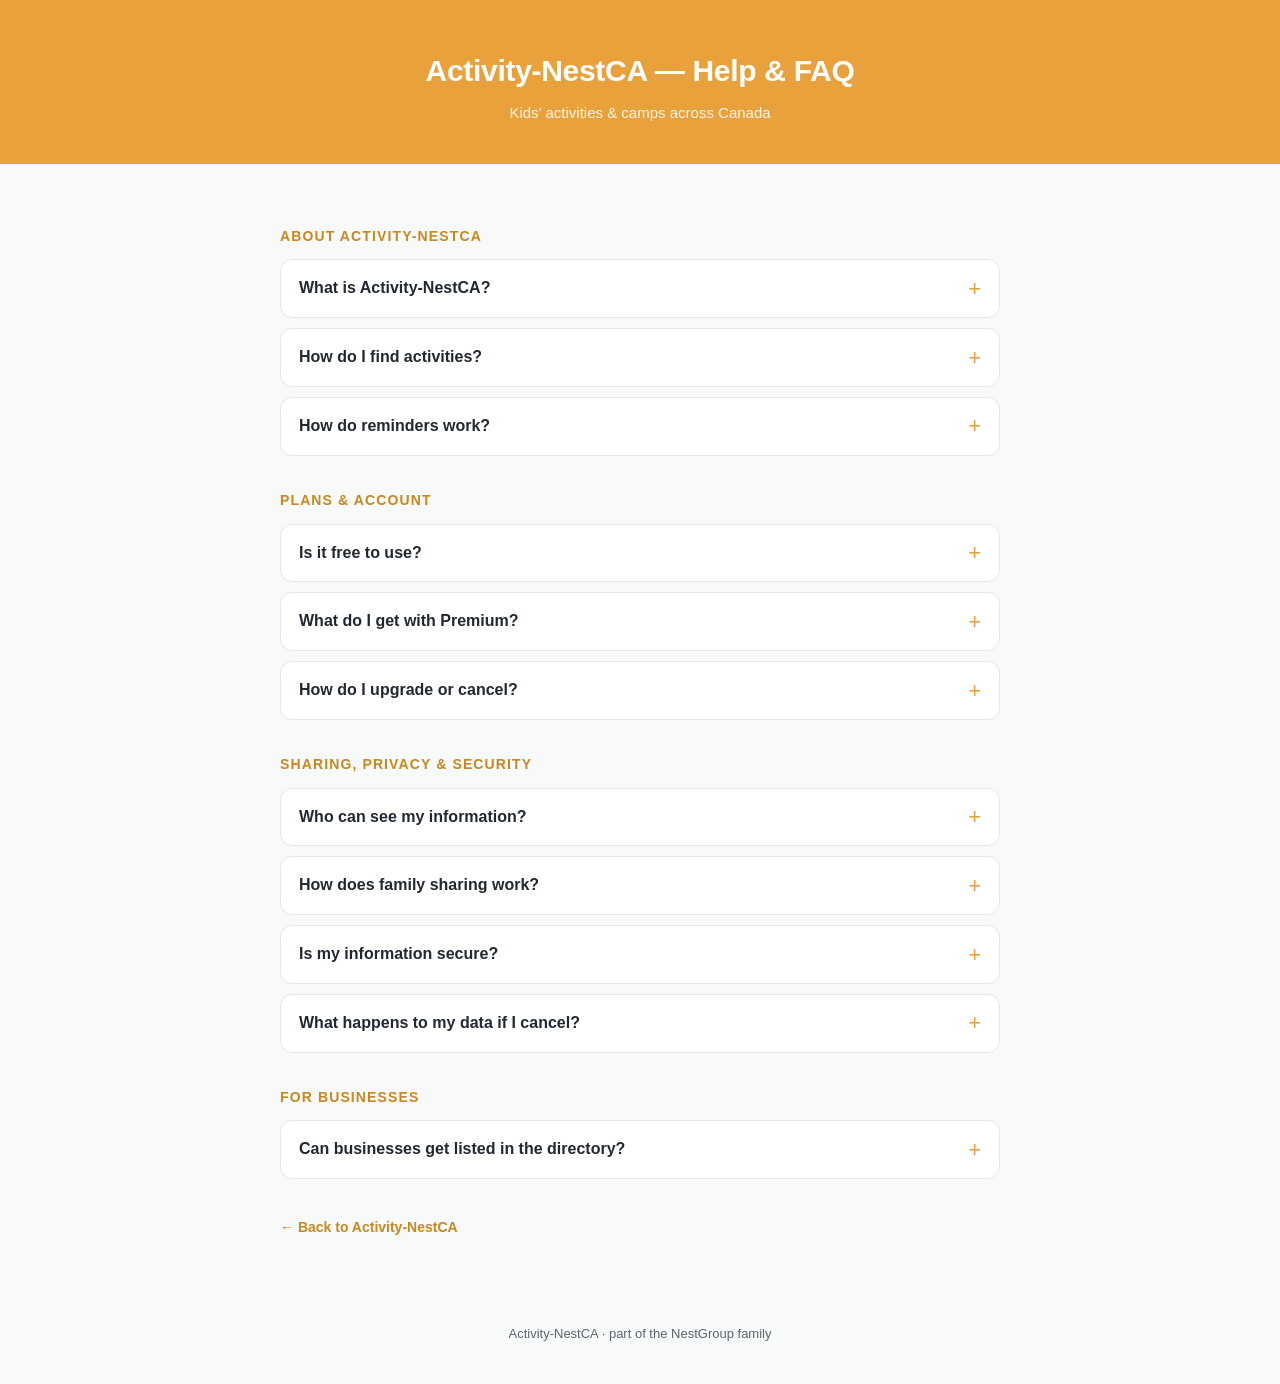
<file: faq.html>
<!DOCTYPE html>
<html lang="en">
<head>
<meta charset="UTF-8">
<meta name="viewport" content="width=device-width, initial-scale=1.0">
<title>Activity-NestCA — FAQ</title>
<style>
  :root { --accent:#E9A23B; --accent-dark:#C9871F; --ink:#222831; --muted:#5a6472; --line:#e3e8e7; --bg:#f7faf9; }
  * { box-sizing:border-box; }
  body { margin:0; font-family:-apple-system,BlinkMacSystemFont,'Segoe UI',Roboto,Helvetica,Arial,sans-serif; color:var(--ink); background:var(--bg); line-height:1.55; }
  header { background:var(--accent); color:#fff; padding:48px 20px 40px; text-align:center; }
  header h1 { margin:0 0 6px; font-size:30px; letter-spacing:-.3px; }
  header p { margin:0; opacity:.9; font-size:15px; }
  .wrap { max-width:760px; margin:0 auto; padding:28px 20px 60px; }
  h2 { font-size:14px; text-transform:uppercase; letter-spacing:.08em; color:var(--accent-dark); margin:34px 0 12px; }
  details { background:#fff; border:1px solid var(--line); border-radius:12px; margin:10px 0; overflow:hidden; }
  summary { cursor:pointer; padding:16px 18px; font-weight:600; font-size:16px; list-style:none; display:flex; justify-content:space-between; align-items:center; gap:12px; }
  summary::-webkit-details-marker { display:none; }
  summary::after { content:"+"; color:var(--accent); font-size:22px; font-weight:400; line-height:1; }
  details[open] summary::after { content:"–"; }
  details[open] summary { border-bottom:1px solid var(--line); }
  .answer { padding:14px 18px 18px; color:var(--muted); font-size:15px; }
  .back { display:inline-block; margin-top:28px; color:var(--accent-dark); text-decoration:none; font-weight:600; font-size:14px; }
  .back:hover { text-decoration:underline; }
  footer { text-align:center; color:var(--muted); font-size:13px; padding:24px 20px 40px; }
</style>
</head>
<body>
<header>
  <h1>Activity-NestCA — Help &amp; FAQ</h1>
  <p>Kids’ activities & camps across Canada</p>
</header>
<div class="wrap">
  <h2>About Activity-NestCA</h2>
  <details>
    <summary>What is Activity-NestCA?</summary>
    <div class="answer">A directory of kids’ activities and camps across Canada, plus tools to coordinate your family’s activities.</div>
  </details>
  <details>
    <summary>How do I find activities?</summary>
    <div class="answer">Browse or search by city, category and age, then link a chosen activity to a profile.</div>
  </details>
  <details>
    <summary>How do reminders work?</summary>
    <div class="answer">In-app reminders are free; email and SMS reminders are part of Premium.</div>
  </details>
  <h2>Plans &amp; account</h2>
  <details>
    <summary>Is it free to use?</summary>
    <div class="answer">Yes. Browsing the directory and one profile with the basic coordination tools — records, appointments, schedule, journal and calendar — are free. Premium is $15/month CAD and unlocks more.</div>
  </details>
  <details>
    <summary>What do I get with Premium?</summary>
    <div class="answer">Multiple profiles, family sharing, email/SMS notifications, a weekly newsletter, document storage, export/print, and the platform’s standout features.</div>
  </details>
  <details>
    <summary>How do I upgrade or cancel?</summary>
    <div class="answer">Upgrade any time from the Plans page. You can cancel whenever you like — premium features stay active until the end of your billing period.</div>
  </details>
  <h2>Sharing, privacy &amp; security</h2>
  <details>
    <summary>Who can see my information?</summary>
    <div class="answer">Only you and the people you choose to invite. No other member or family can see your data.</div>
  </details>
  <details>
    <summary>How does family sharing work?</summary>
    <div class="answer">Premium lets you invite people by email and give each one a role — admin, editor, or viewer. When they sign in, they see exactly what their role allows.</div>
  </details>
  <details>
    <summary>Is my information secure?</summary>
    <div class="answer">Yes. Each profile’s data is private to you and the people you invite, and access is enforced per account.</div>
  </details>
  <details>
    <summary>What happens to my data if I cancel?</summary>
    <div class="answer">Your data stays in your account. You simply lose access to the premium features until you upgrade again.</div>
  </details>
  <h2>For businesses</h2>
  <details>
    <summary>Can businesses get listed in the directory?</summary>
    <div class="answer">Yes — we welcome local providers. Get in touch through our contact page to be featured.</div>
  </details>
  <a class="back" href="/">← Back to Activity-NestCA</a>
</div>
<footer>Activity-NestCA · part of the NestGroup family</footer>
</body>
</html>
</file>
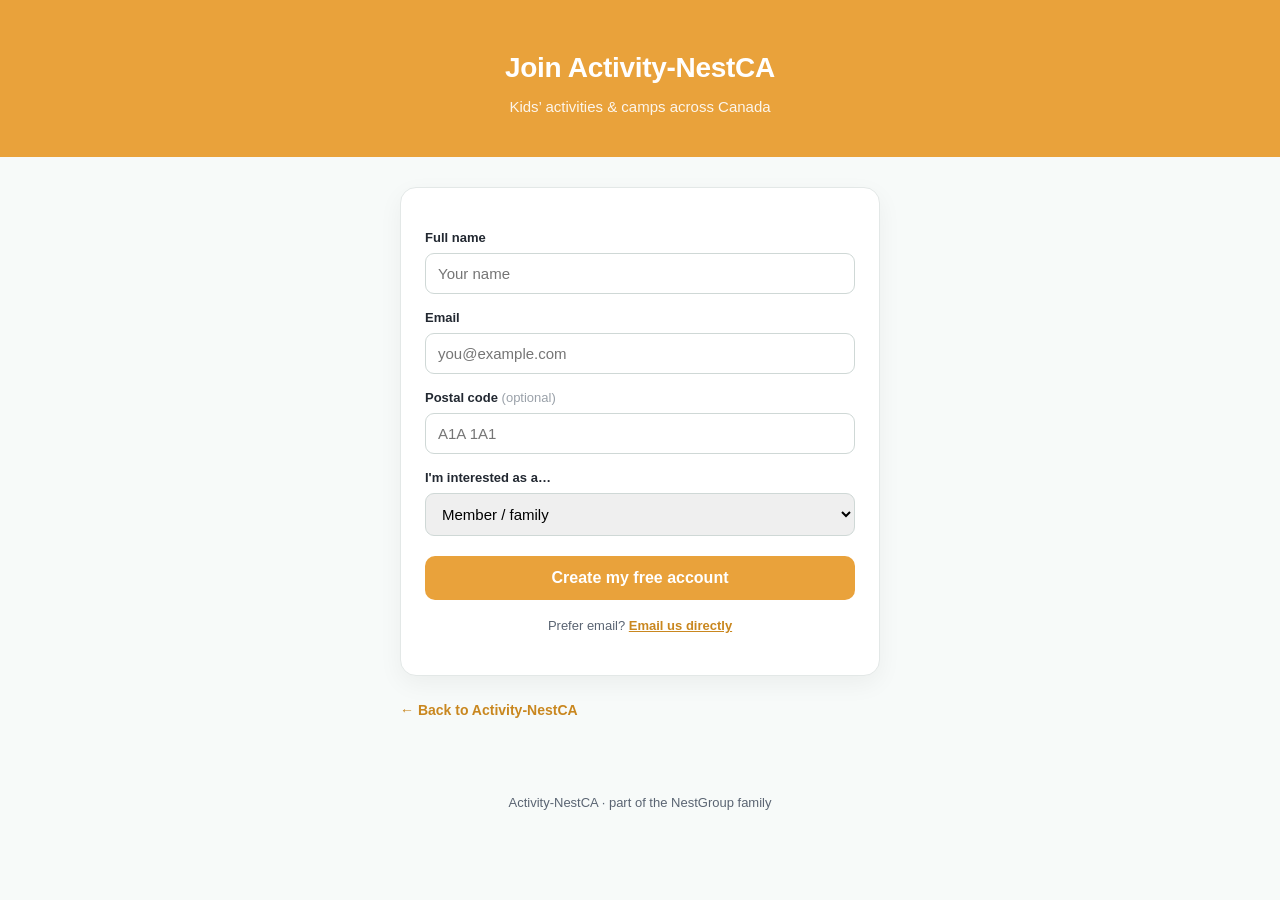
<file: signup.html>
<!DOCTYPE html>
<html lang="en">
<head>
<meta charset="UTF-8">
<meta name="viewport" content="width=device-width, initial-scale=1.0">
<title>Activity-NestCA — Sign Up</title>
<style>
  :root { --accent:#E9A23B; --accent-dark:#C9871F; --ink:#222831; --muted:#5a6472; --line:#e3e8e7; --bg:#f7faf9; }
  * { box-sizing:border-box; }
  body { margin:0; font-family:-apple-system,BlinkMacSystemFont,'Segoe UI',Roboto,Helvetica,Arial,sans-serif; color:var(--ink); background:var(--bg); line-height:1.55; }
  header { background:var(--accent); color:#fff; padding:46px 20px 38px; text-align:center; }
  header h1 { margin:0 0 6px; font-size:28px; letter-spacing:-.3px; }
  header p { margin:0; opacity:.9; font-size:15px; }
  .wrap { max-width:520px; margin:0 auto; padding:30px 20px 60px; }
  .card { background:#fff; border:1px solid var(--line); border-radius:16px; padding:26px 24px; box-shadow:0 8px 24px rgba(0,0,0,.05); }
  label { display:block; font-size:13px; font-weight:600; color:var(--ink); margin:14px 0 5px; }
  input, select { width:100%; padding:11px 12px; font-size:15px; border:1px solid #cfd8d6; border-radius:9px; font-family:inherit; }
  input:focus, select:focus { outline:none; border-color:var(--accent); box-shadow:0 0 0 3px rgba(0,0,0,.04); }
  button { width:100%; margin-top:20px; padding:13px; font-size:16px; font-weight:700; color:#fff; background:var(--accent); border:none; border-radius:10px; cursor:pointer; }
  button:hover { background:var(--accent-dark); }
  .alt { text-align:center; margin-top:16px; font-size:13px; color:var(--muted); }
  .alt a { color:var(--accent-dark); font-weight:600; }
  .back { display:inline-block; margin-top:24px; color:var(--accent-dark); text-decoration:none; font-weight:600; font-size:14px; }
  #ok { display:none; text-align:center; padding:18px 0; }
  #ok h2 { color:var(--accent-dark); margin:0 0 6px; }
  footer { text-align:center; color:var(--muted); font-size:13px; padding:10px 20px 40px; }
</style>
</head>
<body>
<header>
  <h1>Join Activity-NestCA</h1>
  <p>Kids’ activities & camps across Canada</p>
</header>
<div class="wrap">
  <div class="card">
    <form id="signup" action="https://formspree.io/f/YOUR_FORM_ID" method="POST">
      <!-- TODO: replace YOUR_FORM_ID above with your free Formspree form ID (formspree.io). -->
      <input type="hidden" name="platform" value="Activity-NestCA">
      <label for="name">Full name</label>
      <input id="name" type="text" name="name" required placeholder="Your name">
      <label for="email">Email</label>
      <input id="email" type="email" name="email" required placeholder="you@example.com">
      <label for="postal">Postal code <span style="font-weight:400;color:#9aa1a9">(optional)</span></label>
      <input id="postal" type="text" name="postal_code" placeholder="A1A 1A1">
      <label for="interest">I'm interested as a…</label>
      <select id="interest" name="interest">
        <option>Member / family</option>
        <option>Provider / business</option>
        <option>Just exploring</option>
      </select>
      <button type="submit">Create my free account</button>
    </form>
    <div id="ok">
      <h2>You're in! 🎉</h2>
      <p>Thanks for signing up — we'll be in touch shortly.</p>
    </div>
    <p class="alt">Prefer email? <a href="mailto:info@nestgroupca.ca?subject=Sign%20up%20for%20Activity-NestCA">Email us directly</a></p>
  </div>
  <a class="back" href="/">← Back to Activity-NestCA</a>
</div>
<footer>Activity-NestCA · part of the NestGroup family</footer>
<script>
  // Submits via AJAX so users stay on the page and see a success message.
  // Works once the Formspree form ID above is set. Falls back to normal submit otherwise.
  var form = document.getElementById('signup');
  form.addEventListener('submit', function(e){
    if (form.action.indexOf('YOUR_FORM_ID') !== -1) return; // not configured yet -> normal behavior
    e.preventDefault();
    fetch(form.action, { method:'POST', body:new FormData(form), headers:{'Accept':'application/json'} })
      .then(function(r){ if(r.ok){ form.style.display='none'; document.getElementById('ok').style.display='block'; }
                          else { form.submit(); } })
      .catch(function(){ form.submit(); });
  });
</script>
</body>
</html>
</file>
